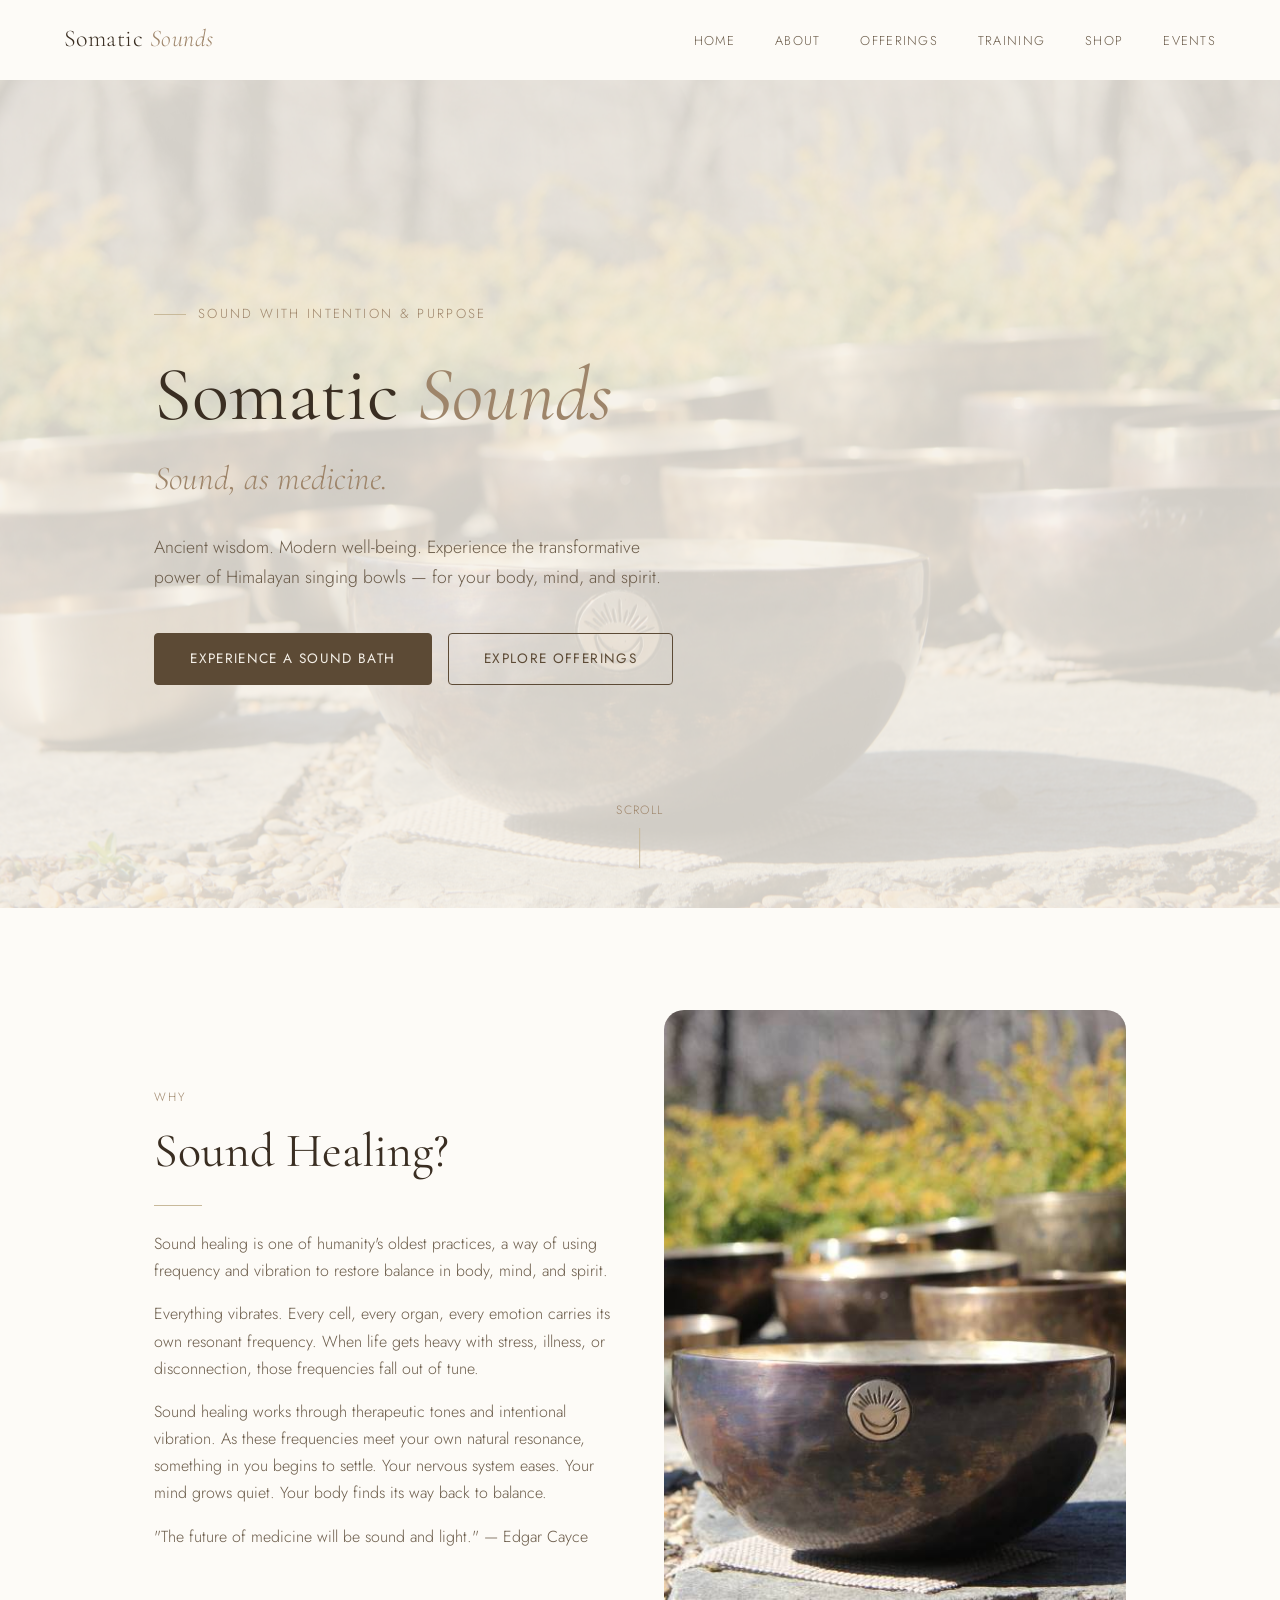
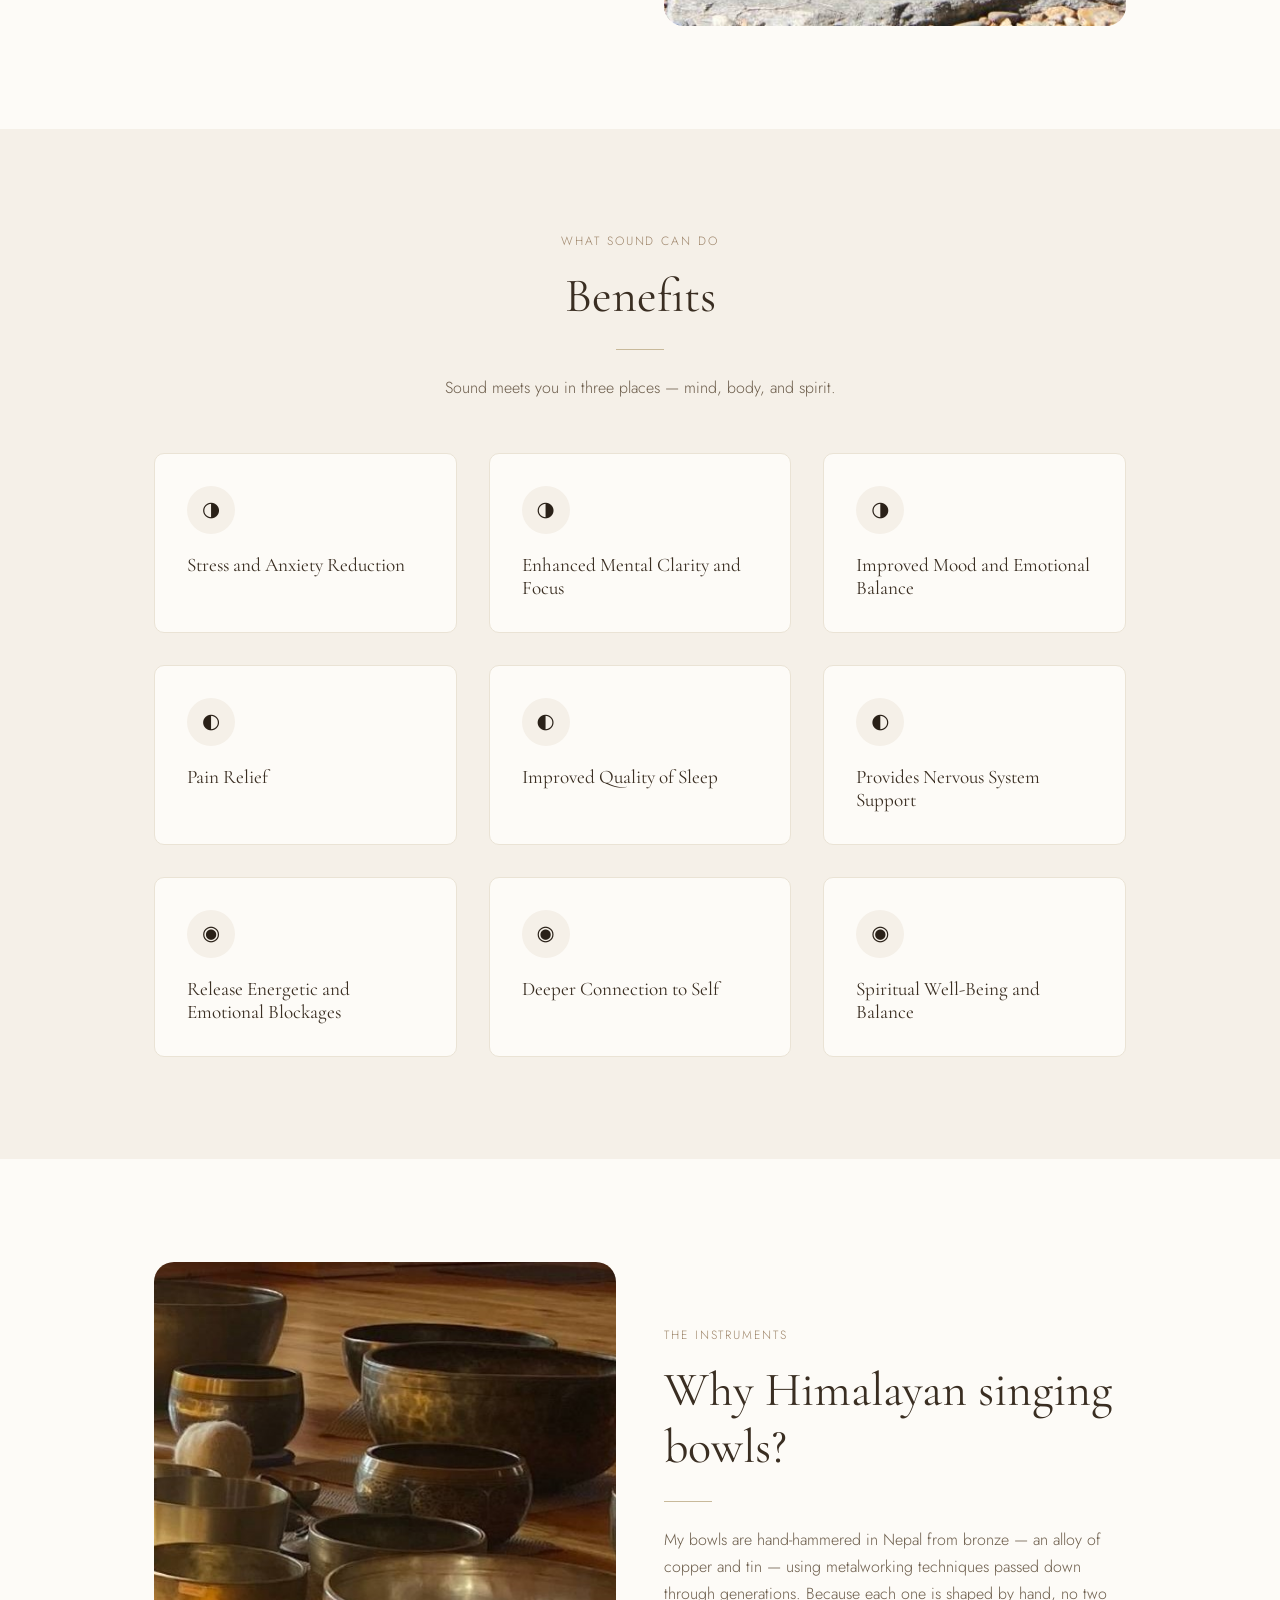
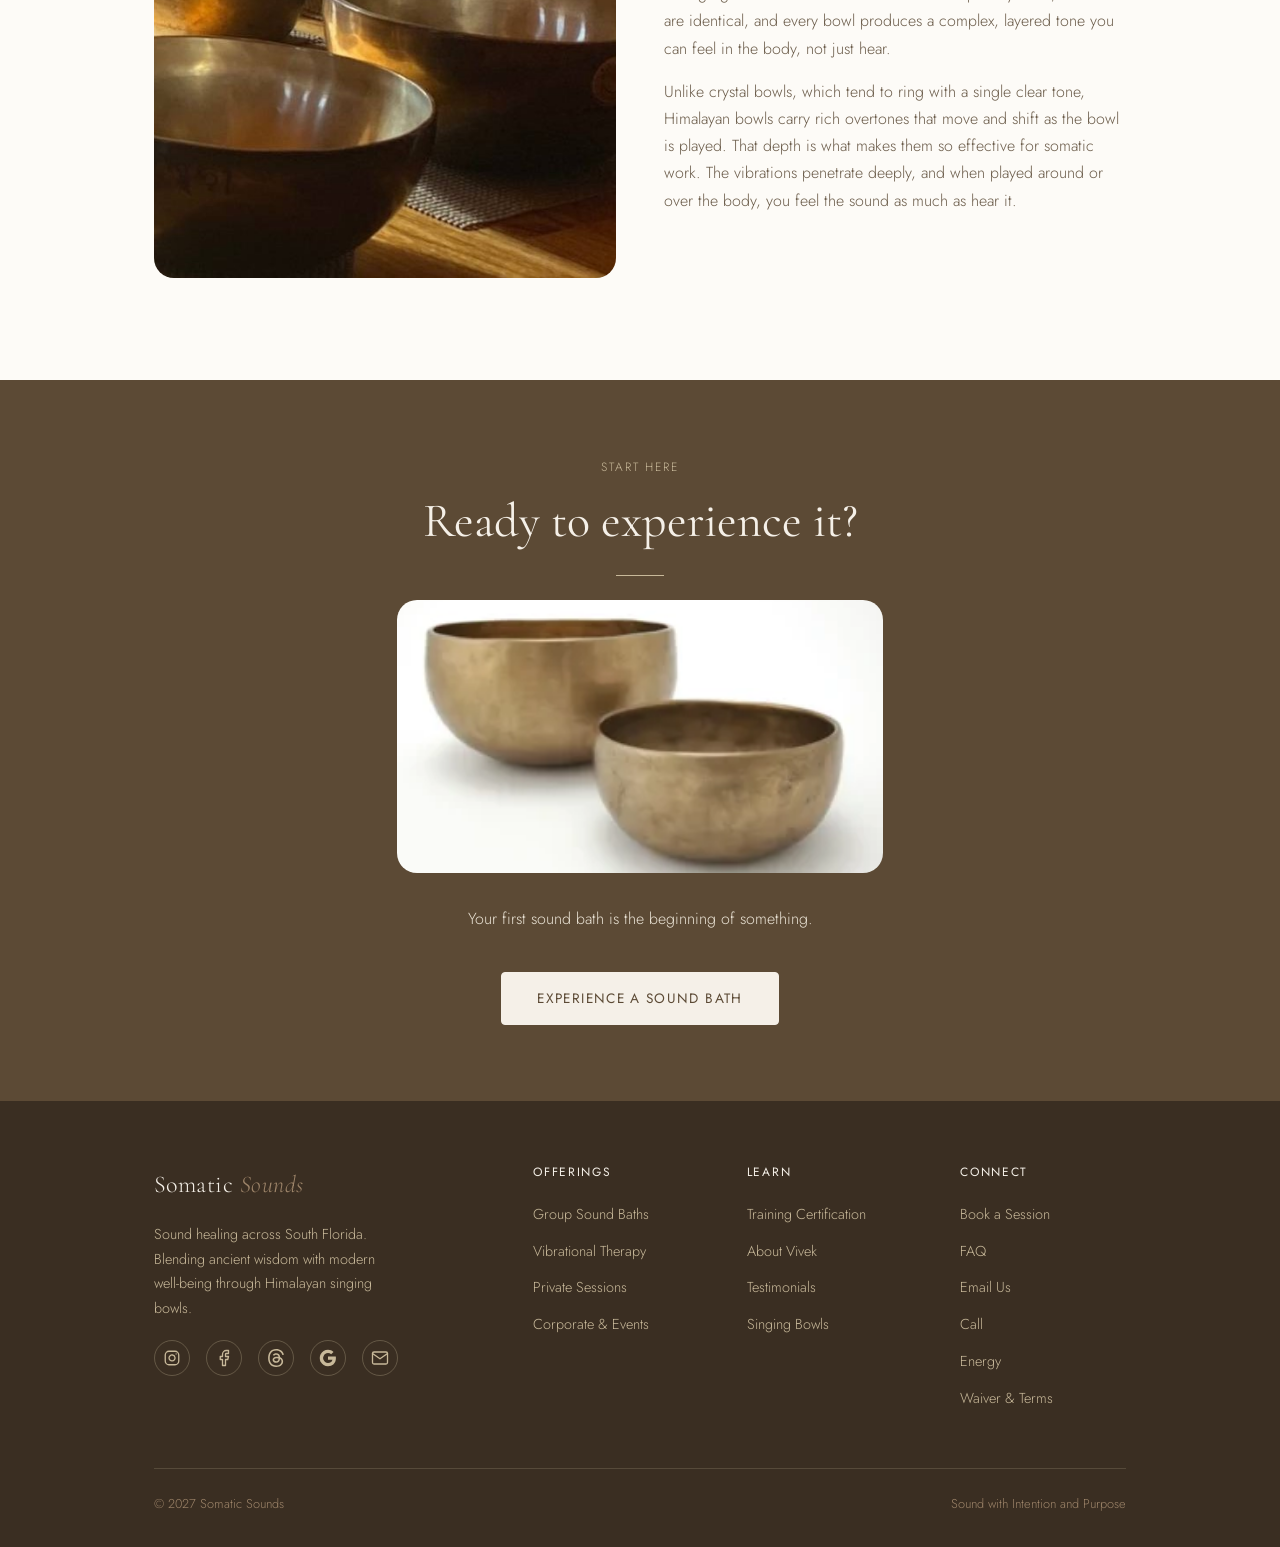
<file: index.html>
<!-- ============================
     SOMATIC SOUNDS — index.html
     ============================ -->
<!DOCTYPE html>
<html lang="en">
<head>
  <meta charset="UTF-8" />
  <meta name="viewport" content="width=device-width, initial-scale=1.0" />
  <title>Somatic Sounds | Sound Healing in Fort Lauderdale & South Florida</title>
  <meta name="description" content="Sound healing in Fort Lauderdale, Miami, and West Palm Beach with Himalayan singing bowls. Group sound baths, private Vibrational Sound Therapy, sound healing training, and retreats." />
  <link rel="canonical" href="https://somaticsounds.net/" />



<!-- Favicon -->
<link rel="icon" href="/favicon.ico" sizes="any">
<link rel="icon" type="image/png" sizes="32x32" href="/assets/images/favicons/somatic-favicon-32x32.png">
<link rel="icon" type="image/png" sizes="16x16" href="/assets/images/favicons/somatic-favicon-16x16.png">
<link rel="apple-touch-icon" sizes="180x180" href="/assets/images/favicons/somatic-favicon-180x180.png">
<link rel="icon" type="image/png" sizes="192x192" href="/assets/images/favicons/somatic-favicon-192x192.png">
<link rel="icon" type="image/png" sizes="512x512" href="/assets/images/favicons/somatic-favicon-512x512.png">

  <!-- Open Graph -->
  <meta property="og:title" content="Somatic Sounds | Sound Healing in Fort Lauderdale & South Florida" />
  <meta property="og:description" content="Sound healing across South Florida — Fort Lauderdale, Miami, and West Palm Beach. Offering group sound bath meditations, private sessions & sound healing training using Himalayan singing bowls to promote wellness and balance. Led by Vivek Chugh." />
  <meta property="og:url" content="https://somaticsounds.net/" />
  <meta property="og:image" content="https://somaticsounds.net/assets/images/2024/04/1-22-IMG_5878-scaled.jpg" />
  <meta property="og:type" content="website" />
  <meta property="og:site_name" content="Somatic Sounds" />
  <meta property="og:image:alt" content="Vivek Chugh sound healing facilitator in South Florida" />

  <!-- Twitter Card -->
  <meta name="twitter:card" content="summary_large_image" />
  <meta name="twitter:title" content="Somatic Sounds | Sound Healing in Fort Lauderdale & South Florida" />
  <meta name="twitter:description" content="Sound healing across South Florida — Fort Lauderdale, Miami, and West Palm Beach. Offering group sound bath meditations, private sessions & sound healing training using Himalayan singing bowls to promote wellness and balance. Led by Vivek Chugh." />
  <meta name="twitter:image" content="https://somaticsounds.net/assets/images/2024/04/1-22-IMG_5878-scaled.jpg" />
  <!-- Schema.org: Local Business -->
  <script type="application/ld+json">
  {
    "@context": "https://schema.org",
    "@type": "HealthAndBeautyBusiness",
    "@id": "https://somaticsounds.net/#business",
    "name": "Somatic Sounds",
    "url": "https://somaticsounds.net",
    "logo": "https://somaticsounds.net/assets/images/favicons/somatic-favicon-512x512.png",
    "image": "https://somaticsounds.net/assets/images/2024/04/1-22-IMG_5878-scaled.jpg",
    "description": "Vibrational Sound Therapy. Offering group sound bath, sound healing meditations, private event sessions & sound healing training using Himalayan singing bowls to promote wellness and balance.",
    "founder": { "@type": "Person", "name": "Vivek Chugh" },
    "address": {
      "@type": "PostalAddress",
      "addressLocality": "Fort Lauderdale",
      "addressRegion": "FL",
      "addressCountry": "US"
    },
    "areaServed": [
      { "@type": "City", "name": "Fort Lauderdale" },
      { "@type": "City", "name": "Miami" },
      { "@type": "City", "name": "West Palm Beach" }
    ],
    "telephone": "+1-828-505-6976",
    "email": "somaticsoundsvst@gmail.com",
    "priceRange": "$$",
    "sameAs": [
      "https://www.instagram.com/somatic_sounds_vivek/",
      "https://www.facebook.com/profile.php?id=61555731204932",
      "https://www.threads.net/@somatic_sounds_vivek"
    ]
  }
  </script>
  <!-- Preload the two faces used above the fold -->
  <!-- Preload every face used above the fold. The nav wordmark is
       Cormorant 300 (roman + italic) — that is the one that used to flash. -->
  <link rel="preload" href="assets/fonts/jost-latin-300-normal.woff2" as="font" type="font/woff2" crossorigin />
  <link rel="preload" href="assets/fonts/jost-latin-400-normal.woff2" as="font" type="font/woff2" crossorigin />
  <link rel="preload" href="assets/fonts/cormorant-garamond-latin-300-normal.woff2" as="font" type="font/woff2" crossorigin />
  <link rel="preload" href="assets/fonts/cormorant-garamond-latin-300-italic.woff2" as="font" type="font/woff2" crossorigin />
  <link rel="preload" href="assets/fonts/cormorant-garamond-latin-400-normal.woff2" as="font" type="font/woff2" crossorigin />
  <link rel="preload" href="assets/fonts/cormorant-garamond-latin-400-italic.woff2" as="font" type="font/woff2" crossorigin />
  <link rel="stylesheet" href="assets/css/style.css" />
</head>
<body class="page-body">

  <!-- NAV -->
  <nav class="site-nav">
    <a href="index.html" class="nav-logo">Somatic <span>Sounds</span></a>
    <ul class="nav-links">
      <li><a href="index.html">Home</a></li>
      <li><a href="about.html">About</a></li>
      <li><a href="offerings.html">Offerings</a></li>
      <li><a href="training.html">Training</a></li>
      <li><a href="shop.html">Shop</a></li>
      <li><a href="events.html">Events</a></li>
    </ul>
    <button class="nav-toggle" aria-label="Menu">
      <span></span><span></span><span></span>
    </button>
  </nav>

<!-- ============ HERO ============ -->
<section class="hero">
  <div class="hero-bg"></div>
  <div class="container">
    <div class="hero-content">
      <p class="hero-eyebrow">Sound with Intention & Purpose</p>
       <h1>Somatic <span class="hero-accent">Sounds</span></h1>
      <h2 class="hero-tagline"><em>Sound, as medicine.</em></h2>
      <p class="hero-sub">Ancient wisdom. Modern well-being. Experience the transformative power of Himalayan singing bowls — for your body, mind, and spirit.</p>
      <div class="hero-actions">
        <a href="events.html" class="btn btn-primary">Experience a Sound Bath</a>
        <a href="offerings.html" class="btn btn-outline">Explore Offerings</a>
      </div>
    </div>
  </div>
  <div class="hero-scroll">Scroll</div>
</section>

  <!-- ============ WHAT IS SOUND HEALING ============ -->
  <section class="bg-white">
    <div class="container">
      <div class="grid-2">
        <div class="fade-up">
          <span class="section-label">Why</span>
                    <h2>Sound Healing?</h2>
          <div class="divider"></div>
          <p>Sound healing is one of humanity's oldest practices, a way of using frequency and vibration to restore balance in body, mind, and spirit.</p>
          <p class="mt-1">Everything vibrates. Every cell, every organ, every emotion carries its own resonant frequency. When life gets heavy with stress, illness, or disconnection, those frequencies fall out of tune.</p>
          <p class="mt-1">Sound healing works through therapeutic tones and intentional vibration. As these frequencies meet your own natural resonance, something in you begins to settle. Your nervous system eases. Your mind grows quiet. Your body finds its way back to balance.</p>
          <p class="mt-1">"The future of medicine will be sound and light." — Edgar Cayce</p>
          
          <!--a href="offerings.html" class="btn btn-outline mt-2">Our Offerings</a-->
        </div>
        <div class="img-rounded fade-up" style="animation-delay: 0.15s;">
          <img src="assets/images/2024/04/1-22-IMG_5878-sound.jpg" alt="Himalayan singing bowls arranged for a sound healing session" class="img-tall" width="1024" height="648" loading="lazy" />
        </div>
      </div>
    </div>
  </section>

  <!-- ============ BENEFITS ============ -->
  <section class="bg-sand">
    <div class="container">
      <div class="section-header center fade-up">
        <span class="section-label">What sound can do</span>
        <h2>Benefits</h2>
        <div class="divider center"></div>
        <p>Sound meets you in three places — mind, body, and spirit.</p>
      </div>
      <div class="grid-3 mt-2">
        <div class="card fade-up">
          <div class="card-icon">◑</div>
          <h4>Stress and Anxiety Reduction</h4>
          <p></p>
        </div>
        <div class="card fade-up" style="animation-delay:0.1s">
          <div class="card-icon">◑</div>
          <h4>Enhanced Mental Clarity and Focus</h4>
          <p></p>
        </div>
        <div class="card fade-up" style="animation-delay:0.2s">
          <div class="card-icon">◑</div>
          <h4>Improved Mood and Emotional Balance</h4>
          <p></p>
        </div>
        <div class="card fade-up" style="animation-delay:0.05s">
          <div class="card-icon">◐</div>
          <h4>Pain Relief</h4>
          <p></p>
        </div>
        <div class="card fade-up" style="animation-delay:0.15s">
          <div class="card-icon">◐</div>
          <h4>Improved Quality of Sleep</h4>
          <p></p>
        </div>
        <div class="card fade-up" style="animation-delay:0.25s">
          <div class="card-icon">◐</div>
          <h4>Provides Nervous System Support</h4>
          <p></p>
        </div>
        <div class="card fade-up" style="animation-delay:0.1s">
          <div class="card-icon">◉</div>
          <h4>Release Energetic and Emotional Blockages</h4>
          <p></p>
        </div>
        <div class="card fade-up" style="animation-delay:0.2s">
          <div class="card-icon">◉</div>
          <h4>Deeper Connection to Self</h4>
          <p></p>
        </div>
        <div class="card fade-up" style="animation-delay:0.3s">
          <div class="card-icon">◉</div>
          <h4>Spiritual Well-Being and Balance</h4>
          <p></p>
        </div>
      </div>
    </div>
  </section>

  <!-- ============ WHY HIMALAYAN BOWLS ============ -->
  <section class="bg-white">
    <div class="container">
      <div class="grid-2">
        <div class="img-rounded fade-up">
          <img src="assets/images/bowls/mixbowldark2.jpg"
               alt="Hand-hammered Himalayan singing bowls from Nepal"
               class="img-tall"
               width="1024" height="648" loading="lazy" />
        </div>
        <div class="fade-up" style="animation-delay: 0.15s;">
          <span class="section-label">The Instruments</span>
          <h2>Why Himalayan singing bowls?</h2>
          <div class="divider"></div>
          <p>My bowls are hand-hammered in Nepal from bronze — an alloy of copper and tin — using metalworking techniques passed down through generations. Because each one is shaped by hand, no two are identical, and every bowl produces a complex, layered tone you can feel in the body, not just hear.</p>
          <p class="mt-1">Unlike crystal bowls, which tend to ring with a single clear tone, Himalayan bowls carry rich overtones that move and shift as the bowl is played. That depth is what makes them so effective for somatic work. The vibrations penetrate deeply, and when played around or over the body, you feel the sound as much as hear it.</p>
        </div>
      </div>
    </div>
  </section>

  <!-- ============ CTA BAND ============ -->
  <section class="band">
    <div class="container center fade-up">
      <span class="section-label" style="color: var(--stone);">Start Here</span>
      <h2>Ready to experience it?</h2>
      <div class="divider center" style="background:var(--stone)"></div>
      <img src="assets/images/2024/09/photo-1579755219068-207d2d6c397d-300x247.webp" alt="Himalayan bowls" class="img-rounded img-wide" style="max-width: 50%; height: auto; display: block; margin: 0 auto 2rem;" width="300" height="247" loading="lazy" />
      <p style="color:var(--sand-dark); margin: 0 auto 2.5rem;">Your first sound bath is the beginning of something.</p>
      <div class="gap-actions" style="justify-content:center">
        <a href="events.html" class="btn btn-light">Experience a Sound Bath</a>
        </div>
    </div>
  </section> 

  <!-- FOOTER -->
  <footer class="site-footer">
    <div class="container">
      <div class="footer-grid">
				<div class="footer-brand">
				  <a href="index.html" class="nav-logo">Somatic <span>Sounds</span></a>
				  <p>Sound healing across South Florida. Blending ancient wisdom with modern well-being through Himalayan singing bowls.</p>
				  <div class="social-links">
					<a href="https://www.instagram.com/somatic_sounds_vivek/" aria-label="Instagram" target="_blank" rel="noopener">
					  <svg viewBox="0 0 24 24" fill="none" stroke="currentColor" stroke-width="1.75" stroke-linecap="round" stroke-linejoin="round" aria-hidden="true">
						<rect x="3" y="3" width="18" height="18" rx="5" ry="5"/>
						<path d="M16 11.37A4 4 0 1 1 12.63 8 4 4 0 0 1 16 11.37z"/>
						<line x1="17.5" y1="6.5" x2="17.51" y2="6.5"/>
					  </svg>
					</a>
					<a href="https://www.facebook.com/profile.php?id=61555731204932&sk=about" aria-label="Facebook" target="_blank" rel="noopener">
					  <svg viewBox="0 0 24 24" fill="none" stroke="currentColor" stroke-width="1.75" stroke-linecap="round" stroke-linejoin="round" aria-hidden="true">
						<path d="M18 2h-3a5 5 0 0 0-5 5v3H7v4h3v8h4v-8h3l1-4h-4V7a1 1 0 0 1 1-1h3z"/>
					  </svg>
					</a>
					<a href="https://www.threads.net/@somatic_sounds_vivek" aria-label="Threads" target="_blank" rel="noopener">
					  <svg viewBox="0 0 24 24" fill="currentColor" aria-hidden="true">
						<path d="M12.186 24h-.007c-3.581-.024-6.334-1.205-8.184-3.509C2.35 18.44 1.5 15.586 1.472 12.01v-.017c.03-3.579.879-6.43 2.525-8.482C5.845 1.205 8.6.024 12.18 0h.014c2.746.02 5.043.725 6.826 2.098 1.677 1.29 2.858 3.13 3.509 5.467l-2.04.569c-1.104-3.96-3.898-5.984-8.304-6.015-2.91.022-5.11.936-6.54 2.717C4.307 6.504 3.616 8.914 3.589 12c.027 3.086.718 5.496 2.057 7.164 1.43 1.78 3.631 2.695 6.54 2.717 2.623-.02 4.358-.631 5.8-2.045 1.647-1.613 1.618-3.593 1.09-4.798-.31-.71-.873-1.3-1.634-1.75-.192 1.352-.622 2.446-1.284 3.272-.886 1.102-2.14 1.704-3.73 1.79-1.202.065-2.361-.218-3.259-.801-1.063-.689-1.685-1.74-1.752-2.964-.065-1.19.408-2.285 1.33-3.082.88-.76 2.119-1.207 3.583-1.291a13.853 13.853 0 0 1 3.02.142c-.126-.742-.375-1.332-.75-1.757-.513-.586-1.308-.883-2.359-.89h-.029c-.844 0-1.992.232-2.721 1.32L7.734 7.847c.98-1.454 2.568-2.256 4.478-2.256h.044c3.194.02 5.097 1.975 5.287 5.388.108.046.216.094.321.142 1.49.7 2.58 1.761 3.154 3.07.797 1.82.871 4.79-1.548 7.158-1.85 1.81-4.094 2.628-7.277 2.65Zm1.003-11.69c-.242 0-.487.007-.739.021-1.836.103-2.98.946-2.916 2.143.067 1.256 1.452 1.839 2.784 1.767 1.224-.065 2.818-.543 3.086-3.71a10.5 10.5 0 0 0-2.215-.221z"/>
					  </svg>
					</a>
					<a href="https://maps.app.goo.gl/hyhvpstZaKZkkean6" aria-label="Google" target="_blank" rel="noopener">
					  <svg viewBox="0 0 24 24" fill="currentColor" aria-hidden="true">
						<path d="M22.56 12.25c0-.78-.07-1.53-.2-2.25H12v4.26h5.92c-.26 1.37-1.04 2.53-2.21 3.31v2.77h3.57c2.08-1.92 3.28-4.74 3.28-8.09z"/>
						<path d="M12 23c2.97 0 5.46-.98 7.28-2.66l-3.57-2.77c-.99.66-2.26 1.06-3.71 1.06-2.86 0-5.29-1.93-6.16-4.53H2.18v2.84C3.99 20.53 7.7 23 12 23z"/>
						<path d="M5.84 14.09c-.22-.66-.35-1.36-.35-2.09s.13-1.43.35-2.09V7.07H2.18C1.43 8.55 1 10.22 1 12s.43 3.45 1.18 4.93l2.85-2.22.81-.62z"/>
						<path d="M12 5.38c1.62 0 3.06.56 4.21 1.64l3.15-3.15C17.45 2.09 14.97 1 12 1 7.7 1 3.99 3.47 2.18 7.07l3.66 2.84c.87-2.6 3.3-4.53 6.16-4.53z"/>
					  </svg>
					</a>
					<a href="mailto:somaticsoundsvst@gmail.com" aria-label="Email">
					  <svg viewBox="0 0 24 24" fill="none" stroke="currentColor" stroke-width="1.75" stroke-linecap="round" stroke-linejoin="round" aria-hidden="true">
						<path d="M4 4h16c1.1 0 2 .9 2 2v12c0 1.1-.9 2-2 2H4c-1.1 0-2-.9-2-2V6c0-1.1.9-2 2-2z"/>
						<polyline points="22,6 12,13 2,6"/>
					  </svg>
					</a>
				  </div>
				</div>
        <div class="footer-col">
          <h4>Offerings</h4>
          <ul>
            <li><a href="events.html">Group Sound Baths</a></li>
            <li><a href="offerings.html">Vibrational Therapy</a></li>
            <li><a href="offerings.html">Private Sessions</a></li>
            <li><a href="offerings.html">Corporate & Events</a></li>
          </ul>
        </div>
        <div class="footer-col">
          <h4>Learn</h4>
          <ul>
            <li><a href="training.html">Training Certification</a></li>
            <li><a href="about.html">About Vivek</a></li>
            <li><a href="events.html#testimonials">Testimonials</a></li>
            <li><a href="shop.html">Singing Bowls</a></li>
          </ul>
        </div>
        <div class="footer-col">
          <h4>Connect</h4>
          <ul>
            <li><a href="events.html">Book a Session</a></li>
            <li><a href="events.html#faq">FAQ</a></li>
            <li><a href="mailto:somaticsoundsvst@gmail.com">Email Us</a></li>
            <li><a href="https://maps.app.goo.gl/hyhvpstZaKZkkean6">Call</a></li>
            <li><a href="energy.html">Energy</a></li>
            <li><a href="liability.html">Waiver & Terms</a></li>
          </ul>
        </div>
      </div>
      <div class="footer-bottom">
        <span>© 2027 Somatic Sounds</span>
        <span>Sound with Intention and Purpose</span>
      </div>
    </div>
  </footer>

  <script src="assets/js/main.js"></script>
</body>
</html>
</file>
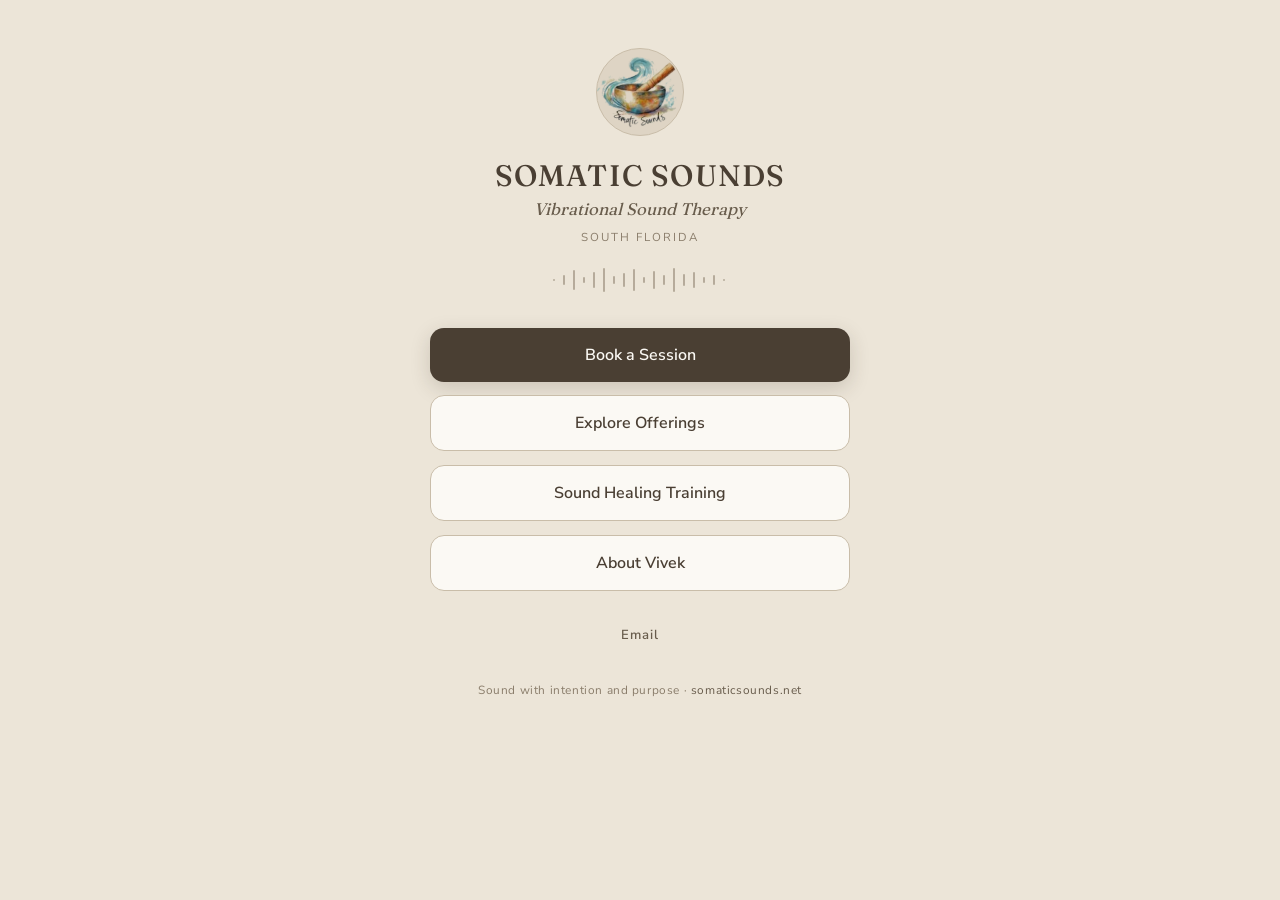
<file: linktree/index.html>
<!DOCTYPE html>
<html lang="en">
<head>
  <meta charset="UTF-8" />
  <meta name="viewport" content="width=device-width, initial-scale=1.0" />
  <title>Somatic Sounds — Links</title>
  <meta name="description" content="Somatic Sounds with Vivek Chugh. Book a sound bath, shop Himalayan singing bowls, and explore vibrational sound therapy in Fort Lauderdale and South Florida." />
  <link rel="canonical" href="https://somaticsounds.net/linktree/" />

  <link rel="icon" type="image/jpeg" href="/assets/images/2024/04/cropped-Gemini_Generated_Image-32x32.jpeg" />
  <link rel="apple-touch-icon" href="/assets/images/2024/04/cropped-Gemini_Generated_Image-180x180.jpeg" />

  <!-- Open Graph -->
  <meta property="og:title" content="Somatic Sounds — Links" />
  <meta property="og:description" content="Book a sound bath, shop singing bowls, and explore vibrational sound therapy in Fort Lauderdale and South Florida." />
  <meta property="og:url" content="https://somaticsounds.net/linktree/" />
  <meta property="og:image" content="https://somaticsounds.net/assets/images/2024/05/09-DSC06064.jpg" />
  <meta property="og:type" content="website" />
  <meta property="og:site_name" content="Somatic Sounds" />

  <!-- Preload the two faces used above the fold -->
  <link rel="preload" href="../assets/fonts/nunito-sans-latin-400-normal.woff2" as="font" type="font/woff2" crossorigin />
  <link rel="preload" href="../assets/fonts/fraunces-latin-opsz-normal.woff2" as="font" type="font/woff2" crossorigin />

  <style>
    /* ---- FONTS (self-hosted) ----
       Fraunces (variable, optical-size axis) + Nunito Sans, woff2.
       Both SIL Open Font License 1.1. */

    @font-face {
      font-family: 'Fraunces';
      font-style: normal;
      font-weight: 100 900;
      font-display: block;
      src: url('../assets/fonts/fraunces-latin-opsz-normal.woff2') format('woff2');
      unicode-range: U+0000-00FF,U+0131,U+0152-0153,U+02BB-02BC,U+02C6,U+02DA,U+02DC,U+0304,U+0308,U+0329,U+2000-206F,U+20AC,U+2122,U+2191,U+2193,U+2212,U+2215,U+FEFF,U+FFFD;
    }
    @font-face {
      font-family: 'Fraunces';
      font-style: normal;
      font-weight: 100 900;
      font-display: block;
      src: url('../assets/fonts/fraunces-latin-ext-opsz-normal.woff2') format('woff2');
      unicode-range: U+0100-02BA,U+02BD-02C5,U+02C7-02CC,U+02CE-02D7,U+02DD-02FF,U+0304,U+0308,U+0329,U+1D00-1DBF,U+1E00-1E9F,U+1EF2-1EFF,U+2020,U+20A0-20AB,U+20AD-20C0,U+2113,U+2C60-2C7F,U+A720-A7FF;
    }

    @font-face {
      font-family: 'Nunito Sans';
      font-style: normal;
      font-weight: 400;
      font-display: swap;
      src: url('../assets/fonts/nunito-sans-latin-400-normal.woff2') format('woff2');
      unicode-range: U+0000-00FF,U+0131,U+0152-0153,U+02BB-02BC,U+02C6,U+02DA,U+02DC,U+0304,U+0308,U+0329,U+2000-206F,U+20AC,U+2122,U+2191,U+2193,U+2212,U+2215,U+FEFF,U+FFFD;
    }
    @font-face {
      font-family: 'Nunito Sans';
      font-style: normal;
      font-weight: 400;
      font-display: swap;
      src: url('../assets/fonts/nunito-sans-latin-ext-400-normal.woff2') format('woff2');
      unicode-range: U+0100-02BA,U+02BD-02C5,U+02C7-02CC,U+02CE-02D7,U+02DD-02FF,U+0304,U+0308,U+0329,U+1D00-1DBF,U+1E00-1E9F,U+1EF2-1EFF,U+2020,U+20A0-20AB,U+20AD-20C0,U+2113,U+2C60-2C7F,U+A720-A7FF;
    }
    @font-face {
      font-family: 'Nunito Sans';
      font-style: normal;
      font-weight: 600;
      font-display: swap;
      src: url('../assets/fonts/nunito-sans-latin-600-normal.woff2') format('woff2');
      unicode-range: U+0000-00FF,U+0131,U+0152-0153,U+02BB-02BC,U+02C6,U+02DA,U+02DC,U+0304,U+0308,U+0329,U+2000-206F,U+20AC,U+2122,U+2191,U+2193,U+2212,U+2215,U+FEFF,U+FFFD;
    }
    @font-face {
      font-family: 'Nunito Sans';
      font-style: normal;
      font-weight: 600;
      font-display: swap;
      src: url('../assets/fonts/nunito-sans-latin-ext-600-normal.woff2') format('woff2');
      unicode-range: U+0100-02BA,U+02BD-02C5,U+02C7-02CC,U+02CE-02D7,U+02DD-02FF,U+0304,U+0308,U+0329,U+1D00-1DBF,U+1E00-1E9F,U+1EF2-1EFF,U+2020,U+20A0-20AB,U+20AD-20C0,U+2113,U+2C60-2C7F,U+A720-A7FF;
    }

    :root {
      --bg: #ece5d8;
      --sand: #ded4c4;
      --sand-dark: #c9bda9;
      --white: #fbf9f4;
      --bark: #4a3f33;
      --stone: #8a7d6b;
      --stone-dark: #685c4c;
      --radius-md: 14px;
      --radius-lg: 22px;
      --font-serif: 'Fraunces', Georgia, serif;
      --font-sans: 'Nunito Sans', system-ui, sans-serif;
      --transition: 0.25s ease;
    }

    * { box-sizing: border-box; margin: 0; padding: 0; }

    body {
      font-family: var(--font-sans);
      background: var(--bg);
      color: var(--bark);
      min-height: 100vh;
      display: flex;
      justify-content: center;
      padding: 3rem 1.25rem 2.5rem;
      -webkit-font-smoothing: antialiased;
    }

    .hub {
      width: 100%;
      max-width: 420px;
      text-align: center;
      animation: rise 0.7s ease both;
    }
    @keyframes rise {
      from { opacity: 0; transform: translateY(14px); }
      to   { opacity: 1; transform: translateY(0); }
    }

    /* emblem */
    .emblem {
      width: 88px;
      height: 88px;
      margin: 0 auto 1.5rem;
      border-radius: 50%;
      overflow: hidden;
      background: var(--sand);
      border: 1px solid var(--sand-dark);
    }
    .emblem img {
      width: 100%;
      height: 100%;
      object-fit: cover;
      display: block;
    }

    .wordmark {
      font-family: var(--font-serif);
      font-size: 1.85rem;
      font-weight: 500;
      letter-spacing: 0.04em;
      text-transform: uppercase;
      color: var(--bark);
      line-height: 1.1;
    }
    .tagline {
      font-family: var(--font-serif);
      font-style: italic;
      font-size: 1.05rem;
      color: var(--stone-dark);
      margin-top: 0.4rem;
    }
    .location {
      font-size: 0.72rem;
      letter-spacing: 0.18em;
      text-transform: uppercase;
      color: var(--stone);
      margin-top: 0.6rem;
    }

    /* waveform divider, a nod to the card */
    .wave {
      width: 180px;
      height: 26px;
      margin: 1.4rem auto 1.8rem;
      opacity: 0.55;
    }
    .wave line { stroke: var(--stone); stroke-width: 2; stroke-linecap: round; }

    .links { display: flex; flex-direction: column; gap: 0.85rem; }

    .link {
      display: block;
      padding: 1rem 1.25rem;
      border-radius: var(--radius-md);
      font-size: 1rem;
      font-weight: 600;
      text-decoration: none;
      transition: transform var(--transition), box-shadow var(--transition), background var(--transition);
    }
    .link:hover { transform: translateY(-2px); }

    .link-primary {
      background: var(--bark);
      color: var(--white);
      box-shadow: 0 6px 20px rgba(58, 46, 34, 0.18);
    }
    .link-primary:hover { box-shadow: 0 10px 26px rgba(58, 46, 34, 0.26); }

    .link-outline {
      background: var(--white);
      color: var(--bark);
      border: 1px solid var(--sand-dark);
    }
    .link-outline:hover { box-shadow: 0 6px 18px rgba(58, 46, 34, 0.1); }

    .socials {
      display: flex;
      justify-content: center;
      gap: 1.4rem;
      margin-top: 2.2rem;
    }
    .socials a {
      font-size: 0.82rem;
      font-weight: 600;
      letter-spacing: 0.08em;
      color: var(--stone-dark);
      text-decoration: none;
      transition: color var(--transition);
    }
    .socials a:hover { color: var(--bark); }

    .foot {
      margin-top: 2.4rem;
      font-size: 0.74rem;
      letter-spacing: 0.05em;
      color: var(--stone);
    }
    .foot a { color: var(--stone-dark); text-decoration: none; }
    .foot a:hover { color: var(--bark); }
  </style>
</head>
<body>

  <main class="hub">

    <div class="emblem">
      <img src="/assets/images/favicons/somatic-favicon-512x512.png" alt="Somatic Sounds logo" width="512" height="512" />
    </div>

    <h1 class="wordmark">Somatic Sounds</h1>
    <p class="tagline">Vibrational Sound Therapy</p>
    <p class="location">South Florida</p>

    <svg class="wave" viewBox="0 0 180 26" aria-hidden="true">
      <line x1="4"   y1="13" x2="4"   y2="13"/>
      <line x1="14"  y1="9"  x2="14"  y2="17"/>
      <line x1="24"  y1="4"  x2="24"  y2="22"/>
      <line x1="34"  y1="11" x2="34"  y2="15"/>
      <line x1="44"  y1="6"  x2="44"  y2="20"/>
      <line x1="54"  y1="2"  x2="54"  y2="24"/>
      <line x1="64"  y1="10" x2="64"  y2="16"/>
      <line x1="74"  y1="7"  x2="74"  y2="19"/>
      <line x1="84"  y1="3"  x2="84"  y2="23"/>
      <line x1="94"  y1="11" x2="94"  y2="15"/>
      <line x1="104" y1="5"  x2="104" y2="21"/>
      <line x1="114" y1="9"  x2="114" y2="17"/>
      <line x1="124" y1="2"  x2="124" y2="24"/>
      <line x1="134" y1="8"  x2="134" y2="18"/>
      <line x1="144" y1="6"  x2="144" y2="20"/>
      <line x1="154" y1="11" x2="154" y2="15"/>
      <line x1="164" y1="9"  x2="164" y2="17"/>
      <line x1="174" y1="13" x2="174" y2="13"/>
    </svg>

    <nav class="links">
      <a class="link link-primary" href="/events.html">Book a Session</a>
      <a class="link link-outline" href="/offerings.html">Explore Offerings</a>
      <a class="link link-outline" href="/training.html">Sound Healing Training</a>
      <a class="link link-outline" href="/about.html">About Vivek</a>
    </nav>

    <div class="socials">
      <a href="mailto:somaticsoundsvst@gmail.com">Email</a>
    </div>

    <p class="foot">Sound with intention and purpose · <a href="/">somaticsounds.net</a></p>

  </main>

</body>
</html>
</file>
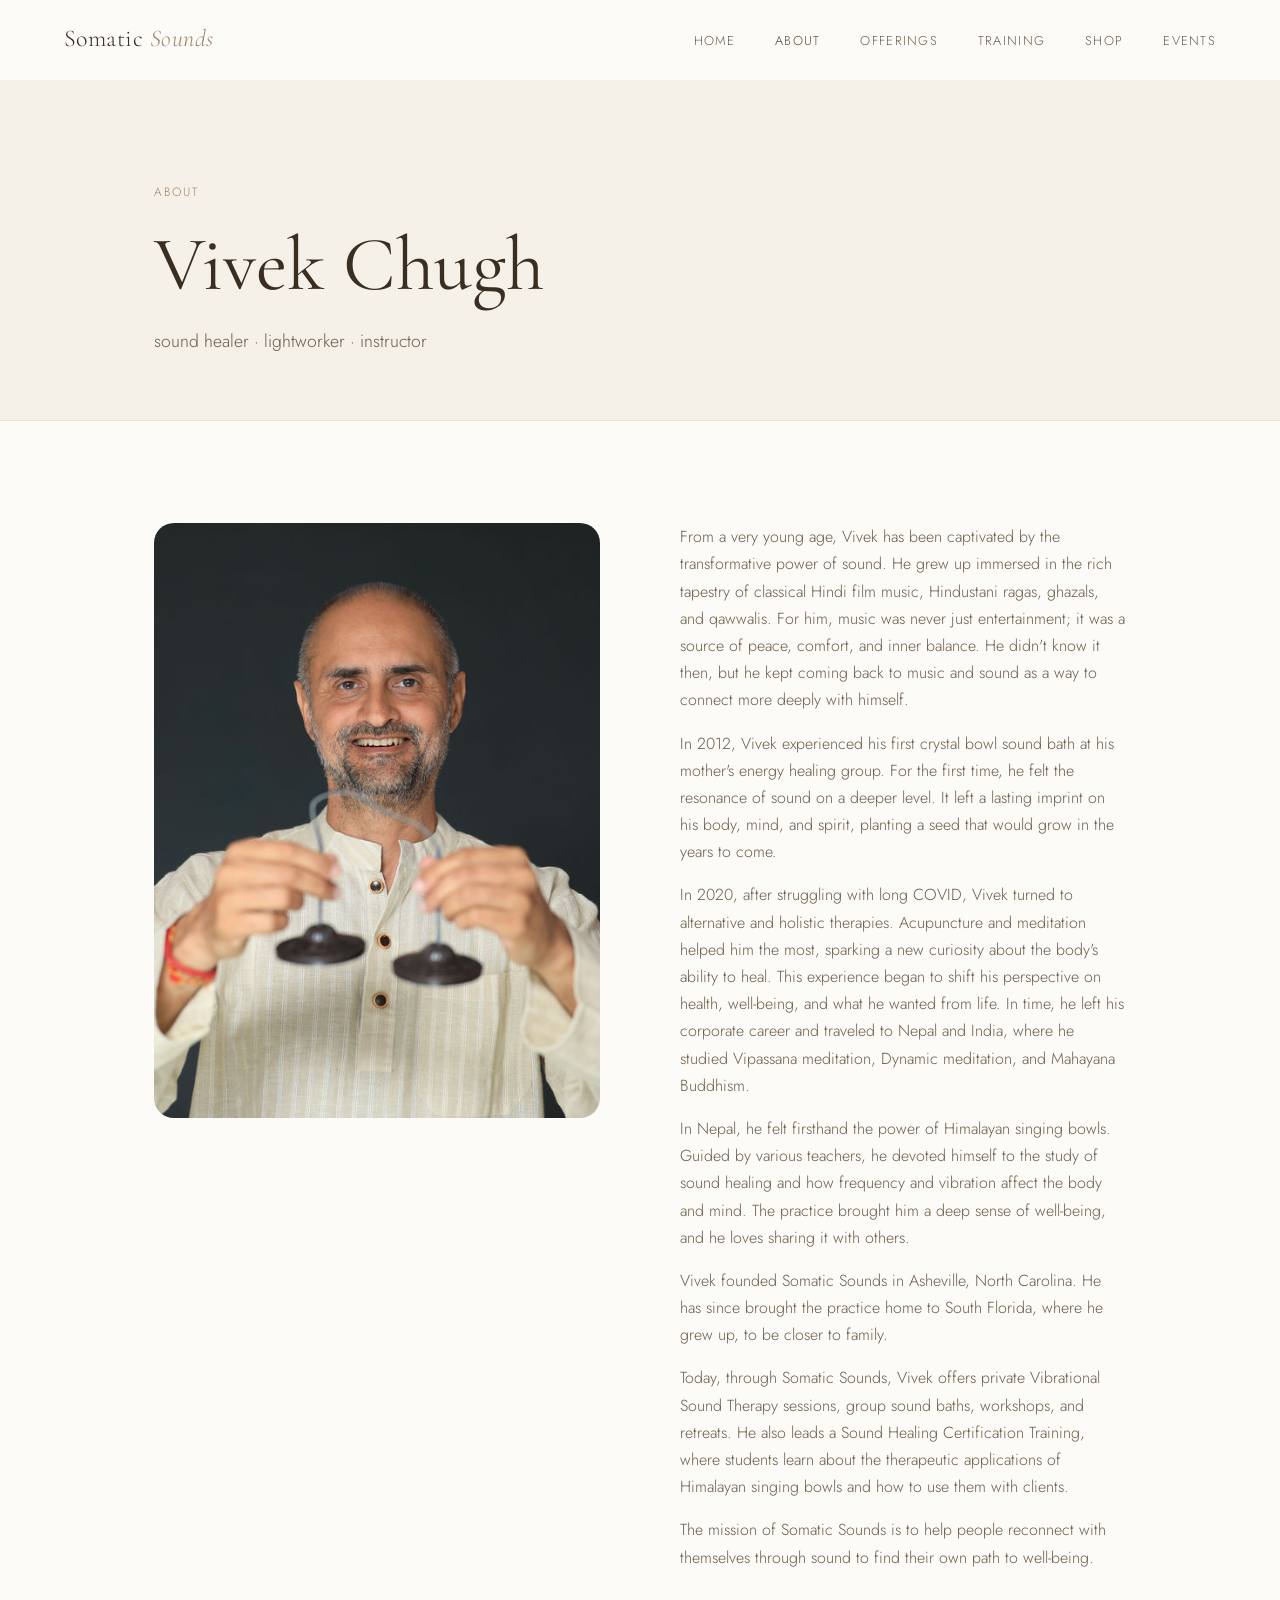
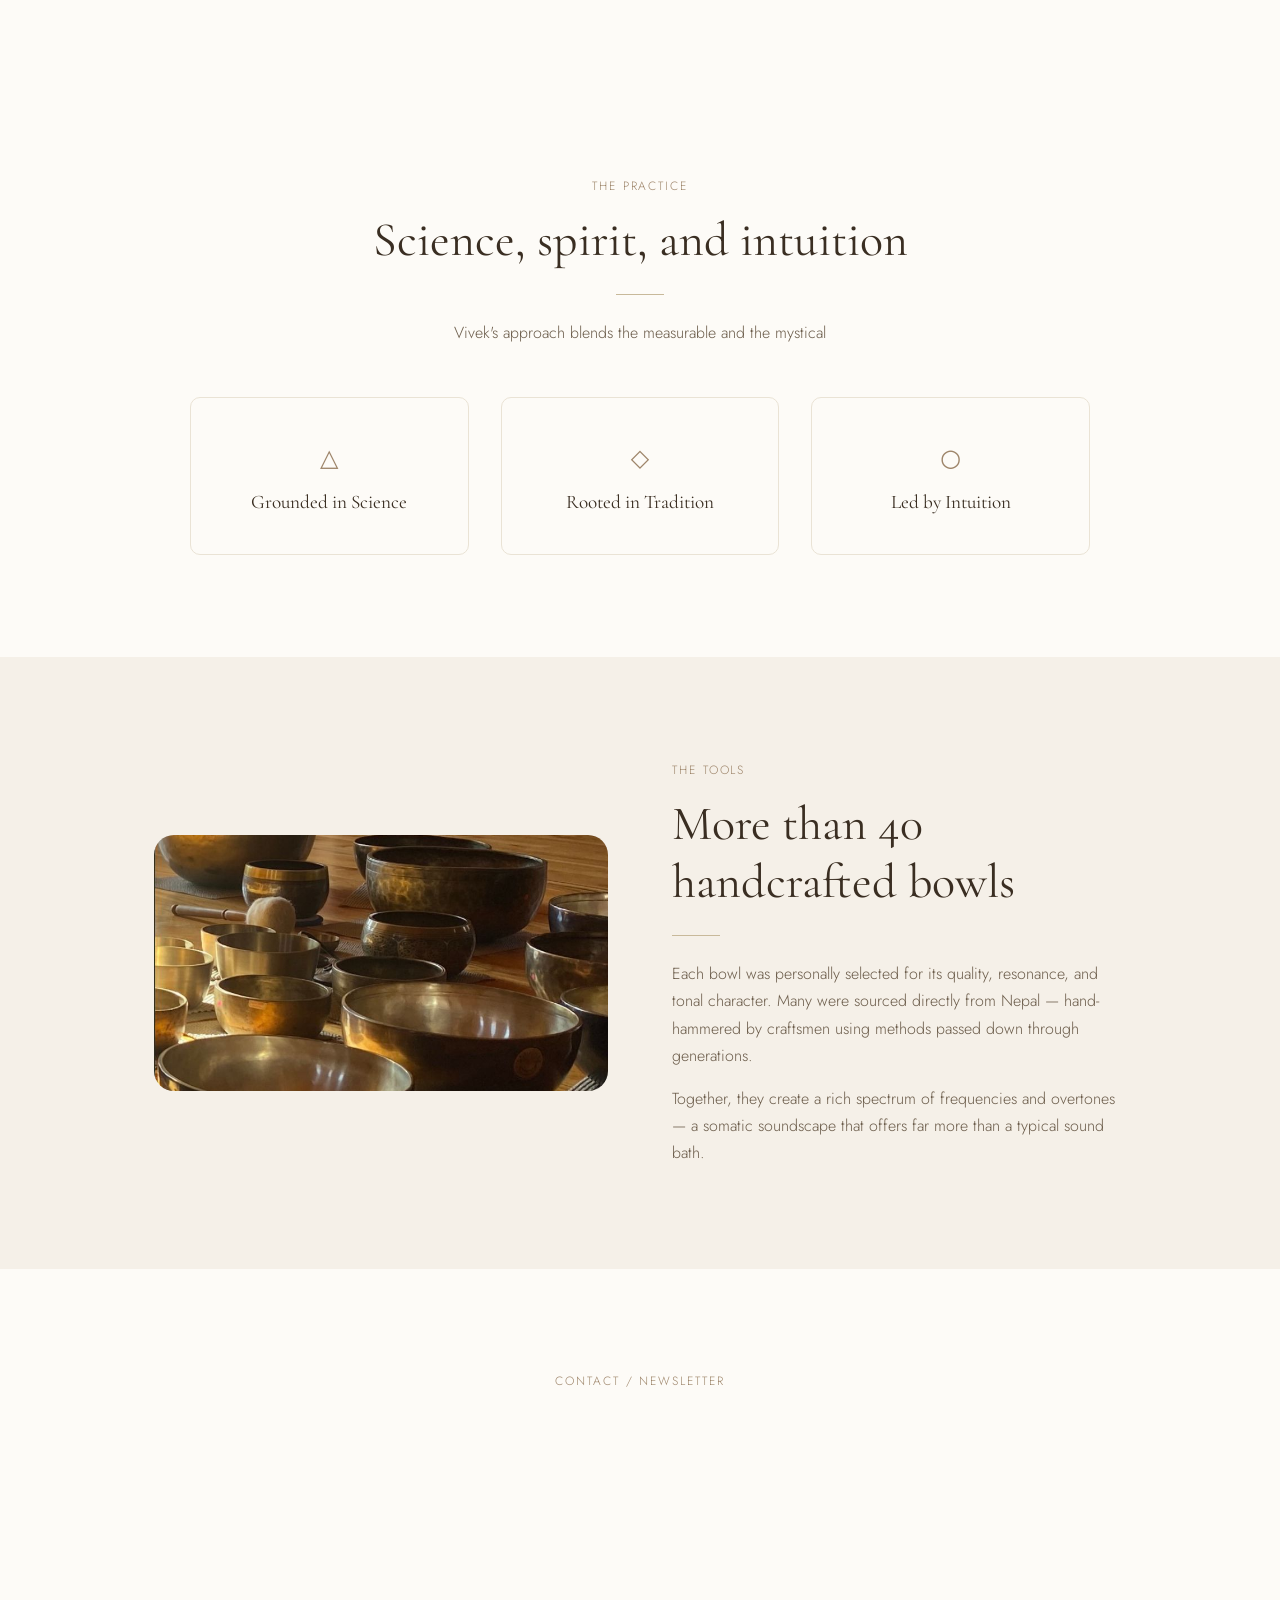
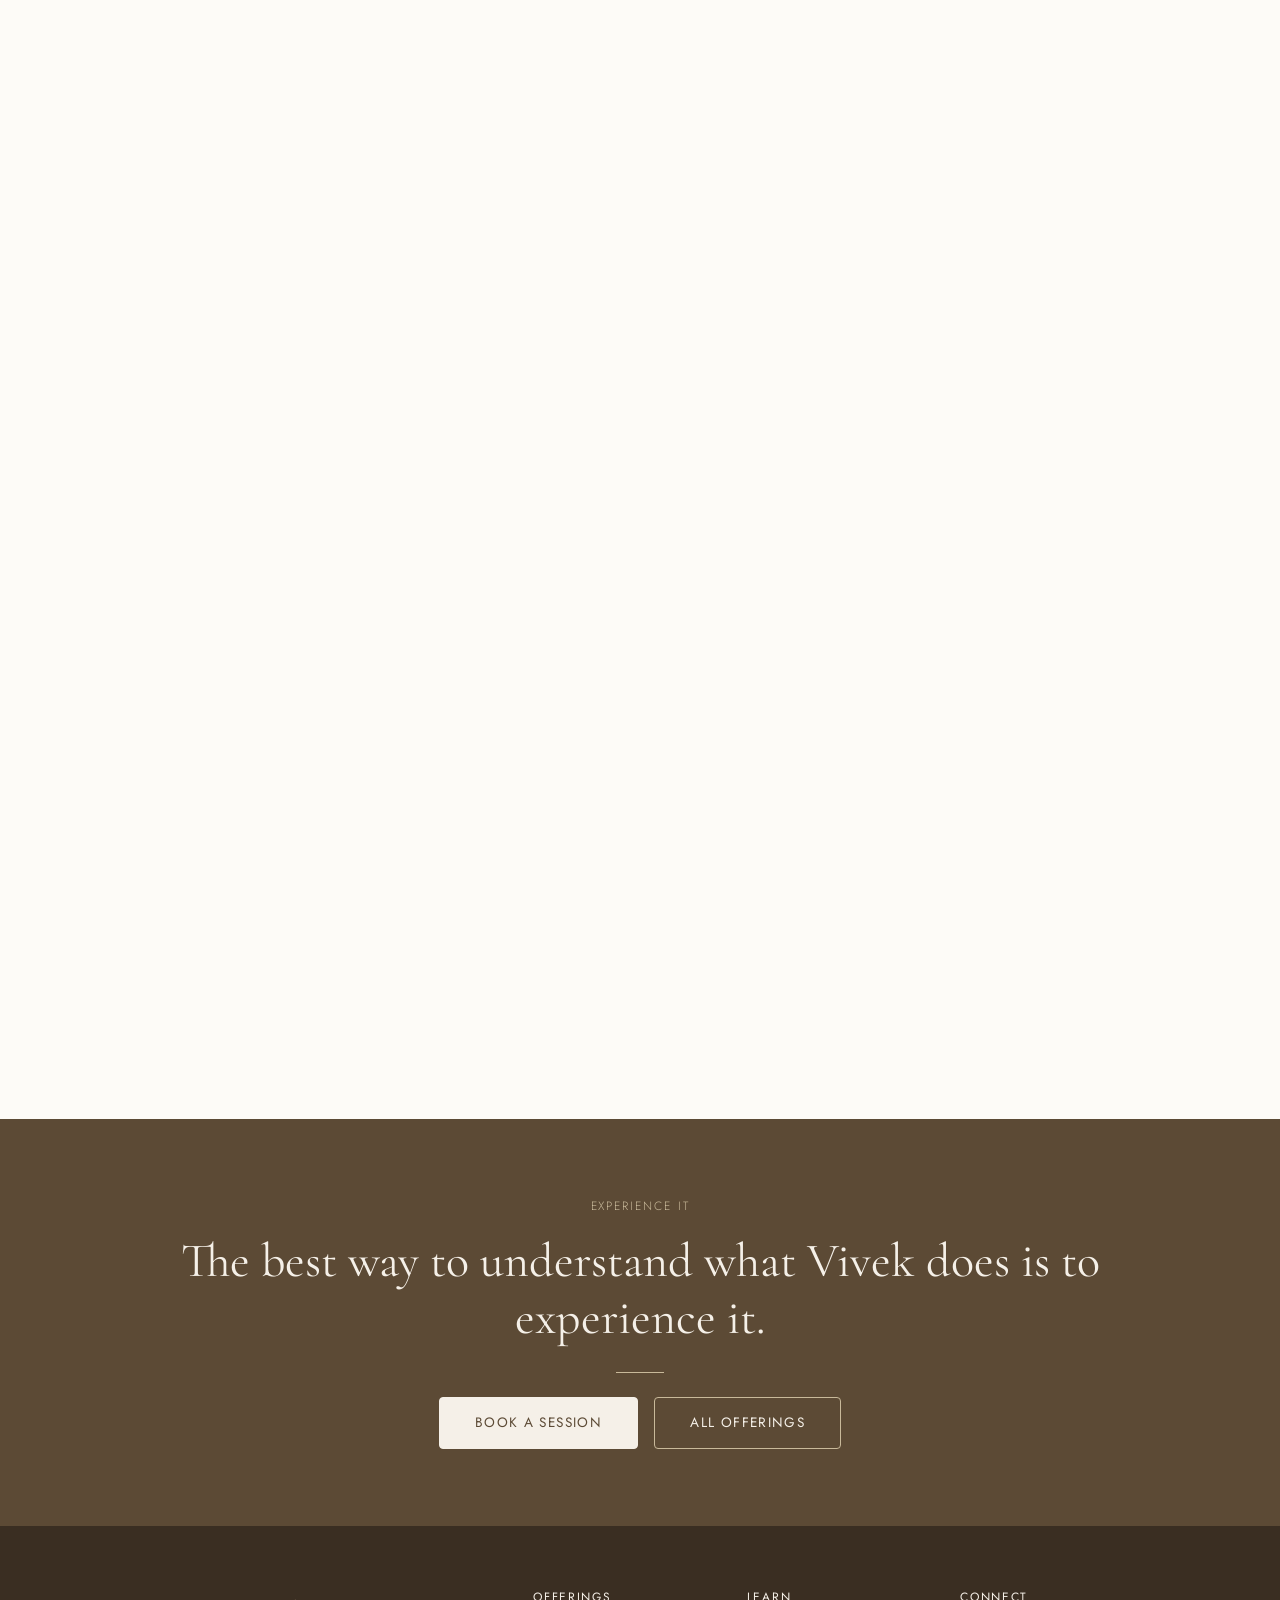
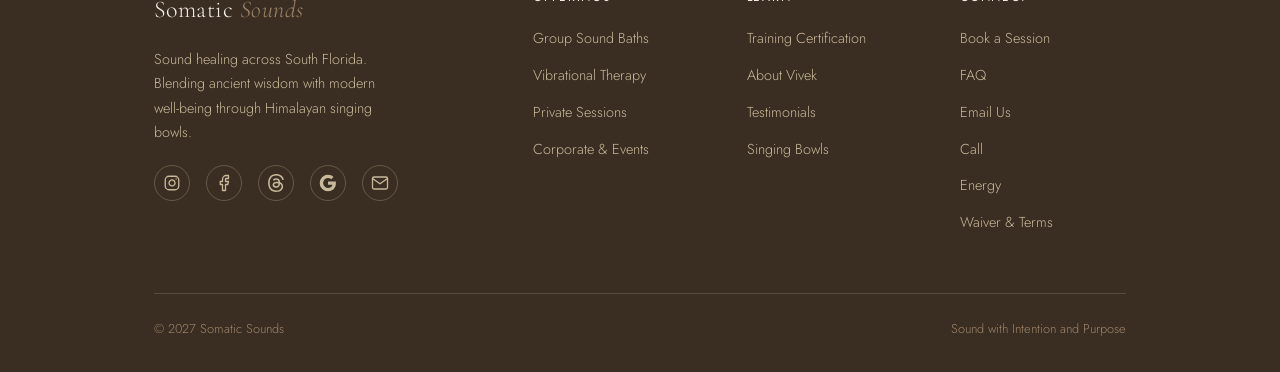
<file: about.html>
<!DOCTYPE html>
<html lang="en">
<head>
  <meta charset="UTF-8" />
  <meta name="viewport" content="width=device-width, initial-scale=1.0" />
  <title>About Vivek | Somatic Sounds</title>
  <meta name="description" content="Meet Vivek Chugh, sound healer in Fort Lauderdale and South Florida. Offering weekly sound bath meditations and private sessions with Himalayan singing bowls." />
  <link rel="canonical" href="https://somaticsounds.net/about.html" />

<!-- Favicon -->
<link rel="icon" href="/favicon.ico" sizes="any">
<link rel="icon" type="image/png" sizes="32x32" href="/assets/images/favicons/somatic-favicon-32x32.png">
<link rel="icon" type="image/png" sizes="16x16" href="/assets/images/favicons/somatic-favicon-16x16.png">
<link rel="apple-touch-icon" sizes="180x180" href="/assets/images/favicons/somatic-favicon-180x180.png">
<link rel="icon" type="image/png" sizes="192x192" href="/assets/images/favicons/somatic-favicon-192x192.png">
<link rel="icon" type="image/png" sizes="512x512" href="/assets/images/favicons/somatic-favicon-512x512.png">

  <!-- Open Graph -->
  <meta property="og:title" content="About Vivek | Somatic Sounds" />
  <meta property="og:description" content="Meet Vivek Chugh — sound healer, Fort Lauderdale & South Florida. Offering weekly sound healing sessions with Himalayan singing bowls." />
  <meta property="og:url" content="https://somaticsounds.net/about.html" />
  <meta property="og:image" content="https://somaticsounds.net/assets/images/og/og-about-portrait.jpg" />
  <meta property="og:type" content="website" />
  <meta property="og:site_name" content="Somatic Sounds" />
  <meta property="og:image:alt" content="Vivek Chugh sound healing facilitator in South Florida" />


  <!-- Twitter Card -->
  <meta name="twitter:card" content="summary_large_image" />
  <meta name="twitter:title" content="About Vivek | Somatic Sounds" />
  <meta name="twitter:description" content="Meet Vivek Chugh — sound healer, Fort Lauderdale & South Florida. Offering weekly sound healing sessions with Himalayan singing bowls" />
  <meta name="twitter:image" content="https://somaticsounds.net/assets/images/og/og-about-portrait.jpg" />
  <!-- Schema.org: Local Business -->
  <script type="application/ld+json">
  {
    "@context": "https://schema.org",
    "@type": "HealthAndBeautyBusiness",
    "@id": "https://somaticsounds.net/#business",
    "name": "Somatic Sounds",
    "url": "https://somaticsounds.net",
    "image": "https://somaticsounds.net/assets/images/2024/04/1-22-IMG_5878-scaled.jpg",
    "description": "Vibrational sound healing in Fort Lauderdale and South Florida. Group sound bath meditations and private sessions using Himalayan singing bowls.",
    "founder": { "@type": "Person", "name": "Vivek Chugh" },
    "address": {
      "@type": "PostalAddress",
      "addressLocality": "Fort Lauderdale",
      "addressRegion": "FL",
      "addressCountry": "US"
    },
    "areaServed": [
      { "@type": "City", "name": "Fort Lauderdale" },
      { "@type": "City", "name": "Miami" },
      { "@type": "City", "name": "West Palm Beach" }
    ],
    "telephone": "+1-828-505-6976",
    "email": "somaticsoundsvst@gmail.com",
    "priceRange": "$$",
    "sameAs": [
      "https://www.instagram.com/somatic_sounds_vivek/",
      "https://www.facebook.com/profile.php?id=61555731204932",
      "https://www.threads.net/@somatic_sounds_vivek"
    ]
  }
  </script>
  <!-- Schema.org: Founder -->
  <script type="application/ld+json">
  {
    "@context": "https://schema.org",
    "@type": "Person",
    "name": "Vivek Chugh",
    "jobTitle": "Sound Healer & Vibrational Sound Therapist",
    "worksFor": { "@id": "https://somaticsounds.net/#business" },
    "url": "https://somaticsounds.net/about.html",
    "sameAs": [
      "https://www.instagram.com/somatic_sounds_vivek/",
      "https://www.facebook.com/profile.php?id=61555731204932",
      "https://www.threads.net/@somatic_sounds_vivek"
    ]
  }
  </script>
  <!-- Preload the two faces used above the fold -->
  <!-- Preload every face used above the fold. The nav wordmark is
       Cormorant 300 (roman + italic) — that is the one that used to flash. -->
  <link rel="preload" href="assets/fonts/jost-latin-300-normal.woff2" as="font" type="font/woff2" crossorigin />
  <link rel="preload" href="assets/fonts/jost-latin-400-normal.woff2" as="font" type="font/woff2" crossorigin />
  <link rel="preload" href="assets/fonts/cormorant-garamond-latin-300-normal.woff2" as="font" type="font/woff2" crossorigin />
  <link rel="preload" href="assets/fonts/cormorant-garamond-latin-300-italic.woff2" as="font" type="font/woff2" crossorigin />
  <link rel="preload" href="assets/fonts/cormorant-garamond-latin-400-normal.woff2" as="font" type="font/woff2" crossorigin />
  <link rel="stylesheet" href="assets/css/style.css" />
</head>
<body class="page-body">

  <nav class="site-nav">
    <a href="index.html" class="nav-logo">Somatic <span>Sounds</span></a>
    <ul class="nav-links">
      <li><a href="index.html">Home</a></li>
      <li><a href="about.html" class="active">About</a></li>
      <li><a href="offerings.html">Offerings</a></li>
      <li><a href="training.html">Training</a></li>
      <li><a href="shop.html">Shop</a></li>
      <li><a href="events.html">Events</a></li>
      </ul>
    <button class="nav-toggle" aria-label="Menu">
      <span></span><span></span><span></span>
    </button>
  </nav>


  <!-- PAGE HERO -->
  <section class="page-hero">
    <div class="container">
      <span class="section-label">About</span>
      <h1>Vivek Chugh</h1>
      <p>sound healer · lightworker · instructor</p>
    </div>
  </section>

  <!-- MAIN BIO -->
  <section class="bg-white">
    <div class="container">
      <div class="grid-2" style="gap: 5rem; align-items: start;">
        <div class="fade-up">
          <img src="assets/images/2024/07/DEAV1695.jpg" alt="Vivek Chugh, sound healer" class="img-rounded img-tall" width="1024" height="683" />
        </div>
        <div class="fade-up" style="animation-delay:0.1s">
          <!-- <span class="section-label">His Story</span> -->
          <!-- <h2>Sound has always been home</h2> -->
          <!-- <div class="divider"></div> -->
          <p>From a very young age, Vivek has been captivated by the transformative power of sound. He grew up immersed in the rich tapestry of classical Hindi film music, Hindustani ragas, ghazals, and qawwalis. For him, music was never just entertainment; it was a source of peace, comfort, and inner balance. He didn't know it then, but he kept coming back to music and sound as a way to connect more deeply with himself.</p>
          <p class="mt-1">In 2012, Vivek experienced his first crystal bowl sound bath at his mother's energy healing group. For the first time, he felt the resonance of sound on a deeper level. It left a lasting imprint on his body, mind, and spirit, planting a seed that would grow in the years to come.</p>
          <p class="mt-1">In 2020, after struggling with long COVID, Vivek turned to alternative and holistic therapies. Acupuncture and meditation helped him the most, sparking a new curiosity about the body's ability to heal. This experience began to shift his perspective on health, well-being, and what he wanted from life. In time, he left his corporate career and traveled to Nepal and India, where he studied Vipassana meditation, Dynamic meditation, and Mahayana Buddhism.</p>
          <p class="mt-1">In Nepal, he felt firsthand the power of Himalayan singing bowls. Guided by various teachers, he devoted himself to the study of sound healing and how frequency and vibration affect the body and mind. The practice brought him a deep sense of well-being, and he loves sharing it with others.</p>
          <p class="mt-1">Vivek founded Somatic Sounds in Asheville, North Carolina. He has since brought the practice home to South Florida, where he grew up, to be closer to family.</p>
          <p class="mt-1">Today, through Somatic Sounds, Vivek offers private Vibrational Sound Therapy sessions, group sound baths, workshops, and retreats. He also leads a Sound Healing Certification Training, where students learn about the therapeutic applications of Himalayan singing bowls and how to use them with clients.</p>
          <p class="mt-1">The mission of Somatic Sounds is to help people reconnect with themselves through sound to find their own path to well-being.</p>
        </div>
      </div>
    </div>
  </section>


  <!-- PHILOSOPHY -->
  <section class="bg-white">
    <div class="container">
      <div class="section-header center fade-up" style="max-width:680px; margin-left:auto; margin-right:auto;">
        <span class="section-label">The Practice</span>
        <h2>Science, spirit, and intuition</h2>
        <div class="divider center"></div>
        <p>Vivek's approach blends the measurable and the mystical</p>
      </div>
      <div class="grid-3 mt-3" style="max-width: 900px; margin-left: auto; margin-right: auto;">
        <div class="card fade-up center" style="padding: 2.5rem 1.5rem;">
          <div style="font-size:1.5rem; margin-bottom:0.75rem; color:var(--stone-dark)">△</div>
          <h4>Grounded in Science</h4>
        </div>
        <div class="card fade-up center" style="padding: 2.5rem 1.5rem; animation-delay:0.1s">
          <div style="font-size:1.5rem; margin-bottom:0.75rem; color:var(--stone-dark)">◇</div>
          <h4>Rooted in Tradition</h4>
        </div>
        <div class="card fade-up center" style="padding: 2.5rem 1.5rem; animation-delay:0.2s">
          <div style="font-size:1.5rem; margin-bottom:0.75rem; color:var(--stone-dark)">○</div>
          <h4>Led by Intuition</h4>
        </div>
      </div>
      </div>
    </div>
  </section>

  <!-- BOWLS IMAGE -->
  <section class="bg-sand">
    <div class="container">
      <div class="grid-2" style="align-items:center; gap:4rem;">
        <div class="fade-up">
          <img src="assets/images/bowls/mixbowldark.jpg" alt="Himalayan singing bowls collection" class="img-rounded img-wide" width="810" height="810" loading="lazy" />
        </div>
        <div class="fade-up" style="animation-delay:0.15s">
          <span class="section-label">The Tools</span>
          <h2>More than 40 handcrafted bowls</h2>
          <div class="divider"></div>
          <p>Each bowl was personally selected for its quality, resonance, and tonal character. Many were sourced directly from Nepal — hand-hammered by craftsmen using methods passed down through generations.</p>
          <p class="mt-1">Together, they create a rich spectrum of frequencies and overtones — a somatic soundscape that offers far more than a typical sound bath.</p>
          <!--<a href="shop.html" class="btn btn-outline mt-3">Browse Singing Bowls</a>-->
        </div>
      </div>
    </div>
  </section>

    <!-- Google Form -->
  <section class="bg-white">
    <div class="container">
      <div class="section-header center fade-up" style="max-width:680px; margin-left:auto; margin-right:auto;">
        <span class="section-label">Contact / Newsletter</span>
        <div class="form-embed" style="max-width:800px; margin:0 auto;">
        <iframe src="https://docs.google.com/forms/d/e/1FAIpQLSeJgbGActr6sPeb64wyqj4VRI5LzUamxHm0UhEbdgRB0T4eag/viewform?embedded=true" marginheight="0" marginwidth="0">Loading&hellip;</iframe>
        </div>
        <!-- <div class="divider center"></div> -->
        <!--<p>Vivek's approach blends the measurable and the mystical</p> -->
      </div>
    </div>
  </section>

  <!-- CTA -->
  <section class="band">
    <div class="container center fade-up">
      <span class="section-label" style="color:var(--stone)">Experience It</span>
      <h2>The best way to understand what Vivek does is to experience it.</h2>
      <div class="divider center" style="background:var(--stone)"></div>
        <!-- <p style="color:var(--sand-dark); margin: 0 auto 2.5rem;">Sessions are available every weekend in Fort Lauderdale.</p>-->
      <div class="gap-actions" style="justify-content:center">
        <a href="events.html" class="btn btn-light">Book a Session</a>
        <a href="offerings.html" class="btn btn-outline" style="color:var(--sand); border-color:var(--stone)">All Offerings</a>
      </div>
    </div>
  </section>

  <!-- FOOTER -->
  <footer class="site-footer">
    <div class="container">
      <div class="footer-grid">
				<div class="footer-brand">
				  <a href="index.html" class="nav-logo">Somatic <span>Sounds</span></a>
				  <p>Sound healing across South Florida. Blending ancient wisdom with modern well-being through Himalayan singing bowls.</p>
				  <div class="social-links">
					<a href="https://www.instagram.com/somatic_sounds_vivek/" aria-label="Instagram" target="_blank" rel="noopener">
					  <svg viewBox="0 0 24 24" fill="none" stroke="currentColor" stroke-width="1.75" stroke-linecap="round" stroke-linejoin="round" aria-hidden="true">
						<rect x="3" y="3" width="18" height="18" rx="5" ry="5"/>
						<path d="M16 11.37A4 4 0 1 1 12.63 8 4 4 0 0 1 16 11.37z"/>
						<line x1="17.5" y1="6.5" x2="17.51" y2="6.5"/>
					  </svg>
					</a>
					<a href="https://www.facebook.com/profile.php?id=61555731204932&sk=about" aria-label="Facebook" target="_blank" rel="noopener">
					  <svg viewBox="0 0 24 24" fill="none" stroke="currentColor" stroke-width="1.75" stroke-linecap="round" stroke-linejoin="round" aria-hidden="true">
						<path d="M18 2h-3a5 5 0 0 0-5 5v3H7v4h3v8h4v-8h3l1-4h-4V7a1 1 0 0 1 1-1h3z"/>
					  </svg>
					</a>
					<a href="https://www.threads.net/@somatic_sounds_vivek" aria-label="Threads" target="_blank" rel="noopener">
					  <svg viewBox="0 0 24 24" fill="currentColor" aria-hidden="true">
						<path d="M12.186 24h-.007c-3.581-.024-6.334-1.205-8.184-3.509C2.35 18.44 1.5 15.586 1.472 12.01v-.017c.03-3.579.879-6.43 2.525-8.482C5.845 1.205 8.6.024 12.18 0h.014c2.746.02 5.043.725 6.826 2.098 1.677 1.29 2.858 3.13 3.509 5.467l-2.04.569c-1.104-3.96-3.898-5.984-8.304-6.015-2.91.022-5.11.936-6.54 2.717C4.307 6.504 3.616 8.914 3.589 12c.027 3.086.718 5.496 2.057 7.164 1.43 1.78 3.631 2.695 6.54 2.717 2.623-.02 4.358-.631 5.8-2.045 1.647-1.613 1.618-3.593 1.09-4.798-.31-.71-.873-1.3-1.634-1.75-.192 1.352-.622 2.446-1.284 3.272-.886 1.102-2.14 1.704-3.73 1.79-1.202.065-2.361-.218-3.259-.801-1.063-.689-1.685-1.74-1.752-2.964-.065-1.19.408-2.285 1.33-3.082.88-.76 2.119-1.207 3.583-1.291a13.853 13.853 0 0 1 3.02.142c-.126-.742-.375-1.332-.75-1.757-.513-.586-1.308-.883-2.359-.89h-.029c-.844 0-1.992.232-2.721 1.32L7.734 7.847c.98-1.454 2.568-2.256 4.478-2.256h.044c3.194.02 5.097 1.975 5.287 5.388.108.046.216.094.321.142 1.49.7 2.58 1.761 3.154 3.07.797 1.82.871 4.79-1.548 7.158-1.85 1.81-4.094 2.628-7.277 2.65Zm1.003-11.69c-.242 0-.487.007-.739.021-1.836.103-2.98.946-2.916 2.143.067 1.256 1.452 1.839 2.784 1.767 1.224-.065 2.818-.543 3.086-3.71a10.5 10.5 0 0 0-2.215-.221z"/>
					  </svg>
					</a>
					<a href="https://maps.app.goo.gl/hyhvpstZaKZkkean6" aria-label="Google" target="_blank" rel="noopener">
					  <svg viewBox="0 0 24 24" fill="currentColor" aria-hidden="true">
						<path d="M22.56 12.25c0-.78-.07-1.53-.2-2.25H12v4.26h5.92c-.26 1.37-1.04 2.53-2.21 3.31v2.77h3.57c2.08-1.92 3.28-4.74 3.28-8.09z"/>
						<path d="M12 23c2.97 0 5.46-.98 7.28-2.66l-3.57-2.77c-.99.66-2.26 1.06-3.71 1.06-2.86 0-5.29-1.93-6.16-4.53H2.18v2.84C3.99 20.53 7.7 23 12 23z"/>
						<path d="M5.84 14.09c-.22-.66-.35-1.36-.35-2.09s.13-1.43.35-2.09V7.07H2.18C1.43 8.55 1 10.22 1 12s.43 3.45 1.18 4.93l2.85-2.22.81-.62z"/>
						<path d="M12 5.38c1.62 0 3.06.56 4.21 1.64l3.15-3.15C17.45 2.09 14.97 1 12 1 7.7 1 3.99 3.47 2.18 7.07l3.66 2.84c.87-2.6 3.3-4.53 6.16-4.53z"/>
					  </svg>
					</a>
					<a href="mailto:somaticsoundsvst@gmail.com" aria-label="Email">
					  <svg viewBox="0 0 24 24" fill="none" stroke="currentColor" stroke-width="1.75" stroke-linecap="round" stroke-linejoin="round" aria-hidden="true">
						<path d="M4 4h16c1.1 0 2 .9 2 2v12c0 1.1-.9 2-2 2H4c-1.1 0-2-.9-2-2V6c0-1.1.9-2 2-2z"/>
						<polyline points="22,6 12,13 2,6"/>
					  </svg>
					</a>
				  </div>
				</div>
        <div class="footer-col">
          <h4>Offerings</h4>
          <ul>
            <li><a href="events.html">Group Sound Baths</a></li>
            <li><a href="offerings.html">Vibrational Therapy</a></li>
            <li><a href="offerings.html">Private Sessions</a></li>
            <li><a href="offerings.html">Corporate & Events</a></li>
          </ul>
        </div>
        <div class="footer-col">
          <h4>Learn</h4>
          <ul>
            <li><a href="training.html">Training Certification</a></li>
            <li><a href="about.html">About Vivek</a></li>
            <li><a href="events.html#testimonials">Testimonials</a></li>
            <li><a href="shop.html">Singing Bowls</a></li>
          </ul>
        </div>
        <div class="footer-col">
          <h4>Connect</h4>
          <ul>
            <li><a href="events.html">Book a Session</a></li>
            <li><a href="events.html#faq">FAQ</a></li>
            <li><a href="mailto:somaticsoundsvst@gmail.com">Email Us</a></li>
            <li><a href="https://maps.app.goo.gl/hyhvpstZaKZkkean6">Call</a></li>
            <li><a href="energy.html">Energy</a></li>
            <li><a href="liability.html">Waiver & Terms</a></li>
          </ul>
        </div>
      </div>
      <div class="footer-bottom">
        <span>© 2027 Somatic Sounds</span>
        <span>Sound with Intention and Purpose</span>
      </div>
    </div>
  </footer>

  <script src="assets/js/main.js"></script>
</body>
</html>
</file>
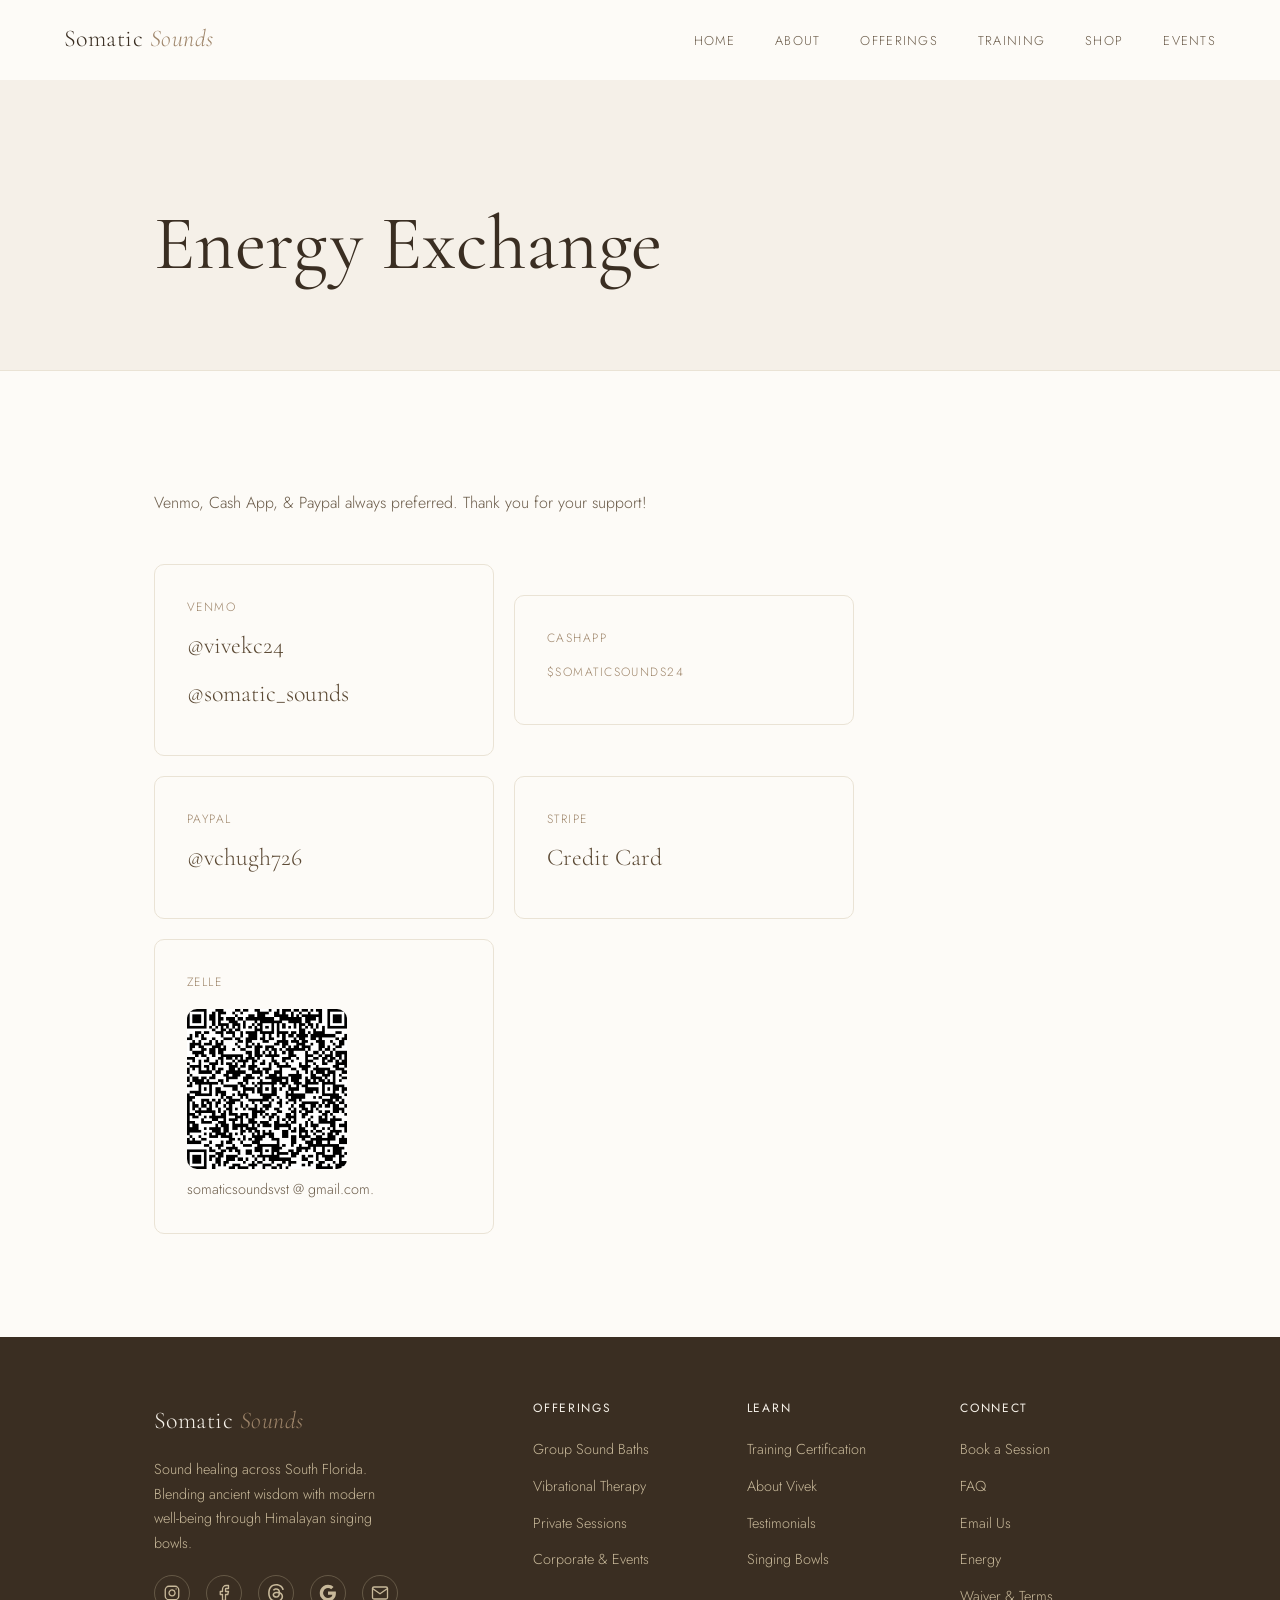
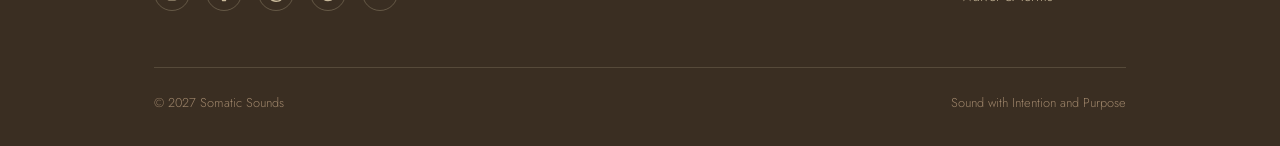
<file: energy.html>
<!DOCTYPE html>
<html lang="en">
<head>
  <meta charset="UTF-8" />
  <meta name="viewport" content="width=device-width, initial-scale=1.0" />
  <title>Energy Exchange | Somatic Sounds</title>
  <meta name="description" content="Payment options for Somatic Sounds sessions. Square, Venmo, CashApp, and PayPal accepted." />
  <meta name="robots" content="noindex, follow" />
  <link rel="canonical" href="https://somaticsounds.net/energy.html" />

<!-- Favicon -->
<link rel="icon" href="/favicon.ico" sizes="any">
<link rel="icon" type="image/png" sizes="32x32" href="/assets/images/favicons/somatic-favicon-32x32.png">
<link rel="icon" type="image/png" sizes="16x16" href="/assets/images/favicons/somatic-favicon-16x16.png">
<link rel="apple-touch-icon" sizes="180x180" href="/assets/images/favicons/somatic-favicon-180x180.png">
<link rel="icon" type="image/png" sizes="192x192" href="/assets/images/favicons/somatic-favicon-192x192.png">
<link rel="icon" type="image/png" sizes="512x512" href="/assets/images/favicons/somatic-favicon-512x512.png">

  <!-- Open Graph 
  <meta property="og:title" content="Energy Exchange | Somatic Sounds" />
  <meta property="og:description" content="Payment options for Somatic Sounds sessions. Square, Venmo, CashApp, and PayPal accepted." />
  <meta property="og:url" content="https://somaticsounds.net/energy.html" />
  <meta property="og:image" content="https://somaticsounds.net/assets/images/2024/05/09-DSC06064.jpg" />
  <meta property="og:type" content="website" />
  <meta property="og:site_name" content="Somatic Sounds" />

  <!-- Twitter Card 
  <meta name="twitter:card" content="summary_large_image" />
  <meta name="twitter:title" content="Energy Exchange | Somatic Sounds" />
  <meta name="twitter:description" content="Payment options for Somatic Sounds sessions. Square, Venmo, CashApp, and PayPal accepted." />
  <meta name="twitter:image" content="https://somaticsounds.net/assets/images/2024/05/09-DSC06064.jpg" /> -->
  <!-- Preload the two faces used above the fold -->
  <!-- Preload every face used above the fold. The nav wordmark is
       Cormorant 300 (roman + italic) — that is the one that used to flash. -->
  <link rel="preload" href="assets/fonts/jost-latin-300-normal.woff2" as="font" type="font/woff2" crossorigin />
  <link rel="preload" href="assets/fonts/jost-latin-400-normal.woff2" as="font" type="font/woff2" crossorigin />
  <link rel="preload" href="assets/fonts/cormorant-garamond-latin-300-normal.woff2" as="font" type="font/woff2" crossorigin />
  <link rel="preload" href="assets/fonts/cormorant-garamond-latin-300-italic.woff2" as="font" type="font/woff2" crossorigin />
  <link rel="preload" href="assets/fonts/cormorant-garamond-latin-400-normal.woff2" as="font" type="font/woff2" crossorigin />
  <link rel="stylesheet" href="assets/css/style.css" />
  <style>
    .payment-card {
      background: var(--white);
      border: 1px solid var(--sand-dark);
      border-radius: var(--radius-md);
      padding: 2rem;
      display: flex;
      flex-direction: column;
      gap: 0.5rem;
    }
    .payment-card .platform {
      font-size: 0.75rem;
      letter-spacing: 0.12em;
      text-transform: uppercase;
      color: var(--stone-dark);
    }
    .payment-card .handle {
      font-family: var(--font-serif);
      font-size: 1.5rem;
      color: var(--bark);
    }
    .payment-card p {
      font-size: 0.9rem;
      max-width: none;
    }
    .payment-card.qr-card {
      align-items: flex-start;
    }
    .payment-card .qr-image {
      width: 160px;
      max-width: 100%;
      height: auto;
      border-radius: var(--radius-md);
      margin-top: 0.5rem;
    }
  </style>
</head>
<body class="page-body">

  <nav class="site-nav">
    <a href="index.html" class="nav-logo">Somatic <span>Sounds</span></a>
    <ul class="nav-links">
      <li><a href="index.html">Home</a></li>
      <li><a href="about.html">About</a></li>
      <li><a href="offerings.html">Offerings</a></li>
      <li><a href="training.html">Training</a></li>
      <li><a href="shop.html">Shop</a></li>
      <li><a href="events.html">Events</a></li>
      </ul>
    <button class="nav-toggle" aria-label="Menu">
      <span></span><span></span><span></span>
    </button>
  </nav>

  <section class="page-hero">
    <div class="container">
      <span class="section-label"></span>
      <h1>Energy Exchange</h1>
      <p></p>
    </div>
  </section>

  <section class="bg-white">
    <div class="container">
      <div style="max-width: 700px;">
        <div class="fade-up">
          <span class="section-label"></span>
          <h2></h2>
          <p>Venmo, Cash App, & Paypal always preferred. Thank you for your support!</p>
        </div>

        <div class="grid-2 mt-3" style="gap:1.25rem;">
          <div class="payment-card fade-up" style="animation-delay:0.08s">
            <span class="platform">Venmo</span>
            <a href="https://venmo.com/u/vivekc24" target="_blank" rel="noopener"><span class="handle">@vivekc24</span></a>
            <a href="https://venmo.com/u/somatic_sounds" target="_blank" rel="noopener"><span class="handle">@somatic_sounds</span></a>
            <p></p>
          </div>
          <div class="payment-card fade-up" style="animation-delay:0.16s">
            <span class="platform">CashApp</span>
            <a href="https://cash.app/$somaticsounds24" target="_blank" rel="noopener"><span class="platform">$somaticsounds24</span></a>
            <p></p>
          </div>
          <div class="payment-card fade-up" style="animation-delay:0.24s">
            <span class="platform">PayPal</span>
            <a href="https://paypal.me/vchugh726" target="_blank" rel="noopener"><span class="handle">@vchugh726</span></a>
            <p></p>
          </div>
          <div class="payment-card fade-up">
            <span class="platform">Stripe</span>
            <a href="https://buy.stripe.com/00w14p8bIfEl1d17INc3m00" target="_blank" rel="noopener"><span class="handle">Credit Card</span></a>
            <p></p>
          </div>
          <div class="payment-card qr-card fade-up">
            <span class="platform">Zelle</span>
            <img src="assets/images/bowls/zelle-somaticsounds.png" alt="Zelle QR code for Somatic Sounds" class="qr-image" width="180" height="180" />
            <p>somaticsoundsvst @ gmail.com.</p>
          </div>
        </div>
      </div>
    </div>
  </section>

  <!-- FOOTER -->
  <footer class="site-footer">
    <div class="container">
      <div class="footer-grid">
				<div class="footer-brand">
				  <a href="index.html" class="nav-logo">Somatic <span>Sounds</span></a>
				  <p>Sound healing across South Florida. Blending ancient wisdom with modern well-being through Himalayan singing bowls.</p>
				  <div class="social-links">
					<a href="https://www.instagram.com/somatic_sounds_vivek/" aria-label="Instagram" target="_blank" rel="noopener">
					  <svg viewBox="0 0 24 24" fill="none" stroke="currentColor" stroke-width="1.75" stroke-linecap="round" stroke-linejoin="round" aria-hidden="true">
						<rect x="3" y="3" width="18" height="18" rx="5" ry="5"/>
						<path d="M16 11.37A4 4 0 1 1 12.63 8 4 4 0 0 1 16 11.37z"/>
						<line x1="17.5" y1="6.5" x2="17.51" y2="6.5"/>
					  </svg>
					</a>
					<a href="https://www.facebook.com/profile.php?id=61555731204932&sk=about" aria-label="Facebook" target="_blank" rel="noopener">
					  <svg viewBox="0 0 24 24" fill="none" stroke="currentColor" stroke-width="1.75" stroke-linecap="round" stroke-linejoin="round" aria-hidden="true">
						<path d="M18 2h-3a5 5 0 0 0-5 5v3H7v4h3v8h4v-8h3l1-4h-4V7a1 1 0 0 1 1-1h3z"/>
					  </svg>
					</a>
					<a href="https://www.threads.net/@somatic_sounds_vivek" aria-label="Threads" target="_blank" rel="noopener">
					  <svg viewBox="0 0 24 24" fill="currentColor" aria-hidden="true">
						<path d="M12.186 24h-.007c-3.581-.024-6.334-1.205-8.184-3.509C2.35 18.44 1.5 15.586 1.472 12.01v-.017c.03-3.579.879-6.43 2.525-8.482C5.845 1.205 8.6.024 12.18 0h.014c2.746.02 5.043.725 6.826 2.098 1.677 1.29 2.858 3.13 3.509 5.467l-2.04.569c-1.104-3.96-3.898-5.984-8.304-6.015-2.91.022-5.11.936-6.54 2.717C4.307 6.504 3.616 8.914 3.589 12c.027 3.086.718 5.496 2.057 7.164 1.43 1.78 3.631 2.695 6.54 2.717 2.623-.02 4.358-.631 5.8-2.045 1.647-1.613 1.618-3.593 1.09-4.798-.31-.71-.873-1.3-1.634-1.75-.192 1.352-.622 2.446-1.284 3.272-.886 1.102-2.14 1.704-3.73 1.79-1.202.065-2.361-.218-3.259-.801-1.063-.689-1.685-1.74-1.752-2.964-.065-1.19.408-2.285 1.33-3.082.88-.76 2.119-1.207 3.583-1.291a13.853 13.853 0 0 1 3.02.142c-.126-.742-.375-1.332-.75-1.757-.513-.586-1.308-.883-2.359-.89h-.029c-.844 0-1.992.232-2.721 1.32L7.734 7.847c.98-1.454 2.568-2.256 4.478-2.256h.044c3.194.02 5.097 1.975 5.287 5.388.108.046.216.094.321.142 1.49.7 2.58 1.761 3.154 3.07.797 1.82.871 4.79-1.548 7.158-1.85 1.81-4.094 2.628-7.277 2.65Zm1.003-11.69c-.242 0-.487.007-.739.021-1.836.103-2.98.946-2.916 2.143.067 1.256 1.452 1.839 2.784 1.767 1.224-.065 2.818-.543 3.086-3.71a10.5 10.5 0 0 0-2.215-.221z"/>
					  </svg>
					</a>
					<a href="https://maps.app.goo.gl/hyhvpstZaKZkkean6" aria-label="Google" target="_blank" rel="noopener">
					  <svg viewBox="0 0 24 24" fill="currentColor" aria-hidden="true">
						<path d="M22.56 12.25c0-.78-.07-1.53-.2-2.25H12v4.26h5.92c-.26 1.37-1.04 2.53-2.21 3.31v2.77h3.57c2.08-1.92 3.28-4.74 3.28-8.09z"/>
						<path d="M12 23c2.97 0 5.46-.98 7.28-2.66l-3.57-2.77c-.99.66-2.26 1.06-3.71 1.06-2.86 0-5.29-1.93-6.16-4.53H2.18v2.84C3.99 20.53 7.7 23 12 23z"/>
						<path d="M5.84 14.09c-.22-.66-.35-1.36-.35-2.09s.13-1.43.35-2.09V7.07H2.18C1.43 8.55 1 10.22 1 12s.43 3.45 1.18 4.93l2.85-2.22.81-.62z"/>
						<path d="M12 5.38c1.62 0 3.06.56 4.21 1.64l3.15-3.15C17.45 2.09 14.97 1 12 1 7.7 1 3.99 3.47 2.18 7.07l3.66 2.84c.87-2.6 3.3-4.53 6.16-4.53z"/>
					  </svg>
					</a>
					<a href="mailto:somaticsoundsvst@gmail.com" aria-label="Email">
					  <svg viewBox="0 0 24 24" fill="none" stroke="currentColor" stroke-width="1.75" stroke-linecap="round" stroke-linejoin="round" aria-hidden="true">
						<path d="M4 4h16c1.1 0 2 .9 2 2v12c0 1.1-.9 2-2 2H4c-1.1 0-2-.9-2-2V6c0-1.1.9-2 2-2z"/>
						<polyline points="22,6 12,13 2,6"/>
					  </svg>
					</a>
				  </div>
				</div>
        <div class="footer-col">
          <h4>Offerings</h4>
          <ul>
            <li><a href="events.html">Group Sound Baths</a></li>
            <li><a href="offerings.html">Vibrational Therapy</a></li>
            <li><a href="offerings.html">Private Sessions</a></li>
            <li><a href="offerings.html">Corporate & Events</a></li>
          </ul>
        </div>
        <div class="footer-col">
          <h4>Learn</h4>
          <ul>
            <li><a href="training.html">Training Certification</a></li>
            <li><a href="about.html">About Vivek</a></li>
            <li><a href="events.html#testimonials">Testimonials</a></li>
            <li><a href="shop.html">Singing Bowls</a></li>
          </ul>
        </div>
        <div class="footer-col">
          <h4>Connect</h4>
          <ul>
            <li><a href="events.html">Book a Session</a></li>
            <li><a href="events.html#faq">FAQ</a></li>
            <li><a href="mailto:somaticsoundsvst@gmail.com">Email Us</a></li>
            <li><a href="energy.html">Energy</a></li>
            <li><a href="liability.html">Waiver & Terms</a></li>
          </ul>
        </div>
      </div>
      <div class="footer-bottom">
        <span>© 2027 Somatic Sounds</span>
        <span>Sound with Intention and Purpose</span>
      </div>
    </div>
  </footer>

  <script src="assets/js/main.js"></script>
</body>
</html>
</file>
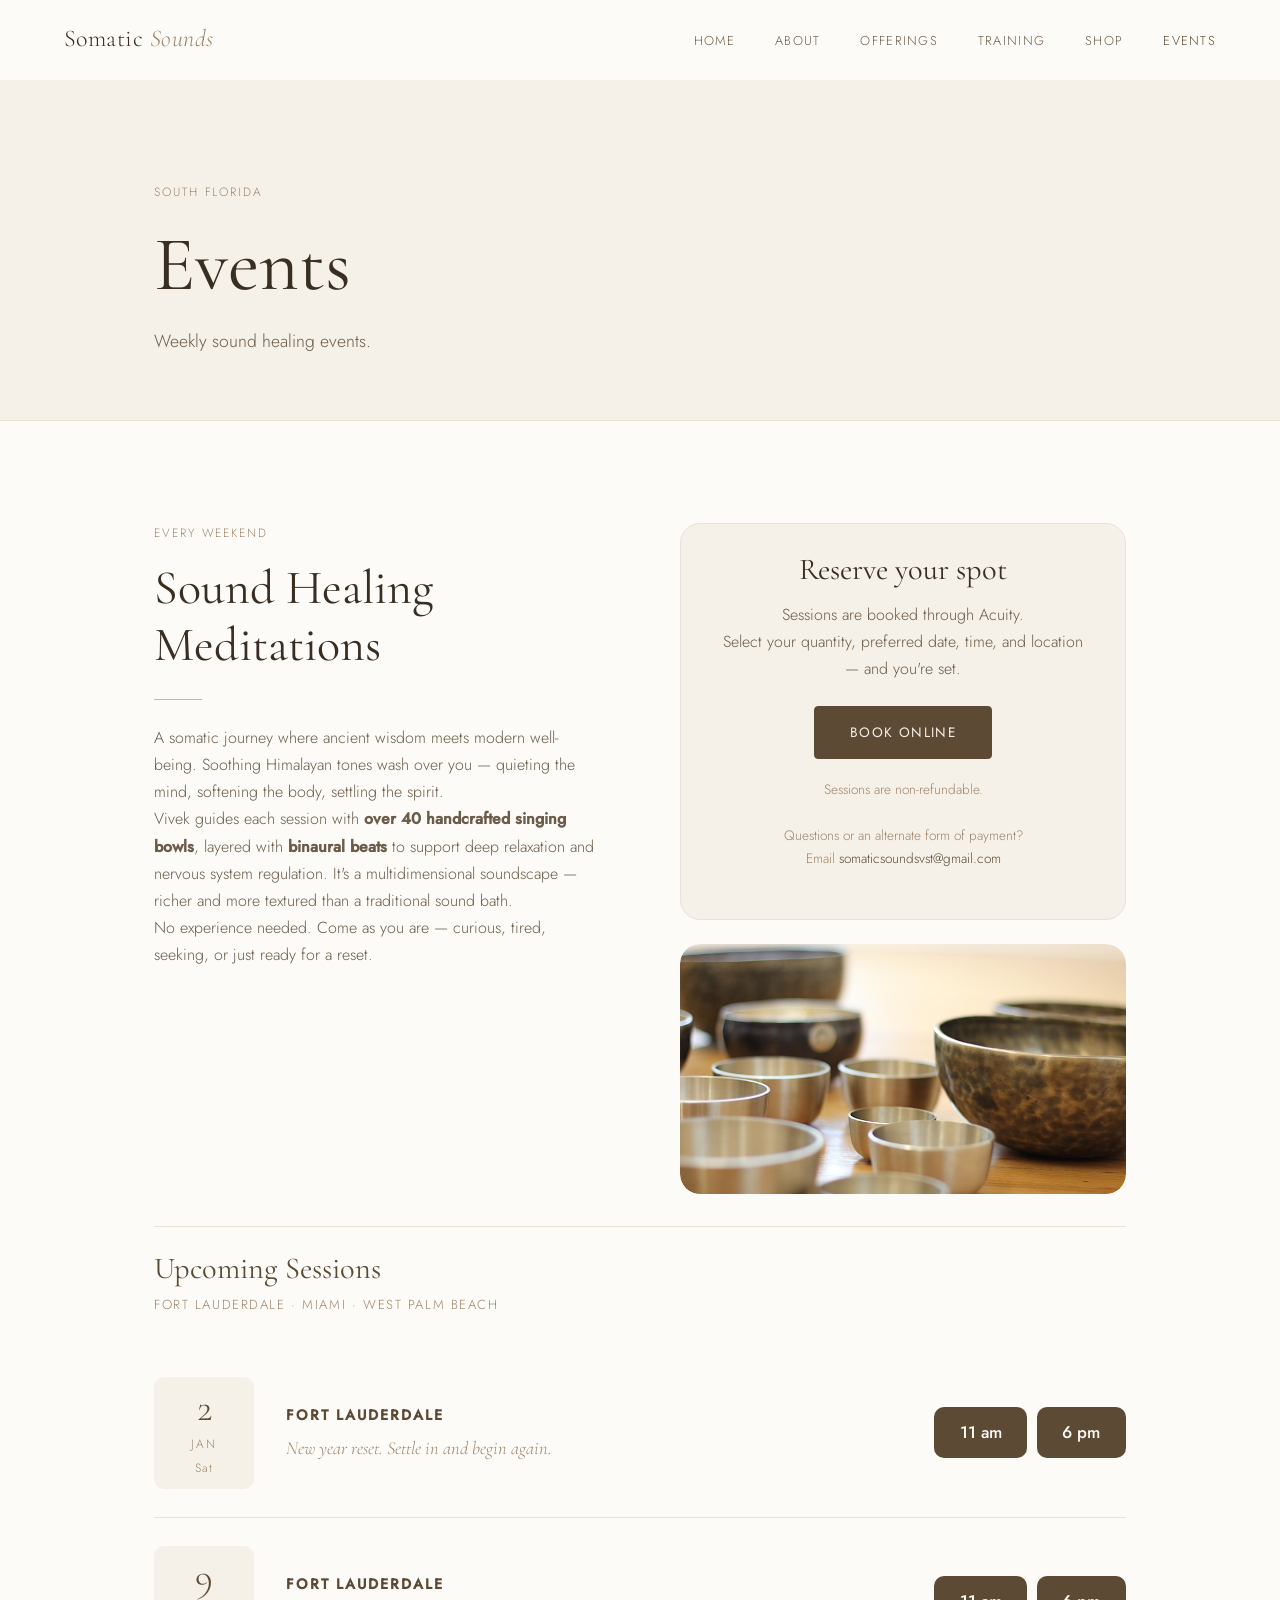
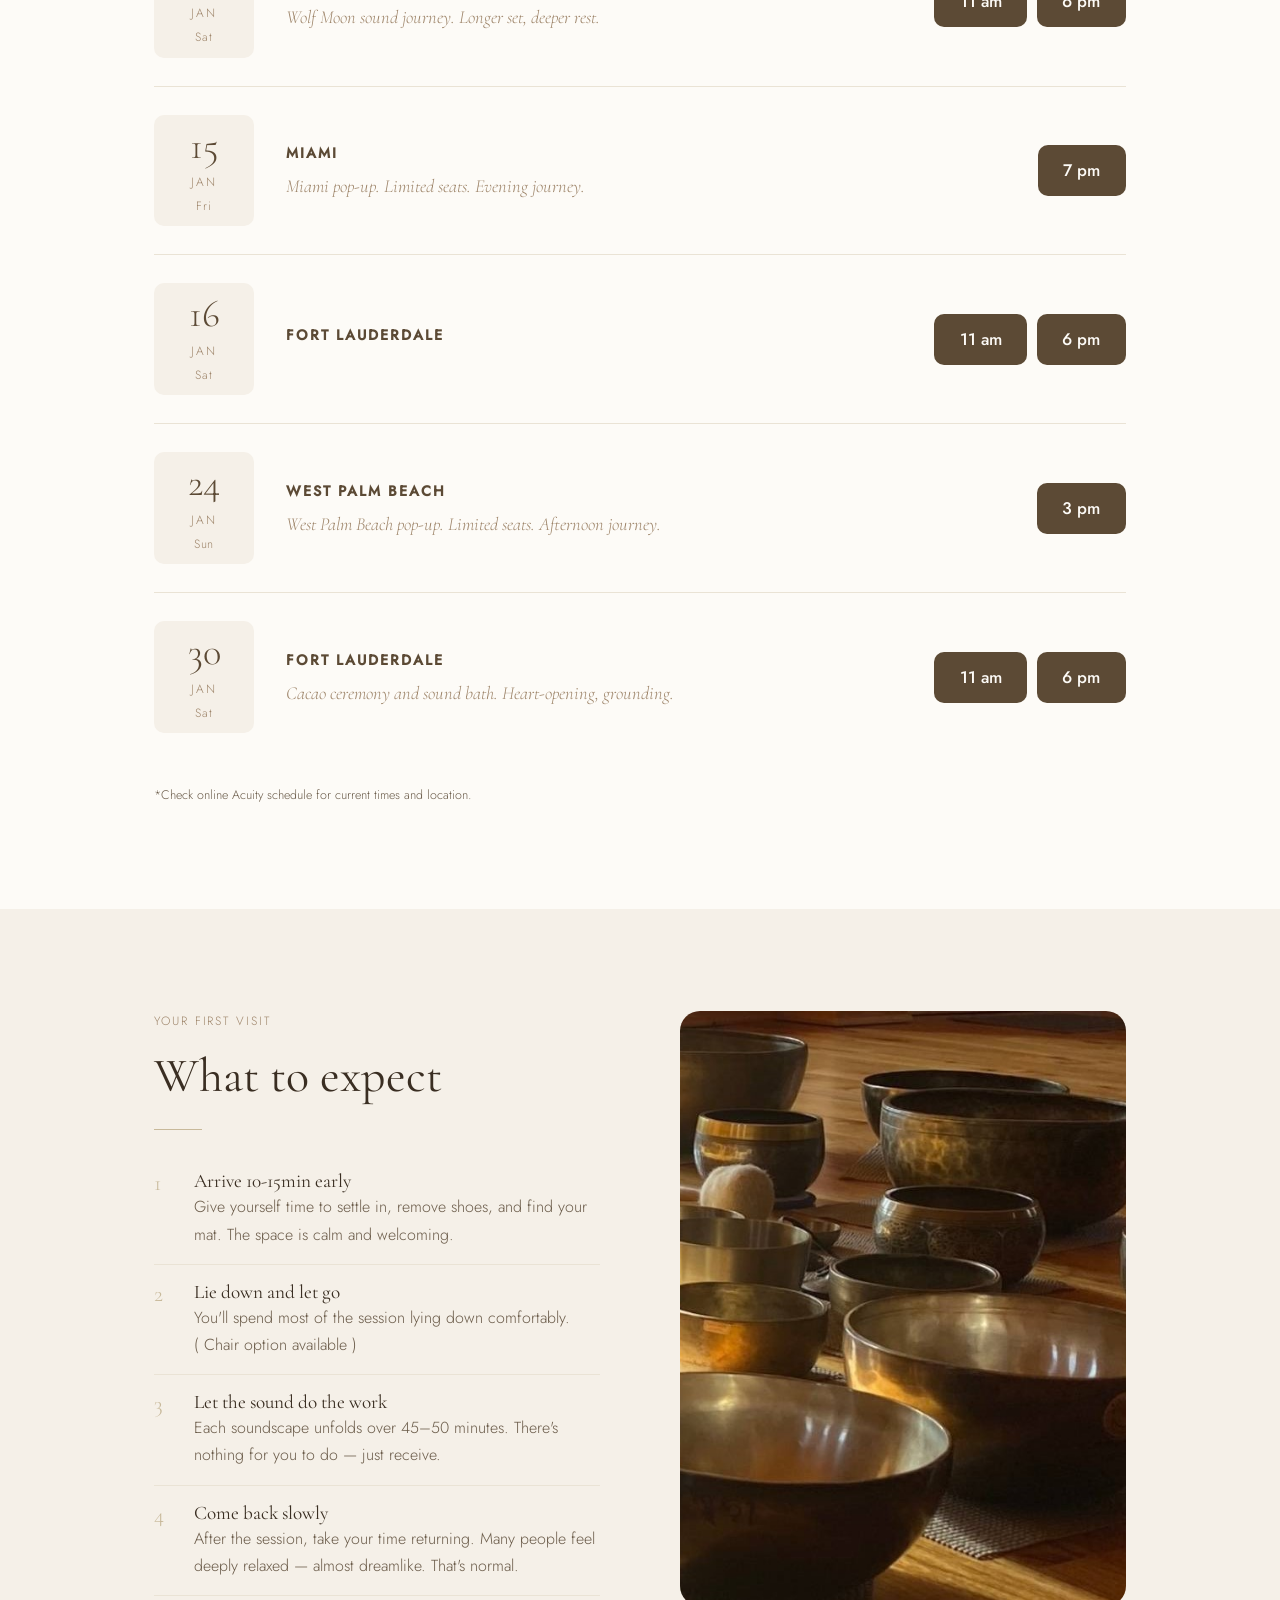
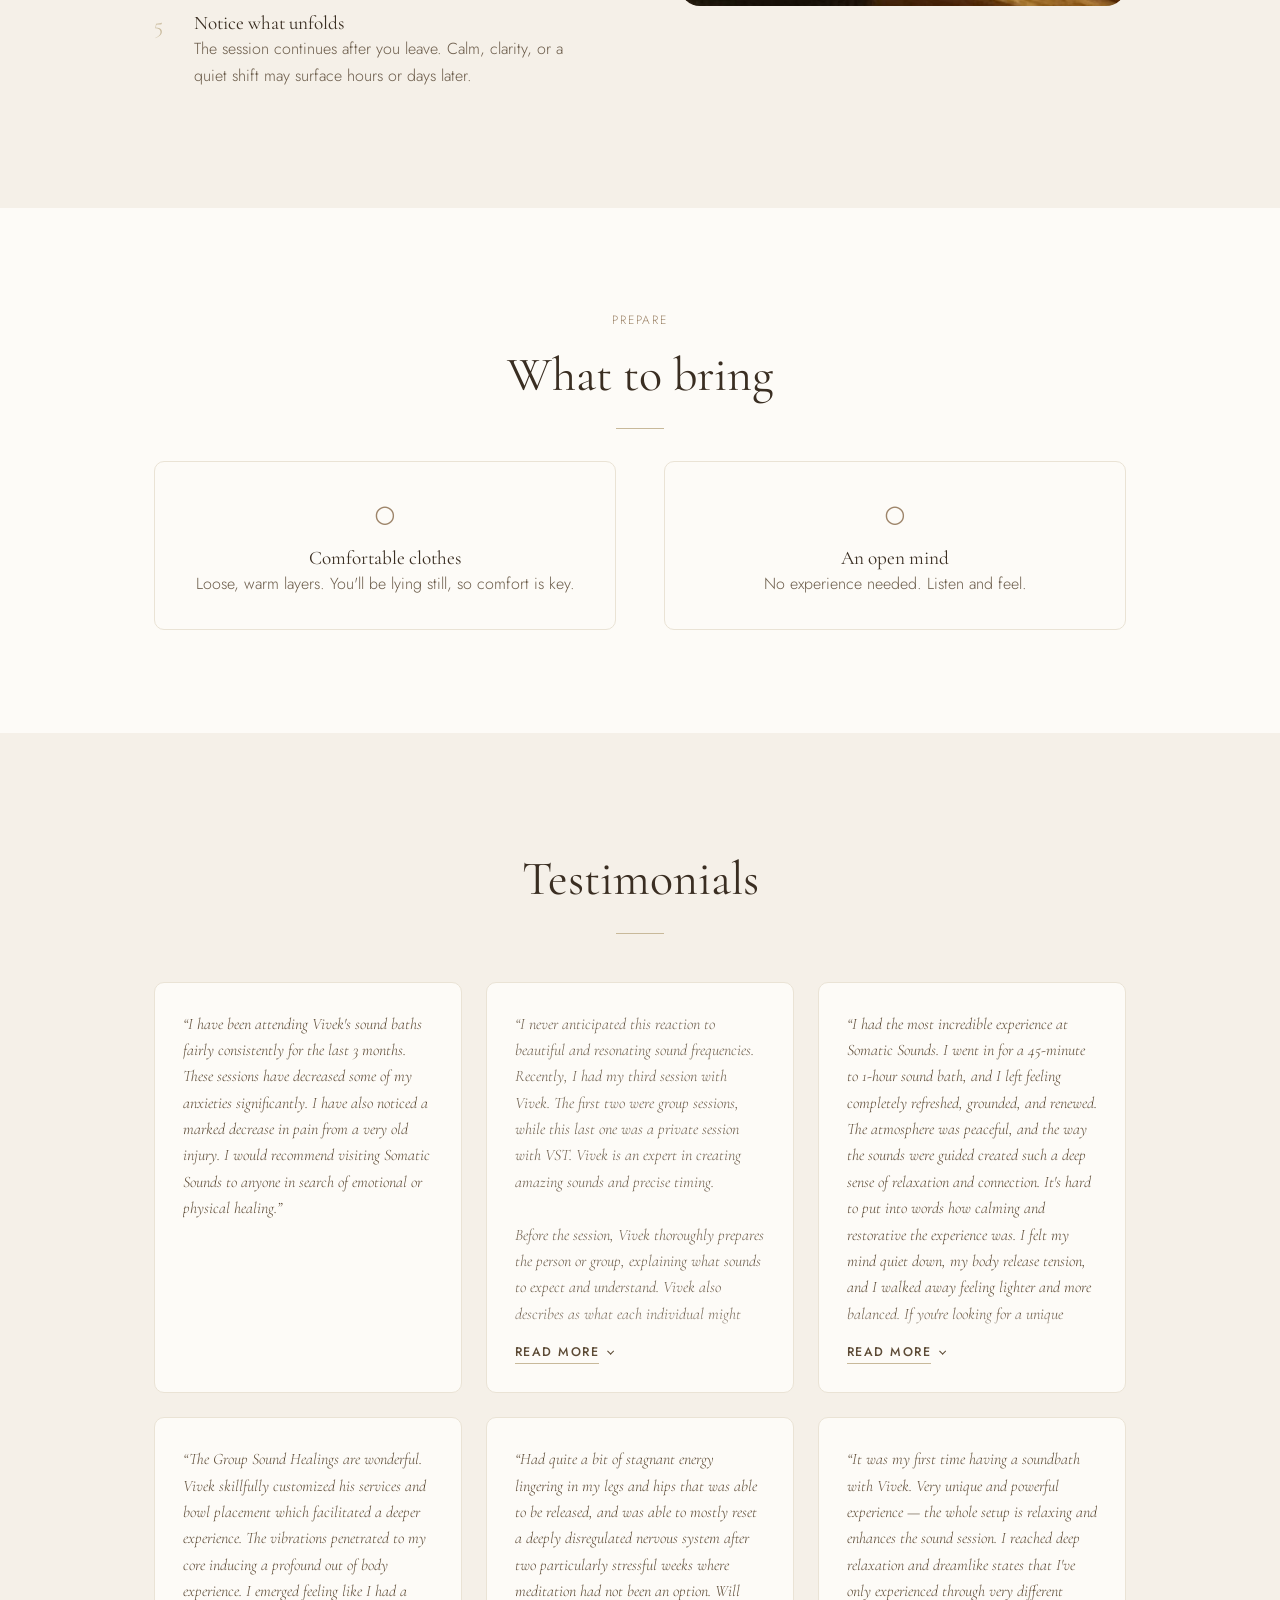
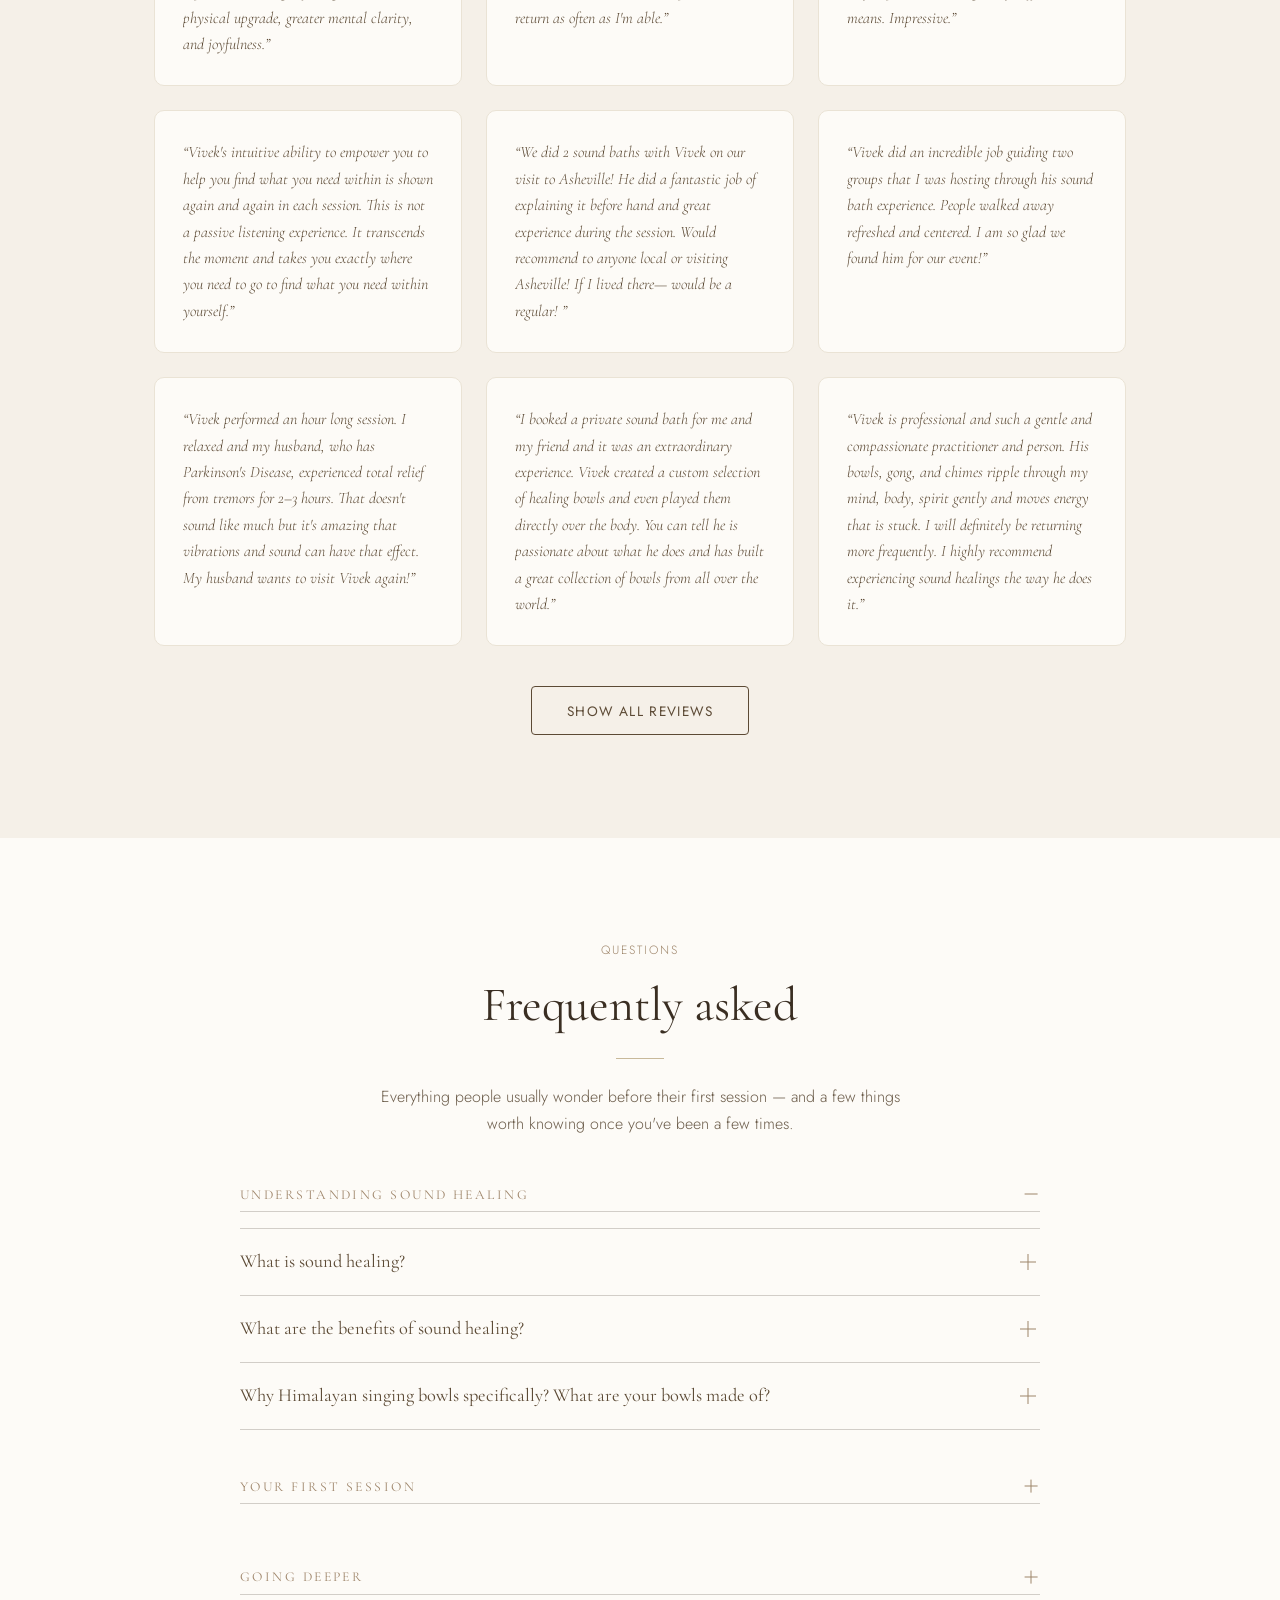
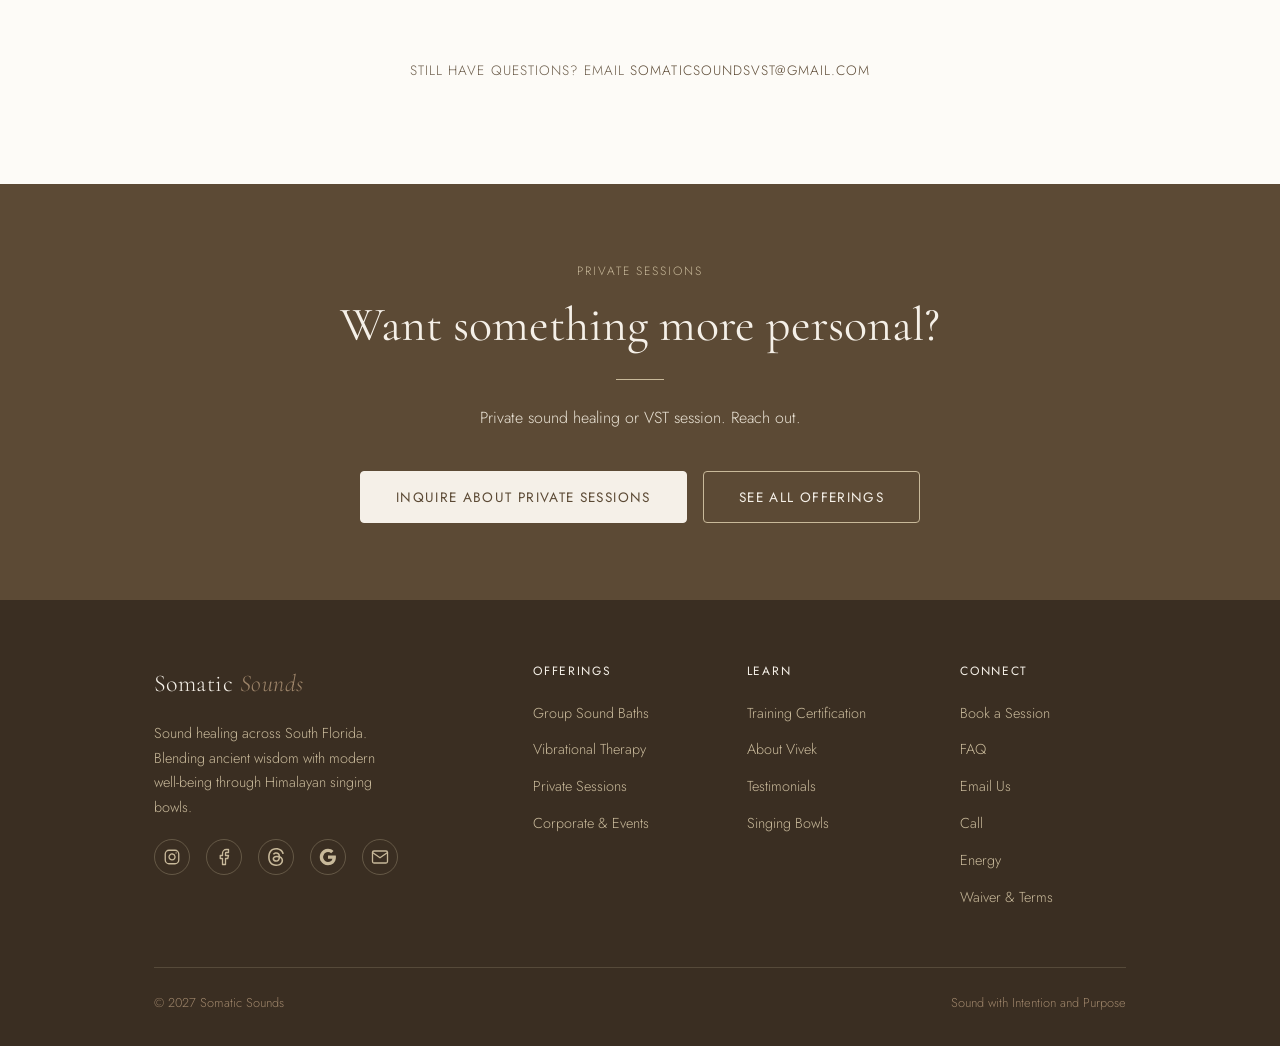
<file: events - dates.html>
<!DOCTYPE html>
<html lang="en">
<head>
  <meta charset="UTF-8" />
  <meta name="viewport" content="width=device-width, initial-scale=1.0" />
  <title>Events & Booking | Somatic Sounds</title>
  <meta name="description" content="Book a sound bath in Fort Lauderdale, FL. Group sessions Saturday at 11am & 6pm, plus Miami and West Palm Beach pop-ups through the week." />
  <link rel="canonical" href="https://somaticsounds.net/events.html" />

<!-- Favicon -->
<link rel="icon" href="/favicon.ico" sizes="any">
<link rel="icon" type="image/png" sizes="32x32" href="/assets/images/favicons/somatic-favicon-32x32.png">
<link rel="icon" type="image/png" sizes="16x16" href="/assets/images/favicons/somatic-favicon-16x16.png">
<link rel="apple-touch-icon" sizes="180x180" href="/assets/images/favicons/somatic-favicon-180x180.png">
<link rel="icon" type="image/png" sizes="192x192" href="/assets/images/favicons/somatic-favicon-192x192.png">
<link rel="icon" type="image/png" sizes="512x512" href="/assets/images/favicons/somatic-favicon-512x512.png">


  <!-- Open Graph -->
  <meta property="og:title" content="Events & Booking | Somatic Sounds" />
  <meta property="og:description" content="Book a sound bath in Fort Lauderdale, FL. Group sessions Saturday at 11am & 6pm, plus Miami and West Palm Beach pop-ups through the week." />
  <meta property="og:url" content="https://somaticsounds.net/events.html" />
  <meta property="og:image" content="https://somaticsounds.net/assets/images/2024/05/09-DSC06064.jpg" />
  <meta property="og:type" content="website" />
  <meta property="og:site_name" content="Somatic Sounds" />

  <!-- Twitter Card -->
  <meta name="twitter:card" content="summary_large_image" />
  <meta name="twitter:title" content="Events & Booking | Somatic Sounds" />
  <meta name="twitter:description" content="Book a sound bath in Fort Lauderdale, FL. Group sessions Saturday at 11am & 6pm, plus Miami and West Palm Beach pop-ups through the week." />
  <meta name="twitter:image" content="https://somaticsounds.net/assets/images/2024/05/09-DSC06064.jpg" />
  <!-- Schema.org: Local Business -->
  <script type="application/ld+json">
  {
    "@context": "https://schema.org",
    "@type": "HealthAndBeautyBusiness",
    "@id": "https://somaticsounds.net/#business",
    "name": "Somatic Sounds",
    "url": "https://somaticsounds.net",
    "image": "https://somaticsounds.net/assets/images/2024/04/1-22-IMG_5878-scaled.jpg",
    "description": "Vibrational sound healing in Fort Lauderdale and South Florida. Group sound bath meditations and private sessions using Himalayan singing bowls.",
    "founder": { "@type": "Person", "name": "Vivek Chugh" },
    "address": {
      "@type": "PostalAddress",
      "addressLocality": "Fort Lauderdale",
      "addressRegion": "FL",
      "addressCountry": "US"
    },
    "areaServed": [
      { "@type": "City", "name": "Fort Lauderdale" },
      { "@type": "City", "name": "Miami" },
      { "@type": "City", "name": "West Palm Beach" }
    ],
    "telephone": "+1-828-505-6976",
    "email": "somaticsoundsvst@gmail.com",
    "priceRange": "$$",
    "sameAs": [
      "https://www.instagram.com/somatic_sounds_vst/",
      "https://www.facebook.com/profile.php?id=61555731204932",
      "https://www.threads.net/@somatic_sounds_vst"
    ]
  }
  </script>
  <!-- Preload the two faces used above the fold -->
  <!-- Preload every face used above the fold. The nav wordmark is
       Cormorant 300 (roman + italic) — that is the one that used to flash. -->
  <link rel="preload" href="assets/fonts/jost-latin-300-normal.woff2" as="font" type="font/woff2" crossorigin />
  <link rel="preload" href="assets/fonts/jost-latin-400-normal.woff2" as="font" type="font/woff2" crossorigin />
  <link rel="preload" href="assets/fonts/cormorant-garamond-latin-300-normal.woff2" as="font" type="font/woff2" crossorigin />
  <link rel="preload" href="assets/fonts/cormorant-garamond-latin-300-italic.woff2" as="font" type="font/woff2" crossorigin />
  <link rel="preload" href="assets/fonts/cormorant-garamond-latin-400-normal.woff2" as="font" type="font/woff2" crossorigin />
  <link rel="stylesheet" href="assets/css/style.css" />
  <style>
    .booking-cta {
      background: var(--sand);
      border: 1px solid var(--sand-dark);
      border-radius: var(--radius-lg);
      padding: 1.75rem 2.5rem 1.5rem;
      text-align: center;
    }
    .booking-cta h3 { margin-bottom: 0.75rem; }
    .booking-cta p { margin: 0 auto 1.5rem; }

    .booking-image-link {
      display: block;
      margin-top: 1.5rem;
      border-radius: var(--radius-lg);
      overflow: hidden;
      transition: opacity var(--transition), transform var(--transition);
    }
    .booking-image-link:hover {
      opacity: 0.92;
      transform: translateY(-2px);
    }
    .booking-image-link img {
      display: block;
      width: 100%;
    }

    .schedule-row {
      display: grid;
      grid-template-columns: 1fr 1fr;
      gap: 1rem;
      margin-bottom: 1.25rem;
    }
    @media (max-width: 600px) { .schedule-row { grid-template-columns: 1fr; } }

    .schedule-day {
      margin-bottom: 1.5rem;
    }
    .schedule-day:last-child { margin-bottom: 0; }
    .schedule-day-label {
      font-family: var(--font-serif);
      font-size: 1.2rem;
      color: var(--stone-dark);
      letter-spacing: 0.08em;
      text-transform: uppercase;
      margin-bottom: 0.6rem;
      display: block;
    }

    .schedule-cell {
      background: var(--white);
      border: 1px solid var(--sand-dark);
      border-radius: var(--radius-md);
      padding: 1.25rem;
      text-align: center;
    }
    .schedule-cell .time-big {
      font-family: var(--font-serif);
      font-size: 2rem;
      color: var(--bark);
      display: block;
      line-height: 1;
      margin-bottom: 0.25rem;
    }

    /* ===== Dated schedule list (edited weekly) ===== */
    .schedule-section {
      margin-top: 2rem;
      padding-top: 1.5rem;
      border-top: 1px solid var(--sand-dark);
    }
    .schedule-heading {
      font-family: var(--font-serif);
      font-size: 1.9rem;
      color: var(--bark);
      margin-bottom: 0.4rem;
    }
    .schedule-sub {
      font-size: 0.82rem;
      color: var(--stone-dark);
      letter-spacing: 0.12em;
      text-transform: uppercase;
      margin-bottom: 2rem;
    }
    .schedule-list {
      display: flex;
      flex-direction: column;
    }
    .session {
      display: grid;
      grid-template-columns: 100px 1fr auto;
      gap: 2rem;
      padding: 1.75rem 0;
      border-bottom: 1px solid var(--sand-dark);
      align-items: center;
    }
    .session:last-child { border-bottom: none; }
    .session-cal {
      text-align: center;
      padding: 0.75rem 0.5rem 0.65rem;
      background: var(--sand);
      border-radius: var(--radius-md);
    }
    .session-cal .cal-day {
      font-family: var(--font-serif);
      font-size: 2.4rem;
      color: var(--bark);
      display: block;
      line-height: 1;
    }
    .session-cal .cal-month {
      font-size: 0.75rem;
      color: var(--stone-dark);
      text-transform: uppercase;
      letter-spacing: 0.14em;
      margin-top: 0.45rem;
      display: block;
    }
    .session-cal .cal-dow {
      font-size: 0.75rem;
      color: var(--stone-dark);
      margin-top: 0.2rem;
      display: block;
      letter-spacing: 0.08em;
    }
    .session-body { min-width: 0; }
    .session-city {
      font-size: 0.9rem;
      color: var(--bark);
      text-transform: uppercase;
      letter-spacing: 0.14em;
      font-weight: 600;
      margin-bottom: 0.5rem;
      display: block;
    }
    .session-note {
      font-family: var(--font-serif);
      font-style: italic;
      font-size: 1.15rem;
      color: var(--stone-dark);
      line-height: 1.45;
    }
    .session-times {
      display: flex;
      gap: 0.6rem;
      flex-wrap: wrap;
      justify-content: flex-end;
    }
    .session-time {
      padding: 0.7rem 1.6rem;
      background: var(--bark);
      color: var(--white);
      border-radius: var(--radius-md);
      font-size: 1.05rem;
      font-weight: 500;
      text-decoration: none;
      transition: background 0.2s, transform 0.15s;
    }
    .session-time:hover { background: var(--stone-dark); transform: translateY(-1px); }
    @media (max-width: 700px) {
      .session { grid-template-columns: 80px 1fr; gap: 1.25rem; padding: 1.4rem 0; }
      .session-times { grid-column: 1 / -1; justify-content: flex-start; margin-top: 0.5rem; }
      .session-cal .cal-day { font-size: 2rem; }
    }

    .what-to-expect li {
      display: flex;
      gap: 1rem;
      padding: 1rem 0;
      border-bottom: 1px solid var(--sand-dark);
      align-items: flex-start;
    }
    .what-to-expect li:last-child { border-bottom: none; }
    .expect-num {
      font-family: var(--font-serif);
      font-size: 1.4rem;
      color: var(--stone);
      flex-shrink: 0;
      width: 1.5rem;
      line-height: 1.2;
    }

    /* ---- REVIEWS ---- */
    #testimonials {
      scroll-margin-top: 90px;
    }
    .reviews-grid {
      display: grid;
      grid-template-columns: repeat(3, 1fr);
      gap: 1.5rem;
      margin-top: 3rem;
    }
    @media (max-width: 900px) { .reviews-grid { grid-template-columns: 1fr 1fr; } }
    @media (max-width: 560px)  { .reviews-grid { grid-template-columns: 1fr; } }

    .review-card {
      background: var(--white);
      border: 1px solid var(--sand-dark);
      border-radius: var(--radius-md);
      padding: 1.75rem;
      display: flex;
      flex-direction: column;
      gap: 1rem;
      overflow: hidden;
      transition: box-shadow var(--transition);
    }
    .review-card:hover { box-shadow: 0 6px 24px rgba(58,46,34,.08); }

    .review-stars {
      color: var(--stone-dark);
      font-size: 0.9rem;
      letter-spacing: 0.1em;
    }

    .review-text {
      font-family: var(--font-serif);
      font-size: 1rem;
      font-style: italic;
      color: var(--bark);
      line-height: 1.65;
      /* Clamp long reviews so one 290-word testimonial can't stretch its whole
         grid row. Change --review-lines below to show more or fewer lines; the
         cut always lands on a clean line boundary. JS adds "Read more" to any
         card that overflows. */
      --review-lines: 12;
      max-height: calc(var(--review-lines) * 1.65em);
      overflow: hidden;
    }
    .review-card.expanded .review-text { max-height: none; overflow: visible; }

    /* Multi-paragraph reviews: one full line between paragraphs keeps the
       clamp landing on a clean line boundary. */
    .review-text > p { margin: 0 0 1.65em; }
    .review-text > p:last-child { margin-bottom: 0; }

    .review-more {
      /* sits directly under its own text — not pushed to the card floor, so the
         fade stays over the clipped line when a neighbouring card expands */
      position: relative;
      align-self: flex-start;
      display: inline-flex;
      align-items: center;
      background: none;
      border: none;
      padding: 0;
      cursor: pointer;
      font-family: inherit;
      font-size: 0.78rem;
      font-weight: 500;
      letter-spacing: 0.12em;
      text-transform: uppercase;
      color: var(--bark);
      transition: color var(--transition);
    }
    .review-more-label {
      border-bottom: 1px solid var(--stone);
      padding-bottom: 2px;
      transition: border-color var(--transition);
    }
    /* chevron, echoing the +/- line work on the FAQ toggles */
    .review-more::after {
      content: '';
      width: 0.42em;
      height: 0.42em;
      margin-left: 0.65em;
      border-right: 1.5px solid currentColor;
      border-bottom: 1.5px solid currentColor;
      transform: translateY(-0.18em) rotate(45deg);
      transition: transform var(--transition);
    }
    .review-card.expanded .review-more::after {
      transform: translateY(0.1em) rotate(-135deg);
    }
    .review-more:hover { color: var(--stone-dark); }
    .review-more:hover .review-more-label { border-color: var(--stone-dark); }
    /* soft fade over the clamped last line, so the cut reads as intentional */
    .review-more::before {
      content: '';
      position: absolute;
      bottom: 100%;
      left: 0;
      width: 100vw;
      height: 2.4em;
      pointer-events: none;
      background: linear-gradient(to bottom, rgba(255,255,255,0), var(--white) 85%);
    }
    .review-card.expanded .review-more::before { display: none; }
    .review-more:focus-visible { outline: 2px solid var(--stone); outline-offset: 3px; }

    p.review-text::before,
    .review-text > p:first-child::before { content: '\201C'; }
    p.review-text::after,
    .review-text > p:last-child::after   { content: '\201D'; }

    .review-meta {
      font-size: 0.78rem;
      letter-spacing: 0.06em;
      color: var(--stone-dark);
      text-transform: uppercase;
      border-top: 1px solid var(--sand-dark);
      padding-top: 0.75rem;
    }

    /* hidden reviews shown by JS */
    .review-card.hidden-review { display: none; }
    .review-card.hidden-review.revealed { display: flex; }

    #show-more-btn {
      margin-top: 2.5rem;
    }

    /* ---- FAQ ---- */
    #faq {
      scroll-margin-top: 90px;
    }
    .faq-group {
      margin-top: 3rem;
    }
    .faq-group-label {
      width: 100%;
      background: transparent;
      border: none;
      border-bottom: 1px solid rgba(58, 46, 34, 0.22);
      cursor: pointer;
      font-family: var(--font-serif);
      font-size: 0.85rem;
      letter-spacing: 0.18em;
      text-transform: uppercase;
      color: var(--stone-dark);
      display: flex;
      justify-content: space-between;
      align-items: center;
      gap: 1rem;
      margin-bottom: 1rem;
      padding: 0 0 0.5rem;
      text-align: left;
      transition: color var(--transition);
    }
    .faq-group-label:hover { color: var(--bark); }
    .faq-group-toggle {
      flex-shrink: 0;
      width: 1.1rem;
      height: 1.1rem;
      position: relative;
    }
    .faq-group-toggle::before,
    .faq-group-toggle::after {
      content: '';
      position: absolute;
      background: var(--stone-dark);
      top: 50%;
      left: 50%;
      transition: transform var(--transition);
    }
    .faq-group-toggle::before {
      width: 0.8rem; height: 1px;
      transform: translate(-50%, -50%);
    }
    .faq-group-toggle::after {
      width: 1px; height: 0.8rem;
      transform: translate(-50%, -50%);
    }
    .faq-group.open .faq-group-toggle::after {
      transform: translate(-50%, -50%) scaleY(0);
    }
    .faq-group-body {
      max-height: 0;
      overflow: hidden;
      transition: max-height var(--transition);
    }
    .faq-group.open .faq-group-body {
      max-height: 4000px;
    }
    .faq-item {
      border-bottom: 1px solid rgba(58, 46, 34, 0.22);
    }
    .faq-item:first-of-type {
      border-top: 1px solid rgba(58, 46, 34, 0.22);
    }
    .faq-question {
      width: 100%;
      background: transparent;
      border: none;
      padding: 1.25rem 0;
      text-align: left;
      cursor: pointer;
      display: flex;
      justify-content: space-between;
      align-items: center;
      gap: 1.5rem;
      font-family: var(--font-serif);
      font-size: 1.15rem;
      color: var(--bark);
      line-height: 1.4;
      transition: color var(--transition);
    }
    .faq-question:hover { color: var(--stone-dark); }
    .faq-toggle {
      flex-shrink: 0;
      width: 1.5rem;
      height: 1.5rem;
      position: relative;
      transition: transform var(--transition);
    }
    .faq-toggle::before,
    .faq-toggle::after {
      content: '';
      position: absolute;
      background: var(--stone-dark);
      top: 50%;
      left: 50%;
      transition: transform var(--transition);
    }
    .faq-toggle::before {
      width: 1rem; height: 1px;
      transform: translate(-50%, -50%);
    }
    .faq-toggle::after {
      width: 1px; height: 1rem;
      transform: translate(-50%, -50%);
    }
    .faq-item.open .faq-toggle::after {
      transform: translate(-50%, -50%) scaleY(0);
    }
    .faq-answer {
      max-height: 0;
      overflow: hidden;
      transition: max-height var(--transition);
    }
    .faq-answer-inner {
      padding: 0 0 1.5rem;
      color: var(--bark);
      font-size: 1rem;
      line-height: 1.7;
    }
    .faq-answer-inner p { margin-bottom: 0.85rem; }
    .faq-answer-inner p:last-child { margin-bottom: 0; }
    .faq-answer-inner a { color: var(--bark); border-bottom: 1px solid var(--sand-dark); }
    .faq-answer-inner ul {
      list-style: none;
      padding: 0;
      margin: 0 0 0.85rem;
    }
    .faq-answer-inner ul li {
      position: relative;
      padding: 0.3rem 0 0.3rem 1.4rem;
      line-height: 1.6;
    }
    .faq-answer-inner ul li::before {
      content: '';
      position: absolute;
      left: 0.15rem;
      top: 0.95rem;
      width: 5px;
      height: 5px;
      border-radius: 50%;
      background: var(--stone-dark);
    }
    .faq-item.open .faq-answer {
      max-height: 1500px;
    }
  
    /* staggered reveal for the review grid */
    .reviews-grid > .review-card:nth-child(3n+2) { transition-delay: .08s; }
    .reviews-grid > .review-card:nth-child(3n+3) { transition-delay: .16s; }
  </style>
  <noscript><style>.fade-up{opacity:1 !important;transform:none !important}</style></noscript>
</head>
<body class="page-body">

  <nav class="site-nav">
    <a href="index.html" class="nav-logo">Somatic <span>Sounds</span></a>
    <ul class="nav-links">
      <li><a href="index.html">Home</a></li>
      <li><a href="about.html">About</a></li>
      <li><a href="offerings.html">Offerings</a></li>
      <li><a href="training.html">Training</a></li>
      <li><a href="shop.html">Shop</a></li>
      <li><a href="events.html" class="active">Events</a></li>
      </ul>
    <button class="nav-toggle" aria-label="Menu">
      <span></span><span></span><span></span>
    </button>
  </nav>

  <section class="page-hero">
    <div class="container">
      <span class="section-label">South Florida</span>
      <h1>Events</h1>
      <p>Weekly sound healing events.</p>
    </div>
  </section>

  <!-- WEEKEND SESSIONS -->
  <section class="bg-white">
    <div class="container">
      <div class="grid-2" style="gap:5rem; align-items:start;">
        <div class="fade-up">
          <span class="section-label">Every Weekend</span>
          <h2>Sound Healing Meditations</h2>
          <div class="divider"></div>
          <p>A somatic journey where ancient wisdom meets modern well-being. Soothing Himalayan tones wash over you — quieting the mind, softening the body, settling the spirit.</p>
          <p>Vivek guides each session with <strong>over 40 handcrafted singing bowls</strong>, layered with <strong>binaural beats</strong> to support deep relaxation and nervous system regulation. It's a multidimensional soundscape — richer and more textured than a traditional sound bath.</p>
          <p>No experience needed. Come as you are — curious, tired, seeking, or just ready for a reset.</p>
        </div>

        <div class="fade-up" style="animation-delay:0.15s">
          <div class="booking-cta">
            <h3>Reserve your spot</h3>
            <p>Sessions are booked through Acuity.<br> Select your quantity, preferred date, time, and location — and you're set.</p>
            <a href="https://somaticsounds.as.me/schedule/f25d1001" target="_blank" rel="noopener" class="btn btn-primary">Book Online</a>
            <p style="font-size:0.85rem; margin-top:1.25rem; color:var(--stone-dark); line-height:1.6;">Sessions are non-refundable.</p>
            <p style="font-size:0.85rem; margin-top:0.75rem; color:var(--stone-dark)">Questions or an alternate form of payment?<br>Email <a href="mailto:somaticsoundsvst@gmail.com" style="color:var(--bark)">somaticsoundsvst@gmail.com</a></p>
          </div>

          <a href="https://somaticsounds.as.me/schedule/f25d1001" target="_blank" rel="noopener" class="booking-image-link" aria-label="Book a sound healing session">
            <img src="assets/images/bowls/weaver1.jpg" alt="Sound bath session setup" class="img-rounded img-wide" width="940" height="470" />
          </a>
        </div>
      </div>

      <!-- =============================================
           SCHEDULE: full-width row below the booking image
           ============================================= -->
      <div class="schedule-section fade-up">
        <h3 class="schedule-heading">Upcoming Sessions</h3>
        <p class="schedule-sub">Fort Lauderdale · Miami · West Palm Beach</p>

        <!-- =============================================
             EDIT WEEKLY: SCHEDULE
             To add a session: copy a <div class="session">
             block and change the date, city, note, and times.
             Delete past sessions, or leave them in.
             The <div class="session-note"> line is optional.
             Remove the entire note div when not needed.
             ============================================= -->

        <div class="schedule-list">

          <div class="session">
            <div class="session-cal">
              <span class="cal-day">2</span>
              <span class="cal-month">Jan</span>
              <span class="cal-dow">Sat</span>
            </div>
            <div class="session-body">
              <span class="session-city">Fort Lauderdale</span>
              <div class="session-note">New year reset. Settle in and begin again.</div>
            </div>
            <div class="session-times">
              <a href="https://somaticsounds.as.me/schedule/f25d1001" target="_blank" rel="noopener" class="session-time">11 am</a>
              <a href="https://somaticsounds.as.me/schedule/f25d1001" target="_blank" rel="noopener" class="session-time">6 pm</a>
            </div>
          </div>

          <div class="session">
            <div class="session-cal">
              <span class="cal-day">9</span>
              <span class="cal-month">Jan</span>
              <span class="cal-dow">Sat</span>
            </div>
            <div class="session-body">
              <span class="session-city">Fort Lauderdale</span>
              <div class="session-note">Wolf Moon sound journey. Longer set, deeper rest.</div>
            </div>
            <div class="session-times">
              <a href="https://somaticsounds.as.me/schedule/f25d1001" target="_blank" rel="noopener" class="session-time">11 am</a>
              <a href="https://somaticsounds.as.me/schedule/f25d1001" target="_blank" rel="noopener" class="session-time">6 pm</a>
            </div>
          </div>

          <div class="session">
            <div class="session-cal">
              <span class="cal-day">15</span>
              <span class="cal-month">Jan</span>
              <span class="cal-dow">Fri</span>
            </div>
            <div class="session-body">
              <span class="session-city">Miami</span>
              <div class="session-note">Miami pop-up. Limited seats. Evening journey.</div>
            </div>
            <div class="session-times">
              <a href="https://somaticsounds.as.me/schedule/f25d1001" target="_blank" rel="noopener" class="session-time">7 pm</a>
            </div>
          </div>

          <div class="session">
            <div class="session-cal">
              <span class="cal-day">16</span>
              <span class="cal-month">Jan</span>
              <span class="cal-dow">Sat</span>
            </div>
            <div class="session-body">
              <span class="session-city">Fort Lauderdale</span>
            </div>
            <div class="session-times">
              <a href="https://somaticsounds.as.me/schedule/f25d1001" target="_blank" rel="noopener" class="session-time">11 am</a>
              <a href="https://somaticsounds.as.me/schedule/f25d1001" target="_blank" rel="noopener" class="session-time">6 pm</a>
            </div>
          </div>

          <div class="session">
            <div class="session-cal">
              <span class="cal-day">24</span>
              <span class="cal-month">Jan</span>
              <span class="cal-dow">Sun</span>
            </div>
            <div class="session-body">
              <span class="session-city">West Palm Beach</span>
              <div class="session-note">West Palm Beach pop-up. Limited seats. Afternoon journey.</div>
            </div>
            <div class="session-times">
              <a href="https://somaticsounds.as.me/schedule/f25d1001" target="_blank" rel="noopener" class="session-time">3 pm</a>
            </div>
          </div>

          <div class="session">
            <div class="session-cal">
              <span class="cal-day">30</span>
              <span class="cal-month">Jan</span>
              <span class="cal-dow">Sat</span>
            </div>
            <div class="session-body">
              <span class="session-city">Fort Lauderdale</span>
              <div class="session-note">Cacao ceremony and sound bath. Heart-opening, grounding.</div>
            </div>
            <div class="session-times">
              <a href="https://somaticsounds.as.me/schedule/f25d1001" target="_blank" rel="noopener" class="session-time">11 am</a>
              <a href="https://somaticsounds.as.me/schedule/f25d1001" target="_blank" rel="noopener" class="session-time">6 pm</a>
            </div>
          </div>

        </div>
        <!-- END EDIT WEEKLY: SCHEDULE -->

        <p class="muted" style="margin-top:1.5rem; font-size:0.78rem;">*Check online Acuity schedule for current times and location.</p>
      </div>

    </div>
  </section>

  <!-- WHAT TO EXPECT -->
  <section class="bg-sand">
    <div class="container">
      <div class="grid-2" style="gap:5rem; align-items:start;">
        <div class="fade-up">
          <span class="section-label">Your First Visit</span>
          <h2>What to expect</h2>
          <div class="divider"></div>
          <ul class="what-to-expect" style="list-style:none; padding:0;">
            <li>
              <span class="expect-num">1</span>
              <div>
                <h4>Arrive 10-15min early</h4>
                <p>Give yourself time to settle in, remove shoes, and find your mat. The space is calm and welcoming.</p>
              </div>
            </li>
            <li>
              <span class="expect-num">2</span>
              <div>
                <h4>Lie down and let go</h4>
                <p>You'll spend most of the session lying down comfortably.<br> ( Chair option available )</p>
              </div>
            </li>
            <li>
              <span class="expect-num">3</span>
              <div>
                <h4>Let the sound do the work</h4>
                <p>Each soundscape unfolds over 45–50 minutes. There's nothing for you to do — just receive.</p>
              </div>
            </li>
            <li>
              <span class="expect-num">4</span>
              <div>
                <h4>Come back slowly</h4>
                <p>After the session, take your time returning. Many people feel deeply relaxed — almost dreamlike. That's normal.</p>
              </div>
            </li>
            <li>
              <span class="expect-num">5</span>
              <div>
                <h4>Notice what unfolds</h4>
                <p>The session continues after you leave. Calm, clarity, or a quiet shift may surface hours or days later.</p>
              </div>
            </li>
          </ul>
        </div>
        <div class="fade-up" style="animation-delay:0.15s">
          <img src="assets/images/bowls/mixbowldark2.jpg" alt="Himalayan singing bowls close up" class="img-rounded img-tall" width="810" height="705" loading="lazy" />
        </div>
      </div>
    </div>
  </section>

  <!-- WHAT TO BRING -->
  <section class="bg-white">
    <div class="container">
      <div class="section-header center fade-up" style="max-width:600px; margin:0 auto;">
        <span class="section-label">Prepare</span>
        <h2>What to bring</h2>
        <div class="divider center"></div>
      </div>
      <div class="grid-2 mt-2">
        <div class="card fade-up center">
          <div style="font-size:1.5rem; margin-bottom:0.75rem; color:var(--stone-dark)">○</div>
          <h4>Comfortable clothes</h4>
          <p>Loose, warm layers. You'll be lying still, so comfort is key.</p>
        </div>
        <div class="card fade-up center" style="animation-delay:0.08s">
          <div style="font-size:1.5rem; margin-bottom:0.75rem; color:var(--stone-dark)">○</div>
          <h4>An open mind</h4>
           <p>No experience needed. Listen and feel.</p>
        </div>
      </div>
    </div>
  </section>

  <!-- SIT & SOUND 
  <section class="bg-sand">
    <div class="container">
      <div class="grid-2" style="align-items:center; gap:4rem;">
        <div class="fade-up">
          <span class="section-label">Community Event</span>
          <h2>Sit & Sound</h2>
        </div>
      </div>
     </div>
   </section> -->

  <!-- TESTIMONIALS -->
  <section class="bg-sand" id="testimonials">
    <div class="container">
      <div class="section-header center fade-up" style="max-width:640px; margin:0 auto;">
        <span class="section-label"></span>
        <h2>Testimonials</h2>
        <div class="divider center"></div>
        <p></p>
      </div>

      <div class="reviews-grid">

        <!-- TOP 12 VISIBLE: specific outcomes, first-timers, private, group, visitor, and host perspectives -->

        <div class="review-card fade-up">
          <p class="review-text">I have been attending Vivek's sound baths fairly consistently for the last 3 months. These sessions have decreased some of my anxieties significantly. I have also noticed a marked decrease in pain from a very old injury. I would recommend visiting Somatic Sounds to anyone in search of emotional or physical healing.</p>
        </div>

        <div class="review-card fade-up">
          <div class="review-text">
            <p>I never anticipated this reaction to beautiful and resonating sound frequencies. Recently, I had my third session with Vivek. The first two were group sessions, while this last one was a private session with VST. Vivek is an expert in creating amazing sounds and precise timing.</p>
            <p>Before the session, Vivek thoroughly prepares the person or group, explaining what sounds to expect and understand. Vivek also describes as what each individual might expect mentally/physically from this unusual and intriguing individual sound experience, depending on the type of bowl session chosen.</p>
            <p>For me, the sound frequencies act as a gateway to meditation. I’ve tried meditation before, but it took many attempts to get into the “zone.” I haven’t done it in a while because it requires more effort to achieve a meditative state. However, the bowl sessions quickly transport me into a unique meditative state each time. They evoke wonderful sensations and feelings, like “traveling” (no joke), extreme color graphics, and visions or conversations that make no sense to me. I absolutely loved it! It left me feeling physically rejuvenated, releasing petty feelings (etc), and recharged my mind, giving me a greater sense of levity. Who would have thought?</p>
            <p>Everyone’s experience is different, and mine was particularly vivid and tangible. It opened doors in my imagination, causing a sense of time to become distorted. It led me to a grateful and peaceful “living in the moment” feeling that lasted for several days and nights. I highly recommend investing in yourself and exploring what your mind takes you to. Thanks, Vivek!</p>
          </div>
        </div>

        <div class="review-card fade-up">
          <p class="review-text">I had the most incredible experience at Somatic Sounds. I went in for a 45-minute to 1-hour sound bath, and I left feeling completely refreshed, grounded, and renewed. The atmosphere was peaceful, and the way the sounds were guided created such a deep sense of relaxation and connection. It's hard to put into words how calming and restorative the experience was. I felt my mind quiet down, my body release tension, and I walked away feeling lighter and more balanced. If you're looking for a unique wellness experience that helps you slow down, reset, and reconnect with yourself, I highly recommend Somatic Sounds. Truly an amazing experience!</p>
        </div>

        <div class="review-card fade-up">
          <p class="review-text">The Group Sound Healings are wonderful. Vivek skillfully customized his services and bowl placement which facilitated a deeper experience. The vibrations penetrated to my core inducing a profound out of body experience. I emerged feeling like I had a physical upgrade, greater mental clarity, and joyfulness.</p>
        </div>

        <div class="review-card fade-up">
          <p class="review-text">Had quite a bit of stagnant energy lingering in my legs and hips that was able to be released, and was able to mostly reset a deeply disregulated nervous system after two particularly stressful weeks where meditation had not been an option. Will return as often  as I'm able.</p>
        </div>

        <div class="review-card fade-up">
          <p class="review-text">It was my first time having a soundbath with Vivek. Very unique and powerful experience — the whole setup is relaxing and enhances the sound session. I reached deep relaxation and dreamlike states that I've only experienced through very different means. Impressive.</p>
        </div>

        <div class="review-card fade-up">
          <p class="review-text">Vivek's intuitive ability to empower you to help you find what you need within is shown again and again in each session. This is not a passive listening experience. It transcends the moment and takes you exactly where you need to go to find what you need within yourself.</p>
        </div>

        <div class="review-card fade-up">
          <p class="review-text">We did 2 sound baths with Vivek on our visit to Asheville!  He did a fantastic job of explaining it before hand and great experience during the session.  Would recommend to anyone local or visiting Asheville!  If I lived there— would be a regular! </p>
        </div>

        <div class="review-card fade-up">
          <p class="review-text">Vivek did an incredible job guiding two groups that I was hosting through his sound bath experience. People walked away refreshed and centered. I am so glad we found him for our event!</p>
        </div>
    
        <div class="review-card fade-up">
          <p class="review-text">Vivek performed an hour long session. I relaxed and my husband, who has Parkinson's Disease, experienced total relief from tremors for 2–3 hours. That doesn't sound like much but it's amazing that vibrations and sound can have that effect. My husband wants to visit Vivek again!</p>
        </div>
        
        <div class="review-card fade-up">
          <p class="review-text">I booked a private sound bath for me and my friend and it was an extraordinary experience. Vivek created a custom selection of healing bowls and even played them directly over the body. You can tell he is passionate about what he does and has built a great collection of bowls from all over the world.</p>
        </div>
        <div class="review-card fade-up">
          <p class="review-text">Vivek is professional and such a gentle and compassionate practitioner and person. His bowls, gong, and chimes ripple through my mind, body, spirit gently and moves energy that is stuck. I will definitely be returning more frequently. I highly recommend experiencing sound healings the way he does it.</p>
        </div>

        <!-- hidden reviews, revealed by "Show more" -->

        <div class="review-card hidden-review">
          <p class="review-text">We absolutely loved our sound bath journey. Our Facilitator, Vivek used about 30 handcrafted singing bowls and lulled both of us into a deep theta brain state. I even fell asleep and felt rejuvenated after, with some of the best sleep that night. What a beautiful hour of symphonic relaxation.</p>
        </div>

        <div class="review-card hidden-review">
          <p class="review-text">Vivek creates a sanctuary space of sound. I went into the session feeling some emotional weight, and left lifted and lightened. I felt a significant shift after bathing in a pool of soothing sacred tones. I highly recommend booking sound healing sessions with Vivek.</p>
        </div>

        <div class="review-card hidden-review">
          <p class="review-text">A profound, transformative experience. Vivek's skill and intuition created an intensely powerful sound healing session, both physically and spiritually. If you're seeking deep relaxation, inner connection, or energetic healing, I highly recommend booking a session. I'll definitely be back!</p>
        </div>

        <div class="review-card hidden-review">
          <p class="review-text">I've attended Vivek's sound baths for a couple months now and they are deeply experiential, soothing, meditative, and even transformative. He is friendly, thoughtful, and wants you to have a great experience every time. Vivek isn't just about tones and vibrations — he is about creating sound journeys that heal.</p>
        </div>

        <div class="review-card hidden-review">
          <p class="review-text">I have been going regularly to Vivek's sessions since my first one last month. It's a very healing space that allows me to integrate a lot of the work that I've been doing. I'm fortunate to have found him.</p>
        </div>

        <div class="review-card hidden-review">
          <p class="review-text">The session was very powerful and healing. I felt a beautiful energetic shift and was able to move a lot of stagnant energy. Vivek's energy is so calm and he is extremely professional. I really felt at ease and look forward to another session soon.</p>
        </div>

        <div class="review-card hidden-review">
          <p class="review-text">I've been attending regular sound baths and they've made a huge difference in my anxiety levels. I feel calmer, more grounded, and better able to handle everyday stress. It's become an essential part of my wellness routine.</p>
        </div>

        <div class="review-card hidden-review">
          <p class="review-text">Vivek is incredibly intuitive and down to earth. I felt at ease from the moment we met. My experiences in his sound baths have been healing, grounding and super uplifting to the spirit. I'm so happy to have crossed paths and would absolutely recommend a visit to Somatic Sounds!</p>
        </div>

        <div class="review-card hidden-review">
          <p class="review-text">Vivek's playing is a next level experience — like seeing colors with sound and even feeling as if you are levitating! Vivek is also such a personal, fun, and super knowledgeable guy to chat with. Highly recommend. I'll be returning when I'm back in town!</p>
        </div>

        <div class="review-card hidden-review">
          <p class="review-text">So I've been to at least half a dozen of these and I can honestly say, they're addictive. Every time, it's a different experience. Sometimes he walks around the room with the bowls, playing directly over you — which is really neat.</p>
        </div>

        <div class="review-card hidden-review">
          <p class="review-text">Vivek's somatic sound sessions are relaxing, rejuvenating and transformative! He weaves together the beautiful sounds of Tibetan singing bowls, gong, and other instruments to help you transcend your physical body and enter into vibrational alignment.</p>
        </div>

        <div class="review-card hidden-review">
          <p class="review-text">I have experienced different kinds of sound healings over the years, and I love the Tibetan singing bowls that Vivek facilitates sessions with. I felt so relaxed, grounded, and a bit blissed from the experience. His bowls, gong, and chimes move energy that is stuck. Such a healing presence!</p>
        </div>

        <div class="review-card hidden-review">
          <p class="review-text">Vivek's take on sound bath healing is unique and powerful! I've had some experience in the past with sound baths and sound healing and it's always been with crystal bowls. And while those are beautiful, I think Tibetan bowls pack more of a "punch".</p>
        </div>

        <div class="review-card hidden-review">
          <p class="review-text">I attended a sound bath by Vivek this weekend and wow, it was amazing! I felt so calm, centered and grounded. He took me to another dimension! A wonderful experience that you won't find anywhere else in Asheville. I highly recommend.</p>
        </div>

        <div class="review-card hidden-review">
          <p class="review-text">I have recently been introduced to sound healing this past year. I got into it after listening to studies on the effects of vibrations and frequencies through the body. If you haven't tried it you need to do it with Vivek. He is really skilled at what he does and I've had noticeable results.</p>
        </div>

        <div class="review-card hidden-review">
          <p class="review-text">Vivek is a healer inside and out! His sessions will change your life, your vibration, your energy and more. So thankful to have discovered his offering, which has simply put me on a more beautiful path of wellbeing!</p>
        </div>

        <div class="review-card hidden-review">
          <p class="review-text">I have done sound baths before, and this was such an intimate setting with only 4 people, allowing for a better overall experience than I have previously had. He also had many more bowls than I have seen before. So relaxing and reasonably priced. I'll definitely come back!</p>
        </div>

        <div class="review-card hidden-review">
          <p class="review-text">We had a fantastic sound healing on Sunday with Vivek. He made it very relaxing and comfortable and took the time to answer questions and set our expectations. My friend was a newby and can't wait to go back! Highly recommend!</p>
        </div>

        <div class="review-card hidden-review">
          <p class="review-text">Vivek's sound healing was a wonderful experience I would recommend to anyone I know. Like a guided meditation, it is both relaxing and energizing and my mind was filled with constantly shifting shapes and colors.</p>
        </div>

        <div class="review-card hidden-review">
          <p class="review-text">This sound healing was super effective. It deeply relaxed me and helped me sleep through the night. I also feel more at ease this next day. Highly Recommend!</p>
        </div>

        <div class="review-card hidden-review">
          <p class="review-text">An unforgettable experience! We were all reflecting today on how deeply impactful it was. Thank you so much for holding such a powerful space. We're already looking forward to your return!</p>
        </div>
      </div>

      <div class="center fade-up">
        <button id="show-more-btn" class="btn btn-outline" onclick="showAllReviews()">Show All Reviews</button>
      </div>

    </div>
  </section>

  <!-- FAQ schema (mirrors the visible questions and answers below) -->
  <script type="application/ld+json">
  {
    "@context": "https://schema.org",
    "@type": "FAQPage",
    "mainEntity": [
      {
        "@type": "Question",
        "name": "What is sound healing?",
        "acceptedAnswer": {
          "@type": "Answer",
          "text": "Sound healing is a practice that uses frequency and vibration to support your physical, emotional, and spiritual well-being. It begins from a simple idea, that the body has a natural rhythm, and the pace of daily life, stress, tension, and depletion, can pull it out of tune. Sound healing offers a way back. In a session, you simply lie down and let the tones of Himalayan singing bowls move through you. There is nothing to do, nothing to figure out."
        }
      },
      {
        "@type": "Question",
        "name": "What are the benefits of sound healing?",
        "acceptedAnswer": {
          "@type": "Answer",
          "text": "People come to sound healing for many different reasons, and its benefits are felt across body, mind, and spirit. Most often, people notice deep relaxation and relief from stress, anxiety, or low mood, better and more restful sleep, easing of physical pain and tension held in the body, emotional release and a sense of lightness, clearer thinking and a calmer, more focused mind, and a feeling of being grounded, restored, and reconnected to yourself. You do not have to arrive with a goal. Whatever you bring, the sound tends to meet it."
        }
      },
      {
        "@type": "Question",
        "name": "Why Himalayan singing bowls specifically? What are your bowls made of?",
        "acceptedAnswer": {
          "@type": "Answer",
          "text": "My bowls are hand-hammered in Nepal from bronze, an alloy of copper and tin, using metalworking techniques passed down through generations. Because each one is shaped by hand, no two are identical, and every bowl produces a complex, layered tone you can feel in the body, not just hear. Unlike crystal bowls, which tend to ring with a single clear tone, Himalayan bowls carry rich overtones that move and shift as the bowl is played. Together, those layered tones and textures create an immersive soundscape that surrounds you completely. That depth is what makes them so effective for somatic work. The vibrations penetrate deeply, and when bowls are played around or over the body, you feel the sound as much as hear it. Every bowl in my collection has been chosen by hand for its tone and character."
        }
      },
      {
        "@type": "Question",
        "name": "Do I need any experience to attend?",
        "acceptedAnswer": {
          "@type": "Answer",
          "text": "None at all. Sound baths are open to all levels, whether you are a seasoned meditator, exploring a new path to relaxation, or simply seeking stress relief. Just show up, lie down, and let the sound meet you where you are."
        }
      },
      {
        "@type": "Question",
        "name": "What happens during a sound bath?",
        "acceptedAnswer": {
          "@type": "Answer",
          "text": "A group sound bath is a journey through sound with over 40 handcrafted Himalayan singing bowls. You will arrive, settle in, and find a comfortable spot lying down. Once everyone is settled, the room quiets and the session begins. This is more than a sound bath. It weaves sound bath and sound healing into one immersive, somatic journey. There is nothing for you to do, just rest and let the sound carry you."
        }
      },
      {
        "@type": "Question",
        "name": "What do people come to sound healing for?",
        "acceptedAnswer": {
          "@type": "Answer",
          "text": "Every person arrives with something different. Some come seeking relief from anxiety, depression, or chronic pain. Others are working through addiction recovery, grief, or burnout. Many come for grounding, energetic balance, or simply to reset. And plenty come just to relax and support their overall wellness. You don't need a reason. Curiosity is enough."
        }
      },
      {
        "@type": "Question",
        "name": "Can sound healing help with specific conditions?",
        "acceptedAnswer": {
          "@type": "Answer",
          "text": "Sound healing is a complementary practice. It works alongside other forms of care, not in place of them. Many people find it a steady, supportive part of how they tend to themselves. Some of what people have come to sessions with includes everyday well-being concerns such as stress, sleep, low energy, emotional release, and immune support; physical concerns such as chronic pain, headaches and migraines, menstrual discomfort, and fatigue; mental and emotional concerns such as anxiety, depression, grief, trauma and PTSD, and addiction recovery; neurological and cognitive concerns such as ADHD, autism, Parkinson's, dementia, and neuropathy; and serious illness such as cancer support and treatment recovery."
        }
      },
      {
        "@type": "Question",
        "name": "Is sound healing a replacement for traditional therapy?",
        "acceptedAnswer": {
          "@type": "Answer",
          "text": "No. It's a complementary practice. It works alongside other forms of care, not instead of them."
        }
      },
      {
        "@type": "Question",
        "name": "How often should I receive sound healing?",
        "acceptedAnswer": {
          "@type": "Answer",
          "text": "There is no rule, but most people find the effect deepens with regular sessions. Once a month is a steady rhythm for relaxation, grounding, and overall well-being. People often come weekly or bi-weekly when they are working with something more specific, such as reducing stress, anxiety, or low mood, improving sleep and calming a restless mind, easing chronic pain and physical tension, emotional release and processing, or restoring energetic and chakra balance. Trust your body. It will tell you when it is time to return."
        }
      },
      {
        "@type": "Question",
        "name": "Can children come?",
        "acceptedAnswer": {
          "@type": "Answer",
          "text": "Yes. Children 11 and older are welcome. Sound healing can be a calming, grounding experience for young people too."
        }
      },
      {
        "@type": "Question",
        "name": "Can you customize a session for a business, group, or wellness program?",
        "acceptedAnswer": {
          "@type": "Answer",
          "text": "Yes. Custom sound healing sessions are available for corporate wellness, healthcare settings, schools, fitness and recovery programs, senior wellness, and retreats. Reach out at somaticsoundsvst@gmail.com to talk about what you are envisioning."
        }
      }
    ]
  }
  </script>

  <!-- FAQ -->
  <section class="bg-white" id="faq">
    <div class="container">
      <div class="section-header center fade-up" style="max-width:640px; margin:0 auto;">
        <span class="section-label">Questions</span>
        <h2>Frequently asked</h2>
        <div class="divider center"></div>
        <p>Everything people usually wonder before their first session — and a few things worth knowing once you've been a few times.</p>
      </div>

      <div class="fade-up" style="max-width:800px; margin:3rem auto 0;">

        <!-- GROUP 1: Understanding sound healing -->
        <div class="faq-group open">
          <button class="faq-group-label" onclick="toggleFaqGroup(this)" aria-expanded="true">
            Understanding sound healing
            <span class="faq-group-toggle" aria-hidden="true"></span>
          </button>
          <div class="faq-group-body">

          <div class="faq-item">
            <button class="faq-question" onclick="toggleFaq(this)" aria-expanded="false">
              What is sound healing?
              <span class="faq-toggle" aria-hidden="true"></span>
            </button>
            <div class="faq-answer">
              <div class="faq-answer-inner">
                <p>Sound healing is a practice that uses frequency and vibration to support your physical, emotional, and spiritual well-being. It begins from a simple idea: the body has a natural rhythm, and the pace of daily life — stress, tension, depletion — can pull it out of tune. Sound healing offers a way back. In a session, you simply lie down and let the tones of Himalayan singing bowls move through you. There's nothing to do, nothing to figure out.</p>
              </div>
            </div>
          </div>

          <div class="faq-item">
            <button class="faq-question" onclick="toggleFaq(this)" aria-expanded="false">
              What are the benefits of sound healing?
              <span class="faq-toggle" aria-hidden="true"></span>
            </button>
            <div class="faq-answer">
              <div class="faq-answer-inner">
                <p>People come to sound healing for many different reasons, and its benefits are felt across body, mind, and spirit. Most often, people notice:</p>
                <ul>
                  <li>Deep relaxation and relief from stress, anxiety, or low mood</li>
                  <li>Better, more restful sleep</li>
                  <li>Easing of physical pain and tension held in the body</li>
                  <li>Emotional release and a sense of lightness</li>
                  <li>Clearer thinking and a calmer, more focused mind</li>
                  <li>A feeling of being grounded, restored, and reconnected to yourself</li>
                </ul>
                <p>You don't have to arrive with a goal. Whatever you bring, the sound tends to meet it.</p>
              </div>
            </div>
          </div>

          <div class="faq-item">
            <button class="faq-question" onclick="toggleFaq(this)" aria-expanded="false">
              Why Himalayan singing bowls specifically? What are your bowls made of?
              <span class="faq-toggle" aria-hidden="true"></span>
            </button>
            <div class="faq-answer">
              <div class="faq-answer-inner">
                <p>My bowls are hand-hammered in Nepal from bronze — an alloy of copper and tin — using metalworking techniques passed down through generations. Because each one is shaped by hand, no two are identical, and every bowl produces a complex, layered tone you can feel in the body, not just hear. Unlike crystal bowls, which tend to ring with a single clear tone, Himalayan bowls carry rich overtones that move and shift as the bowl is played. Together, those layered tones and textures create an immersive soundscape that surrounds you completely.</p>
                <p>That depth is what makes them so effective for somatic work. The vibrations penetrate deeply, and when bowls are played around or over the body, you feel the sound as much as hear it. Every bowl in my collection has been chosen by hand for its tone and character.</p>
              </div>
            </div>
          </div>
          </div>
        </div>

        <!-- GROUP 2: Your first session -->
        <div class="faq-group">
          <button class="faq-group-label" onclick="toggleFaqGroup(this)" aria-expanded="false">
            Your first session
            <span class="faq-group-toggle" aria-hidden="true"></span>
          </button>
          <div class="faq-group-body">

          <div class="faq-item">
            <button class="faq-question" onclick="toggleFaq(this)" aria-expanded="false">
              Do I need any experience to attend?
              <span class="faq-toggle" aria-hidden="true"></span>
            </button>
            <div class="faq-answer">
              <div class="faq-answer-inner">
                <p>None at all. Sound baths are open to all levels — whether you're a seasoned meditator, exploring a new path to relaxation, or simply seeking stress relief. Just show up, lie down, and let the sound meet you where you are.</p>
              </div>
            </div>
          </div>

          <div class="faq-item">
            <button class="faq-question" onclick="toggleFaq(this)" aria-expanded="false">
              What happens during a sound bath?
              <span class="faq-toggle" aria-hidden="true"></span>
            </button>
            <div class="faq-answer">
              <div class="faq-answer-inner">
                <p>A group sound bath is a journey through sound with over 40 handcrafted Himalayan singing bowls. You'll arrive, settle in, and find a comfortable spot lying down. Once everyone is settled, the room quiets and the session begins.
This is more than a sound bath — it weaves sound bath and sound healing into one immersive, somatic journey. There's nothing for you to do: just rest and let the sound carry you.</p>
              </div>
            </div>
          </div>

          </div>
        </div>

        <!-- GROUP 3: Going deeper -->
        <div class="faq-group">
          <button class="faq-group-label" onclick="toggleFaqGroup(this)" aria-expanded="false">
            Going deeper
            <span class="faq-group-toggle" aria-hidden="true"></span>
          </button>
          <div class="faq-group-body">

          <div class="faq-item">
            <button class="faq-question" onclick="toggleFaq(this)" aria-expanded="false">
              What do people come to sound healing for?
              <span class="faq-toggle" aria-hidden="true"></span>
            </button>
            <div class="faq-answer">
              <div class="faq-answer-inner">
                <p>Every person arrives with something different. Some come seeking relief from anxiety, depression, or chronic pain. Others are working through addiction recovery, grief, or burnout. Many come for grounding, energetic balance, or simply to reset. And plenty come just to relax and support their overall wellness.</p>
                <p>You don't need a reason. Curiosity is enough.</p>
              </div>
            </div>
          </div>

          <div class="faq-item">
            <button class="faq-question" onclick="toggleFaq(this)" aria-expanded="false">
              Can sound healing help with specific conditions?
              <span class="faq-toggle" aria-hidden="true"></span>
            </button>
            <div class="faq-answer">
              <div class="faq-answer-inner">
                <p>Sound healing is a complementary practice. It works alongside other forms of care, not in place of them. Many people find it a steady, supportive part of how they tend to themselves.</p>
                <p>Some of what people have come to sessions with:</p>
                <ul>
                  <li><strong>Everyday well-being:</strong> stress, sleep, low energy, emotional release, immune support, chakra balance</li>
                  <li><strong>Physical:</strong> chronic pain, headaches and migraines, menstrual discomfort, fatigue</li>
                  <li><strong>Mental and emotional:</strong> anxiety, depression, grief, trauma and PTSD, addiction recovery</li>
                  <li><strong>Neurological and cognitive:</strong> ADHD, autism, Parkinson's, dementia, neuropathy</li>
                  <li><strong>Serious illness:</strong> cancer support and treatment recovery</li>
                </ul>
                <p></p>
              </div>
            </div>
          </div>

          <div class="faq-item">
            <button class="faq-question" onclick="toggleFaq(this)" aria-expanded="false">
              Is sound healing a replacement for traditional therapy?
              <span class="faq-toggle" aria-hidden="true"></span>
            </button>
            <div class="faq-answer">
              <div class="faq-answer-inner">
                <p>No. It's a complementary practice. It works alongside other forms of care, not instead of them.</p>
                </div>
            </div>
          </div>

          <div class="faq-item">
            <button class="faq-question" onclick="toggleFaq(this)" aria-expanded="false">
              How often should I receive sound healing?
              <span class="faq-toggle" aria-hidden="true"></span>
            </button>
            <div class="faq-answer">
              <div class="faq-answer-inner">
                <p>There's no rule — but most people find the effect deepens with regular sessions. Once a month is a steady rhythm for relaxation, grounding, and overall well-being.</p>
                <p>People often come weekly or bi-weekly when they're working with something more specific.</p>
                <p>Trust your body. It will tell you when it's time to return.</p>
              </div>
            </div>
          </div>

          <div class="faq-item">
            <button class="faq-question" onclick="toggleFaq(this)" aria-expanded="false">
              Can children come?
              <span class="faq-toggle" aria-hidden="true"></span>
            </button>
            <div class="faq-answer">
              <div class="faq-answer-inner">
                <p>Yes. Children 11 and older are welcome. Sound healing can be a calming, grounding experience for young people too.</p>
              </div>
            </div>
          </div>

          <div class="faq-item">
            <button class="faq-question" onclick="toggleFaq(this)" aria-expanded="false">
              Can you customize a session for a business, group, or wellness program?
              <span class="faq-toggle" aria-hidden="true"></span>
            </button>
            <div class="faq-answer">
              <div class="faq-answer-inner">
                <p>Yes. Custom sound healing sessions are available for corporate wellness, healthcare settings, schools, fitness and recovery programs, senior wellness, and retreats.</p>
                <p>Reach out at <a href="mailto:somaticsoundsvst@gmail.com">somaticsoundsvst@gmail.com</a> to talk about what you're envisioning.</p>
              </div>
            </div>
          </div>
          </div>
        </div>

      </div>

      <div class="center fade-up" style="margin-top:3rem;">
        <p class="small muted">Still have questions? Email <a href="mailto:somaticsoundsvst@gmail.com" style="color:var(--bark)">somaticsoundsvst@gmail.com</a></p>
      </div>
    </div>
  </section>

  <!-- PRIVATE BOOKING CTA -->
  <section class="band">
    <div class="container center fade-up">
      <span class="section-label" style="color:var(--stone)">Private Sessions</span>
      <h2>Want something more personal?</h2>
      <div class="divider center" style="background:var(--stone)"></div>
      <p style="color:var(--sand-dark); margin: 0 auto 2.5rem;">Private sound healing or VST session. Reach out.</p>
      <div class="gap-actions" style="justify-content:center">
        <a href="mailto:somaticsoundsvst@gmail.com" class="btn btn-light">Inquire About Private Sessions</a>
        <a href="offerings.html" class="btn btn-outline" style="color:var(--sand); border-color:var(--stone)">See All Offerings</a>
      </div>
    </div>
  </section>

  <!-- FOOTER -->
  <footer class="site-footer">
    <div class="container">
      <div class="footer-grid">
				<div class="footer-brand">
				  <a href="index.html" class="nav-logo">Somatic <span>Sounds</span></a>
				  <p>Sound healing across South Florida. Blending ancient wisdom with modern well-being through Himalayan singing bowls.</p>
				  <div class="social-links">
					<a href="https://www.instagram.com/somatic_sounds_vst/" aria-label="Instagram" target="_blank" rel="noopener">
					  <svg viewBox="0 0 24 24" fill="none" stroke="currentColor" stroke-width="1.75" stroke-linecap="round" stroke-linejoin="round" aria-hidden="true">
						<rect x="3" y="3" width="18" height="18" rx="5" ry="5"/>
						<path d="M16 11.37A4 4 0 1 1 12.63 8 4 4 0 0 1 16 11.37z"/>
						<line x1="17.5" y1="6.5" x2="17.51" y2="6.5"/>
					  </svg>
					</a>
					<a href="https://www.facebook.com/profile.php?id=61555731204932&sk=about" aria-label="Facebook" target="_blank" rel="noopener">
					  <svg viewBox="0 0 24 24" fill="none" stroke="currentColor" stroke-width="1.75" stroke-linecap="round" stroke-linejoin="round" aria-hidden="true">
						<path d="M18 2h-3a5 5 0 0 0-5 5v3H7v4h3v8h4v-8h3l1-4h-4V7a1 1 0 0 1 1-1h3z"/>
					  </svg>
					</a>
					<a href="https://www.threads.net/@somatic_sounds_vst" aria-label="Threads" target="_blank" rel="noopener">
					  <svg viewBox="0 0 24 24" fill="currentColor" aria-hidden="true">
						<path d="M12.186 24h-.007c-3.581-.024-6.334-1.205-8.184-3.509C2.35 18.44 1.5 15.586 1.472 12.01v-.017c.03-3.579.879-6.43 2.525-8.482C5.845 1.205 8.6.024 12.18 0h.014c2.746.02 5.043.725 6.826 2.098 1.677 1.29 2.858 3.13 3.509 5.467l-2.04.569c-1.104-3.96-3.898-5.984-8.304-6.015-2.91.022-5.11.936-6.54 2.717C4.307 6.504 3.616 8.914 3.589 12c.027 3.086.718 5.496 2.057 7.164 1.43 1.78 3.631 2.695 6.54 2.717 2.623-.02 4.358-.631 5.8-2.045 1.647-1.613 1.618-3.593 1.09-4.798-.31-.71-.873-1.3-1.634-1.75-.192 1.352-.622 2.446-1.284 3.272-.886 1.102-2.14 1.704-3.73 1.79-1.202.065-2.361-.218-3.259-.801-1.063-.689-1.685-1.74-1.752-2.964-.065-1.19.408-2.285 1.33-3.082.88-.76 2.119-1.207 3.583-1.291a13.853 13.853 0 0 1 3.02.142c-.126-.742-.375-1.332-.75-1.757-.513-.586-1.308-.883-2.359-.89h-.029c-.844 0-1.992.232-2.721 1.32L7.734 7.847c.98-1.454 2.568-2.256 4.478-2.256h.044c3.194.02 5.097 1.975 5.287 5.388.108.046.216.094.321.142 1.49.7 2.58 1.761 3.154 3.07.797 1.82.871 4.79-1.548 7.158-1.85 1.81-4.094 2.628-7.277 2.65Zm1.003-11.69c-.242 0-.487.007-.739.021-1.836.103-2.98.946-2.916 2.143.067 1.256 1.452 1.839 2.784 1.767 1.224-.065 2.818-.543 3.086-3.71a10.5 10.5 0 0 0-2.215-.221z"/>
					  </svg>
					</a>
					<a href="https://maps.app.goo.gl/hyhvpstZaKZkkean6" aria-label="Google" target="_blank" rel="noopener">
					  <svg viewBox="0 0 24 24" fill="currentColor" aria-hidden="true">
						<path d="M22.56 12.25c0-.78-.07-1.53-.2-2.25H12v4.26h5.92c-.26 1.37-1.04 2.53-2.21 3.31v2.77h3.57c2.08-1.92 3.28-4.74 3.28-8.09z"/>
						<path d="M12 23c2.97 0 5.46-.98 7.28-2.66l-3.57-2.77c-.99.66-2.26 1.06-3.71 1.06-2.86 0-5.29-1.93-6.16-4.53H2.18v2.84C3.99 20.53 7.7 23 12 23z"/>
						<path d="M5.84 14.09c-.22-.66-.35-1.36-.35-2.09s.13-1.43.35-2.09V7.07H2.18C1.43 8.55 1 10.22 1 12s.43 3.45 1.18 4.93l2.85-2.22.81-.62z"/>
						<path d="M12 5.38c1.62 0 3.06.56 4.21 1.64l3.15-3.15C17.45 2.09 14.97 1 12 1 7.7 1 3.99 3.47 2.18 7.07l3.66 2.84c.87-2.6 3.3-4.53 6.16-4.53z"/>
					  </svg>
					</a>
					<a href="mailto:somaticsoundsvst@gmail.com" aria-label="Email">
					  <svg viewBox="0 0 24 24" fill="none" stroke="currentColor" stroke-width="1.75" stroke-linecap="round" stroke-linejoin="round" aria-hidden="true">
						<path d="M4 4h16c1.1 0 2 .9 2 2v12c0 1.1-.9 2-2 2H4c-1.1 0-2-.9-2-2V6c0-1.1.9-2 2-2z"/>
						<polyline points="22,6 12,13 2,6"/>
					  </svg>
					</a>
				  </div>
				</div>
        <div class="footer-col">
          <h4>Offerings</h4>
          <ul>
            <li><a href="events.html">Group Sound Baths</a></li>
            <li><a href="offerings.html">Vibrational Therapy</a></li>
            <li><a href="offerings.html">Private Sessions</a></li>
            <li><a href="offerings.html">Corporate & Events</a></li>
          </ul>
        </div>
        <div class="footer-col">
          <h4>Learn</h4>
          <ul>
            <li><a href="training.html">Training Certification</a></li>
            <li><a href="about.html">About Vivek</a></li>
            <li><a href="events.html#testimonials">Testimonials</a></li>
            <li><a href="shop.html">Singing Bowls</a></li>
          </ul>
        </div>
        <div class="footer-col">
          <h4>Connect</h4>
          <ul>
            <li><a href="events.html">Book a Session</a></li>
            <li><a href="events.html#faq">FAQ</a></li>
            <li><a href="mailto:somaticsoundsvst@gmail.com">Email Us</a></li>
            <li><a href="https://maps.app.goo.gl/hyhvpstZaKZkkean6">Call</a></li>
            <li><a href="energy.html">Energy</a></li>
            <li><a href="liability.html">Waiver & Terms</a></li>
          </ul>
        </div>
      </div>
      <div class="footer-bottom">
        <span>© 2027 Somatic Sounds</span>
        <span>Sound with Intention and Purpose</span>
      </div>
    </div>
  </footer>

  <script src="assets/js/main.js"></script>
  <script>
    /* Safety net for the .fade-up reveal.
       main.js uses an IntersectionObserver, which only fires for elements that are
       actually on screen at some point. Landing on an anchor (events.html#testimonials),
       jumping to the bottom, or scrolling fast skips elements entirely, and they stay
       at opacity:0 forever. This sweep reveals anything in view and re-checks on scroll,
       and works even if main.js fails to load. */
    (function () {
      var pending = [].slice.call(document.querySelectorAll('.fade-up'));
      function sweep() {
        pending = pending.filter(function (el) {
          var r = el.getBoundingClientRect();
          if (r.top < window.innerHeight && r.bottom > 0) { el.classList.add('visible'); return false; }
          return true;
        });
        if (!pending.length) {
          window.removeEventListener('scroll', sweep);
          window.removeEventListener('resize', sweep);
        }
      }
      window.addEventListener('scroll', sweep, { passive: true });
      window.addEventListener('resize', sweep);
      window.addEventListener('load', sweep);
      sweep();
      setTimeout(sweep, 400);
    })();

    /* "Read more" toggles, added only to cards whose text actually overflows the
       clamp. Re-evaluated on resize, after webfonts load, and after the hidden
       reviews are revealed, since all three change where the text wraps. */
    function refreshReadMore() {
      document.querySelectorAll('.reviews-grid > .review-card').forEach(function (card) {
        if (window.getComputedStyle(card).display === 'none') return;
        var text = card.querySelector('.review-text');
        if (!text) return;
        var btn = card.querySelector('.review-more');
        var overflows = card.classList.contains('expanded') ||
                        (text.scrollHeight - text.clientHeight) > 4;
        if (overflows && !btn) {
          btn = document.createElement('button');
          btn.type = 'button';
          btn.className = 'review-more';
          btn.setAttribute('aria-expanded', 'false');
          var label = document.createElement('span');
          label.className = 'review-more-label';
          label.textContent = 'Read more';
          btn.appendChild(label);
          btn.addEventListener('click', function () {
            var open = card.classList.toggle('expanded');
            label.textContent = open ? 'Read less' : 'Read more';
            btn.setAttribute('aria-expanded', open ? 'true' : 'false');
          });
          card.appendChild(btn);
        } else if (!overflows && btn) {
          btn.remove();
        }
      });
    }

    var readMoreTimer;
    window.addEventListener('resize', function () {
      clearTimeout(readMoreTimer);
      readMoreTimer = setTimeout(refreshReadMore, 150);
    });
    window.addEventListener('load', refreshReadMore);
    if (document.fonts && document.fonts.ready) document.fonts.ready.then(refreshReadMore);
    refreshReadMore();

    function showAllReviews() {
      document.querySelectorAll('.hidden-review').forEach(el => {
        el.classList.add('revealed', 'visible');
        el.style.display = 'flex';
      });
      document.getElementById('show-more-btn').style.display = 'none';
      refreshReadMore();
    }

    function toggleFaq(btn) {
      const item = btn.parentElement;
      const isOpen = item.classList.toggle('open');
      btn.setAttribute('aria-expanded', isOpen ? 'true' : 'false');
    }

    function toggleFaqGroup(btn) {
      const group = btn.parentElement;
      const isOpen = group.classList.toggle('open');
      btn.setAttribute('aria-expanded', isOpen ? 'true' : 'false');
    }
  </script>
</body>
</html>
</file>
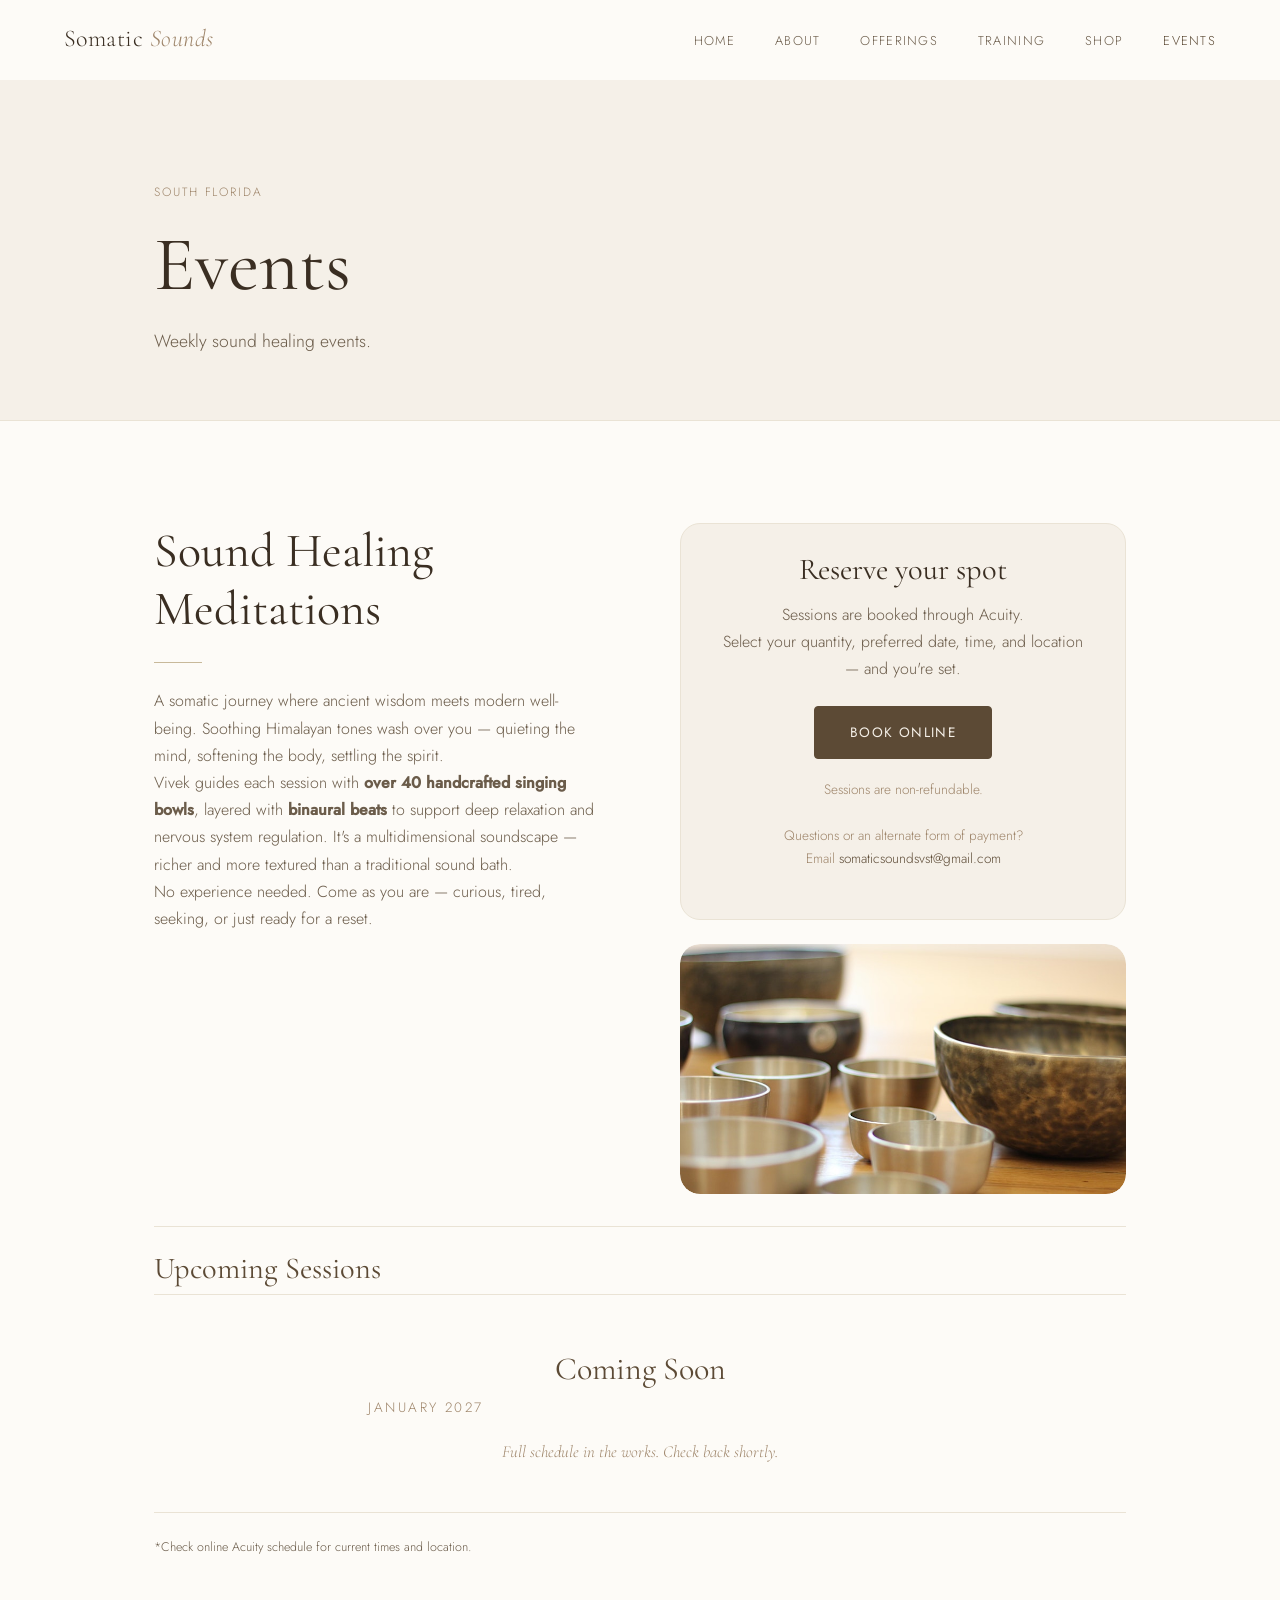
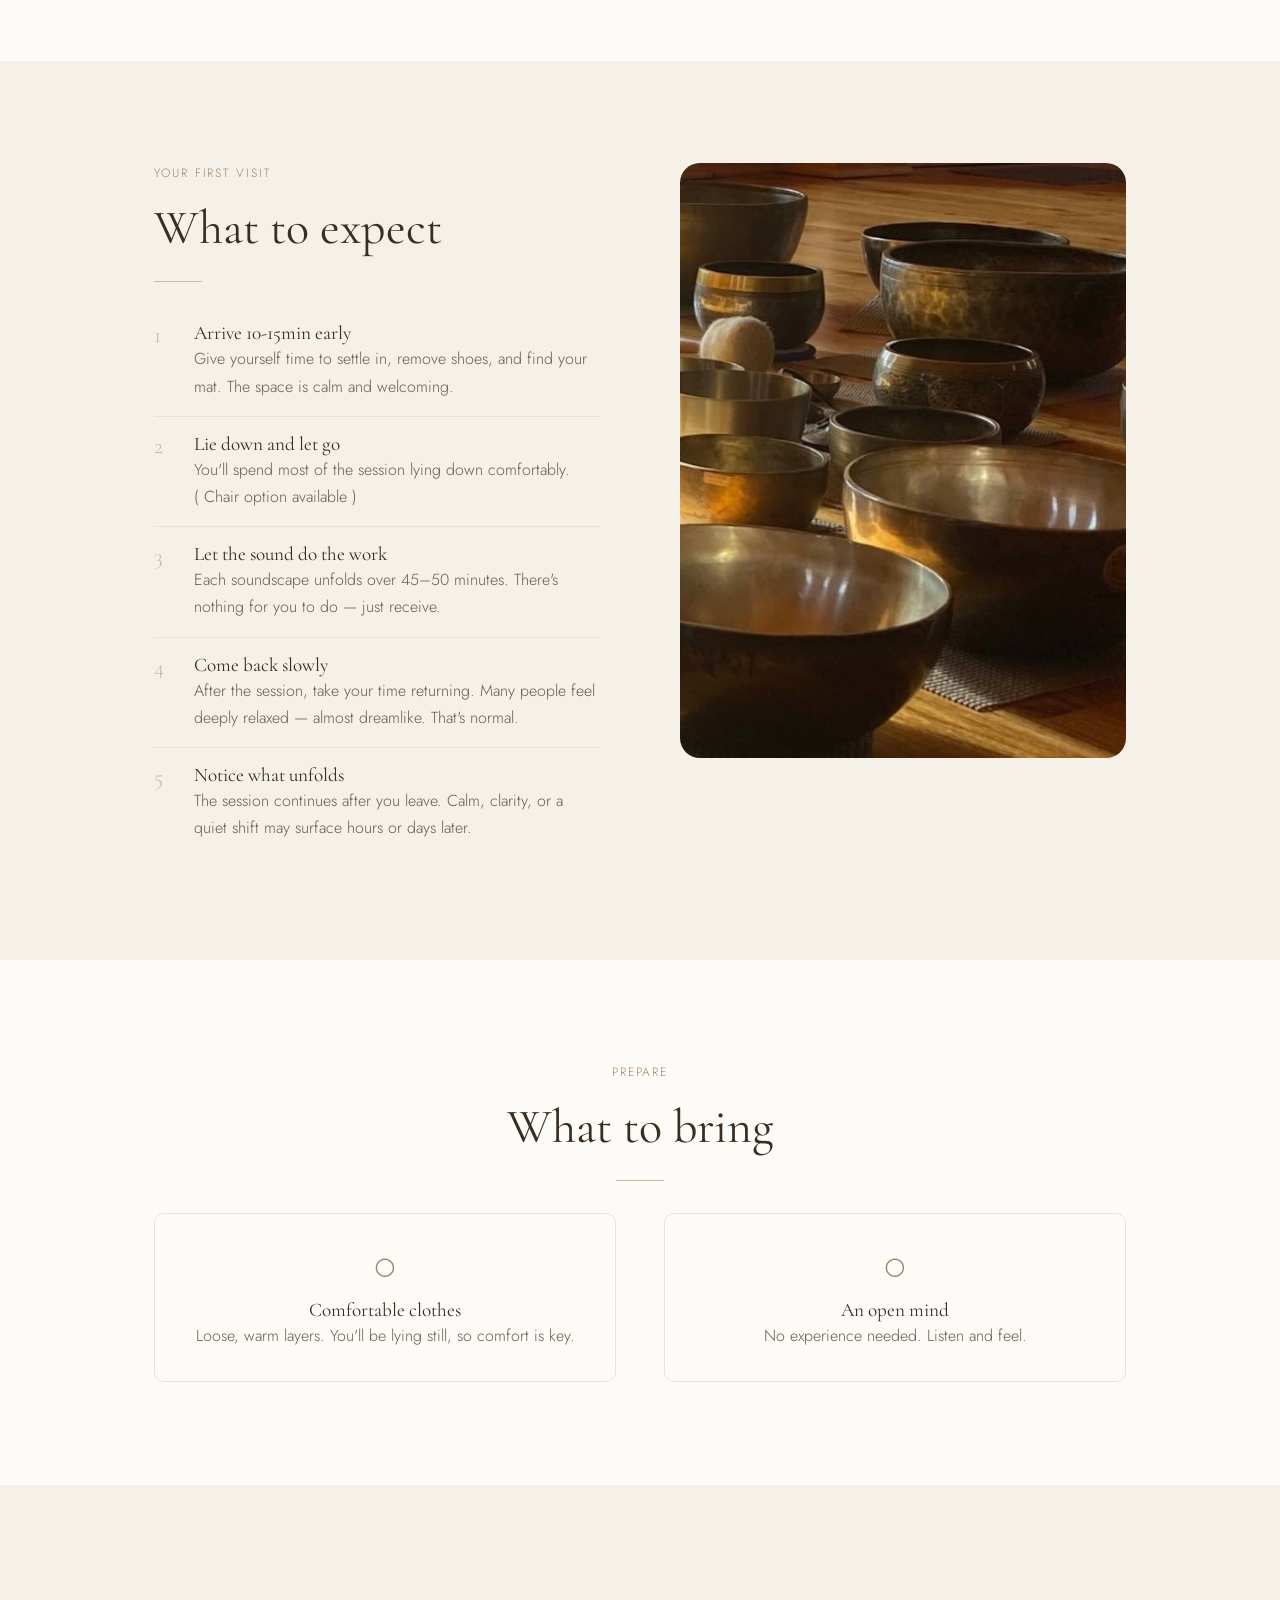
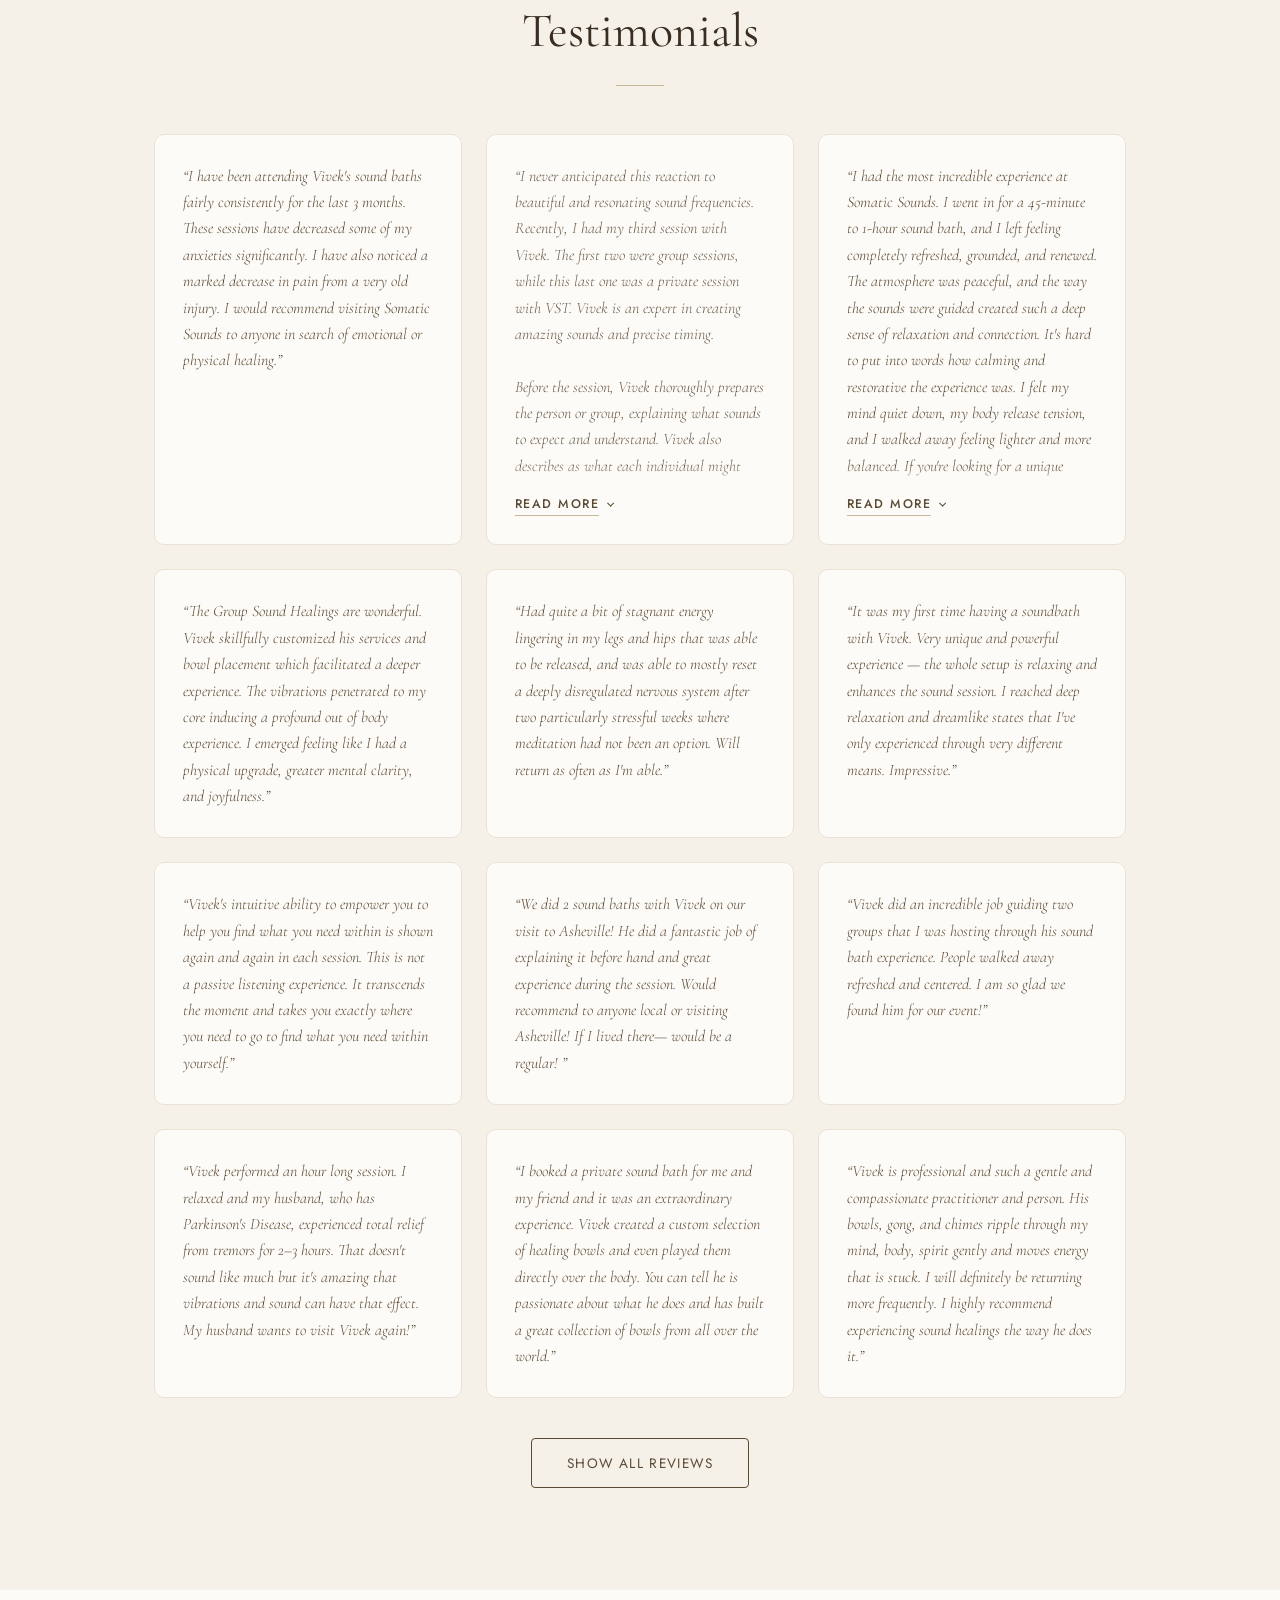
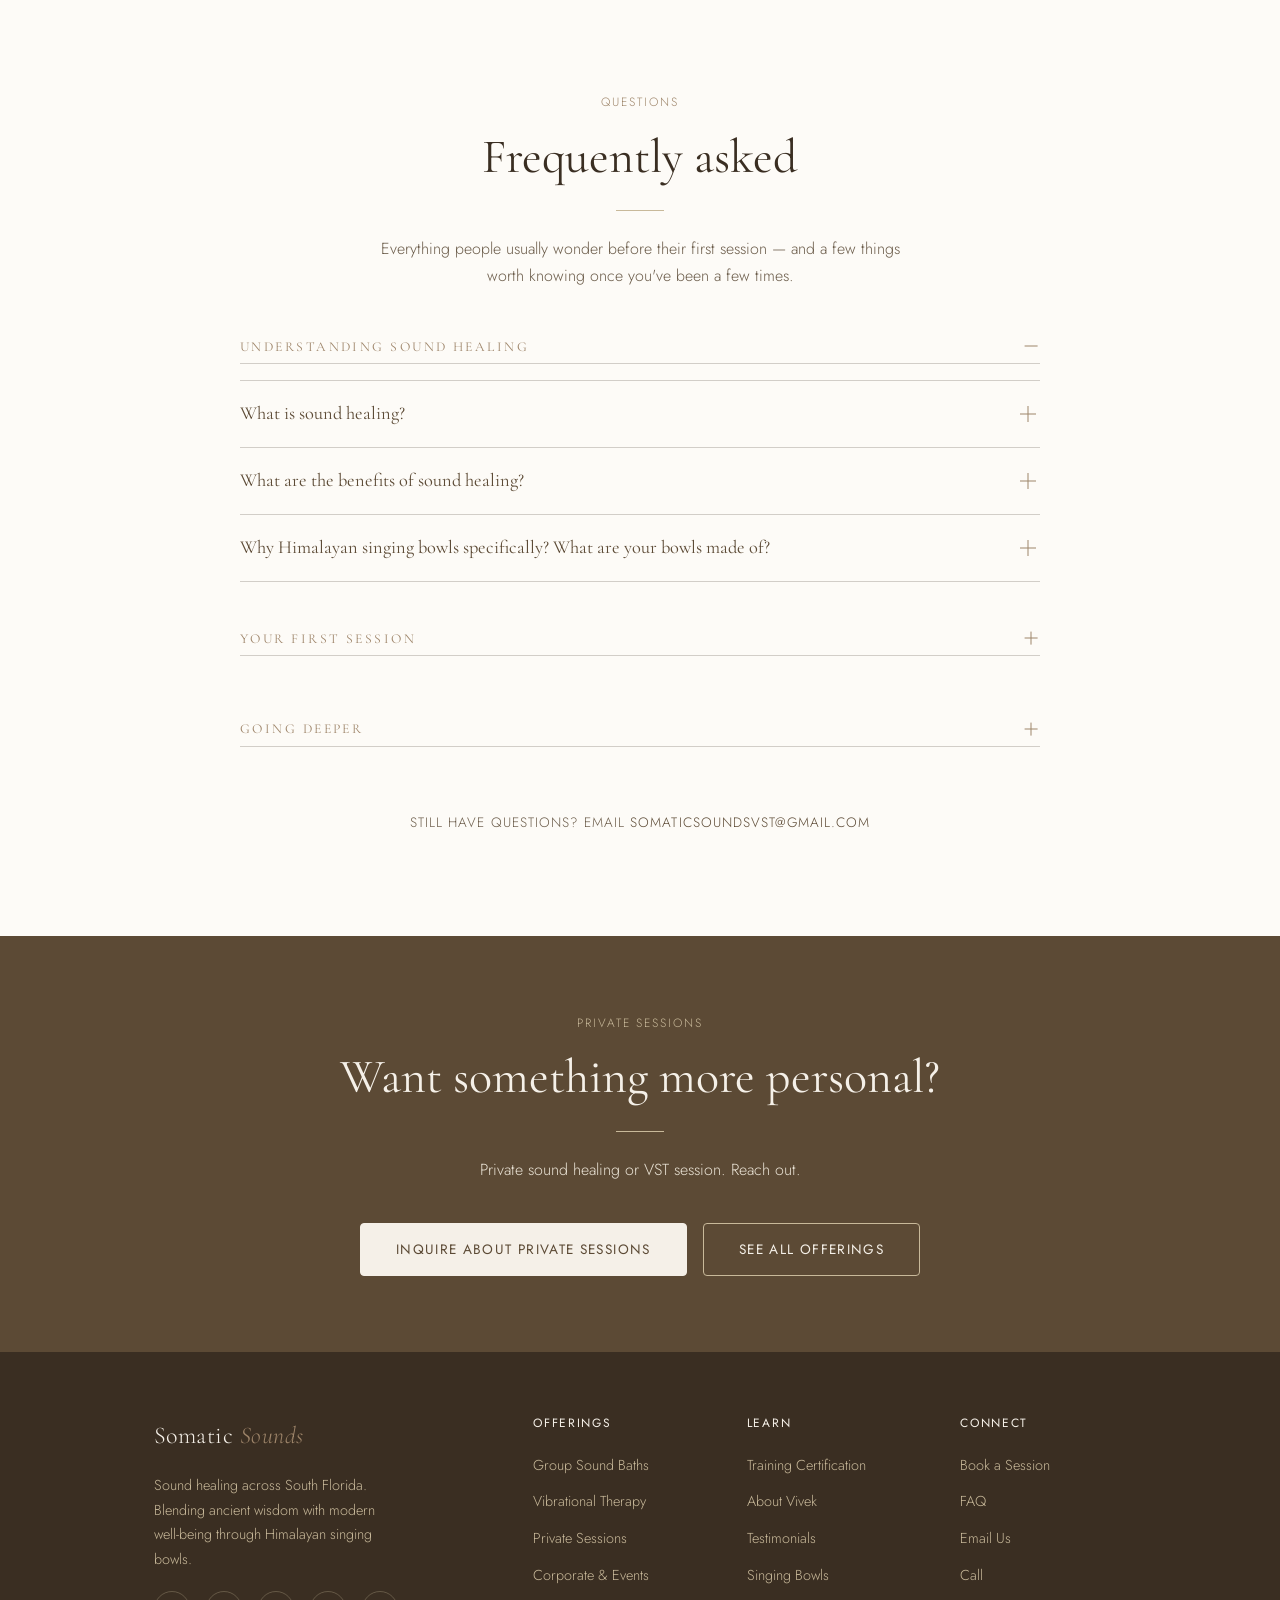
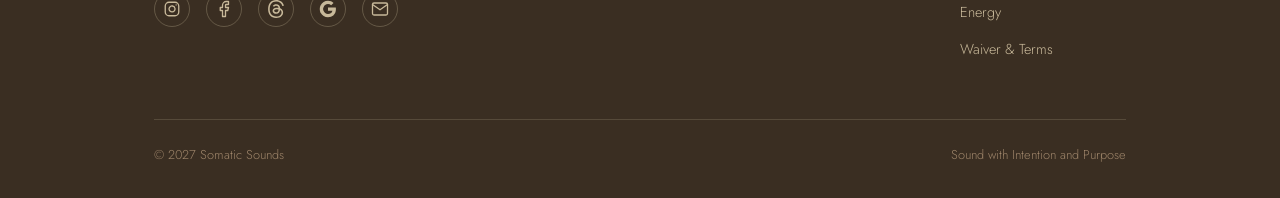
<file: events.html>
<!DOCTYPE html>
<html lang="en">
<head>
  <meta charset="UTF-8" />
  <meta name="viewport" content="width=device-width, initial-scale=1.0" />
  <title>Events & Booking | Somatic Sounds</title>
  <meta name="description" content="Book a sound bath in Fort Lauderdale, FL. Group sessions Saturday at 11am & 6pm, plus Miami and West Palm Beach pop-ups through the week." />
  <link rel="canonical" href="https://somaticsounds.net/events.html" />

<!-- Favicon -->
<link rel="icon" href="/favicon.ico" sizes="any">
<link rel="icon" type="image/png" sizes="32x32" href="/assets/images/favicons/somatic-favicon-32x32.png">
<link rel="icon" type="image/png" sizes="16x16" href="/assets/images/favicons/somatic-favicon-16x16.png">
<link rel="apple-touch-icon" sizes="180x180" href="/assets/images/favicons/somatic-favicon-180x180.png">
<link rel="icon" type="image/png" sizes="192x192" href="/assets/images/favicons/somatic-favicon-192x192.png">
<link rel="icon" type="image/png" sizes="512x512" href="/assets/images/favicons/somatic-favicon-512x512.png">


  <!-- Open Graph -->
  <meta property="og:title" content="Events & Booking | Somatic Sounds" />
  <meta property="og:description" content="Book a sound bath in Fort Lauderdale, FL. Group sessions Saturday at 11am & 6pm, plus Miami and West Palm Beach pop-ups through the week." />
  <meta property="og:url" content="https://somaticsounds.net/events.html" />
  <meta property="og:image" content="https://somaticsounds.net/assets/images/2024/05/09-DSC06064.jpg" />
  <meta property="og:type" content="website" />
  <meta property="og:site_name" content="Somatic Sounds" />

  <!-- Twitter Card -->
  <meta name="twitter:card" content="summary_large_image" />
  <meta name="twitter:title" content="Events & Booking | Somatic Sounds" />
  <meta name="twitter:description" content="Book a sound bath in Fort Lauderdale, FL. Group sessions Saturday at 11am & 6pm, plus Miami and West Palm Beach pop-ups through the week." />
  <meta name="twitter:image" content="https://somaticsounds.net/assets/images/2024/05/09-DSC06064.jpg" />
  <!-- Schema.org: Local Business -->
  <script type="application/ld+json">
  {
    "@context": "https://schema.org",
    "@type": "HealthAndBeautyBusiness",
    "@id": "https://somaticsounds.net/#business",
    "name": "Somatic Sounds",
    "url": "https://somaticsounds.net",
    "image": "https://somaticsounds.net/assets/images/2024/04/1-22-IMG_5878-scaled.jpg",
    "description": "Vibrational sound healing in Fort Lauderdale and South Florida. Group sound bath meditations and private sessions using Himalayan singing bowls.",
    "founder": { "@type": "Person", "name": "Vivek Chugh" },
    "address": {
      "@type": "PostalAddress",
      "addressLocality": "Fort Lauderdale",
      "addressRegion": "FL",
      "addressCountry": "US"
    },
    "areaServed": [
      { "@type": "City", "name": "Fort Lauderdale" },
      { "@type": "City", "name": "Miami" },
      { "@type": "City", "name": "West Palm Beach" }
    ],
    "telephone": "+1-828-505-6976",
    "email": "somaticsoundsvst@gmail.com",
    "priceRange": "$$",
    "sameAs": [
      "https://www.instagram.com/somatic_sounds_vivek/",
      "https://www.facebook.com/profile.php?id=61555731204932",
      "https://www.threads.net/@somatic_sounds_vivek"
    ]
  }
  </script>
  <!-- Preload the two faces used above the fold -->
  <!-- Preload every face used above the fold. The nav wordmark is
       Cormorant 300 (roman + italic) — that is the one that used to flash. -->
  <link rel="preload" href="assets/fonts/jost-latin-300-normal.woff2" as="font" type="font/woff2" crossorigin />
  <link rel="preload" href="assets/fonts/jost-latin-400-normal.woff2" as="font" type="font/woff2" crossorigin />
  <link rel="preload" href="assets/fonts/cormorant-garamond-latin-300-normal.woff2" as="font" type="font/woff2" crossorigin />
  <link rel="preload" href="assets/fonts/cormorant-garamond-latin-300-italic.woff2" as="font" type="font/woff2" crossorigin />
  <link rel="preload" href="assets/fonts/cormorant-garamond-latin-400-normal.woff2" as="font" type="font/woff2" crossorigin />
  <link rel="stylesheet" href="assets/css/style.css" />
  <style>
    .booking-cta {
      background: var(--sand);
      border: 1px solid var(--sand-dark);
      border-radius: var(--radius-lg);
      padding: 1.75rem 2.5rem 1.5rem;
      text-align: center;
    }
    .booking-cta h3 { margin-bottom: 0.75rem; }
    .booking-cta p { margin: 0 auto 1.5rem; }

    .booking-image-link {
      display: block;
      margin-top: 1.5rem;
      border-radius: var(--radius-lg);
      overflow: hidden;
      transition: opacity var(--transition), transform var(--transition);
    }
    .booking-image-link:hover {
      opacity: 0.92;
      transform: translateY(-2px);
    }
    .booking-image-link img {
      display: block;
      width: 100%;
    }

    .schedule-row {
      display: grid;
      grid-template-columns: 1fr 1fr;
      gap: 1rem;
      margin-bottom: 1.25rem;
    }
    @media (max-width: 600px) { .schedule-row { grid-template-columns: 1fr; } }

    .schedule-day {
      margin-bottom: 1.5rem;
    }
    .schedule-day:last-child { margin-bottom: 0; }
    .schedule-day-label {
      font-family: var(--font-serif);
      font-size: 1.2rem;
      color: var(--stone-dark);
      letter-spacing: 0.08em;
      text-transform: uppercase;
      margin-bottom: 0.6rem;
      display: block;
    }

    .schedule-cell {
      background: var(--white);
      border: 1px solid var(--sand-dark);
      border-radius: var(--radius-md);
      padding: 1.25rem;
      text-align: center;
    }
    .schedule-cell .time-big {
      font-family: var(--font-serif);
      font-size: 2rem;
      color: var(--bark);
      display: block;
      line-height: 1;
      margin-bottom: 0.25rem;
    }

    /* ===== Dated schedule list (edited weekly) ===== */
    .schedule-section {
      margin-top: 2rem;
      padding-top: 1.5rem;
      border-top: 1px solid var(--sand-dark);
    }
    .schedule-heading {
      font-family: var(--font-serif);
      font-size: 1.9rem;
      color: var(--bark);
      margin-bottom: 0.4rem;
    }
    .schedule-sub {
      font-size: 0.82rem;
      color: var(--stone-dark);
      letter-spacing: 0.12em;
      text-transform: uppercase;
      margin-bottom: 2rem;
    }
    .schedule-list {
      display: flex;
      flex-direction: column;
    }
    .session {
      display: grid;
      grid-template-columns: 100px 1fr auto;
      gap: 2rem;
      padding: 1.75rem 0;
      border-bottom: 1px solid var(--sand-dark);
      align-items: center;
    }
    .session:last-child { border-bottom: none; }
    .session-cal {
      text-align: center;
      padding: 0.75rem 0.5rem 0.65rem;
      background: var(--sand);
      border-radius: var(--radius-md);
    }
    .session-cal .cal-day {
      font-family: var(--font-serif);
      font-size: 2.4rem;
      color: var(--bark);
      display: block;
      line-height: 1;
    }
    .session-cal .cal-month {
      font-size: 0.75rem;
      color: var(--stone-dark);
      text-transform: uppercase;
      letter-spacing: 0.14em;
      margin-top: 0.45rem;
      display: block;
    }
    .session-cal .cal-dow {
      font-size: 0.75rem;
      color: var(--stone-dark);
      margin-top: 0.2rem;
      display: block;
      letter-spacing: 0.08em;
    }
    .session-body { min-width: 0; }
    .session-city {
      font-size: 0.9rem;
      color: var(--bark);
      text-transform: uppercase;
      letter-spacing: 0.14em;
      font-weight: 600;
      margin-bottom: 0.5rem;
      display: block;
    }
    .session-note {
      font-family: var(--font-serif);
      font-style: italic;
      font-size: 1.15rem;
      color: var(--stone-dark);
      line-height: 1.45;
    }
    .session-times {
      display: flex;
      gap: 0.6rem;
      flex-wrap: wrap;
      justify-content: flex-end;
    }
    .session-time {
      padding: 0.7rem 1.6rem;
      background: var(--bark);
      color: var(--white);
      border-radius: var(--radius-md);
      font-size: 1.05rem;
      font-weight: 500;
      text-decoration: none;
      transition: background 0.2s, transform 0.15s;
    }
    .session-time:hover { background: var(--stone-dark); transform: translateY(-1px); }
    @media (max-width: 700px) {
      .session { grid-template-columns: 80px 1fr; gap: 1.25rem; padding: 1.4rem 0; }
      .session-times { grid-column: 1 / -1; justify-content: flex-start; margin-top: 0.5rem; }
      .session-cal .cal-day { font-size: 2rem; }
    }

    /* Placeholder when the schedule isn't published yet */
    .schedule-placeholder {
      text-align: center;
      padding: 3.5rem 1.5rem 3rem;
      border-top: 1px solid var(--sand-dark);
      border-bottom: 1px solid var(--sand-dark);
    }
    .schedule-placeholder h4 {
      font-family: var(--font-serif);
      font-size: 2rem;
      color: var(--bark);
      margin-bottom: 0.6rem;
      line-height: 1.1;
    }
    .placeholder-date {
      font-size: 0.85rem;
      color: var(--stone-dark);
      letter-spacing: 0.18em;
      text-transform: uppercase;
      margin-bottom: 1.25rem;
    }
    .placeholder-note {
      font-family: var(--font-serif);
      font-style: italic;
      color: var(--stone-dark);
      font-size: 1.05rem;
      max-width: 440px;
      margin: 0 auto;
      line-height: 1.5;
    }

    .what-to-expect li {
      display: flex;
      gap: 1rem;
      padding: 1rem 0;
      border-bottom: 1px solid var(--sand-dark);
      align-items: flex-start;
    }
    .what-to-expect li:last-child { border-bottom: none; }
    .expect-num {
      font-family: var(--font-serif);
      font-size: 1.4rem;
      color: var(--stone);
      flex-shrink: 0;
      width: 1.5rem;
      line-height: 1.2;
    }

    /* ---- REVIEWS ---- */
    #testimonials {
      scroll-margin-top: 90px;
    }
    .reviews-grid {
      display: grid;
      grid-template-columns: repeat(3, 1fr);
      gap: 1.5rem;
      margin-top: 3rem;
    }
    @media (max-width: 900px) { .reviews-grid { grid-template-columns: 1fr 1fr; } }
    @media (max-width: 560px)  { .reviews-grid { grid-template-columns: 1fr; } }

    .review-card {
      background: var(--white);
      border: 1px solid var(--sand-dark);
      border-radius: var(--radius-md);
      padding: 1.75rem;
      display: flex;
      flex-direction: column;
      gap: 1rem;
      overflow: hidden;
      transition: box-shadow var(--transition);
    }
    .review-card:hover { box-shadow: 0 6px 24px rgba(58,46,34,.08); }

    .review-stars {
      color: var(--stone-dark);
      font-size: 0.9rem;
      letter-spacing: 0.1em;
    }

    .review-text {
      font-family: var(--font-serif);
      font-size: 1rem;
      font-style: italic;
      color: var(--bark);
      line-height: 1.65;
      /* Clamp long reviews so one 290-word testimonial can't stretch its whole
         grid row. Change --review-lines below to show more or fewer lines; the
         cut always lands on a clean line boundary. JS adds "Read more" to any
         card that overflows. */
      --review-lines: 12;
      max-height: calc(var(--review-lines) * 1.65em);
      overflow: hidden;
    }
    .review-card.expanded .review-text { max-height: none; overflow: visible; }

    /* Multi-paragraph reviews: one full line between paragraphs keeps the
       clamp landing on a clean line boundary. */
    .review-text > p { margin: 0 0 1.65em; }
    .review-text > p:last-child { margin-bottom: 0; }

    .review-more {
      /* sits directly under its own text — not pushed to the card floor, so the
         fade stays over the clipped line when a neighbouring card expands */
      position: relative;
      align-self: flex-start;
      display: inline-flex;
      align-items: center;
      background: none;
      border: none;
      padding: 0;
      cursor: pointer;
      font-family: inherit;
      font-size: 0.78rem;
      font-weight: 500;
      letter-spacing: 0.12em;
      text-transform: uppercase;
      color: var(--bark);
      transition: color var(--transition);
    }
    .review-more-label {
      border-bottom: 1px solid var(--stone);
      padding-bottom: 2px;
      transition: border-color var(--transition);
    }
    /* chevron, echoing the +/- line work on the FAQ toggles */
    .review-more::after {
      content: '';
      width: 0.42em;
      height: 0.42em;
      margin-left: 0.65em;
      border-right: 1.5px solid currentColor;
      border-bottom: 1.5px solid currentColor;
      transform: translateY(-0.18em) rotate(45deg);
      transition: transform var(--transition);
    }
    .review-card.expanded .review-more::after {
      transform: translateY(0.1em) rotate(-135deg);
    }
    .review-more:hover { color: var(--stone-dark); }
    .review-more:hover .review-more-label { border-color: var(--stone-dark); }
    /* soft fade over the clamped last line, so the cut reads as intentional */
    .review-more::before {
      content: '';
      position: absolute;
      bottom: 100%;
      left: 0;
      width: 100vw;
      height: 2.4em;
      pointer-events: none;
      background: linear-gradient(to bottom, rgba(255,255,255,0), var(--white) 85%);
    }
    .review-card.expanded .review-more::before { display: none; }
    .review-more:focus-visible { outline: 2px solid var(--stone); outline-offset: 3px; }

    p.review-text::before,
    .review-text > p:first-child::before { content: '\201C'; }
    p.review-text::after,
    .review-text > p:last-child::after   { content: '\201D'; }

    .review-meta {
      font-size: 0.78rem;
      letter-spacing: 0.06em;
      color: var(--stone-dark);
      text-transform: uppercase;
      border-top: 1px solid var(--sand-dark);
      padding-top: 0.75rem;
    }

    /* hidden reviews shown by JS */
    .review-card.hidden-review { display: none; }
    .review-card.hidden-review.revealed { display: flex; }

    #show-more-btn {
      margin-top: 2.5rem;
    }

    /* ---- FAQ ---- */
    #faq {
      scroll-margin-top: 90px;
    }
    .faq-group {
      margin-top: 3rem;
    }
    .faq-group-label {
      width: 100%;
      background: transparent;
      border: none;
      border-bottom: 1px solid rgba(58, 46, 34, 0.22);
      cursor: pointer;
      font-family: var(--font-serif);
      font-size: 0.85rem;
      letter-spacing: 0.18em;
      text-transform: uppercase;
      color: var(--stone-dark);
      display: flex;
      justify-content: space-between;
      align-items: center;
      gap: 1rem;
      margin-bottom: 1rem;
      padding: 0 0 0.5rem;
      text-align: left;
      transition: color var(--transition);
    }
    .faq-group-label:hover { color: var(--bark); }
    .faq-group-toggle {
      flex-shrink: 0;
      width: 1.1rem;
      height: 1.1rem;
      position: relative;
    }
    .faq-group-toggle::before,
    .faq-group-toggle::after {
      content: '';
      position: absolute;
      background: var(--stone-dark);
      top: 50%;
      left: 50%;
      transition: transform var(--transition);
    }
    .faq-group-toggle::before {
      width: 0.8rem; height: 1px;
      transform: translate(-50%, -50%);
    }
    .faq-group-toggle::after {
      width: 1px; height: 0.8rem;
      transform: translate(-50%, -50%);
    }
    .faq-group.open .faq-group-toggle::after {
      transform: translate(-50%, -50%) scaleY(0);
    }
    .faq-group-body {
      max-height: 0;
      overflow: hidden;
      transition: max-height var(--transition);
    }
    .faq-group.open .faq-group-body {
      max-height: 4000px;
    }
    .faq-item {
      border-bottom: 1px solid rgba(58, 46, 34, 0.22);
    }
    .faq-item:first-of-type {
      border-top: 1px solid rgba(58, 46, 34, 0.22);
    }
    .faq-question {
      width: 100%;
      background: transparent;
      border: none;
      padding: 1.25rem 0;
      text-align: left;
      cursor: pointer;
      display: flex;
      justify-content: space-between;
      align-items: center;
      gap: 1.5rem;
      font-family: var(--font-serif);
      font-size: 1.15rem;
      color: var(--bark);
      line-height: 1.4;
      transition: color var(--transition);
    }
    .faq-question:hover { color: var(--stone-dark); }
    .faq-toggle {
      flex-shrink: 0;
      width: 1.5rem;
      height: 1.5rem;
      position: relative;
      transition: transform var(--transition);
    }
    .faq-toggle::before,
    .faq-toggle::after {
      content: '';
      position: absolute;
      background: var(--stone-dark);
      top: 50%;
      left: 50%;
      transition: transform var(--transition);
    }
    .faq-toggle::before {
      width: 1rem; height: 1px;
      transform: translate(-50%, -50%);
    }
    .faq-toggle::after {
      width: 1px; height: 1rem;
      transform: translate(-50%, -50%);
    }
    .faq-item.open .faq-toggle::after {
      transform: translate(-50%, -50%) scaleY(0);
    }
    .faq-answer {
      max-height: 0;
      overflow: hidden;
      transition: max-height var(--transition);
    }
    .faq-answer-inner {
      padding: 0 0 1.5rem;
      color: var(--bark);
      font-size: 1rem;
      line-height: 1.7;
    }
    .faq-answer-inner p { margin-bottom: 0.85rem; }
    .faq-answer-inner p:last-child { margin-bottom: 0; }
    .faq-answer-inner a { color: var(--bark); border-bottom: 1px solid var(--sand-dark); }
    .faq-answer-inner ul {
      list-style: none;
      padding: 0;
      margin: 0 0 0.85rem;
    }
    .faq-answer-inner ul li {
      position: relative;
      padding: 0.3rem 0 0.3rem 1.4rem;
      line-height: 1.6;
    }
    .faq-answer-inner ul li::before {
      content: '';
      position: absolute;
      left: 0.15rem;
      top: 0.95rem;
      width: 5px;
      height: 5px;
      border-radius: 50%;
      background: var(--stone-dark);
    }
    .faq-item.open .faq-answer {
      max-height: 1500px;
    }
  
    /* staggered reveal for the review grid */
    .reviews-grid > .review-card:nth-child(3n+2) { transition-delay: .08s; }
    .reviews-grid > .review-card:nth-child(3n+3) { transition-delay: .16s; }
  </style>
  <noscript><style>.fade-up{opacity:1 !important;transform:none !important}</style></noscript>
</head>
<body class="page-body">

  <nav class="site-nav">
    <a href="index.html" class="nav-logo">Somatic <span>Sounds</span></a>
    <ul class="nav-links">
      <li><a href="index.html">Home</a></li>
      <li><a href="about.html">About</a></li>
      <li><a href="offerings.html">Offerings</a></li>
      <li><a href="training.html">Training</a></li>
      <li><a href="shop.html">Shop</a></li>
      <li><a href="events.html" class="active">Events</a></li>
      </ul>
    <button class="nav-toggle" aria-label="Menu">
      <span></span><span></span><span></span>
    </button>
  </nav>

  <section class="page-hero">
    <div class="container">
      <span class="section-label">South Florida</span>
      <h1>Events</h1>
      <p>Weekly sound healing events.</p>
    </div>
  </section>

  <!-- WEEKEND SESSIONS -->
  <section class="bg-white">
    <div class="container">
      <div class="grid-2" style="gap:5rem; align-items:start;">
        <div class="fade-up">
          <h2>Sound Healing Meditations</h2>
          <div class="divider"></div>
          <p>A somatic journey where ancient wisdom meets modern well-being. Soothing Himalayan tones wash over you — quieting the mind, softening the body, settling the spirit.</p>
          <p>Vivek guides each session with <strong>over 40 handcrafted singing bowls</strong>, layered with <strong>binaural beats</strong> to support deep relaxation and nervous system regulation. It's a multidimensional soundscape — richer and more textured than a traditional sound bath.</p>
          <p>No experience needed. Come as you are — curious, tired, seeking, or just ready for a reset.</p>
        </div>

        <div class="fade-up" style="animation-delay:0.15s">
          <div class="booking-cta">
            <h3>Reserve your spot</h3>
            <p>Sessions are booked through Acuity.<br> Select your quantity, preferred date, time, and location — and you're set.</p>
            <a href="https://somaticsounds.as.me/schedule/f25d1001" target="_blank" rel="noopener" class="btn btn-primary">Book Online</a>
            <p style="font-size:0.85rem; margin-top:1.25rem; color:var(--stone-dark); line-height:1.6;">Sessions are non-refundable.</p>
            <p style="font-size:0.85rem; margin-top:0.75rem; color:var(--stone-dark)">Questions or an alternate form of payment?<br>Email <a href="mailto:somaticsoundsvst@gmail.com" style="color:var(--bark)">somaticsoundsvst@gmail.com</a></p>
          </div>

          <a href="https://somaticsounds.as.me/schedule/f25d1001" target="_blank" rel="noopener" class="booking-image-link" aria-label="Book a sound healing session">
            <img src="assets/images/bowls/weaver1.jpg" alt="Sound bath session setup" class="img-rounded img-wide" width="940" height="470" />
          </a>
        </div>
      </div>

      <!-- =============================================
           SCHEDULE: full-width row below the booking image
           ============================================= -->
      <div class="schedule-section fade-up">
        <h3 class="schedule-heading">Upcoming Sessions</h3>

        <!-- =============================================
             PLACEHOLDER while the schedule is not yet published.
             To go live with real dates, replace this
             <div class="schedule-placeholder"> block with the
             <div class="schedule-list"> structure from the
             backup copy of this file.
             ============================================= -->

        <div class="schedule-placeholder">
          <h4>Coming Soon</h4>
          <p class="placeholder-date">January 2027</p>
          <p class="placeholder-note">Full schedule in the works. Check back shortly.</p>
        </div>
        <!-- END PLACEHOLDER -->

        <p class="muted" style="margin-top:1.5rem; font-size:0.78rem;">*Check online Acuity schedule for current times and location.</p>
      </div>

    </div>
  </section>

  <!-- WHAT TO EXPECT -->
  <section class="bg-sand">
    <div class="container">
      <div class="grid-2" style="gap:5rem; align-items:start;">
        <div class="fade-up">
          <span class="section-label">Your First Visit</span>
          <h2>What to expect</h2>
          <div class="divider"></div>
          <ul class="what-to-expect" style="list-style:none; padding:0;">
            <li>
              <span class="expect-num">1</span>
              <div>
                <h4>Arrive 10-15min early</h4>
                <p>Give yourself time to settle in, remove shoes, and find your mat. The space is calm and welcoming.</p>
              </div>
            </li>
            <li>
              <span class="expect-num">2</span>
              <div>
                <h4>Lie down and let go</h4>
                <p>You'll spend most of the session lying down comfortably.<br> ( Chair option available )</p>
              </div>
            </li>
            <li>
              <span class="expect-num">3</span>
              <div>
                <h4>Let the sound do the work</h4>
                <p>Each soundscape unfolds over 45–50 minutes. There's nothing for you to do — just receive.</p>
              </div>
            </li>
            <li>
              <span class="expect-num">4</span>
              <div>
                <h4>Come back slowly</h4>
                <p>After the session, take your time returning. Many people feel deeply relaxed — almost dreamlike. That's normal.</p>
              </div>
            </li>
            <li>
              <span class="expect-num">5</span>
              <div>
                <h4>Notice what unfolds</h4>
                <p>The session continues after you leave. Calm, clarity, or a quiet shift may surface hours or days later.</p>
              </div>
            </li>
          </ul>
        </div>
        <div class="fade-up" style="animation-delay:0.15s">
          <img src="assets/images/bowls/mixbowldark2.jpg" alt="Himalayan singing bowls close up" class="img-rounded img-tall" width="810" height="705" loading="lazy" />
        </div>
      </div>
    </div>
  </section>

  <!-- WHAT TO BRING -->
  <section class="bg-white">
    <div class="container">
      <div class="section-header center fade-up" style="max-width:600px; margin:0 auto;">
        <span class="section-label">Prepare</span>
        <h2>What to bring</h2>
        <div class="divider center"></div>
      </div>
      <div class="grid-2 mt-2">
        <div class="card fade-up center">
          <div style="font-size:1.5rem; margin-bottom:0.75rem; color:var(--stone-dark)">○</div>
          <h4>Comfortable clothes</h4>
          <p>Loose, warm layers. You'll be lying still, so comfort is key.</p>
        </div>
        <div class="card fade-up center" style="animation-delay:0.08s">
          <div style="font-size:1.5rem; margin-bottom:0.75rem; color:var(--stone-dark)">○</div>
          <h4>An open mind</h4>
           <p>No experience needed. Listen and feel.</p>
        </div>
      </div>
    </div>
  </section>

  <!-- SIT & SOUND 
  <section class="bg-sand">
    <div class="container">
      <div class="grid-2" style="align-items:center; gap:4rem;">
        <div class="fade-up">
          <span class="section-label">Community Event</span>
          <h2>Sit & Sound</h2>
        </div>
      </div>
     </div>
   </section> -->

  <!-- TESTIMONIALS -->
  <section class="bg-sand" id="testimonials">
    <div class="container">
      <div class="section-header center fade-up" style="max-width:640px; margin:0 auto;">
        <span class="section-label"></span>
        <h2>Testimonials</h2>
        <div class="divider center"></div>
        <p></p>
      </div>

      <div class="reviews-grid">

        <!-- TOP 12 VISIBLE: specific outcomes, first-timers, private, group, visitor, and host perspectives -->

        <div class="review-card fade-up">
          <p class="review-text">I have been attending Vivek's sound baths fairly consistently for the last 3 months. These sessions have decreased some of my anxieties significantly. I have also noticed a marked decrease in pain from a very old injury. I would recommend visiting Somatic Sounds to anyone in search of emotional or physical healing.</p>
        </div>

        <div class="review-card fade-up">
          <div class="review-text">
            <p>I never anticipated this reaction to beautiful and resonating sound frequencies. Recently, I had my third session with Vivek. The first two were group sessions, while this last one was a private session with VST. Vivek is an expert in creating amazing sounds and precise timing.</p>
            <p>Before the session, Vivek thoroughly prepares the person or group, explaining what sounds to expect and understand. Vivek also describes as what each individual might expect mentally/physically from this unusual and intriguing individual sound experience, depending on the type of bowl session chosen.</p>
            <p>For me, the sound frequencies act as a gateway to meditation. I’ve tried meditation before, but it took many attempts to get into the “zone.” I haven’t done it in a while because it requires more effort to achieve a meditative state. However, the bowl sessions quickly transport me into a unique meditative state each time. They evoke wonderful sensations and feelings, like “traveling” (no joke), extreme color graphics, and visions or conversations that make no sense to me. I absolutely loved it! It left me feeling physically rejuvenated, releasing petty feelings (etc), and recharged my mind, giving me a greater sense of levity. Who would have thought?</p>
            <p>Everyone’s experience is different, and mine was particularly vivid and tangible. It opened doors in my imagination, causing a sense of time to become distorted. It led me to a grateful and peaceful “living in the moment” feeling that lasted for several days and nights. I highly recommend investing in yourself and exploring what your mind takes you to. Thanks, Vivek!</p>
          </div>
        </div>

        <div class="review-card fade-up">
          <p class="review-text">I had the most incredible experience at Somatic Sounds. I went in for a 45-minute to 1-hour sound bath, and I left feeling completely refreshed, grounded, and renewed. The atmosphere was peaceful, and the way the sounds were guided created such a deep sense of relaxation and connection. It's hard to put into words how calming and restorative the experience was. I felt my mind quiet down, my body release tension, and I walked away feeling lighter and more balanced. If you're looking for a unique wellness experience that helps you slow down, reset, and reconnect with yourself, I highly recommend Somatic Sounds. Truly an amazing experience!</p>
        </div>

        <div class="review-card fade-up">
          <p class="review-text">The Group Sound Healings are wonderful. Vivek skillfully customized his services and bowl placement which facilitated a deeper experience. The vibrations penetrated to my core inducing a profound out of body experience. I emerged feeling like I had a physical upgrade, greater mental clarity, and joyfulness.</p>
        </div>

        <div class="review-card fade-up">
          <p class="review-text">Had quite a bit of stagnant energy lingering in my legs and hips that was able to be released, and was able to mostly reset a deeply disregulated nervous system after two particularly stressful weeks where meditation had not been an option. Will return as often  as I'm able.</p>
        </div>

        <div class="review-card fade-up">
          <p class="review-text">It was my first time having a soundbath with Vivek. Very unique and powerful experience — the whole setup is relaxing and enhances the sound session. I reached deep relaxation and dreamlike states that I've only experienced through very different means. Impressive.</p>
        </div>

        <div class="review-card fade-up">
          <p class="review-text">Vivek's intuitive ability to empower you to help you find what you need within is shown again and again in each session. This is not a passive listening experience. It transcends the moment and takes you exactly where you need to go to find what you need within yourself.</p>
        </div>

        <div class="review-card fade-up">
          <p class="review-text">We did 2 sound baths with Vivek on our visit to Asheville!  He did a fantastic job of explaining it before hand and great experience during the session.  Would recommend to anyone local or visiting Asheville!  If I lived there— would be a regular! </p>
        </div>

        <div class="review-card fade-up">
          <p class="review-text">Vivek did an incredible job guiding two groups that I was hosting through his sound bath experience. People walked away refreshed and centered. I am so glad we found him for our event!</p>
        </div>
    
        <div class="review-card fade-up">
          <p class="review-text">Vivek performed an hour long session. I relaxed and my husband, who has Parkinson's Disease, experienced total relief from tremors for 2–3 hours. That doesn't sound like much but it's amazing that vibrations and sound can have that effect. My husband wants to visit Vivek again!</p>
        </div>
        
        <div class="review-card fade-up">
          <p class="review-text">I booked a private sound bath for me and my friend and it was an extraordinary experience. Vivek created a custom selection of healing bowls and even played them directly over the body. You can tell he is passionate about what he does and has built a great collection of bowls from all over the world.</p>
        </div>
        <div class="review-card fade-up">
          <p class="review-text">Vivek is professional and such a gentle and compassionate practitioner and person. His bowls, gong, and chimes ripple through my mind, body, spirit gently and moves energy that is stuck. I will definitely be returning more frequently. I highly recommend experiencing sound healings the way he does it.</p>
        </div>

        <!-- hidden reviews, revealed by "Show more" -->

        <div class="review-card hidden-review">
          <p class="review-text">We absolutely loved our sound bath journey. Our Facilitator, Vivek used about 30 handcrafted singing bowls and lulled both of us into a deep theta brain state. I even fell asleep and felt rejuvenated after, with some of the best sleep that night. What a beautiful hour of symphonic relaxation.</p>
        </div>

        <div class="review-card hidden-review">
          <p class="review-text">Vivek creates a sanctuary space of sound. I went into the session feeling some emotional weight, and left lifted and lightened. I felt a significant shift after bathing in a pool of soothing sacred tones. I highly recommend booking sound healing sessions with Vivek.</p>
        </div>

        <div class="review-card hidden-review">
          <p class="review-text">A profound, transformative experience. Vivek's skill and intuition created an intensely powerful sound healing session, both physically and spiritually. If you're seeking deep relaxation, inner connection, or energetic healing, I highly recommend booking a session. I'll definitely be back!</p>
        </div>

        <div class="review-card hidden-review">
          <p class="review-text">I've attended Vivek's sound baths for a couple months now and they are deeply experiential, soothing, meditative, and even transformative. He is friendly, thoughtful, and wants you to have a great experience every time. Vivek isn't just about tones and vibrations — he is about creating sound journeys that heal.</p>
        </div>

        <div class="review-card hidden-review">
          <p class="review-text">I have been going regularly to Vivek's sessions since my first one last month. It's a very healing space that allows me to integrate a lot of the work that I've been doing. I'm fortunate to have found him.</p>
        </div>

        <div class="review-card hidden-review">
          <p class="review-text">The session was very powerful and healing. I felt a beautiful energetic shift and was able to move a lot of stagnant energy. Vivek's energy is so calm and he is extremely professional. I really felt at ease and look forward to another session soon.</p>
        </div>

        <div class="review-card hidden-review">
          <p class="review-text">I've been attending regular sound baths and they've made a huge difference in my anxiety levels. I feel calmer, more grounded, and better able to handle everyday stress. It's become an essential part of my wellness routine.</p>
        </div>

        <div class="review-card hidden-review">
          <p class="review-text">Vivek is incredibly intuitive and down to earth. I felt at ease from the moment we met. My experiences in his sound baths have been healing, grounding and super uplifting to the spirit. I'm so happy to have crossed paths and would absolutely recommend a visit to Somatic Sounds!</p>
        </div>

        <div class="review-card hidden-review">
          <p class="review-text">Vivek's playing is a next level experience — like seeing colors with sound and even feeling as if you are levitating! Vivek is also such a personal, fun, and super knowledgeable guy to chat with. Highly recommend. I'll be returning when I'm back in town!</p>
        </div>

        <div class="review-card hidden-review">
          <p class="review-text">So I've been to at least half a dozen of these and I can honestly say, they're addictive. Every time, it's a different experience. Sometimes he walks around the room with the bowls, playing directly over you — which is really neat.</p>
        </div>

        <div class="review-card hidden-review">
          <p class="review-text">Vivek's somatic sound sessions are relaxing, rejuvenating and transformative! He weaves together the beautiful sounds of Tibetan singing bowls, gong, and other instruments to help you transcend your physical body and enter into vibrational alignment.</p>
        </div>

        <div class="review-card hidden-review">
          <p class="review-text">I have experienced different kinds of sound healings over the years, and I love the Tibetan singing bowls that Vivek facilitates sessions with. I felt so relaxed, grounded, and a bit blissed from the experience. His bowls, gong, and chimes move energy that is stuck. Such a healing presence!</p>
        </div>

        <div class="review-card hidden-review">
          <p class="review-text">Vivek's take on sound bath healing is unique and powerful! I've had some experience in the past with sound baths and sound healing and it's always been with crystal bowls. And while those are beautiful, I think Tibetan bowls pack more of a "punch".</p>
        </div>

        <div class="review-card hidden-review">
          <p class="review-text">I attended a sound bath by Vivek this weekend and wow, it was amazing! I felt so calm, centered and grounded. He took me to another dimension! A wonderful experience that you won't find anywhere else in Asheville. I highly recommend.</p>
        </div>

        <div class="review-card hidden-review">
          <p class="review-text">I have recently been introduced to sound healing this past year. I got into it after listening to studies on the effects of vibrations and frequencies through the body. If you haven't tried it you need to do it with Vivek. He is really skilled at what he does and I've had noticeable results.</p>
        </div>

        <div class="review-card hidden-review">
          <p class="review-text">Vivek is a healer inside and out! His sessions will change your life, your vibration, your energy and more. So thankful to have discovered his offering, which has simply put me on a more beautiful path of wellbeing!</p>
        </div>

        <div class="review-card hidden-review">
          <p class="review-text">I have done sound baths before, and this was such an intimate setting with only 4 people, allowing for a better overall experience than I have previously had. He also had many more bowls than I have seen before. So relaxing and reasonably priced. I'll definitely come back!</p>
        </div>

        <div class="review-card hidden-review">
          <p class="review-text">We had a fantastic sound healing on Sunday with Vivek. He made it very relaxing and comfortable and took the time to answer questions and set our expectations. My friend was a newby and can't wait to go back! Highly recommend!</p>
        </div>

        <div class="review-card hidden-review">
          <p class="review-text">Vivek's sound healing was a wonderful experience I would recommend to anyone I know. Like a guided meditation, it is both relaxing and energizing and my mind was filled with constantly shifting shapes and colors.</p>
        </div>

        <div class="review-card hidden-review">
          <p class="review-text">This sound healing was super effective. It deeply relaxed me and helped me sleep through the night. I also feel more at ease this next day. Highly Recommend!</p>
        </div>

        <div class="review-card hidden-review">
          <p class="review-text">An unforgettable experience! We were all reflecting today on how deeply impactful it was. Thank you so much for holding such a powerful space. We're already looking forward to your return!</p>
        </div>
      </div>

      <div class="center fade-up">
        <button id="show-more-btn" class="btn btn-outline" onclick="showAllReviews()">Show All Reviews</button>
      </div>

    </div>
  </section>

  <!-- FAQ schema (mirrors the visible questions and answers below) -->
  <script type="application/ld+json">
  {
    "@context": "https://schema.org",
    "@type": "FAQPage",
    "mainEntity": [
      {
        "@type": "Question",
        "name": "What is sound healing?",
        "acceptedAnswer": {
          "@type": "Answer",
          "text": "Sound healing is a practice that uses frequency and vibration to support your physical, emotional, and spiritual well-being. It begins from a simple idea, that the body has a natural rhythm, and the pace of daily life, stress, tension, and depletion, can pull it out of tune. Sound healing offers a way back. In a session, you simply lie down and let the tones of Himalayan singing bowls move through you. There is nothing to do, nothing to figure out."
        }
      },
      {
        "@type": "Question",
        "name": "What are the benefits of sound healing?",
        "acceptedAnswer": {
          "@type": "Answer",
          "text": "People come to sound healing for many different reasons, and its benefits are felt across body, mind, and spirit. Most often, people notice deep relaxation and relief from stress, anxiety, or low mood, better and more restful sleep, easing of physical pain and tension held in the body, emotional release and a sense of lightness, clearer thinking and a calmer, more focused mind, and a feeling of being grounded, restored, and reconnected to yourself. You do not have to arrive with a goal. Whatever you bring, the sound tends to meet it."
        }
      },
      {
        "@type": "Question",
        "name": "Why Himalayan singing bowls specifically? What are your bowls made of?",
        "acceptedAnswer": {
          "@type": "Answer",
          "text": "My bowls are hand-hammered in Nepal from bronze, an alloy of copper and tin, using metalworking techniques passed down through generations. Because each one is shaped by hand, no two are identical, and every bowl produces a complex, layered tone you can feel in the body, not just hear. Unlike crystal bowls, which tend to ring with a single clear tone, Himalayan bowls carry rich overtones that move and shift as the bowl is played. Together, those layered tones and textures create an immersive soundscape that surrounds you completely. That depth is what makes them so effective for somatic work. The vibrations penetrate deeply, and when bowls are played around or over the body, you feel the sound as much as hear it. Every bowl in my collection has been chosen by hand for its tone and character."
        }
      },
      {
        "@type": "Question",
        "name": "Do I need any experience to attend?",
        "acceptedAnswer": {
          "@type": "Answer",
          "text": "None at all. Sound baths are open to all levels, whether you are a seasoned meditator, exploring a new path to relaxation, or simply seeking stress relief. Just show up, lie down, and let the sound meet you where you are."
        }
      },
      {
        "@type": "Question",
        "name": "What happens during a sound bath?",
        "acceptedAnswer": {
          "@type": "Answer",
          "text": "A group sound bath is a journey through sound with over 40 handcrafted Himalayan singing bowls. You will arrive, settle in, and find a comfortable spot lying down. Once everyone is settled, the room quiets and the session begins. This is more than a sound bath. It weaves sound bath and sound healing into one immersive, somatic journey. There is nothing for you to do, just rest and let the sound carry you."
        }
      },
      {
        "@type": "Question",
        "name": "What do people come to sound healing for?",
        "acceptedAnswer": {
          "@type": "Answer",
          "text": "Every person arrives with something different. Some come seeking relief from anxiety, depression, or chronic pain. Others are working through addiction recovery, grief, or burnout. Many come for grounding, energetic balance, or simply to reset. And plenty come just to relax and support their overall wellness. You don't need a reason. Curiosity is enough."
        }
      },
      {
        "@type": "Question",
        "name": "Can sound healing help with specific conditions?",
        "acceptedAnswer": {
          "@type": "Answer",
          "text": "Sound healing is a complementary practice. It works alongside other forms of care, not in place of them. Many people find it a steady, supportive part of how they tend to themselves. Some of what people have come to sessions with includes everyday well-being concerns such as stress, sleep, low energy, emotional release, and immune support; physical concerns such as chronic pain, headaches and migraines, menstrual discomfort, and fatigue; mental and emotional concerns such as anxiety, depression, grief, trauma and PTSD, and addiction recovery; neurological and cognitive concerns such as ADHD, autism, Parkinson's, dementia, and neuropathy; and serious illness such as cancer support and treatment recovery."
        }
      },
      {
        "@type": "Question",
        "name": "Is sound healing a replacement for traditional therapy?",
        "acceptedAnswer": {
          "@type": "Answer",
          "text": "No. It's a complementary practice. It works alongside other forms of care, not instead of them."
        }
      },
      {
        "@type": "Question",
        "name": "How often should I receive sound healing?",
        "acceptedAnswer": {
          "@type": "Answer",
          "text": "There is no rule, but most people find the effect deepens with regular sessions. Once a month is a steady rhythm for relaxation, grounding, and overall well-being. People often come weekly or bi-weekly when they are working with something more specific, such as reducing stress, anxiety, or low mood, improving sleep and calming a restless mind, easing chronic pain and physical tension, emotional release and processing, or restoring energetic and chakra balance. Trust your body. It will tell you when it is time to return."
        }
      },
      {
        "@type": "Question",
        "name": "Can children come?",
        "acceptedAnswer": {
          "@type": "Answer",
          "text": "Yes. Children 11 and older are welcome. Sound healing can be a calming, grounding experience for young people too."
        }
      },
      {
        "@type": "Question",
        "name": "Can you customize a session for a business, group, or wellness program?",
        "acceptedAnswer": {
          "@type": "Answer",
          "text": "Yes. Custom sound healing sessions are available for corporate wellness, healthcare settings, schools, fitness and recovery programs, senior wellness, and retreats. Reach out at somaticsoundsvst@gmail.com to talk about what you are envisioning."
        }
      }
    ]
  }
  </script>

  <!-- FAQ -->
  <section class="bg-white" id="faq">
    <div class="container">
      <div class="section-header center fade-up" style="max-width:640px; margin:0 auto;">
        <span class="section-label">Questions</span>
        <h2>Frequently asked</h2>
        <div class="divider center"></div>
        <p>Everything people usually wonder before their first session — and a few things worth knowing once you've been a few times.</p>
      </div>

      <div class="fade-up" style="max-width:800px; margin:3rem auto 0;">

        <!-- GROUP 1: Understanding sound healing -->
        <div class="faq-group open">
          <button class="faq-group-label" onclick="toggleFaqGroup(this)" aria-expanded="true">
            Understanding sound healing
            <span class="faq-group-toggle" aria-hidden="true"></span>
          </button>
          <div class="faq-group-body">

          <div class="faq-item">
            <button class="faq-question" onclick="toggleFaq(this)" aria-expanded="false">
              What is sound healing?
              <span class="faq-toggle" aria-hidden="true"></span>
            </button>
            <div class="faq-answer">
              <div class="faq-answer-inner">
                <p>Sound healing is a practice that uses frequency and vibration to support your physical, emotional, and spiritual well-being. It begins from a simple idea: the body has a natural rhythm, and the pace of daily life — stress, tension, depletion — can pull it out of tune. Sound healing offers a way back. In a session, you simply lie down and let the tones of Himalayan singing bowls move through you. There's nothing to do, nothing to figure out.</p>
              </div>
            </div>
          </div>

          <div class="faq-item">
            <button class="faq-question" onclick="toggleFaq(this)" aria-expanded="false">
              What are the benefits of sound healing?
              <span class="faq-toggle" aria-hidden="true"></span>
            </button>
            <div class="faq-answer">
              <div class="faq-answer-inner">
                <p>People come to sound healing for many different reasons, and its benefits are felt across body, mind, and spirit. Most often, people notice:</p>
                <ul>
                  <li>Deep relaxation and relief from stress, anxiety, or low mood</li>
                  <li>Better, more restful sleep</li>
                  <li>Easing of physical pain and tension held in the body</li>
                  <li>Emotional release and a sense of lightness</li>
                  <li>Clearer thinking and a calmer, more focused mind</li>
                  <li>A feeling of being grounded, restored, and reconnected to yourself</li>
                </ul>
                <p>You don't have to arrive with a goal. Whatever you bring, the sound tends to meet it.</p>
              </div>
            </div>
          </div>

          <div class="faq-item">
            <button class="faq-question" onclick="toggleFaq(this)" aria-expanded="false">
              Why Himalayan singing bowls specifically? What are your bowls made of?
              <span class="faq-toggle" aria-hidden="true"></span>
            </button>
            <div class="faq-answer">
              <div class="faq-answer-inner">
                <p>My bowls are hand-hammered in Nepal from bronze — an alloy of copper and tin — using metalworking techniques passed down through generations. Because each one is shaped by hand, no two are identical, and every bowl produces a complex, layered tone you can feel in the body, not just hear. Unlike crystal bowls, which tend to ring with a single clear tone, Himalayan bowls carry rich overtones that move and shift as the bowl is played. Together, those layered tones and textures create an immersive soundscape that surrounds you completely.</p>
                <p>That depth is what makes them so effective for somatic work. The vibrations penetrate deeply, and when bowls are played around or over the body, you feel the sound as much as hear it. Every bowl in my collection has been chosen by hand for its tone and character.</p>
              </div>
            </div>
          </div>
          </div>
        </div>

        <!-- GROUP 2: Your first session -->
        <div class="faq-group">
          <button class="faq-group-label" onclick="toggleFaqGroup(this)" aria-expanded="false">
            Your first session
            <span class="faq-group-toggle" aria-hidden="true"></span>
          </button>
          <div class="faq-group-body">

          <div class="faq-item">
            <button class="faq-question" onclick="toggleFaq(this)" aria-expanded="false">
              Do I need any experience to attend?
              <span class="faq-toggle" aria-hidden="true"></span>
            </button>
            <div class="faq-answer">
              <div class="faq-answer-inner">
                <p>None at all. Sound baths are open to all levels — whether you're a seasoned meditator, exploring a new path to relaxation, or simply seeking stress relief. Just show up, lie down, and let the sound meet you where you are.</p>
              </div>
            </div>
          </div>

          <div class="faq-item">
            <button class="faq-question" onclick="toggleFaq(this)" aria-expanded="false">
              What happens during a sound bath?
              <span class="faq-toggle" aria-hidden="true"></span>
            </button>
            <div class="faq-answer">
              <div class="faq-answer-inner">
                <p>A group sound bath is a journey through sound with over 40 handcrafted Himalayan singing bowls. You'll arrive, settle in, and find a comfortable spot lying down. Once everyone is settled, the room quiets and the session begins.
This is more than a sound bath — it weaves sound bath and sound healing into one immersive, somatic journey. There's nothing for you to do: just rest and let the sound carry you.</p>
              </div>
            </div>
          </div>

          </div>
        </div>

        <!-- GROUP 3: Going deeper -->
        <div class="faq-group">
          <button class="faq-group-label" onclick="toggleFaqGroup(this)" aria-expanded="false">
            Going deeper
            <span class="faq-group-toggle" aria-hidden="true"></span>
          </button>
          <div class="faq-group-body">

          <div class="faq-item">
            <button class="faq-question" onclick="toggleFaq(this)" aria-expanded="false">
              What do people come to sound healing for?
              <span class="faq-toggle" aria-hidden="true"></span>
            </button>
            <div class="faq-answer">
              <div class="faq-answer-inner">
                <p>Every person arrives with something different. Some come seeking relief from anxiety, depression, or chronic pain. Others are working through addiction recovery, grief, or burnout. Many come for grounding, energetic balance, or simply to reset. And plenty come just to relax and support their overall wellness.</p>
                <p>You don't need a reason. Curiosity is enough.</p>
              </div>
            </div>
          </div>

          <div class="faq-item">
            <button class="faq-question" onclick="toggleFaq(this)" aria-expanded="false">
              Can sound healing help with specific conditions?
              <span class="faq-toggle" aria-hidden="true"></span>
            </button>
            <div class="faq-answer">
              <div class="faq-answer-inner">
                <p>Sound healing is a complementary practice. It works alongside other forms of care, not in place of them. Many people find it a steady, supportive part of how they tend to themselves.</p>
                <p>Some of what people have come to sessions with:</p>
                <ul>
                  <li><strong>Everyday well-being:</strong> stress, sleep, low energy, emotional release, immune support, chakra balance</li>
                  <li><strong>Physical:</strong> chronic pain, headaches and migraines, menstrual discomfort, fatigue</li>
                  <li><strong>Mental and emotional:</strong> anxiety, depression, grief, trauma and PTSD, addiction recovery</li>
                  <li><strong>Neurological and cognitive:</strong> ADHD, autism, Parkinson's, dementia, neuropathy</li>
                  <li><strong>Serious illness:</strong> cancer support and treatment recovery</li>
                </ul>
                <p></p>
              </div>
            </div>
          </div>

          <div class="faq-item">
            <button class="faq-question" onclick="toggleFaq(this)" aria-expanded="false">
              Is sound healing a replacement for traditional therapy?
              <span class="faq-toggle" aria-hidden="true"></span>
            </button>
            <div class="faq-answer">
              <div class="faq-answer-inner">
                <p>No. It's a complementary practice. It works alongside other forms of care, not instead of them.</p>
                </div>
            </div>
          </div>

          <div class="faq-item">
            <button class="faq-question" onclick="toggleFaq(this)" aria-expanded="false">
              How often should I receive sound healing?
              <span class="faq-toggle" aria-hidden="true"></span>
            </button>
            <div class="faq-answer">
              <div class="faq-answer-inner">
                <p>There's no rule — but most people find the effect deepens with regular sessions. Once a month is a steady rhythm for relaxation, grounding, and overall well-being.</p>
                <p>People often come weekly or bi-weekly when they're working with something more specific.</p>
                <p>Trust your body. It will tell you when it's time to return.</p>
              </div>
            </div>
          </div>

          <div class="faq-item">
            <button class="faq-question" onclick="toggleFaq(this)" aria-expanded="false">
              Can children come?
              <span class="faq-toggle" aria-hidden="true"></span>
            </button>
            <div class="faq-answer">
              <div class="faq-answer-inner">
                <p>Yes. Children 11 and older are welcome. Sound healing can be a calming, grounding experience for young people too.</p>
              </div>
            </div>
          </div>

          <div class="faq-item">
            <button class="faq-question" onclick="toggleFaq(this)" aria-expanded="false">
              Can you customize a session for a business, group, or wellness program?
              <span class="faq-toggle" aria-hidden="true"></span>
            </button>
            <div class="faq-answer">
              <div class="faq-answer-inner">
                <p>Yes. Custom sound healing sessions are available for corporate wellness, healthcare settings, schools, fitness and recovery programs, senior wellness, and retreats.</p>
                <p>Reach out at <a href="mailto:somaticsoundsvst@gmail.com">somaticsoundsvst@gmail.com</a> to talk about what you're envisioning.</p>
              </div>
            </div>
          </div>
          </div>
        </div>

      </div>

      <div class="center fade-up" style="margin-top:3rem;">
        <p class="small muted">Still have questions? Email <a href="mailto:somaticsoundsvst@gmail.com" style="color:var(--bark)">somaticsoundsvst@gmail.com</a></p>
      </div>
    </div>
  </section>

  <!-- PRIVATE BOOKING CTA -->
  <section class="band">
    <div class="container center fade-up">
      <span class="section-label" style="color:var(--stone)">Private Sessions</span>
      <h2>Want something more personal?</h2>
      <div class="divider center" style="background:var(--stone)"></div>
      <p style="color:var(--sand-dark); margin: 0 auto 2.5rem;">Private sound healing or VST session. Reach out.</p>
      <div class="gap-actions" style="justify-content:center">
        <a href="mailto:somaticsoundsvst@gmail.com" class="btn btn-light">Inquire About Private Sessions</a>
        <a href="offerings.html" class="btn btn-outline" style="color:var(--sand); border-color:var(--stone)">See All Offerings</a>
      </div>
    </div>
  </section>

  <!-- FOOTER -->
  <footer class="site-footer">
    <div class="container">
      <div class="footer-grid">
				<div class="footer-brand">
				  <a href="index.html" class="nav-logo">Somatic <span>Sounds</span></a>
				  <p>Sound healing across South Florida. Blending ancient wisdom with modern well-being through Himalayan singing bowls.</p>
				  <div class="social-links">
					<a href="https://www.instagram.com/somatic_sounds_vivek/" aria-label="Instagram" target="_blank" rel="noopener">
					  <svg viewBox="0 0 24 24" fill="none" stroke="currentColor" stroke-width="1.75" stroke-linecap="round" stroke-linejoin="round" aria-hidden="true">
						<rect x="3" y="3" width="18" height="18" rx="5" ry="5"/>
						<path d="M16 11.37A4 4 0 1 1 12.63 8 4 4 0 0 1 16 11.37z"/>
						<line x1="17.5" y1="6.5" x2="17.51" y2="6.5"/>
					  </svg>
					</a>
					<a href="https://www.facebook.com/profile.php?id=61555731204932&sk=about" aria-label="Facebook" target="_blank" rel="noopener">
					  <svg viewBox="0 0 24 24" fill="none" stroke="currentColor" stroke-width="1.75" stroke-linecap="round" stroke-linejoin="round" aria-hidden="true">
						<path d="M18 2h-3a5 5 0 0 0-5 5v3H7v4h3v8h4v-8h3l1-4h-4V7a1 1 0 0 1 1-1h3z"/>
					  </svg>
					</a>
					<a href="https://www.threads.net/@somatic_sounds_vivek" aria-label="Threads" target="_blank" rel="noopener">
					  <svg viewBox="0 0 24 24" fill="currentColor" aria-hidden="true">
						<path d="M12.186 24h-.007c-3.581-.024-6.334-1.205-8.184-3.509C2.35 18.44 1.5 15.586 1.472 12.01v-.017c.03-3.579.879-6.43 2.525-8.482C5.845 1.205 8.6.024 12.18 0h.014c2.746.02 5.043.725 6.826 2.098 1.677 1.29 2.858 3.13 3.509 5.467l-2.04.569c-1.104-3.96-3.898-5.984-8.304-6.015-2.91.022-5.11.936-6.54 2.717C4.307 6.504 3.616 8.914 3.589 12c.027 3.086.718 5.496 2.057 7.164 1.43 1.78 3.631 2.695 6.54 2.717 2.623-.02 4.358-.631 5.8-2.045 1.647-1.613 1.618-3.593 1.09-4.798-.31-.71-.873-1.3-1.634-1.75-.192 1.352-.622 2.446-1.284 3.272-.886 1.102-2.14 1.704-3.73 1.79-1.202.065-2.361-.218-3.259-.801-1.063-.689-1.685-1.74-1.752-2.964-.065-1.19.408-2.285 1.33-3.082.88-.76 2.119-1.207 3.583-1.291a13.853 13.853 0 0 1 3.02.142c-.126-.742-.375-1.332-.75-1.757-.513-.586-1.308-.883-2.359-.89h-.029c-.844 0-1.992.232-2.721 1.32L7.734 7.847c.98-1.454 2.568-2.256 4.478-2.256h.044c3.194.02 5.097 1.975 5.287 5.388.108.046.216.094.321.142 1.49.7 2.58 1.761 3.154 3.07.797 1.82.871 4.79-1.548 7.158-1.85 1.81-4.094 2.628-7.277 2.65Zm1.003-11.69c-.242 0-.487.007-.739.021-1.836.103-2.98.946-2.916 2.143.067 1.256 1.452 1.839 2.784 1.767 1.224-.065 2.818-.543 3.086-3.71a10.5 10.5 0 0 0-2.215-.221z"/>
					  </svg>
					</a>
					<a href="https://maps.app.goo.gl/hyhvpstZaKZkkean6" aria-label="Google" target="_blank" rel="noopener">
					  <svg viewBox="0 0 24 24" fill="currentColor" aria-hidden="true">
						<path d="M22.56 12.25c0-.78-.07-1.53-.2-2.25H12v4.26h5.92c-.26 1.37-1.04 2.53-2.21 3.31v2.77h3.57c2.08-1.92 3.28-4.74 3.28-8.09z"/>
						<path d="M12 23c2.97 0 5.46-.98 7.28-2.66l-3.57-2.77c-.99.66-2.26 1.06-3.71 1.06-2.86 0-5.29-1.93-6.16-4.53H2.18v2.84C3.99 20.53 7.7 23 12 23z"/>
						<path d="M5.84 14.09c-.22-.66-.35-1.36-.35-2.09s.13-1.43.35-2.09V7.07H2.18C1.43 8.55 1 10.22 1 12s.43 3.45 1.18 4.93l2.85-2.22.81-.62z"/>
						<path d="M12 5.38c1.62 0 3.06.56 4.21 1.64l3.15-3.15C17.45 2.09 14.97 1 12 1 7.7 1 3.99 3.47 2.18 7.07l3.66 2.84c.87-2.6 3.3-4.53 6.16-4.53z"/>
					  </svg>
					</a>
					<a href="mailto:somaticsoundsvst@gmail.com" aria-label="Email">
					  <svg viewBox="0 0 24 24" fill="none" stroke="currentColor" stroke-width="1.75" stroke-linecap="round" stroke-linejoin="round" aria-hidden="true">
						<path d="M4 4h16c1.1 0 2 .9 2 2v12c0 1.1-.9 2-2 2H4c-1.1 0-2-.9-2-2V6c0-1.1.9-2 2-2z"/>
						<polyline points="22,6 12,13 2,6"/>
					  </svg>
					</a>
				  </div>
				</div>
        <div class="footer-col">
          <h4>Offerings</h4>
          <ul>
            <li><a href="events.html">Group Sound Baths</a></li>
            <li><a href="offerings.html">Vibrational Therapy</a></li>
            <li><a href="offerings.html">Private Sessions</a></li>
            <li><a href="offerings.html">Corporate & Events</a></li>
          </ul>
        </div>
        <div class="footer-col">
          <h4>Learn</h4>
          <ul>
            <li><a href="training.html">Training Certification</a></li>
            <li><a href="about.html">About Vivek</a></li>
            <li><a href="events.html#testimonials">Testimonials</a></li>
            <li><a href="shop.html">Singing Bowls</a></li>
          </ul>
        </div>
        <div class="footer-col">
          <h4>Connect</h4>
          <ul>
            <li><a href="events.html">Book a Session</a></li>
            <li><a href="events.html#faq">FAQ</a></li>
            <li><a href="mailto:somaticsoundsvst@gmail.com">Email Us</a></li>
            <li><a href="https://maps.app.goo.gl/hyhvpstZaKZkkean6">Call</a></li>
            <li><a href="energy.html">Energy</a></li>
            <li><a href="liability.html">Waiver & Terms</a></li>
          </ul>
        </div>
      </div>
      <div class="footer-bottom">
        <span>© 2027 Somatic Sounds</span>
        <span>Sound with Intention and Purpose</span>
      </div>
    </div>
  </footer>

  <script src="assets/js/main.js"></script>
  <script>
    /* Safety net for the .fade-up reveal.
       main.js uses an IntersectionObserver, which only fires for elements that are
       actually on screen at some point. Landing on an anchor (events.html#testimonials),
       jumping to the bottom, or scrolling fast skips elements entirely, and they stay
       at opacity:0 forever. This sweep reveals anything in view and re-checks on scroll,
       and works even if main.js fails to load. */
    (function () {
      var pending = [].slice.call(document.querySelectorAll('.fade-up'));
      function sweep() {
        pending = pending.filter(function (el) {
          var r = el.getBoundingClientRect();
          if (r.top < window.innerHeight && r.bottom > 0) { el.classList.add('visible'); return false; }
          return true;
        });
        if (!pending.length) {
          window.removeEventListener('scroll', sweep);
          window.removeEventListener('resize', sweep);
        }
      }
      window.addEventListener('scroll', sweep, { passive: true });
      window.addEventListener('resize', sweep);
      window.addEventListener('load', sweep);
      sweep();
      setTimeout(sweep, 400);
    })();

    /* "Read more" toggles, added only to cards whose text actually overflows the
       clamp. Re-evaluated on resize, after webfonts load, and after the hidden
       reviews are revealed, since all three change where the text wraps. */
    function refreshReadMore() {
      document.querySelectorAll('.reviews-grid > .review-card').forEach(function (card) {
        if (window.getComputedStyle(card).display === 'none') return;
        var text = card.querySelector('.review-text');
        if (!text) return;
        var btn = card.querySelector('.review-more');
        var overflows = card.classList.contains('expanded') ||
                        (text.scrollHeight - text.clientHeight) > 4;
        if (overflows && !btn) {
          btn = document.createElement('button');
          btn.type = 'button';
          btn.className = 'review-more';
          btn.setAttribute('aria-expanded', 'false');
          var label = document.createElement('span');
          label.className = 'review-more-label';
          label.textContent = 'Read more';
          btn.appendChild(label);
          btn.addEventListener('click', function () {
            var open = card.classList.toggle('expanded');
            label.textContent = open ? 'Read less' : 'Read more';
            btn.setAttribute('aria-expanded', open ? 'true' : 'false');
          });
          card.appendChild(btn);
        } else if (!overflows && btn) {
          btn.remove();
        }
      });
    }

    var readMoreTimer;
    window.addEventListener('resize', function () {
      clearTimeout(readMoreTimer);
      readMoreTimer = setTimeout(refreshReadMore, 150);
    });
    window.addEventListener('load', refreshReadMore);
    if (document.fonts && document.fonts.ready) document.fonts.ready.then(refreshReadMore);
    refreshReadMore();

    function showAllReviews() {
      document.querySelectorAll('.hidden-review').forEach(el => {
        el.classList.add('revealed', 'visible');
        el.style.display = 'flex';
      });
      document.getElementById('show-more-btn').style.display = 'none';
      refreshReadMore();
    }

    function toggleFaq(btn) {
      const item = btn.parentElement;
      const isOpen = item.classList.toggle('open');
      btn.setAttribute('aria-expanded', isOpen ? 'true' : 'false');
    }

    function toggleFaqGroup(btn) {
      const group = btn.parentElement;
      const isOpen = group.classList.toggle('open');
      btn.setAttribute('aria-expanded', isOpen ? 'true' : 'false');
    }
  </script>
</body>
</html>
</file>
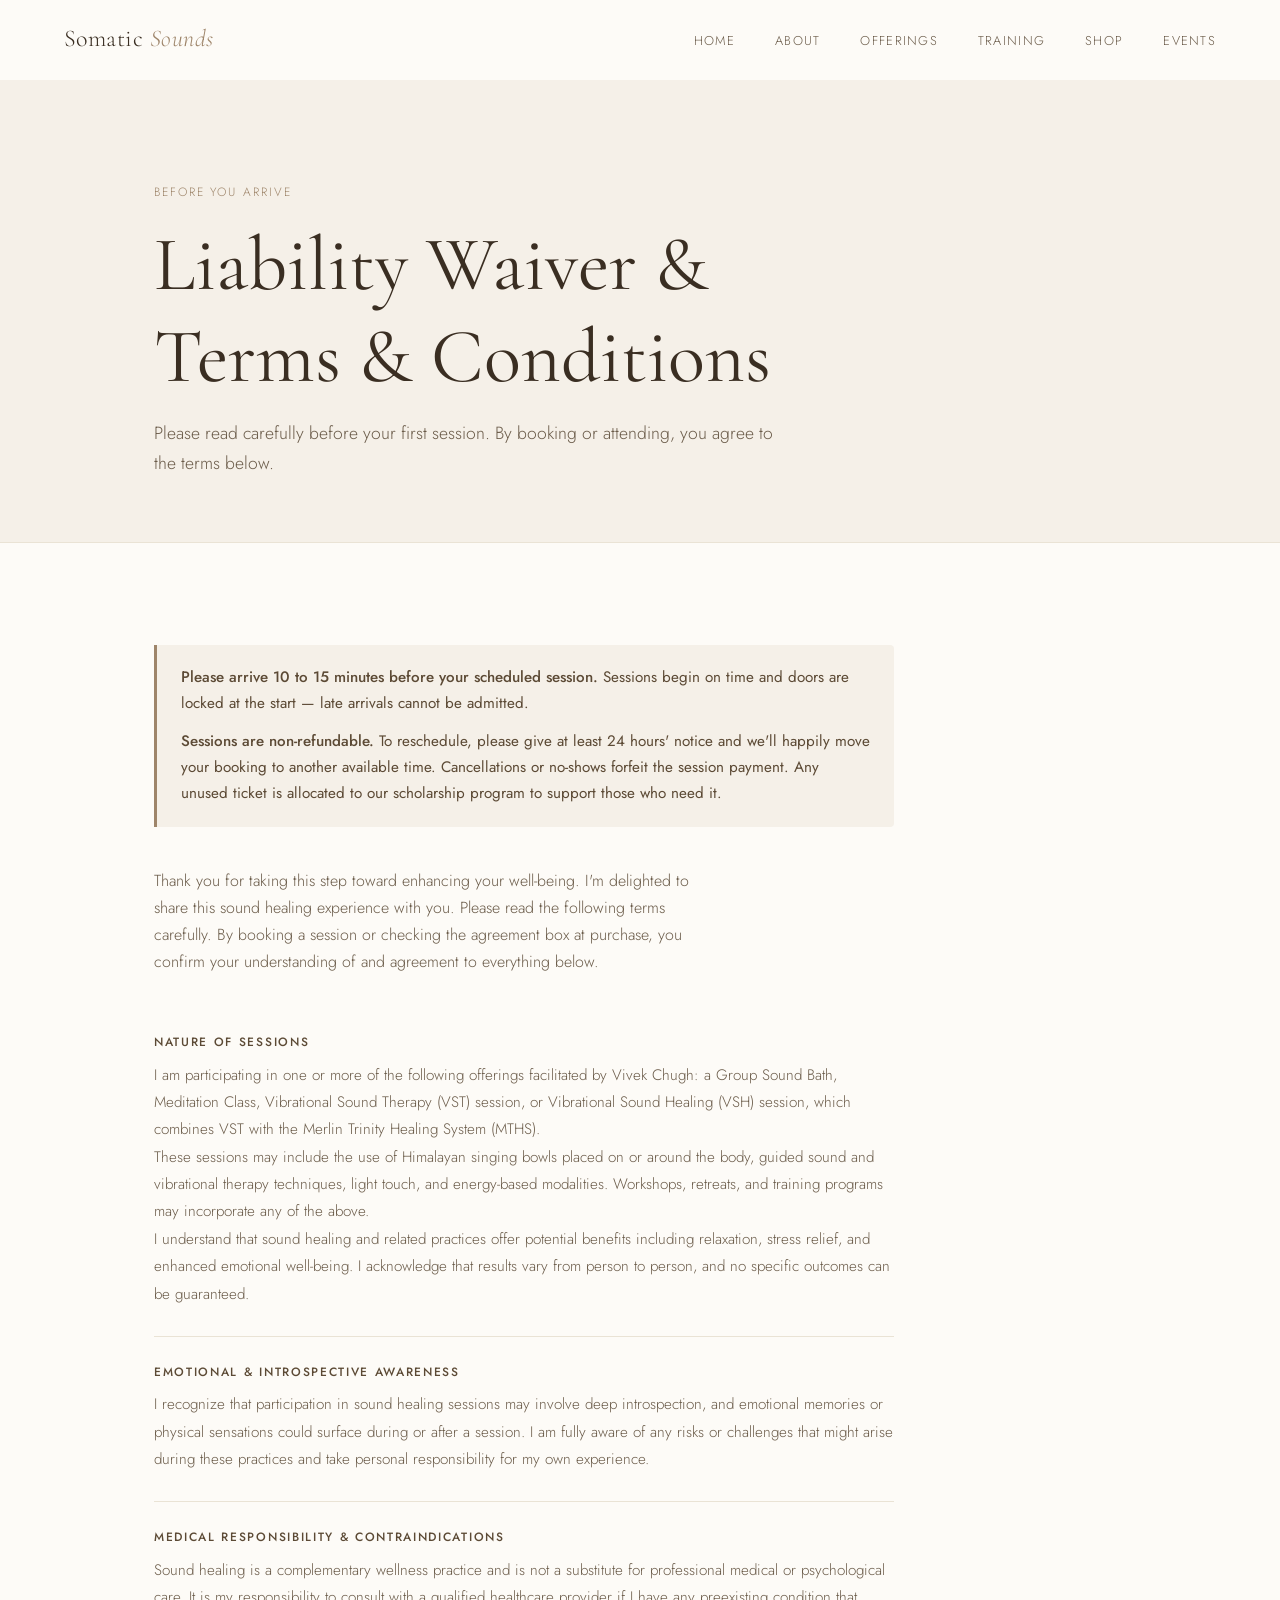
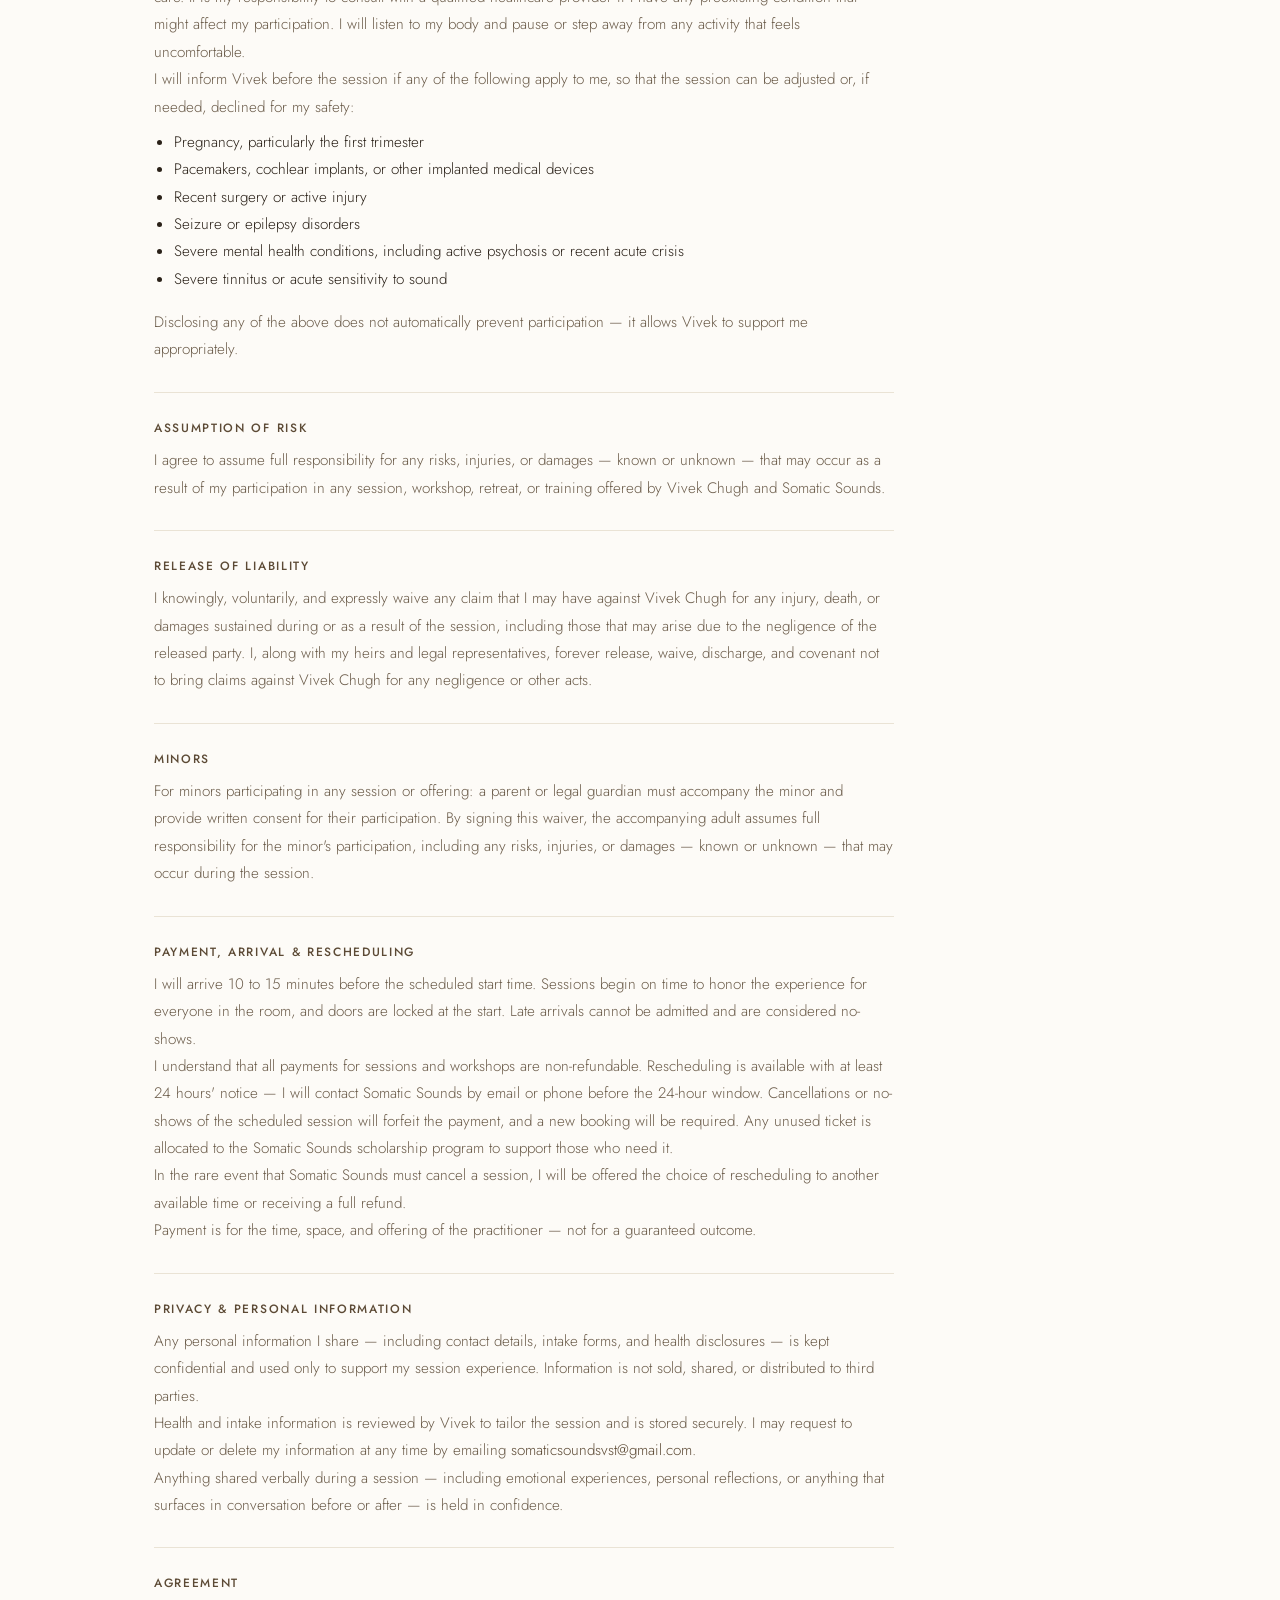
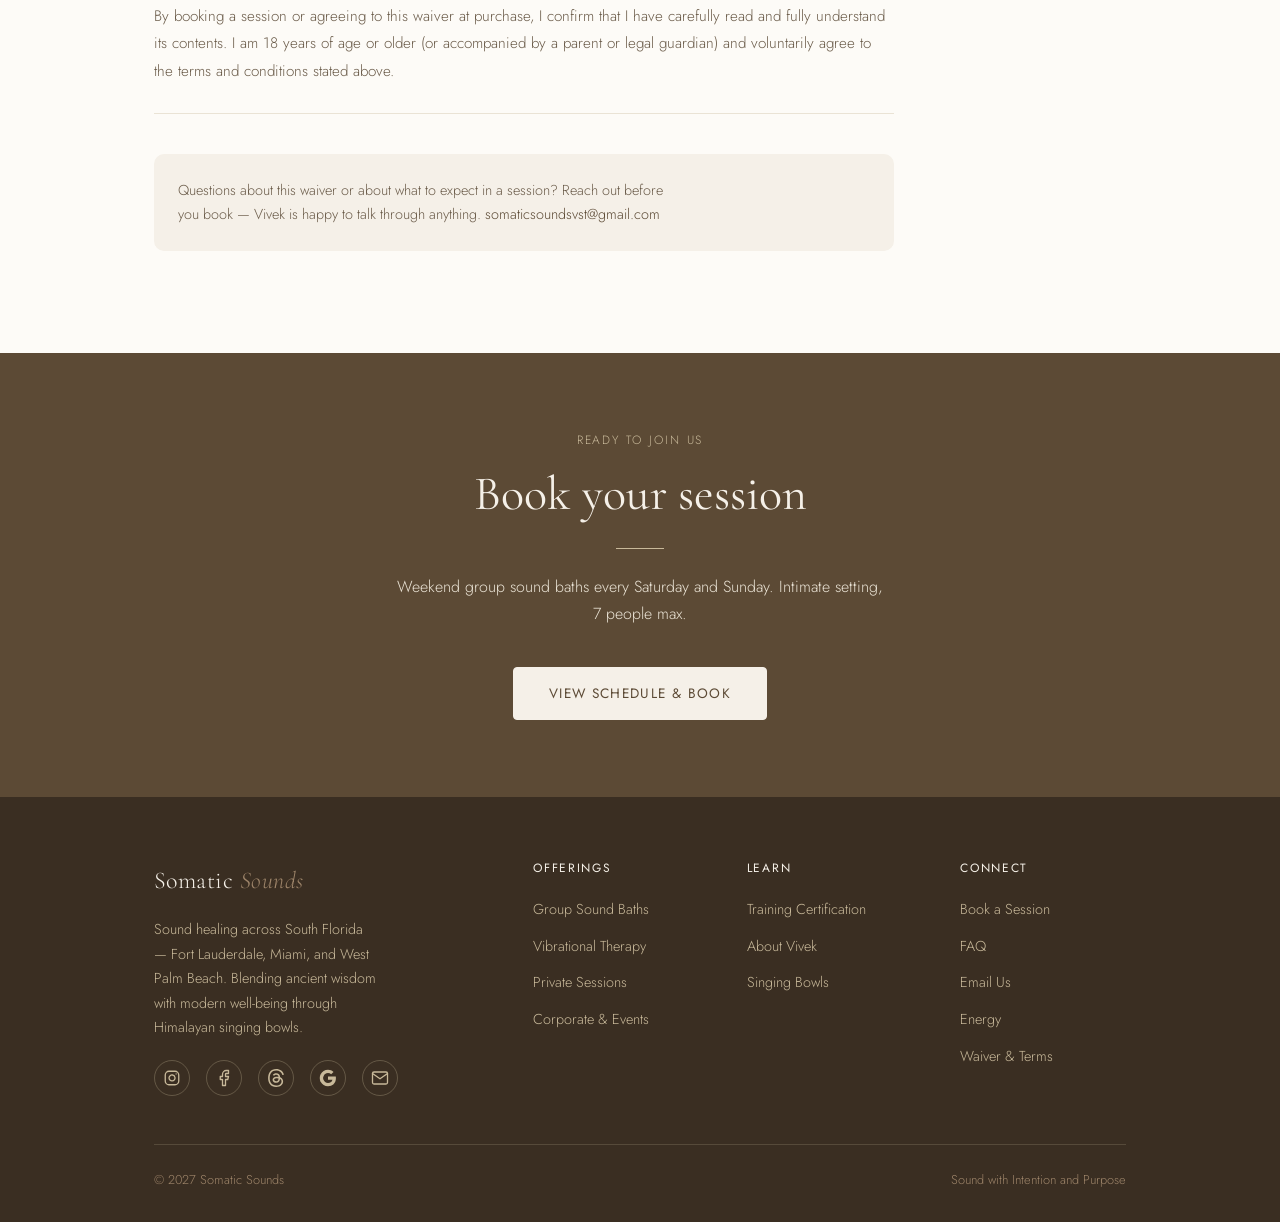
<file: liability.html>
<!DOCTYPE html>
<html lang="en">
<head>
  <meta charset="UTF-8" />
  <meta name="viewport" content="width=device-width, initial-scale=1.0" />
  <title>Liability Waiver & Terms | Somatic Sounds</title>
  <meta name="description" content="Liability waiver and terms & conditions for sound healing sessions with Somatic Sounds, Fort Lauderdale FL." />
  <meta name="robots" content="noindex, follow" />
  <link rel="canonical" href="https://somaticsounds.net/liability.html" />

<!-- Favicon -->
<link rel="icon" href="/favicon.ico" sizes="any">
<link rel="icon" type="image/png" sizes="32x32" href="/assets/images/favicons/somatic-favicon-32x32.png">
<link rel="icon" type="image/png" sizes="16x16" href="/assets/images/favicons/somatic-favicon-16x16.png">
<link rel="apple-touch-icon" sizes="180x180" href="/assets/images/favicons/somatic-favicon-180x180.png">
<link rel="icon" type="image/png" sizes="192x192" href="/assets/images/favicons/somatic-favicon-192x192.png">
<link rel="icon" type="image/png" sizes="512x512" href="/assets/images/favicons/somatic-favicon-512x512.png">

  <!-- Open Graph 
  <meta property="og:title" content="Liability Waiver & Terms | Somatic Sounds" />
  <meta property="og:description" content="Liability waiver and terms & conditions for sound healing sessions with Somatic Sounds, Fort Lauderdale FL." />
  <meta property="og:url" content="https://somaticsounds.net/liability.html" />
  <meta property="og:image" content="https://somaticsounds.net/assets/images/2024/05/09-DSC06064.jpg" />
  <meta property="og:type" content="website" />
  <meta property="og:site_name" content="Somatic Sounds" />

  <!-- Twitter Card 
  <meta name="twitter:card" content="summary_large_image" />
  <meta name="twitter:title" content="Liability Waiver & Terms | Somatic Sounds" />
  <meta name="twitter:description" content="Liability waiver and terms & conditions for sound healing sessions with Somatic Sounds, Fort Lauderdale FL." />
  <meta name="twitter:image" content="https://somaticsounds.net/assets/images/2024/05/09-DSC06064.jpg" /> -->
  <!-- Preload the two faces used above the fold -->
  <!-- Preload every face used above the fold. The nav wordmark is
       Cormorant 300 (roman + italic) — that is the one that used to flash. -->
  <link rel="preload" href="assets/fonts/jost-latin-300-normal.woff2" as="font" type="font/woff2" crossorigin />
  <link rel="preload" href="assets/fonts/jost-latin-400-normal.woff2" as="font" type="font/woff2" crossorigin />
  <link rel="preload" href="assets/fonts/cormorant-garamond-latin-300-normal.woff2" as="font" type="font/woff2" crossorigin />
  <link rel="preload" href="assets/fonts/cormorant-garamond-latin-300-italic.woff2" as="font" type="font/woff2" crossorigin />
  <link rel="preload" href="assets/fonts/cormorant-garamond-latin-400-normal.woff2" as="font" type="font/woff2" crossorigin />
  <link rel="stylesheet" href="assets/css/style.css" />
  <style>
    .waiver-section {
      padding: 1.75rem 0;
      border-bottom: 1px solid var(--sand-dark);
    }
    .waiver-section:last-child { border-bottom: none; }
    .waiver-section h3 {
      font-family: var(--font-sans);
      font-size: 0.75rem;
      font-weight: 500;
      letter-spacing: 0.14em;
      text-transform: uppercase;
      color: var(--bark);
      margin-bottom: 0.75rem;
    }
    .waiver-section p {
      font-size: 0.95rem;
      line-height: 1.8;
      max-width: none;
    }
    .notice-box {
      background: var(--sand);
      border-left: 3px solid var(--stone-dark);
      border-radius: 0 var(--radius-sm) var(--radius-sm) 0;
      padding: 1.25rem 1.5rem;
      margin-bottom: 2.5rem;
    }
    .notice-box p {
      font-size: 0.95rem;
      color: var(--bark);
      font-weight: 400;
      max-width: none;
      margin: 0;
    }
    .notice-box strong {
      font-weight: 500;
    }
    .waiver-doc {
      max-width: 740px;
    }
  </style>
</head>
<body class="page-body">

  <nav class="site-nav">
    <a href="index.html" class="nav-logo">Somatic <span>Sounds</span></a>
    <ul class="nav-links">
      <li><a href="index.html">Home</a></li>
      <li><a href="about.html">About</a></li>
      <li><a href="offerings.html">Offerings</a></li>
      <li><a href="training.html">Training</a></li>
      <li><a href="shop.html">Shop</a></li>
      <li><a href="events.html">Events</a></li>
      </ul>
    <button class="nav-toggle" aria-label="Menu">
      <span></span><span></span><span></span>
    </button>
  </nav>

  <section class="page-hero">
    <div class="container">
      <span class="section-label">Before You Arrive</span>
      <h1>Liability Waiver &<br>Terms & Conditions</h1>
      <p>Please read carefully before your first session. By booking or attending, you agree to the terms below.</p>
    </div>
  </section>

  <section class="bg-white">
    <div class="container">
      <div class="waiver-doc">

        <!-- Arrival, Cancellation & Rescheduling notice -->
        <div class="notice-box fade-up">
          <p><strong>Please arrive 10 to 15 minutes before your scheduled session.</strong> Sessions begin on time and doors are locked at the start — late arrivals cannot be admitted.</p>
          <p style="margin-top: 0.75rem;"><strong>Sessions are non-refundable.</strong> To reschedule, please give at least 24 hours' notice and we'll happily move your booking to another available time. Cancellations or no-shows forfeit the session payment. Any unused ticket is allocated to our scholarship program to support those who need it.</p>
        </div>

        <!-- Intro -->
        <div class="fade-up" style="margin-bottom: 2rem;">
          <p>Thank you for taking this step toward enhancing your well-being. I'm delighted to share this sound healing experience with you. Please read the following terms carefully. By booking a session or checking the agreement box at purchase, you confirm your understanding of and agreement to everything below.</p>
        </div>

        <!-- Waiver sections -->
        <div class="waiver-section fade-up">
          <h3>Nature of Sessions</h3>
          <p>I am participating in one or more of the following offerings facilitated by Vivek Chugh: a Group Sound Bath, Meditation Class, Vibrational Sound Therapy (VST) session, or Vibrational Sound Healing (VSH) session, which combines VST with the Merlin Trinity Healing System (MTHS).</p>
          <p>These sessions may include the use of Himalayan singing bowls placed on or around the body, guided sound and vibrational therapy techniques, light touch, and energy-based modalities. Workshops, retreats, and training programs may incorporate any of the above.</p>
          <p>I understand that sound healing and related practices offer potential benefits including relaxation, stress relief, and enhanced emotional well-being. I acknowledge that results vary from person to person, and no specific outcomes can be guaranteed.</p>
        </div>

        <div class="waiver-section fade-up">
          <h3>Emotional & Introspective Awareness</h3>
          <p>I recognize that participation in sound healing sessions may involve deep introspection, and emotional memories or physical sensations could surface during or after a session. I am fully aware of any risks or challenges that might arise during these practices and take personal responsibility for my own experience.</p>
        </div>

        <div class="waiver-section fade-up">
          <h3>Medical Responsibility &amp; Contraindications</h3>
          <p>Sound healing is a complementary wellness practice and is not a substitute for professional medical or psychological care. It is my responsibility to consult with a qualified healthcare provider if I have any preexisting condition that might affect my participation. I will listen to my body and pause or step away from any activity that feels uncomfortable.</p>
          <p>I will inform Vivek before the session if any of the following apply to me, so that the session can be adjusted or, if needed, declined for my safety:</p>
          <ul style="margin: 0.5rem 0 0 1.25rem; padding: 0; font-size: 0.95rem; line-height: 1.8;">
            <li>Pregnancy, particularly the first trimester</li>
            <li>Pacemakers, cochlear implants, or other implanted medical devices</li>
            <li>Recent surgery or active injury</li>
            <li>Seizure or epilepsy disorders</li>
            <li>Severe mental health conditions, including active psychosis or recent acute crisis</li>
            <li>Severe tinnitus or acute sensitivity to sound</li>
          </ul>
          <p style="margin-top: 1rem;">Disclosing any of the above does not automatically prevent participation — it allows Vivek to support me appropriately.</p>
        </div>

        <div class="waiver-section fade-up">
          <h3>Assumption of Risk</h3>
          <p>I agree to assume full responsibility for any risks, injuries, or damages — known or unknown — that may occur as a result of my participation in any session, workshop, retreat, or training offered by Vivek Chugh and Somatic Sounds.</p>
        </div>

        <div class="waiver-section fade-up">
          <h3>Release of Liability</h3>
          <p>I knowingly, voluntarily, and expressly waive any claim that I may have against Vivek Chugh for any injury, death, or damages sustained during or as a result of the session, including those that may arise due to the negligence of the released party. I, along with my heirs and legal representatives, forever release, waive, discharge, and covenant not to bring claims against Vivek Chugh for any negligence or other acts.</p>
        </div>

        <div class="waiver-section fade-up">
          <h3>Minors</h3>
          <p>For minors participating in any session or offering: a parent or legal guardian must accompany the minor and provide written consent for their participation. By signing this waiver, the accompanying adult assumes full responsibility for the minor's participation, including any risks, injuries, or damages — known or unknown — that may occur during the session.</p>
        </div>

        <div class="waiver-section fade-up">
          <h3>Payment, Arrival &amp; Rescheduling</h3>
          <p>I will arrive 10 to 15 minutes before the scheduled start time. Sessions begin on time to honor the experience for everyone in the room, and doors are locked at the start. Late arrivals cannot be admitted and are considered no-shows.</p>
          <p>I understand that all payments for sessions and workshops are non-refundable. Rescheduling is available with at least 24 hours' notice — I will contact Somatic Sounds by email or phone before the 24-hour window. Cancellations or no-shows of the scheduled session will forfeit the payment, and a new booking will be required. Any unused ticket is allocated to the Somatic Sounds scholarship program to support those who need it.</p>
          <p>In the rare event that Somatic Sounds must cancel a session, I will be offered the choice of rescheduling to another available time or receiving a full refund.</p>
          <p>Payment is for the time, space, and offering of the practitioner — not for a guaranteed outcome.</p>
        </div>

        <div class="waiver-section fade-up">
          <h3>Privacy &amp; Personal Information</h3>
          <p>Any personal information I share — including contact details, intake forms, and health disclosures — is kept confidential and used only to support my session experience. Information is not sold, shared, or distributed to third parties.</p>
          <p>Health and intake information is reviewed by Vivek to tailor the session and is stored securely. I may request to update or delete my information at any time by emailing <a href="mailto:somaticsoundsvst@gmail.com" style="color:var(--bark);">somaticsoundsvst@gmail.com</a>.</p>
          <p>Anything shared verbally during a session — including emotional experiences, personal reflections, or anything that surfaces in conversation before or after — is held in confidence.</p>
        </div>

        <div class="waiver-section fade-up">
          <h3>Agreement</h3>
          <p>By booking a session or agreeing to this waiver at purchase, I confirm that I have carefully read and fully understand its contents. I am 18 years of age or older (or accompanied by a parent or legal guardian) and voluntarily agree to the terms and conditions stated above.</p>
        </div>

        <!-- Footer note -->
        <div class="fade-up" style="margin-top: 2.5rem; padding: 1.5rem; background: var(--sand); border-radius: var(--radius-md);">
          <p style="font-size:0.9rem; color:var(--ink-muted);">Questions about this waiver or about what to expect in a session? Reach out before you book — Vivek is happy to talk through anything. <a href="mailto:somaticsoundsvst@gmail.com" style="color:var(--bark);">somaticsoundsvst@gmail.com</a></p>
        </div>

      </div>
    </div>
  </section>

  <!-- CTA -->
  <section class="band">
    <div class="container center fade-up">
      <span class="section-label" style="color:var(--stone)">Ready to Join Us</span>
      <h2>Book your session</h2>
      <div class="divider center" style="background:var(--stone)"></div>
      <p style="color:var(--sand-dark); margin: 0 auto 2.5rem;">Weekend group sound baths every Saturday and Sunday. Intimate setting, 7 people max.</p>
      <a href="events.html" class="btn btn-light">View Schedule & Book</a>
    </div>
  </section>


  <!-- FOOTER -->
  <footer class="site-footer">
    <div class="container">
      <div class="footer-grid">
        <div class="footer-brand">
          <a href="index.html" class="nav-logo">Somatic <span>Sounds</span></a>
          <p>Sound healing across South Florida — Fort Lauderdale, Miami, and West Palm Beach. Blending ancient wisdom with modern well-being through Himalayan singing bowls.</p>
          <div class="social-links">
            <a href="https://www.instagram.com/somatic_sounds_vivek/" aria-label="Instagram" target="_blank" rel="noopener">
              <svg viewBox="0 0 24 24" fill="none" stroke="currentColor" stroke-width="1.75" stroke-linecap="round" stroke-linejoin="round" aria-hidden="true">
                <rect x="3" y="3" width="18" height="18" rx="5" ry="5"/>
                <path d="M16 11.37A4 4 0 1 1 12.63 8 4 4 0 0 1 16 11.37z"/>
                <line x1="17.5" y1="6.5" x2="17.51" y2="6.5"/>
              </svg>
            </a>
            <a href="https://www.facebook.com/profile.php?id=61555731204932&sk=about" aria-label="Facebook" target="_blank" rel="noopener">
              <svg viewBox="0 0 24 24" fill="none" stroke="currentColor" stroke-width="1.75" stroke-linecap="round" stroke-linejoin="round" aria-hidden="true">
                <path d="M18 2h-3a5 5 0 0 0-5 5v3H7v4h3v8h4v-8h3l1-4h-4V7a1 1 0 0 1 1-1h3z"/>
              </svg>
            </a>
            <a href="https://www.threads.net/@somatic_sounds_vivek" aria-label="Threads" target="_blank" rel="noopener">
              <svg viewBox="0 0 24 24" fill="currentColor" aria-hidden="true">
                <path d="M12.186 24h-.007c-3.581-.024-6.334-1.205-8.184-3.509C2.35 18.44 1.5 15.586 1.472 12.01v-.017c.03-3.579.879-6.43 2.525-8.482C5.845 1.205 8.6.024 12.18 0h.014c2.746.02 5.043.725 6.826 2.098 1.677 1.29 2.858 3.13 3.509 5.467l-2.04.569c-1.104-3.96-3.898-5.984-8.304-6.015-2.91.022-5.11.936-6.54 2.717C4.307 6.504 3.616 8.914 3.589 12c.027 3.086.718 5.496 2.057 7.164 1.43 1.78 3.631 2.695 6.54 2.717 2.623-.02 4.358-.631 5.8-2.045 1.647-1.613 1.618-3.593 1.09-4.798-.31-.71-.873-1.3-1.634-1.75-.192 1.352-.622 2.446-1.284 3.272-.886 1.102-2.14 1.704-3.73 1.79-1.202.065-2.361-.218-3.259-.801-1.063-.689-1.685-1.74-1.752-2.964-.065-1.19.408-2.285 1.33-3.082.88-.76 2.119-1.207 3.583-1.291a13.853 13.853 0 0 1 3.02.142c-.126-.742-.375-1.332-.75-1.757-.513-.586-1.308-.883-2.359-.89h-.029c-.844 0-1.992.232-2.721 1.32L7.734 7.847c.98-1.454 2.568-2.256 4.478-2.256h.044c3.194.02 5.097 1.975 5.287 5.388.108.046.216.094.321.142 1.49.7 2.58 1.761 3.154 3.07.797 1.82.871 4.79-1.548 7.158-1.85 1.81-4.094 2.628-7.277 2.65Zm1.003-11.69c-.242 0-.487.007-.739.021-1.836.103-2.98.946-2.916 2.143.067 1.256 1.452 1.839 2.784 1.767 1.224-.065 2.818-.543 3.086-3.71a10.5 10.5 0 0 0-2.215-.221z"/>
              </svg>
            </a>
            <a href="https://maps.app.goo.gl/hyhvpstZaKZkkean6" aria-label="Google" target="_blank" rel="noopener">
              <svg viewBox="0 0 24 24" fill="currentColor" aria-hidden="true">
                <path d="M22.56 12.25c0-.78-.07-1.53-.2-2.25H12v4.26h5.92c-.26 1.37-1.04 2.53-2.21 3.31v2.77h3.57c2.08-1.92 3.28-4.74 3.28-8.09z"/>
                <path d="M12 23c2.97 0 5.46-.98 7.28-2.66l-3.57-2.77c-.99.66-2.26 1.06-3.71 1.06-2.86 0-5.29-1.93-6.16-4.53H2.18v2.84C3.99 20.53 7.7 23 12 23z"/>
                <path d="M5.84 14.09c-.22-.66-.35-1.36-.35-2.09s.13-1.43.35-2.09V7.07H2.18C1.43 8.55 1 10.22 1 12s.43 3.45 1.18 4.93l2.85-2.22.81-.62z"/>
                <path d="M12 5.38c1.62 0 3.06.56 4.21 1.64l3.15-3.15C17.45 2.09 14.97 1 12 1 7.7 1 3.99 3.47 2.18 7.07l3.66 2.84c.87-2.6 3.3-4.53 6.16-4.53z"/>
              </svg>
            </a>
            <a href="mailto:somaticsoundsvst@gmail.com" aria-label="Email">
              <svg viewBox="0 0 24 24" fill="none" stroke="currentColor" stroke-width="1.75" stroke-linecap="round" stroke-linejoin="round" aria-hidden="true">
                <path d="M4 4h16c1.1 0 2 .9 2 2v12c0 1.1-.9 2-2 2H4c-1.1 0-2-.9-2-2V6c0-1.1.9-2 2-2z"/>
                <polyline points="22,6 12,13 2,6"/>
              </svg>
            </a>
          </div>
        </div>
        <div class="footer-col">
          <h4>Offerings</h4>
          <ul>
            <li><a href="events.html">Group Sound Baths</a></li>
            <li><a href="offerings.html">Vibrational Therapy</a></li>
            <li><a href="offerings.html">Private Sessions</a></li>
            <li><a href="offerings.html">Corporate & Events</a></li>
          </ul>
        </div>
        <div class="footer-col">
          <h4>Learn</h4>
          <ul>
            <li><a href="training.html">Training Certification</a></li>
            <li><a href="about.html">About Vivek</a></li>
            <li><a href="shop.html">Singing Bowls</a></li>
          </ul>
        </div>
        <div class="footer-col">
          <h4>Connect</h4>
          <ul>
            <li><a href="events.html">Book a Session</a></li>
            <li><a href="events.html#faq">FAQ</a></li>
            <li><a href="mailto:somaticsoundsvst@gmail.com">Email Us</a></li>
            <li><a href="energy.html">Energy</a></li>
            <li><a href="liability.html">Waiver & Terms</a></li>
          </ul>
        </div>
      </div>
      <div class="footer-bottom">
        <span>© 2027 Somatic Sounds</span>
        <span>Sound with Intention and Purpose</span>
      </div>
    </div>
  </footer>

  <script src="assets/js/main.js"></script>
</body>
</html>
</file>
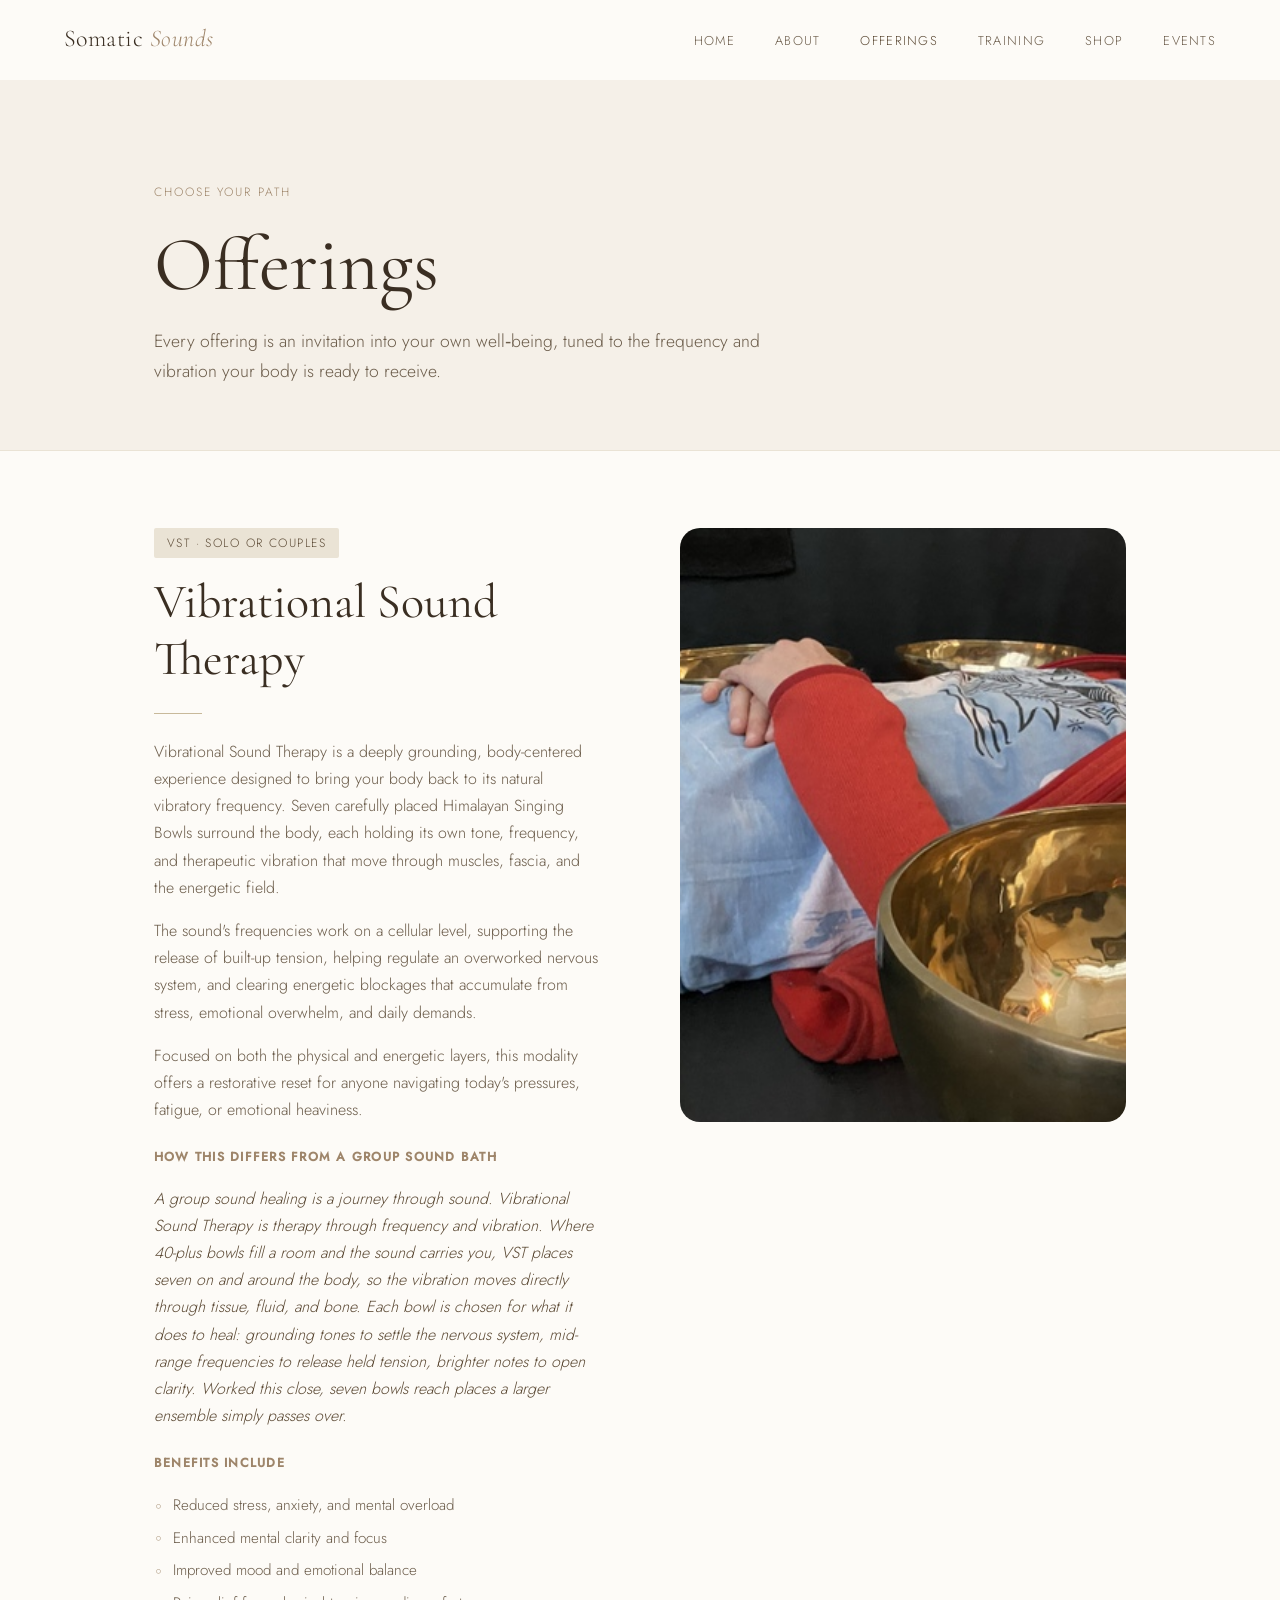
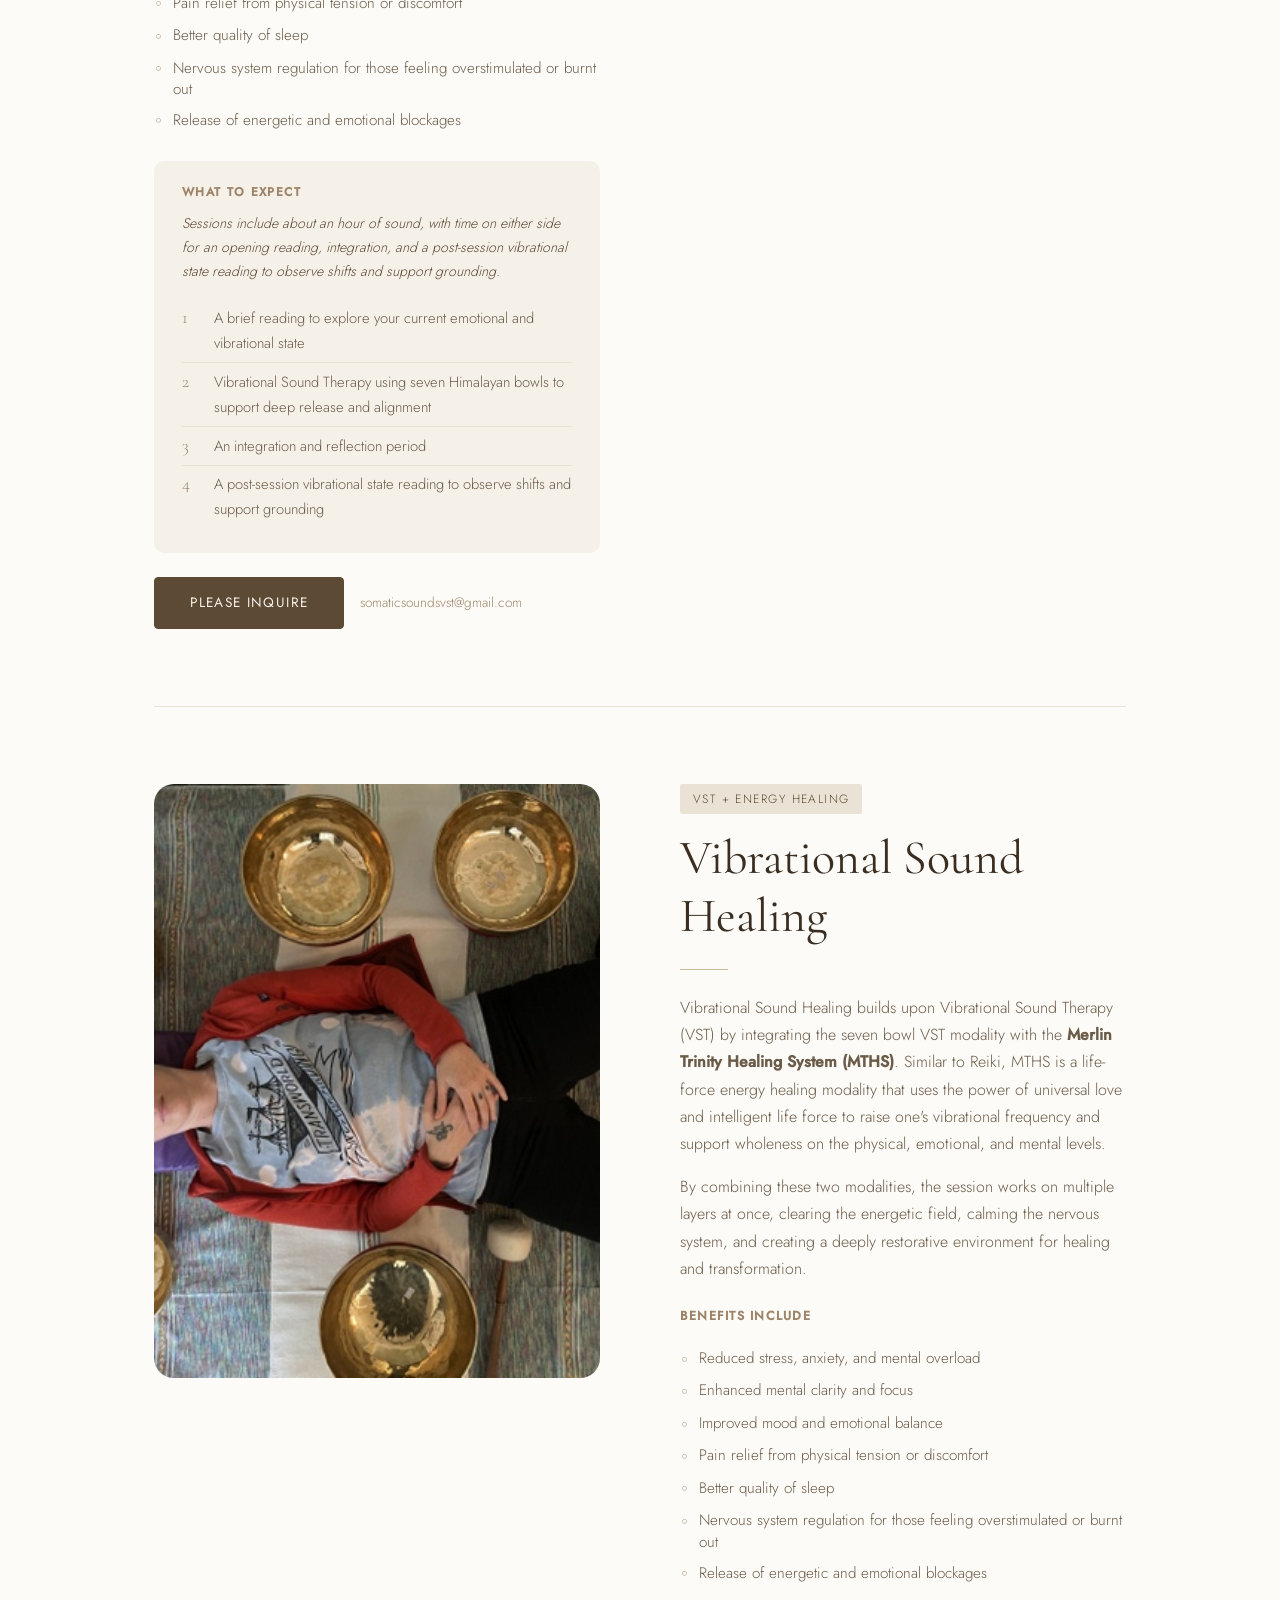
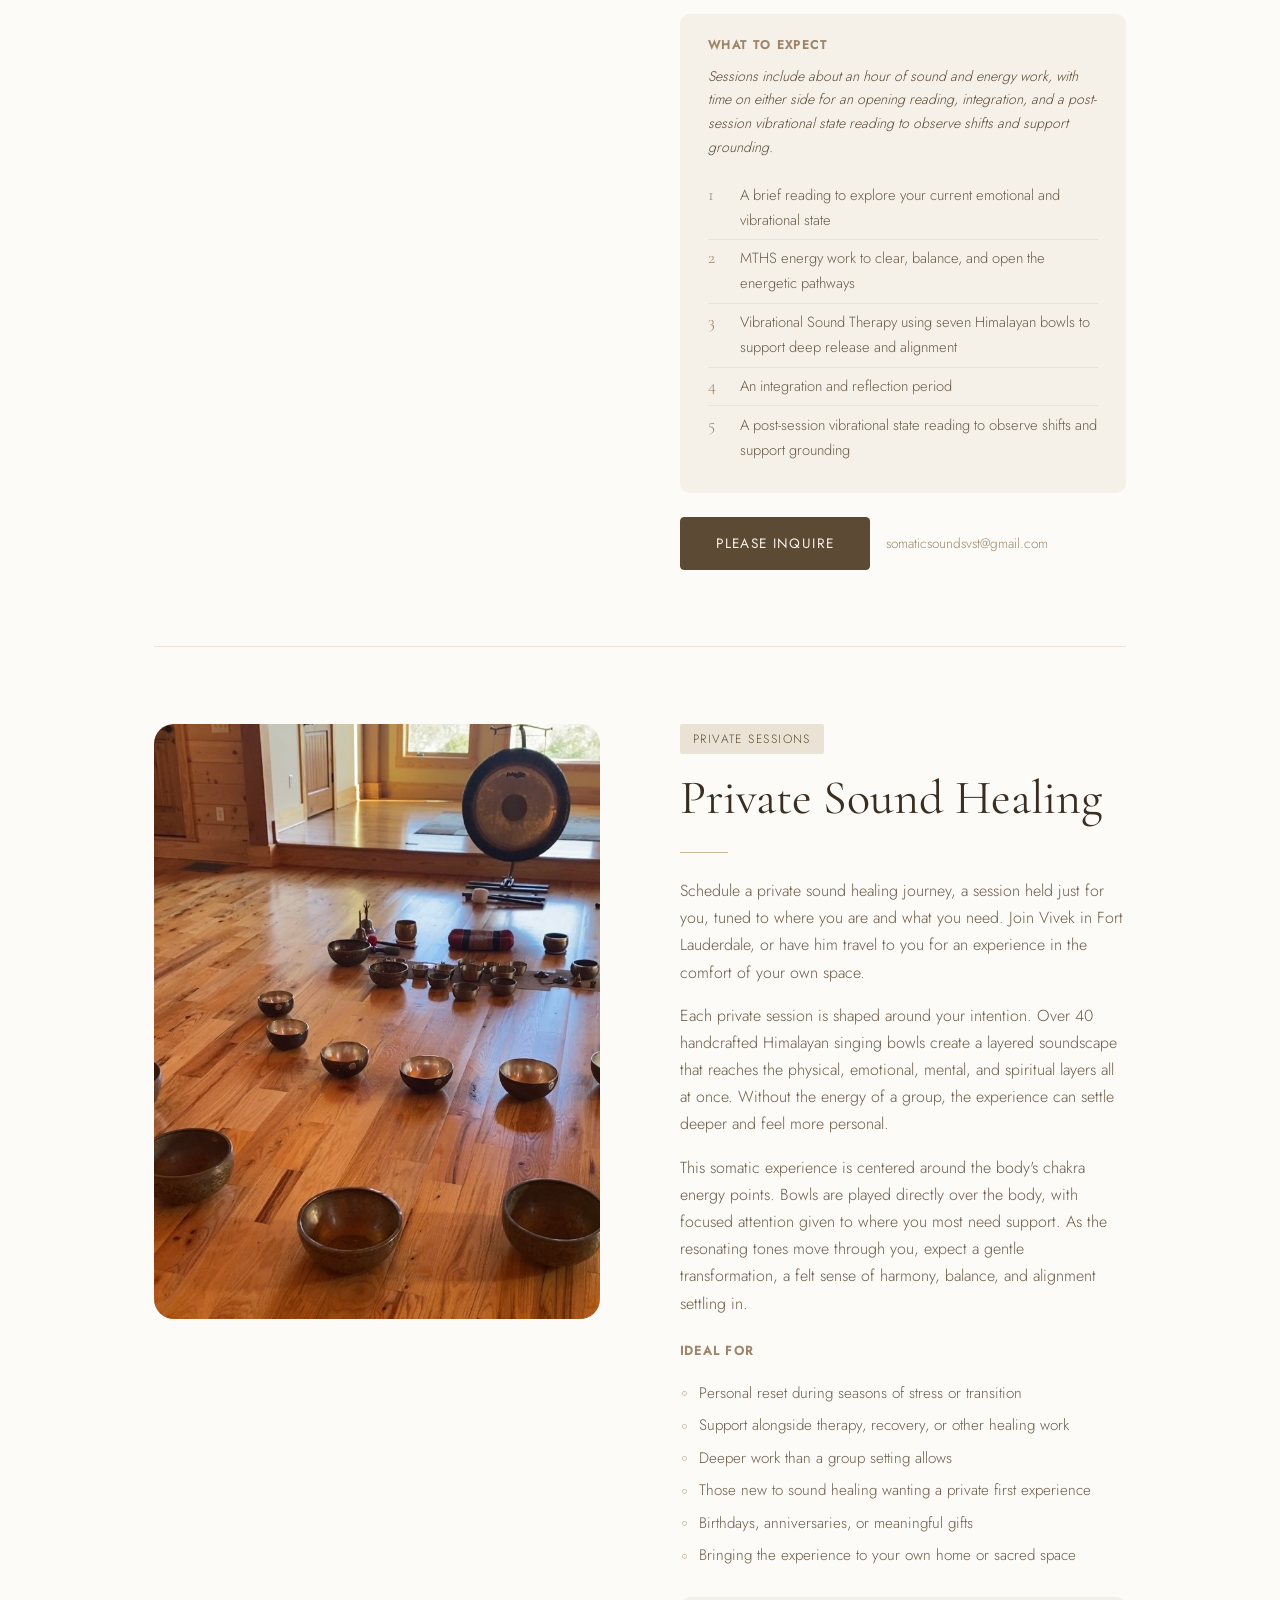
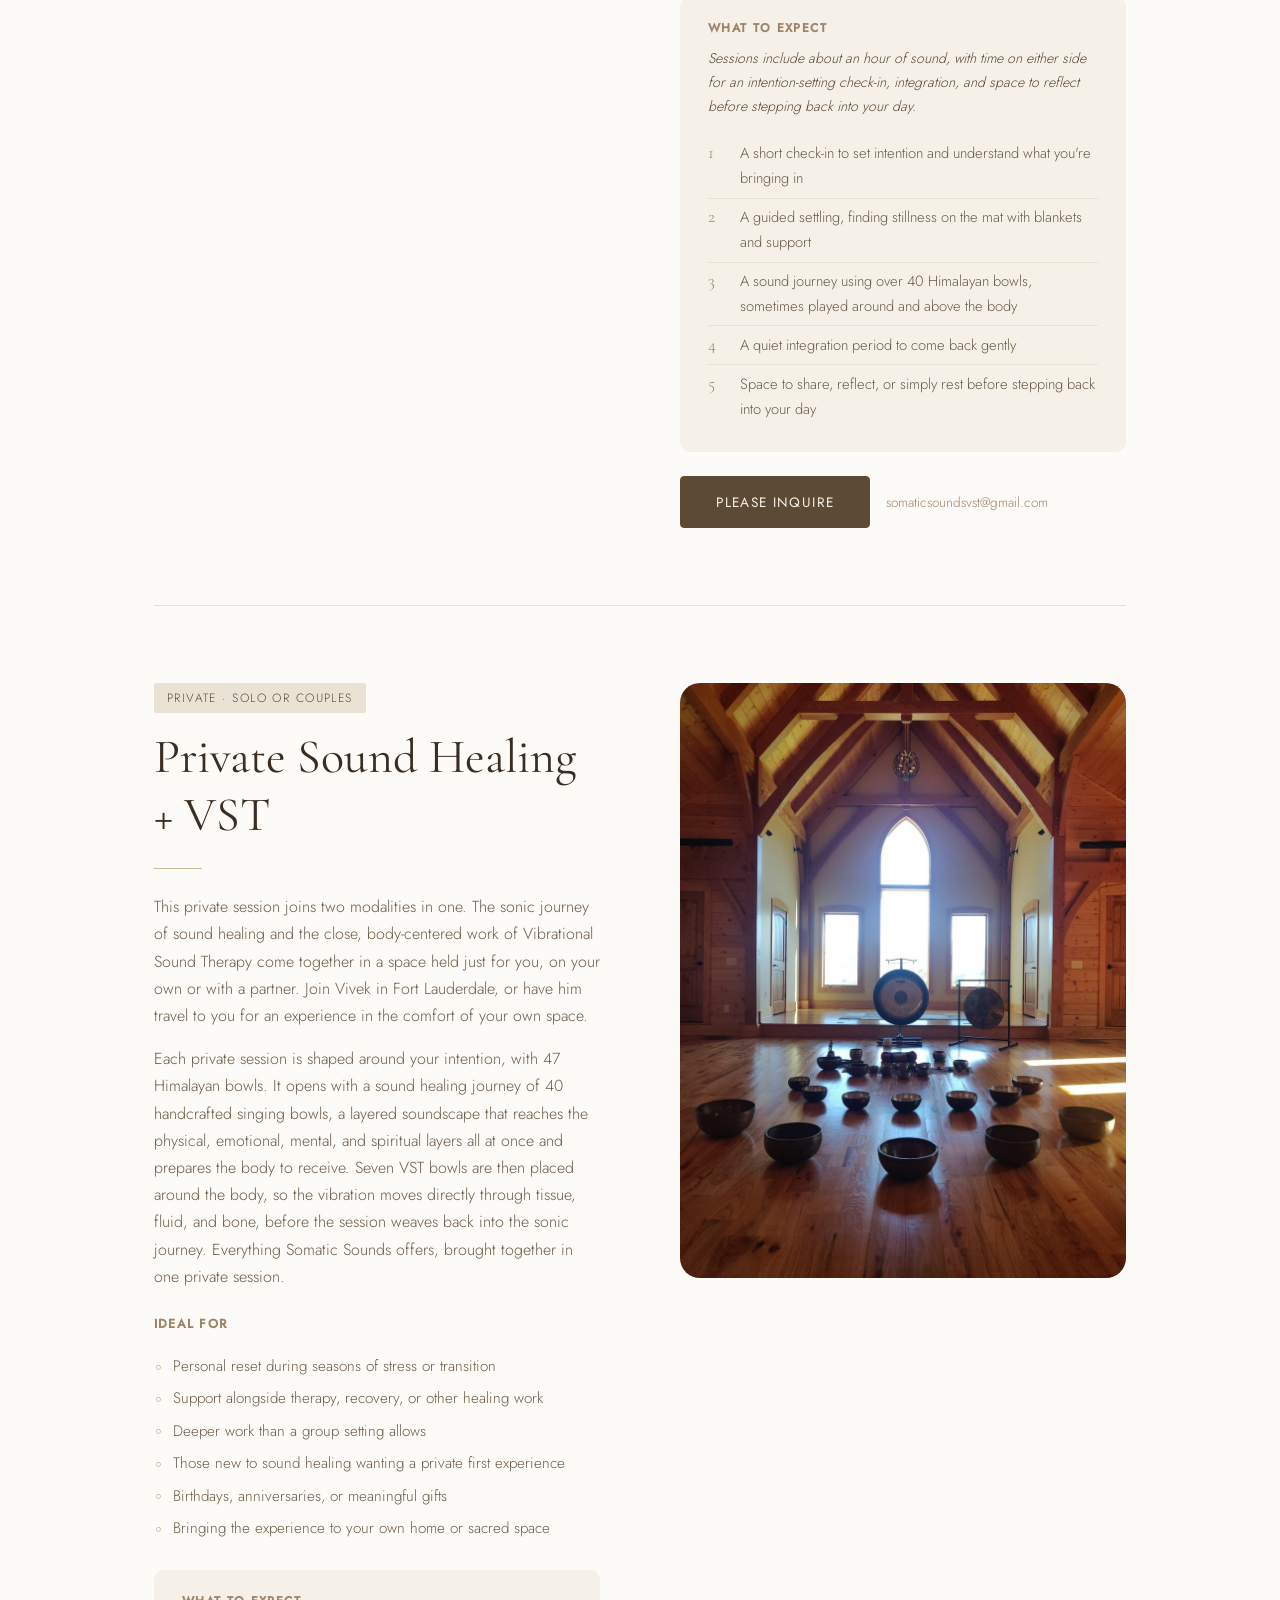
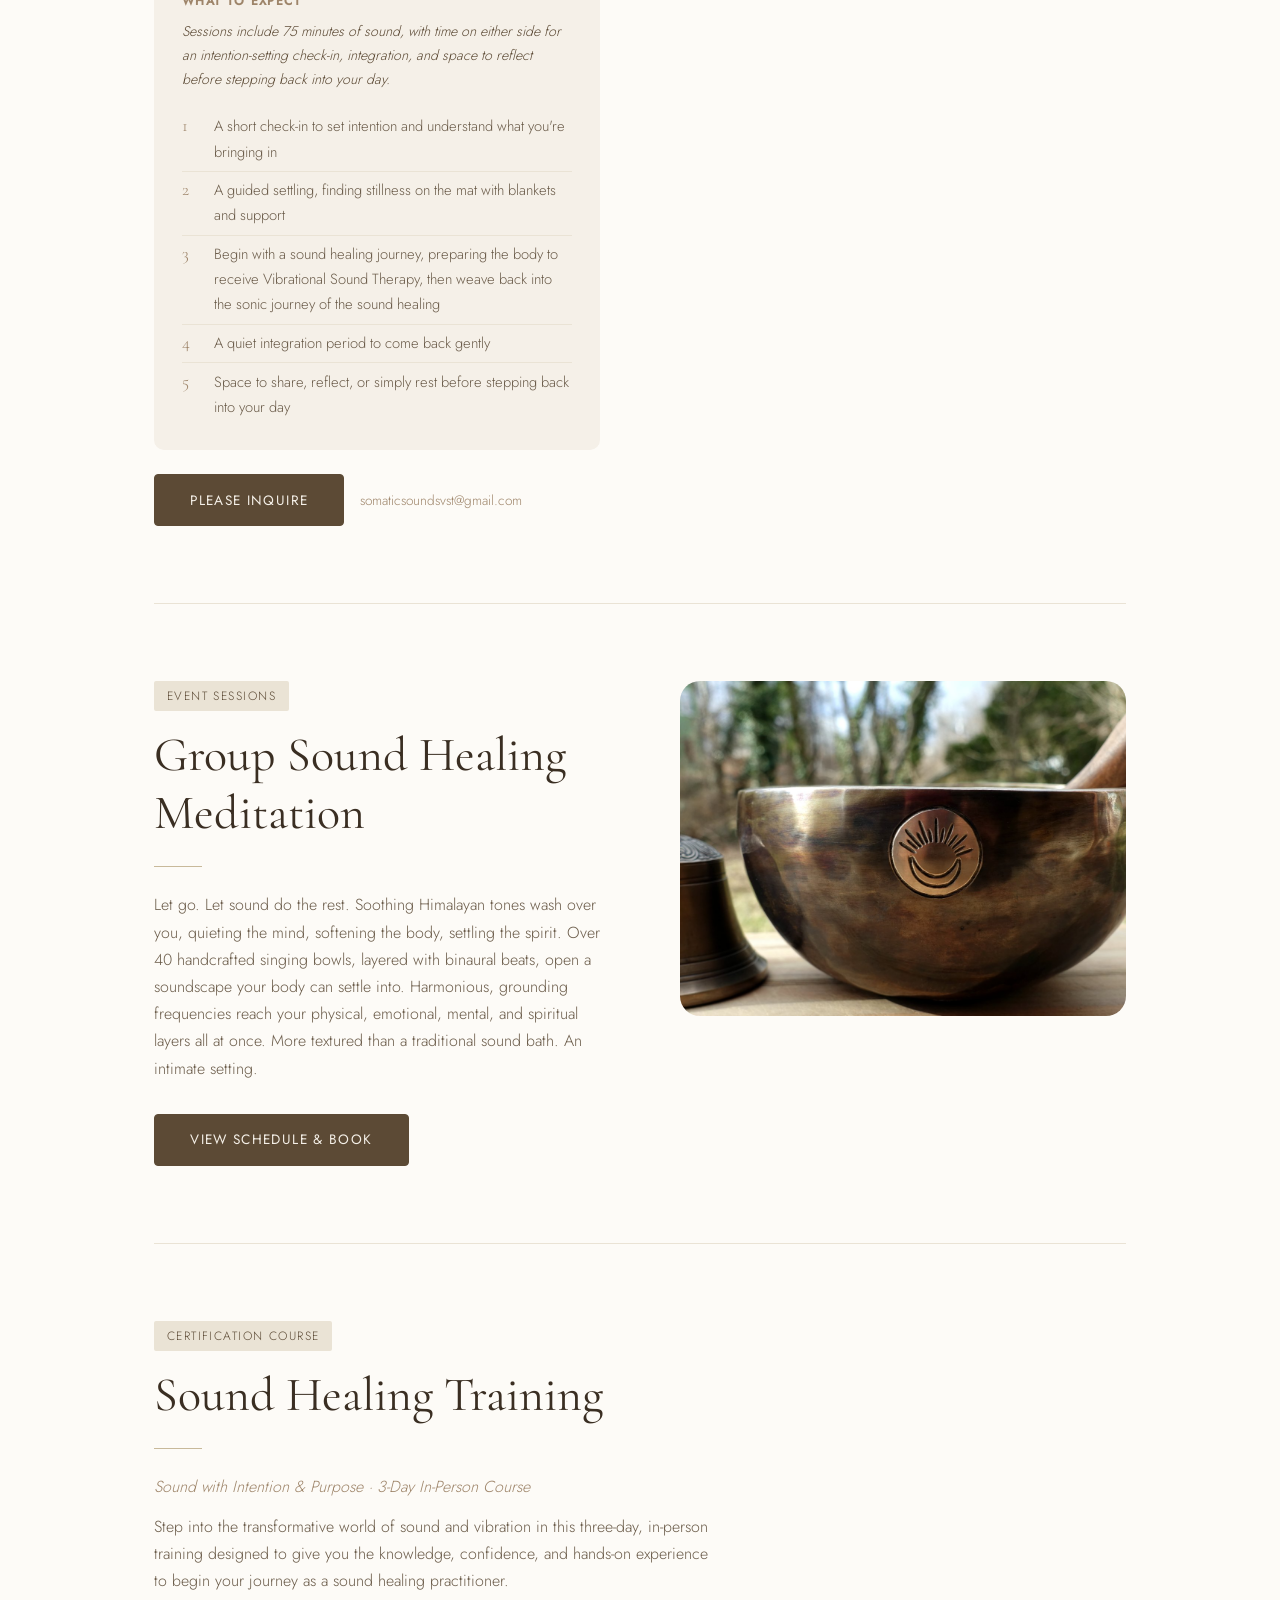
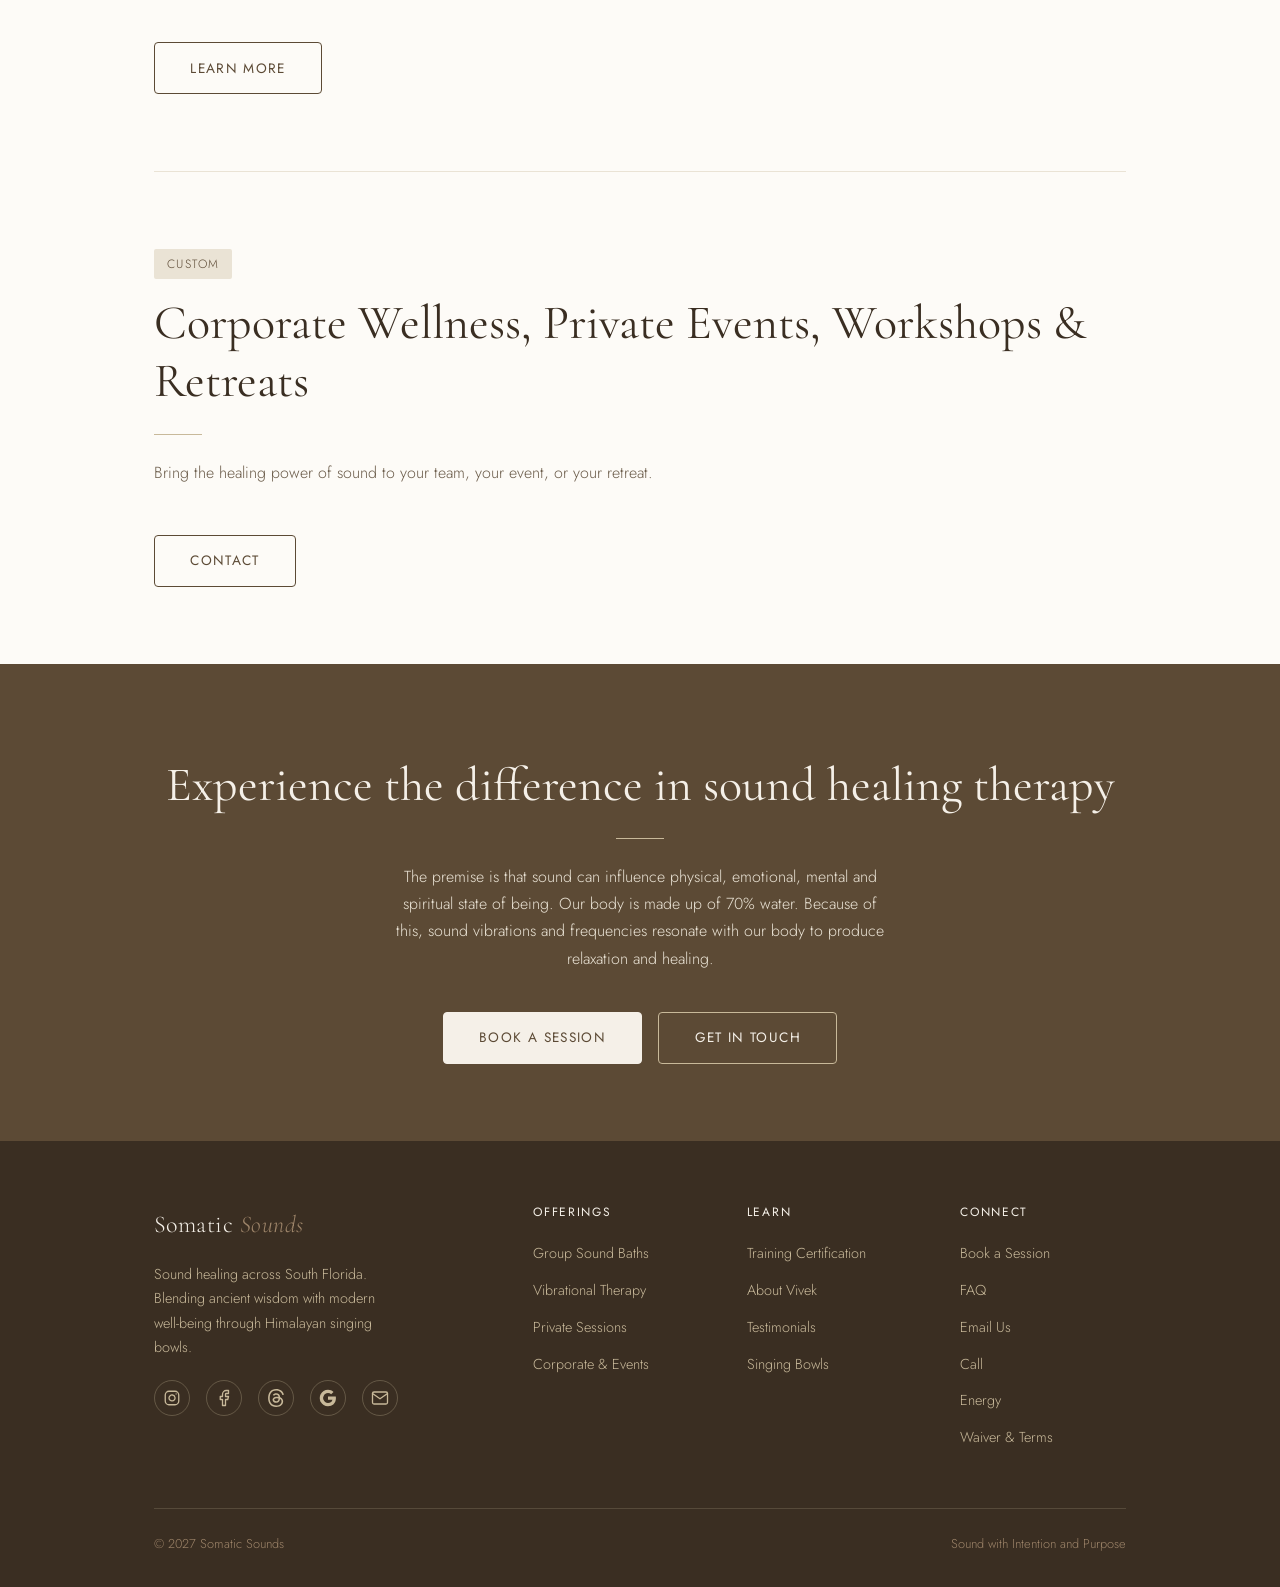
<file: offerings.html>
<!DOCTYPE html>
<html lang="en">
<head>
  <meta charset="UTF-8" />
  <meta name="viewport" content="width=device-width, initial-scale=1.0" />
  <title>Offerings | Somatic Sounds</title>
  <meta name="description" content="Vibrational Sound Therapy, group sound baths, private sessions, and training in Fort Lauderdale and South Florida, using Himalayan singing bowls to restore balance." />
  <link rel="canonical" href="https://somaticsounds.net/offerings.html" />

<!-- Favicon -->
<link rel="icon" href="/favicon.ico" sizes="any">
<link rel="icon" type="image/png" sizes="32x32" href="/assets/images/favicons/somatic-favicon-32x32.png">
<link rel="icon" type="image/png" sizes="16x16" href="/assets/images/favicons/somatic-favicon-16x16.png">
<link rel="apple-touch-icon" sizes="180x180" href="/assets/images/favicons/somatic-favicon-180x180.png">
<link rel="icon" type="image/png" sizes="192x192" href="/assets/images/favicons/somatic-favicon-192x192.png">
<link rel="icon" type="image/png" sizes="512x512" href="/assets/images/favicons/somatic-favicon-512x512.png">


  <!-- Open Graph -->
  <meta property="og:title" content="Offerings | Somatic Sounds" />
  <meta property="og:description" content="Vibrational Sound Therapy, Vibrational Sound Healing, group sound baths, private sessions, and training in Fort Lauderdale & South Florida." />
  <meta property="og:url" content="https://somaticsounds.net/offerings.html" />
  <meta property="og:image" content="https://somaticsounds.net/assets/images/2024/05/09-DSC06064.jpg" />
  <meta property="og:type" content="website" />
  <meta property="og:site_name" content="Somatic Sounds" />
  <meta property="og:image:alt" content="Sound healing therapy in South Florida" />

  <!-- Twitter Card -->
  <meta name="twitter:card" content="summary_large_image" />
  <meta name="twitter:title" content="Offerings | Somatic Sounds" />
  <meta name="twitter:description" content="Vibrational Sound Therapy, Vibrational Sound Healing, group sound baths, private sessions, and training in Fort Lauderdale & South Florida." />
  <meta name="twitter:image" content="https://somaticsounds.net/assets/images/2024/05/09-DSC06064.jpg" />

  <!-- Schema.org: Local Business + Services -->
  <script type="application/ld+json">
  {
    "@context": "https://schema.org",
    "@type": "HealthAndBeautyBusiness",
    "@id": "https://somaticsounds.net/#business",
    "name": "Somatic Sounds",
    "url": "https://somaticsounds.net",
    "image": "https://somaticsounds.net/assets/images/2024/05/09-DSC06064.jpg",
    "address": {
      "@type": "PostalAddress",
      "addressLocality": "Fort Lauderdale",
      "addressRegion": "FL",
      "addressCountry": "US"
    },
    "areaServed": [
      { "@type": "City", "name": "Fort Lauderdale" },
      { "@type": "City", "name": "Miami" },
      { "@type": "City", "name": "West Palm Beach" }
    ],
    "telephone": "+1-828-505-6976",
    "email": "somaticsoundsvst@gmail.com",
    "priceRange": "$$",
    "makesOffer": [
      { "@type": "Offer", "itemOffered": { "@type": "Service", "name": "Vibrational Sound Therapy", "description": "One-on-one therapy using seven Himalayan singing bowls placed on and around the body." } },
      { "@type": "Offer", "itemOffered": { "@type": "Service", "name": "Group Sound Bath Meditation", "description": "Weekend group sound healing meditations with 40+ Himalayan singing bowls." } },
      { "@type": "Offer", "itemOffered": { "@type": "Service", "name": "Private Sound Healing", "description": "Private sound healing sessions tailored to your intention, in studio or on location." } },
      { "@type": "Offer", "itemOffered": { "@type": "Service", "name": "Private Sound Healing + VST", "description": "Private sessions with 75 minutes of sound, blending sound healing with Vibrational Sound Therapy, tailored to your intention, in studio or on location." } },
      { "@type": "Offer", "itemOffered": { "@type": "Service", "name": "Corporate Wellness & Retreats", "description": "Sound healing for teams, events, and retreats." } }
    ]
  }
  </script>
  <!-- Preload the two faces used above the fold -->
  <!-- Preload every face used above the fold. The nav wordmark is
       Cormorant 300 (roman + italic) — that is the one that used to flash. -->
  <link rel="preload" href="assets/fonts/jost-latin-300-normal.woff2" as="font" type="font/woff2" crossorigin />
  <link rel="preload" href="assets/fonts/jost-latin-400-normal.woff2" as="font" type="font/woff2" crossorigin />
  <link rel="preload" href="assets/fonts/cormorant-garamond-latin-300-normal.woff2" as="font" type="font/woff2" crossorigin />
  <link rel="preload" href="assets/fonts/cormorant-garamond-latin-300-italic.woff2" as="font" type="font/woff2" crossorigin />
  <link rel="preload" href="assets/fonts/cormorant-garamond-latin-400-normal.woff2" as="font" type="font/woff2" crossorigin />
  <link rel="stylesheet" href="assets/css/style.css" />
  <style>
    .offering-block {
      padding: clamp(3rem, 6vw, 5rem) 0;
      border-bottom: 1px solid var(--sand-dark);
    }
    .offering-block:last-child { border-bottom: none; }

    .offering-tag {
      display: inline-block;
      font-size: 0.75rem;
      letter-spacing: 0.12em;
      text-transform: uppercase;
      background: var(--sand-dark);
      color: var(--bark);
      padding: 0.3rem 0.8rem;
      border-radius: 2px;
      margin-bottom: 1rem;
    }

    .benefits-list {
      list-style: none;
      margin: 1rem 0 1.5rem;
    }
    .benefits-list li {
      display: flex;
      align-items: flex-start;
      gap: 0.6rem;
      font-size: 0.95rem;
      color: var(--ink-muted);
      padding: 0.3rem 0;
    }
    .benefits-list li::before {
      content: '◦';
      color: var(--stone-dark);
      flex-shrink: 0;
      margin-top: 0.1rem;
    }

    .session-steps {
      background: var(--sand);
      border-radius: var(--radius-md);
      padding: 1.5rem 1.75rem;
      margin: 1.5rem 0;
    }
    .session-steps h4 {
      font-family: var(--font-sans);
      font-size: 0.75rem;
      font-weight: 600;
      letter-spacing: 0.12em;
      text-transform: uppercase;
      color: var(--stone-dark);
      margin-bottom: 1rem;
    }
    .session-steps ol {
      list-style: none;
      counter-reset: step;
    }
    .session-steps ol li {
      counter-increment: step;
      display: flex;
      align-items: flex-start;
      gap: 0.75rem;
      font-size: 0.92rem;
      color: var(--ink-muted);
      padding: 0.4rem 0;
      border-bottom: 1px solid var(--sand-dark);
    }
    .session-steps ol li:last-child { border-bottom: none; }
    .session-steps ol li::before {
      content: counter(step);
      font-family: var(--font-serif);
      font-size: 1.1rem;
      color: var(--stone-dark);
      flex-shrink: 0;
      width: 1.25rem;
      line-height: 1.4;
    }
    .session-steps .concludes {
      font-size: 0.75rem;
      letter-spacing: 0.1em;
      text-transform: uppercase;
      color: var(--stone-dark);
      margin: 0.75rem 0 0.5rem;
      display: block;
    }
    .session-steps .conclude-item {
      display: flex;
      align-items: flex-start;
      gap: 0.6rem;
      font-size: 0.92rem;
      color: var(--ink-muted);
      padding: 0.3rem 0;
    }
    .session-steps .conclude-item::before {
      content: '◦';
      color: var(--stone);
      flex-shrink: 0;
    }

    .new-badge {
      display: inline-block;
      font-size: 0.75rem;
      letter-spacing: 0.1em;
      text-transform: uppercase;
      background: var(--bark);
      color: var(--sand);
      padding: 0.2rem 0.65rem;
      border-radius: 2px;
      margin-left: 0.6rem;
      vertical-align: middle;
      font-weight: 500;
    }
  </style>
</head>
<body class="page-body">

  <nav class="site-nav">
    <a href="index.html" class="nav-logo">Somatic <span>Sounds</span></a>
    <ul class="nav-links">
      <li><a href="index.html">Home</a></li>
      <li><a href="about.html">About</a></li>
      <li><a href="offerings.html" class="active">Offerings</a></li>
      <li><a href="training.html">Training</a></li>
      <li><a href="shop.html">Shop</a></li>
      <li><a href="events.html">Events</a></li>
      </ul>
    <button class="nav-toggle" aria-label="Menu">
      <span></span><span></span><span></span>
    </button>
  </nav>

  <section class="page-hero">
    <div class="container">
      <span class="section-label">Choose your path</span>
      <h1>Offerings</h1>
      <p>Every offering is an invitation into your own well‑being, tuned to the frequency and vibration your body is ready to receive.</p>
    </div>
  </section>

  <section class="bg-white" style="padding:0;">
    <div class="container">

      <!-- VIBRATIONAL SOUND THERAPY -->
      <div class="offering-block">
        <div class="grid-2" style="gap:5rem; align-items:start;">
          <div class="fade-up">
            <span class="offering-tag">VST · Solo or Couples</span>
            <h2>Vibrational Sound Therapy</h2>
            <div class="divider"></div>
            <p>Vibrational Sound Therapy is a deeply grounding, body-centered experience designed to bring your body back to its natural vibratory frequency. Seven carefully placed Himalayan Singing Bowls surround the body, each holding its own tone, frequency, and therapeutic vibration that move through muscles, fascia, and the energetic field.</p>
            <p class="mt-1">The sound's frequencies work on a cellular level, supporting the release of built-up tension, helping regulate an overworked nervous system, and clearing energetic blockages that accumulate from stress, emotional overwhelm, and daily demands.</p>
            <p class="mt-1">Focused on both the physical and energetic layers, this modality offers a restorative reset for anyone navigating today's pressures, fatigue, or emotional heaviness.</p>

            <p style="font-size:0.78rem; font-weight:600; letter-spacing:0.1em; text-transform:uppercase; color:var(--stone-dark); margin-top:1.5rem; margin-bottom:0.1rem;">How this differs from a group sound bath</p>
            <p class="mt-1" style="font-style:italic; color:var(--bark);">A group sound healing is a journey through sound. Vibrational Sound Therapy is therapy through frequency and vibration. Where 40-plus bowls fill a room and the sound carries you, VST places seven on and around the body, so the vibration moves directly through tissue, fluid, and bone. Each bowl is chosen for what it does to heal: grounding tones to settle the nervous system, mid-range frequencies to release held tension, brighter notes to open clarity. Worked this close, seven bowls reach places a larger ensemble simply passes over.</p>

            <p style="font-size:0.78rem; font-weight:600; letter-spacing:0.1em; text-transform:uppercase; color:var(--stone-dark); margin-top:1.5rem; margin-bottom:0.1rem;;">Benefits Include</p>
            <ul class="benefits-list" style="line-height:1.4;">
              <li>Reduced stress, anxiety, and mental overload</li>
              <li>Enhanced mental clarity and focus</li>
              <li>Improved mood and emotional balance</li>
              <li>Pain relief from physical tension or discomfort</li>
              <li>Better quality of sleep</li>
              <li>Nervous system regulation for those feeling overstimulated or burnt out</li>
              <li>Release of energetic and emotional blockages</li>
            </ul>

            <div class="session-steps">
              <h4>What to expect</h4>
              <p style="font-size:0.88rem; font-style:italic; color:var(--bark); margin:-0.25rem 0 1rem;">Sessions include about an hour of sound, with time on either side for an opening reading, integration, and a post-session vibrational state reading to observe shifts and support grounding.</p>
              <ol>
                <li>A brief reading to explore your current emotional and vibrational state</li>
                <li>Vibrational Sound Therapy using seven Himalayan bowls to support deep release and alignment</li>
                <li>An integration and reflection period</li>
                <li>A post-session vibrational state reading to observe shifts and support grounding</li>
              </ol>
            </div>

            <div class="gap-actions">
              <a href="mailto:somaticsoundsvst@gmail.com" class="btn btn-primary">Please Inquire</a>
              <span style="font-size:0.85rem; color:var(--stone-dark); align-self:center;">somaticsoundsvst@gmail.com</span>
            </div>
          </div>
          <div class="fade-up" style="animation-delay:.1s;">
            <img src="assets/images/2025/01/1-IMG_6725.jpg" alt="Vibrational Sound Therapy session" class="img-rounded img-wide" style="aspect-ratio:3/4; object-fit:cover; width:100%;" width="400" height="400" />
          </div>
        </div>
      </div>

      <!-- VIBRATIONAL SOUND HEALING -->
      <div class="offering-block">
        <div class="grid-2" style="gap:5rem; align-items:start;">
          <div class="img-rounded fade-up">
            <img src="assets/images/2025/01/2-IMG_6740.jpg" alt="Vibrational Sound Healing session" style="width:100%; aspect-ratio:3/4; object-fit:cover;" width="300" height="400" loading="lazy" />
          </div>
          <div class="fade-up" style="animation-delay:.1s;">
            <span class="offering-tag">VST + Energy Healing</span>
            <!--<h2>Vibrational Sound Healing <span class="new-badge">New</span></h2> -->
            <h2>Vibrational Sound Healing</h2>
            <div class="divider"></div>
            <p>Vibrational Sound Healing builds upon Vibrational Sound Therapy (VST) by integrating the seven bowl VST modality with the <strong>Merlin Trinity Healing System (MTHS)</strong>. Similar to Reiki, MTHS is a life-force energy healing modality that uses the power of universal love and intelligent life force to raise one's vibrational frequency and support wholeness on the physical, emotional, and mental levels.</p>
            <p class="mt-1">By combining these two modalities, the session works on multiple layers at once, clearing the energetic field, calming the nervous system, and creating a deeply restorative environment for healing and transformation.</p>

            <p style="font-size:0.78rem; font-weight:600; letter-spacing:0.1em; text-transform:uppercase; color:var(--stone-dark); margin-top:1.5rem; margin-bottom:0.1rem;">Benefits Include</p>
            <ul class="benefits-list" style="line-height:1.4;">
              <li>Reduced stress, anxiety, and mental overload</li>
              <li>Enhanced mental clarity and focus</li>
              <li>Improved mood and emotional balance</li>
              <li>Pain relief from physical tension or discomfort</li>
              <li>Better quality of sleep</li>
              <li>Nervous system regulation for those feeling overstimulated or burnt out</li>
              <li>Release of energetic and emotional blockages</li>
            </ul>

            <div class="session-steps">
              <h4>What to expect</h4>
              <p style="font-size:0.88rem; font-style:italic; color:var(--bark); margin:-0.25rem 0 1rem;">Sessions include about an hour of sound and energy work, with time on either side for an opening reading, integration, and a post-session vibrational state reading to observe shifts and support grounding.</p>
              <ol>
                <li>A brief reading to explore your current emotional and vibrational state</li>
                <li>MTHS energy work to clear, balance, and open the energetic pathways</li>
                <li>Vibrational Sound Therapy using seven Himalayan bowls to support deep release and alignment</li>
                <li>An integration and reflection period</li>
                <li>A post-session vibrational state reading to observe shifts and support grounding</li>
              </ol>
            </div>

            <div class="gap-actions">
              <a href="mailto:somaticsoundsvst@gmail.com" class="btn btn-primary">Please Inquire</a>
              <span style="font-size:0.85rem; color:var(--stone-dark); align-self:center;">somaticsoundsvst@gmail.com</span>
            </div>
          </div>
        </div>
      </div>

      <!-- PRIVATE SOUND HEALING -->
      <div class="offering-block">
        <div class="grid-2" style="gap:5rem; align-items:start;">
          <div class="img-rounded fade-up">
            <img src="assets/images/2025/01/1-IMG_2054-3.jpg" alt="Private sound healing session" style="width:100%; aspect-ratio:3/4; object-fit:cover;" width="750" height="939" loading="lazy" />
          </div>
          <div class="fade-up" style="animation-delay:.1s;">
            <span class="offering-tag">Private Sessions</span>
            <h2>Private Sound Healing</h2>
            <div class="divider"></div>
            <p>Schedule a private sound healing journey, a session held just for you, tuned to where you are and what you need. Join Vivek in Fort Lauderdale, or have him travel to you for an experience in the comfort of your own space.</p>
            <p class="mt-1">Each private session is shaped around your intention. Over 40 handcrafted Himalayan singing bowls create a layered soundscape that reaches the physical, emotional, mental, and spiritual layers all at once. Without the energy of a group, the experience can settle deeper and feel more personal.</p>
            <p class="mt-1">This somatic experience is centered around the body's chakra energy points. Bowls are played directly over the body, with focused attention given to where you most need support. As the resonating tones move through you, expect a gentle transformation, a felt sense of harmony, balance, and alignment settling in.</p>

            <p style="font-size:0.78rem; font-weight:600; letter-spacing:0.1em; text-transform:uppercase; color:var(--stone-dark); margin-top:1.5rem; margin-bottom:0.1rem;">Ideal For</p>
            <ul class="benefits-list" style="line-height:1.4;">
              <li>Personal reset during seasons of stress or transition</li>
              <li>Support alongside therapy, recovery, or other healing work</li>
              <li>Deeper work than a group setting allows</li>
              <li>Those new to sound healing wanting a private first experience</li>
              <li>Birthdays, anniversaries, or meaningful gifts</li>
              <li>Bringing the experience to your own home or sacred space</li>
            </ul>

            <div class="session-steps">
              <h4>What to expect</h4>
              <p style="font-size:0.88rem; font-style:italic; color:var(--bark); margin:-0.25rem 0 1rem;">Sessions include about an hour of sound, with time on either side for an intention-setting check-in, integration, and space to reflect before stepping back into your day.</p>
              <ol>
                <li>A short check-in to set intention and understand what you're bringing in</li>
                <li>A guided settling, finding stillness on the mat with blankets and support</li>
                <li>A sound journey using over 40 Himalayan bowls, sometimes played around and above the body</li>
                <li>A quiet integration period to come back gently</li>
                <li>Space to share, reflect, or simply rest before stepping back into your day</li>
              </ol>
            </div>

            <div class="gap-actions">
              <a href="mailto:somaticsoundsvst@gmail.com" class="btn btn-primary">Please Inquire</a>
              <span style="font-size:0.85rem; color:var(--stone-dark); align-self:center;">somaticsoundsvst@gmail.com</span>
            </div>
          </div>
        </div>
      </div>

      <!-- PRIVATE SOUND HEALING + VST -->
      <div class="offering-block">
        <div class="grid-2" style="gap:5rem; align-items:start;">
          <div class="fade-up">
            <span class="offering-tag">Private · Solo or Couples</span>
            <h2>Private Sound Healing + VST</h2>
            <div class="divider"></div>
            <p>This private session joins two modalities in one. The sonic journey of sound healing and the close, body-centered work of Vibrational Sound Therapy come together in a space held just for you, on your own or with a partner. Join Vivek in Fort Lauderdale, or have him travel to you for an experience in the comfort of your own space.</p>
            <p class="mt-1">Each private session is shaped around your intention, with 47 Himalayan bowls. It opens with a sound healing journey of 40 handcrafted singing bowls, a layered soundscape that reaches the physical, emotional, mental, and spiritual layers all at once and prepares the body to receive. Seven VST bowls are then placed around the body, so the vibration moves directly through tissue, fluid, and bone, before the session weaves back into the sonic journey. Everything Somatic Sounds offers, brought together in one private session.</p>

            <p style="font-size:0.78rem; font-weight:600; letter-spacing:0.1em; text-transform:uppercase; color:var(--stone-dark); margin-top:1.5rem; margin-bottom:0.1rem;">Ideal For</p>
            <ul class="benefits-list" style="line-height:1.4;">
              <li>Personal reset during seasons of stress or transition</li>
              <li>Support alongside therapy, recovery, or other healing work</li>
              <li>Deeper work than a group setting allows</li>
              <li>Those new to sound healing wanting a private first experience</li>
              <li>Birthdays, anniversaries, or meaningful gifts</li>
              <li>Bringing the experience to your own home or sacred space</li>
            </ul>

            <div class="session-steps">
              <h4>What to expect</h4>
              <p style="font-size:0.88rem; font-style:italic; color:var(--bark); margin:-0.25rem 0 1rem;">Sessions include 75 minutes of sound, with time on either side for an intention-setting check-in, integration, and space to reflect before stepping back into your day.</p>
              <ol>
                <li>A short check-in to set intention and understand what you're bringing in</li>
                <li>A guided settling, finding stillness on the mat with blankets and support</li>
                <li>Begin with a sound healing journey, preparing the body to receive Vibrational Sound Therapy, then weave back into the sonic journey of the sound healing</li>
                <li>A quiet integration period to come back gently</li>
                <li>Space to share, reflect, or simply rest before stepping back into your day</li>
              </ol>
            </div>

            <div class="gap-actions">
              <a href="mailto:somaticsoundsvst@gmail.com" class="btn btn-primary">Please Inquire</a>
              <span style="font-size:0.85rem; color:var(--stone-dark); align-self:center;">somaticsoundsvst@gmail.com</span>
            </div>
          </div>
          <div class="img-rounded fade-up" style="animation-delay:.1s;">
            <img src="assets/images/2026/09/sound-healing-vst-bowls.jpg" alt="Himalayan singing bowls and two gongs arranged on a wooden floor beneath a vaulted timber ceiling" style="width:100%; aspect-ratio:3/4; object-fit:cover;" width="900" height="1200" loading="lazy" />
          </div>
        </div>
      </div>

      <!-- GROUP SOUND HEALING -->
      <div class="offering-block">
        <div class="grid-2" style="gap:5rem; align-items:start;">
          <div class="fade-up">
            <span class="offering-tag">Event Sessions</span>
            <h2>Group Sound Healing Meditation</h2>
            <div class="divider"></div>
            <p>Let go. Let sound do the rest. Soothing Himalayan tones wash over you, quieting the mind, softening the body, settling the spirit. Over 40 handcrafted singing bowls, layered with binaural beats, open a soundscape your body can settle into. Harmonious, grounding frequencies reach your physical, emotional, mental, and spiritual layers all at once. More textured than a traditional sound bath. An intimate setting.</p>
            <div class="gap-actions mt-2">
              <a href="events.html" class="btn btn-primary">View Schedule & Book</a>
            </div>
          </div>
          <div class="img-rounded fade-up" style="animation-delay:.1s;">
            <img src="assets/images/2024/05/09-DSC06064.jpg" alt="Group sound healing session" class="img-wide" style="width:100%; aspect-ratio:4/3; object-fit:cover;" width="1600" height="897" loading="lazy" />
          </div>
        </div>
      </div>

      <!-- TRAINING -->
      <div class="offering-block">
        <div class="fade-up">
          <span class="offering-tag">Certification Course</span>
          <h2>Sound Healing Training</h2>
          <div class="divider"></div>
          <p style="font-style:italic; color:var(--stone-dark); margin-bottom:0.75rem;">Sound with Intention &amp; Purpose · 3-Day In-Person Course</p>
          <p>Step into the transformative world of sound and vibration in this three-day, in-person training designed to give you the knowledge, confidence, and hands-on experience to begin your journey as a sound healing practitioner.</p>
          <div class="gap-actions mt-3">
            <a href="training.html" class="btn btn-outline">Learn More</a>
          </div>
        </div>
      </div>

      <!-- CORPORATE -->
      <div class="offering-block">
        <div class="fade-up">
          <span class="offering-tag">Custom</span>
          <h2>Corporate Wellness, Private Events, Workshops &amp; Retreats</h2>
          <div class="divider"></div>
          <p>Bring the healing power of sound to your team, your event, or your retreat.</p>
          <div class="gap-actions mt-3">
            <a href="mailto:somaticsoundsvst@gmail.com" class="btn btn-outline">Contact</a>
          </div>
        </div>
      </div>

    </div>
  </section>

  <!-- CONTACT BOTTOM -->
  <section class="band">
    <div class="container center fade-up">
      <span class="section-label" style="color:var(--stone)"></span>
      <h2>Experience the difference in sound healing therapy</h2>
      <div class="divider center" style="background:var(--stone)"></div>
      <p style="color:var(--sand-dark); margin:0 auto 2.5rem;">The premise is that sound can influence physical, emotional, mental and spiritual state of being. Our body is made up of 70% water. Because of this, sound vibrations and frequencies resonate with our body to produce relaxation and healing.</p>
      <div class="gap-actions" style="justify-content:center">
        <a href="events.html" class="btn btn-light">Book a Session</a>
        <a href="mailto:somaticsoundsvst@gmail.com" class="btn btn-outline" style="color:var(--sand); border-color:var(--stone)">Get in Touch</a>
      </div>
    </div>
  </section>

  <!-- FOOTER -->
  <footer class="site-footer">
    <div class="container">
      <div class="footer-grid">
				<div class="footer-brand">
				  <a href="index.html" class="nav-logo">Somatic <span>Sounds</span></a>
				  <p>Sound healing across South Florida. Blending ancient wisdom with modern well-being through Himalayan singing bowls.</p>
				  <div class="social-links">
					<a href="https://www.instagram.com/somatic_sounds_vivek/" aria-label="Instagram" target="_blank" rel="noopener">
					  <svg viewBox="0 0 24 24" fill="none" stroke="currentColor" stroke-width="1.75" stroke-linecap="round" stroke-linejoin="round" aria-hidden="true">
						<rect x="3" y="3" width="18" height="18" rx="5" ry="5"/>
						<path d="M16 11.37A4 4 0 1 1 12.63 8 4 4 0 0 1 16 11.37z"/>
						<line x1="17.5" y1="6.5" x2="17.51" y2="6.5"/>
					  </svg>
					</a>
					<a href="https://www.facebook.com/profile.php?id=61555731204932&sk=about" aria-label="Facebook" target="_blank" rel="noopener">
					  <svg viewBox="0 0 24 24" fill="none" stroke="currentColor" stroke-width="1.75" stroke-linecap="round" stroke-linejoin="round" aria-hidden="true">
						<path d="M18 2h-3a5 5 0 0 0-5 5v3H7v4h3v8h4v-8h3l1-4h-4V7a1 1 0 0 1 1-1h3z"/>
					  </svg>
					</a>
					<a href="https://www.threads.net/@somatic_sounds_vivek" aria-label="Threads" target="_blank" rel="noopener">
					  <svg viewBox="0 0 24 24" fill="currentColor" aria-hidden="true">
						<path d="M12.186 24h-.007c-3.581-.024-6.334-1.205-8.184-3.509C2.35 18.44 1.5 15.586 1.472 12.01v-.017c.03-3.579.879-6.43 2.525-8.482C5.845 1.205 8.6.024 12.18 0h.014c2.746.02 5.043.725 6.826 2.098 1.677 1.29 2.858 3.13 3.509 5.467l-2.04.569c-1.104-3.96-3.898-5.984-8.304-6.015-2.91.022-5.11.936-6.54 2.717C4.307 6.504 3.616 8.914 3.589 12c.027 3.086.718 5.496 2.057 7.164 1.43 1.78 3.631 2.695 6.54 2.717 2.623-.02 4.358-.631 5.8-2.045 1.647-1.613 1.618-3.593 1.09-4.798-.31-.71-.873-1.3-1.634-1.75-.192 1.352-.622 2.446-1.284 3.272-.886 1.102-2.14 1.704-3.73 1.79-1.202.065-2.361-.218-3.259-.801-1.063-.689-1.685-1.74-1.752-2.964-.065-1.19.408-2.285 1.33-3.082.88-.76 2.119-1.207 3.583-1.291a13.853 13.853 0 0 1 3.02.142c-.126-.742-.375-1.332-.75-1.757-.513-.586-1.308-.883-2.359-.89h-.029c-.844 0-1.992.232-2.721 1.32L7.734 7.847c.98-1.454 2.568-2.256 4.478-2.256h.044c3.194.02 5.097 1.975 5.287 5.388.108.046.216.094.321.142 1.49.7 2.58 1.761 3.154 3.07.797 1.82.871 4.79-1.548 7.158-1.85 1.81-4.094 2.628-7.277 2.65Zm1.003-11.69c-.242 0-.487.007-.739.021-1.836.103-2.98.946-2.916 2.143.067 1.256 1.452 1.839 2.784 1.767 1.224-.065 2.818-.543 3.086-3.71a10.5 10.5 0 0 0-2.215-.221z"/>
					  </svg>
					</a>
					<a href="https://maps.app.goo.gl/hyhvpstZaKZkkean6" aria-label="Google" target="_blank" rel="noopener">
					  <svg viewBox="0 0 24 24" fill="currentColor" aria-hidden="true">
						<path d="M22.56 12.25c0-.78-.07-1.53-.2-2.25H12v4.26h5.92c-.26 1.37-1.04 2.53-2.21 3.31v2.77h3.57c2.08-1.92 3.28-4.74 3.28-8.09z"/>
						<path d="M12 23c2.97 0 5.46-.98 7.28-2.66l-3.57-2.77c-.99.66-2.26 1.06-3.71 1.06-2.86 0-5.29-1.93-6.16-4.53H2.18v2.84C3.99 20.53 7.7 23 12 23z"/>
						<path d="M5.84 14.09c-.22-.66-.35-1.36-.35-2.09s.13-1.43.35-2.09V7.07H2.18C1.43 8.55 1 10.22 1 12s.43 3.45 1.18 4.93l2.85-2.22.81-.62z"/>
						<path d="M12 5.38c1.62 0 3.06.56 4.21 1.64l3.15-3.15C17.45 2.09 14.97 1 12 1 7.7 1 3.99 3.47 2.18 7.07l3.66 2.84c.87-2.6 3.3-4.53 6.16-4.53z"/>
					  </svg>
					</a>
					<a href="mailto:somaticsoundsvst@gmail.com" aria-label="Email">
					  <svg viewBox="0 0 24 24" fill="none" stroke="currentColor" stroke-width="1.75" stroke-linecap="round" stroke-linejoin="round" aria-hidden="true">
						<path d="M4 4h16c1.1 0 2 .9 2 2v12c0 1.1-.9 2-2 2H4c-1.1 0-2-.9-2-2V6c0-1.1.9-2 2-2z"/>
						<polyline points="22,6 12,13 2,6"/>
					  </svg>
					</a>
				  </div>
				</div>
        <div class="footer-col">
          <h4>Offerings</h4>
          <ul>
            <li><a href="events.html">Group Sound Baths</a></li>
            <li><a href="offerings.html">Vibrational Therapy</a></li>
            <li><a href="offerings.html">Private Sessions</a></li>
            <li><a href="offerings.html">Corporate & Events</a></li>
          </ul>
        </div>
        <div class="footer-col">
          <h4>Learn</h4>
          <ul>
            <li><a href="training.html">Training Certification</a></li>
            <li><a href="about.html">About Vivek</a></li>
            <li><a href="events.html#testimonials">Testimonials</a></li>
            <li><a href="shop.html">Singing Bowls</a></li>
          </ul>
        </div>
        <div class="footer-col">
          <h4>Connect</h4>
          <ul>
            <li><a href="events.html">Book a Session</a></li>
            <li><a href="events.html#faq">FAQ</a></li>
            <li><a href="mailto:somaticsoundsvst@gmail.com">Email Us</a></li>
            <li><a href="https://maps.app.goo.gl/hyhvpstZaKZkkean6">Call</a></li>
            <li><a href="energy.html">Energy</a></li>
            <li><a href="liability.html">Waiver & Terms</a></li>
          </ul>
        </div>
      </div>
      <div class="footer-bottom">
        <span>© 2027 Somatic Sounds</span>
        <span>Sound with Intention and Purpose</span>
      </div>
    </div>
  </footer>

  <script src="assets/js/main.js"></script>
</body>
</html>
</file>
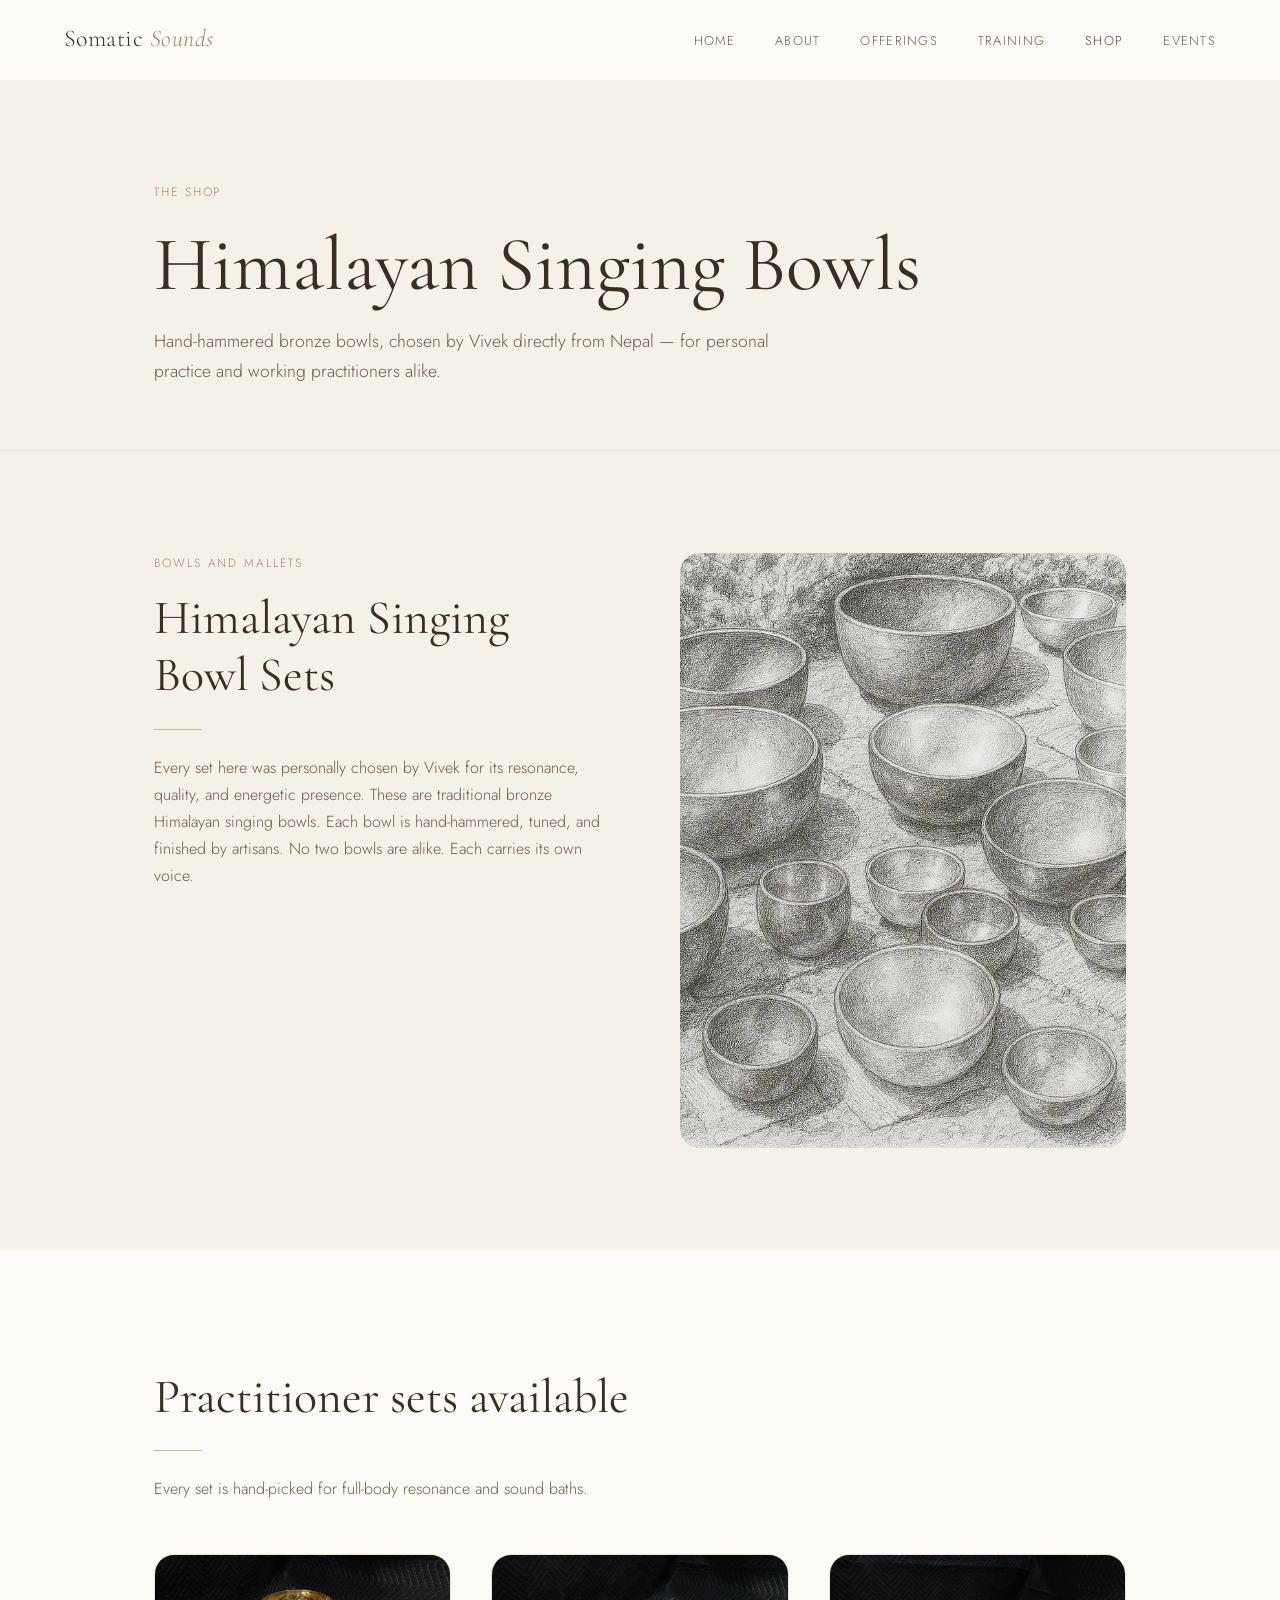
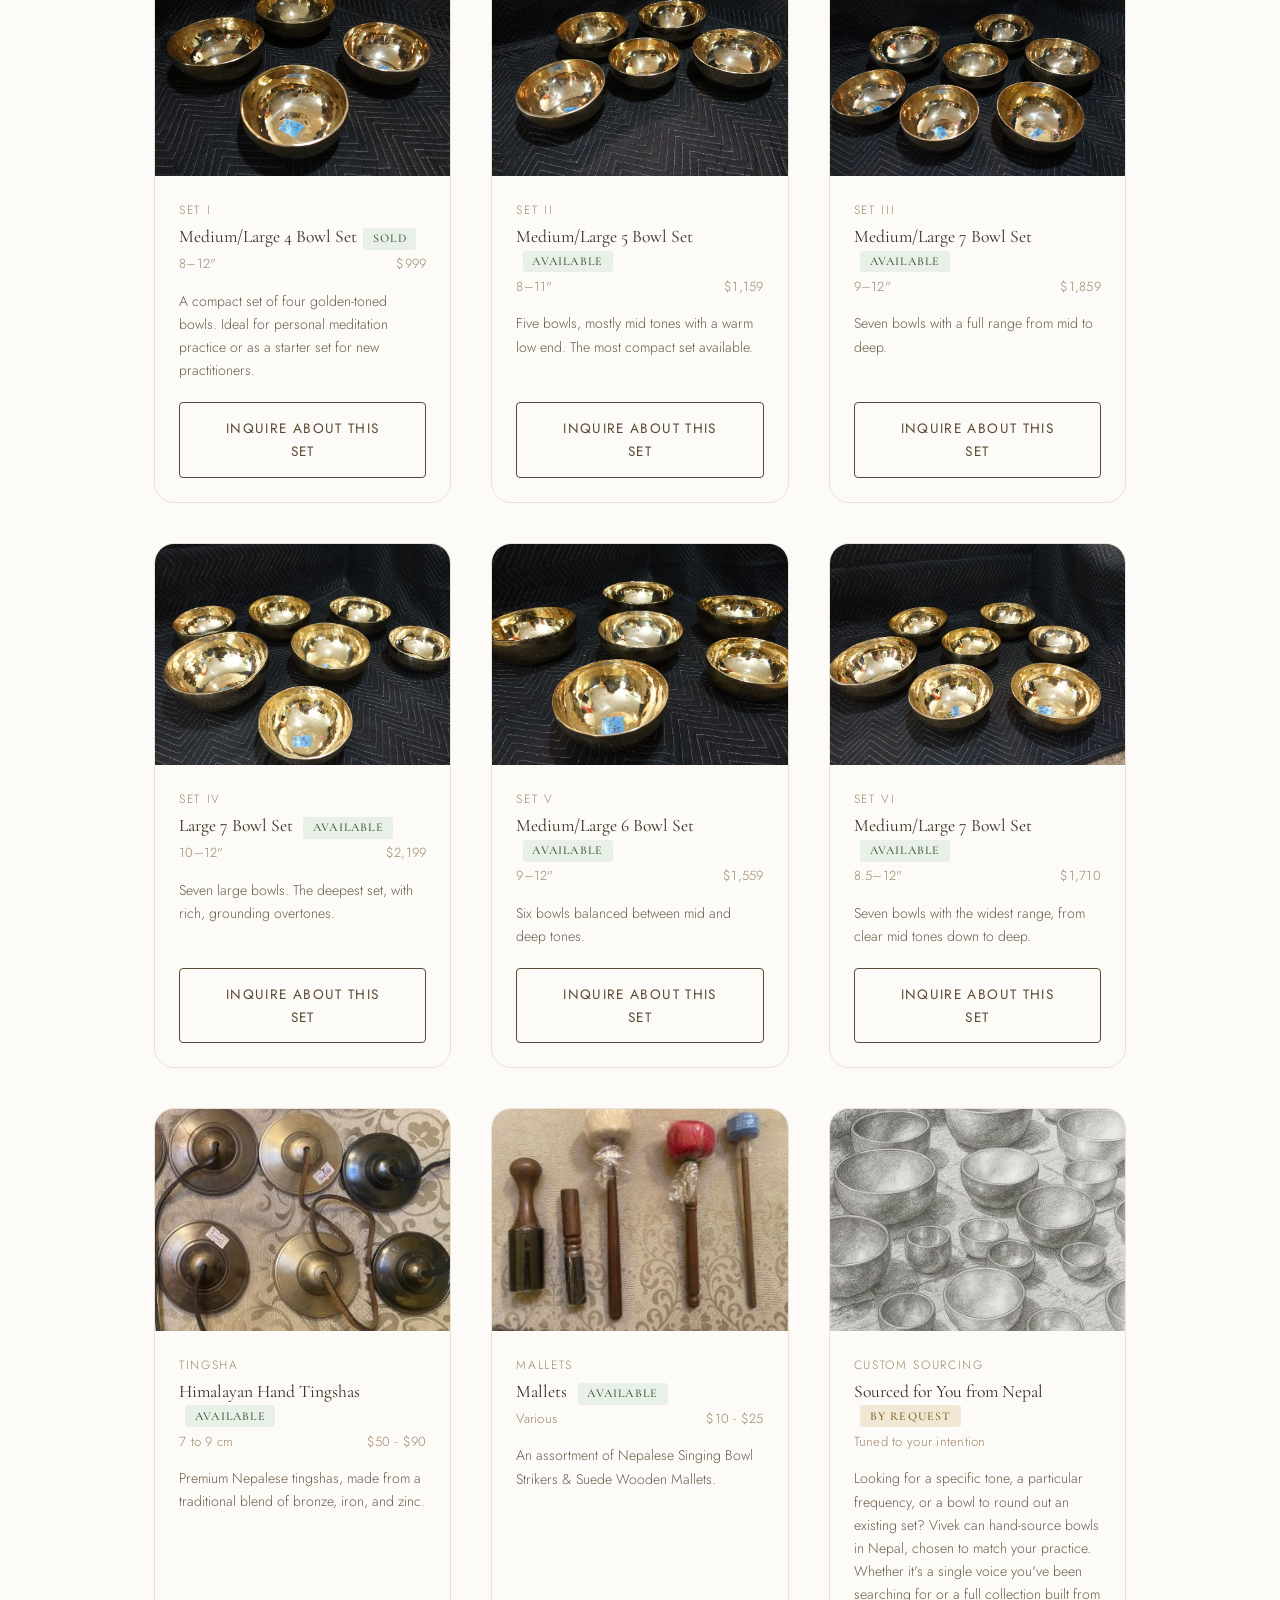
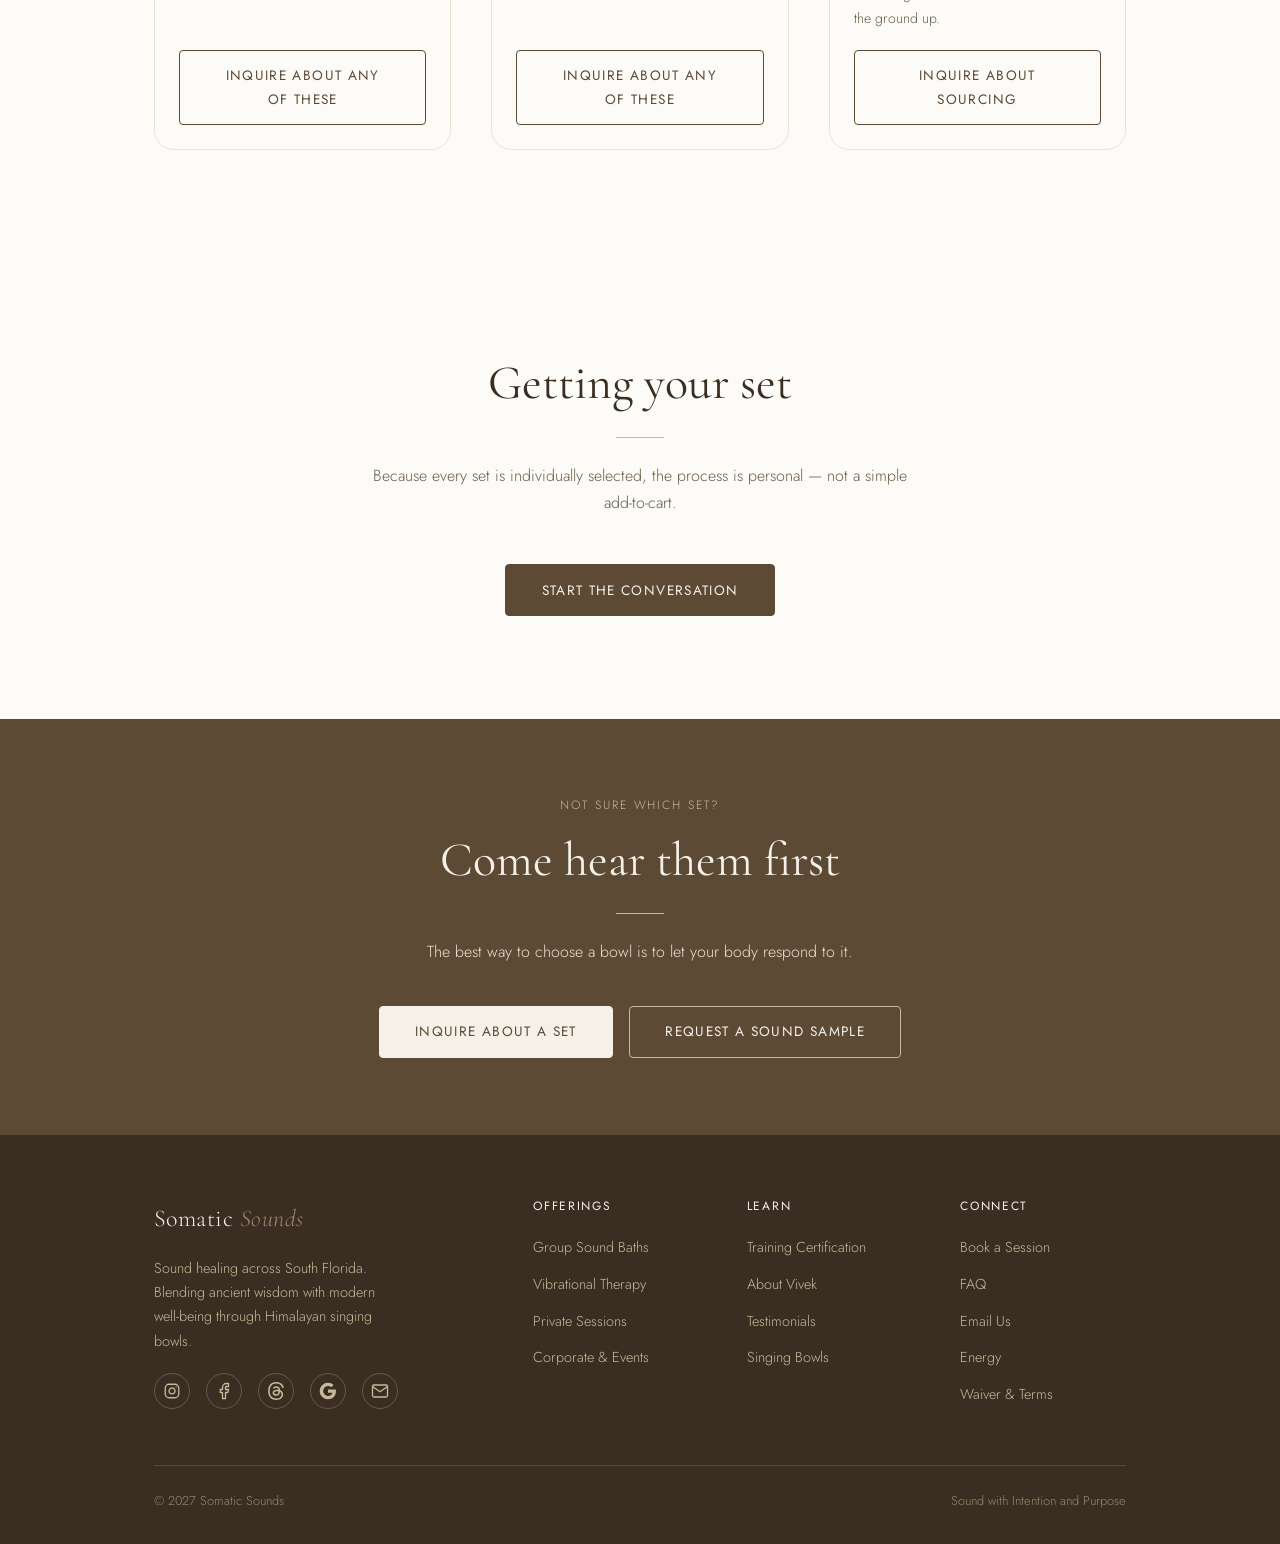
<file: shop.html>
<!DOCTYPE html>
<html lang="en">
<head>
  <meta charset="UTF-8" />
  <meta name="viewport" content="width=device-width, initial-scale=1.0" />
  <title>Himalayan Singing Bowls | Somatic Sounds</title>
  <meta name="description" content="Hand-selected Himalayan singing bowl sets, sourced by Vivek Chugh directly from Nepal. For personal practice and professional practitioners." />
  <link rel="canonical" href="https://somaticsounds.net/shop.html" />

<!-- Favicon -->
<link rel="icon" href="/favicon.ico" sizes="any">
<link rel="icon" type="image/png" sizes="32x32" href="/assets/images/favicons/somatic-favicon-32x32.png">
<link rel="icon" type="image/png" sizes="16x16" href="/assets/images/favicons/somatic-favicon-16x16.png">
<link rel="apple-touch-icon" sizes="180x180" href="/assets/images/favicons/somatic-favicon-180x180.png">
<link rel="icon" type="image/png" sizes="192x192" href="/assets/images/favicons/somatic-favicon-192x192.png">
<link rel="icon" type="image/png" sizes="512x512" href="/assets/images/favicons/somatic-favicon-512x512.png">


  <!-- Open Graph -->
  <meta property="og:title" content="Himalayan Singing Bowls | Somatic Sounds" />
  <meta property="og:description" content="Custom-selected Himalayan singing bowl sets sourced by Vivek Chugh directly from Nepal. For personal practice and professional practitioners." />
  <meta property="og:url" content="https://somaticsounds.net/shop.html" />
  <meta property="og:image" content="https://somaticsounds.net/assets/images/og/og-shop.jpg" />
  <meta property="og:type" content="website" />
  <meta property="og:site_name" content="Somatic Sounds" />

  <!-- Twitter Card -->
  <meta name="twitter:card" content="summary_large_image" />
  <meta name="twitter:title" content="Himalayan Singing Bowls | Somatic Sounds" />
  <meta name="twitter:description" content="Custom-selected Himalayan singing bowls sourced by Vivek Chugh directly from Nepal. For personal practice and professional practitioners." />
  <meta name="twitter:image" content="https://somaticsounds.net/assets/images/og/og-shop.jpg" />
  <!-- Schema.org: Product line -->
  <script type="application/ld+json">
  {
    "@context": "https://schema.org",
    "@type": "Product",
    "name": "Himalayan Singing Bowl Sets",
    "description": "Hand-hammered bronze Himalayan singing bowl sets, hand-selected by Vivek Chugh directly from Nepal, for personal practice and professional practitioners.",
    "image": "https://somaticsounds.net/assets/images/bowls/bowls-collection.jpg",
    "brand": { "@type": "Brand", "name": "Somatic Sounds" },
    "url": "https://somaticsounds.net/shop.html",
    "offers": {
      "@type": "AggregateOffer",
      "priceCurrency": "USD",
      "lowPrice": "999",
      "highPrice": "2199",
      "offerCount": "7",
      "availability": "https://schema.org/InStock",
      "seller": { "@id": "https://somaticsounds.net/#business" }
    }
  }
  </script>
  <!-- Preload the two faces used above the fold -->
  <!-- Preload every face used above the fold. The nav wordmark is
       Cormorant 300 (roman + italic) — that is the one that used to flash. -->
  <link rel="preload" href="assets/fonts/jost-latin-300-normal.woff2" as="font" type="font/woff2" crossorigin />
  <link rel="preload" href="assets/fonts/jost-latin-400-normal.woff2" as="font" type="font/woff2" crossorigin />
  <link rel="preload" href="assets/fonts/cormorant-garamond-latin-300-normal.woff2" as="font" type="font/woff2" crossorigin />
  <link rel="preload" href="assets/fonts/cormorant-garamond-latin-300-italic.woff2" as="font" type="font/woff2" crossorigin />
  <link rel="preload" href="assets/fonts/cormorant-garamond-latin-400-normal.woff2" as="font" type="font/woff2" crossorigin />
  <link rel="stylesheet" href="assets/css/style.css" />
  <style>
    .bowls-grid {
      display: grid;
      grid-template-columns: repeat(3, 1fr);
      gap: 2.5rem;
      margin-top: 3rem;
    }
    @media (max-width: 900px) { .bowls-grid { grid-template-columns: 1fr 1fr; } }
    @media (max-width: 560px)  { .bowls-grid { grid-template-columns: 1fr; } }

    .bowl-card {
      background: var(--white);
      border: 1px solid var(--sand-dark);
      border-radius: var(--radius-lg);
      overflow: hidden;
      transition: box-shadow var(--transition), transform var(--transition);
      display: flex;
      flex-direction: column;
    }
    .bowl-card:hover {
      box-shadow: 0 10px 36px rgba(58,46,34,.1);
      transform: translateY(-3px);
    }

    .bowl-card img {
      width: 100%;
      aspect-ratio: 4/3;
      object-fit: cover;
      display: block;
    }

    .bowl-card-body {
      padding: 1.5rem;
      flex: 1;
      display: flex;
      flex-direction: column;
    }

    .bowl-set-label {
      font-size: 0.75rem;
      letter-spacing: 0.14em;
      text-transform: uppercase;
      color: var(--stone-dark);
      margin-bottom: 0.35rem;
      display: block;
    }

    .bowl-card-body h3 {
      font-size: 1.1rem;
      margin-bottom: 0.2rem;
      line-height: 1.3;
    }

    .bowl-size {
      font-size: 0.82rem;
      color: var(--stone-dark);
      margin-bottom: 0.9rem;
      display: block;
      letter-spacing: 0.02em;
    }

    .bowl-card-body p {
      font-size: 0.88rem;
      line-height: 1.65;
      flex: 1;
      margin-bottom: 1.25rem;
    }

    .bowl-card-body .btn {
      width: 100%;
      text-align: center;
    }

    .available-badge {
      display: inline-block;
      font-size: 0.75rem;
      letter-spacing: 0.1em;
      text-transform: uppercase;
      background: #e8f0e8;
      color: #3a5c3a;
      padding: 0.2rem 0.6rem;
      border-radius: 3px;
      margin-left: 0.4rem;
      vertical-align: middle;
      font-weight: 500;
    }

    .available-badge.sourcing-badge {
      background: #f0e8d4;
      color: #7a5a1f;
    }

    .quality-badge {
      display: flex;
      gap: 0.5rem;
      align-items: center;
      font-size: 0.82rem;
      color: var(--stone-dark);
      margin-bottom: 0.45rem;
    }
    .quality-badge::before { content: '◦'; color: var(--stone); }
  </style>
</head>
<body class="page-body">

  <nav class="site-nav">
    <a href="index.html" class="nav-logo">Somatic <span>Sounds</span></a>
    <ul class="nav-links">
      <li><a href="index.html">Home</a></li>
      <li><a href="about.html">About</a></li>
      <li><a href="offerings.html">Offerings</a></li>
      <li><a href="training.html">Training</a></li>
      <li><a href="shop.html" class="active">Shop</a></li>
      <li><a href="events.html">Events</a></li>
          </ul>
    <button class="nav-toggle" aria-label="Menu">
      <span></span><span></span><span></span>
    </button>
  </nav>

  <!-- PAGE HERO -->
  <section class="page-hero">
    <div class="container">
      <span class="section-label">The Shop</span>
      <h1>Himalayan Singing Bowls</h1>
      <p>Hand-hammered bronze bowls, chosen by Vivek directly from Nepal — for personal practice and working practitioners alike.</p>
    </div>
  </section>

  <!-- SOURCE STORY -->
  <section class="bg-sand">
    <div class="container">
      <div class="grid-2" style="gap:5rem; align-items:start;">
        <div class="fade-up">
          <span class="section-label">Bowls and Mallets</span>
          <h2>Himalayan Singing Bowl Sets</h2>
          <div class="divider"></div>
          <p>Every set here was personally chosen by Vivek for its resonance, quality, and energetic presence. These are traditional bronze Himalayan singing bowls. Each bowl is hand-hammered, tuned, and finished by artisans. No two bowls are alike. Each carries its own voice. </p>
          <div style="margin-top:2rem;">
          </div>
        </div>
        <div class="img-rounded fade-up" style="animation-delay:.15s;">
          <img src="assets/images/bowls/bowls-sketch-tall.jpg" alt="Sketch of Himalayan singing bowls" class="img-tall" width="690" height="920" />
        </div>
      </div>
    </div>
  </section>

  <!-- BOWL SETS GRID -->
  <section class="bg-white">
    <div class="container">
      <div class="section-header fade-up">
        <span class="section-label"></span>
        <h2>Practitioner sets available</h2>
        <div class="divider"></div>
        <p>Every set is hand-picked for full-body resonance and sound baths.</p>
      </div>

      <div class="bowls-grid">

        <!-- SET I -->
        <div class="bowl-card fade-up">
          <img src="assets/images/bowls/set_1.JPG" alt="Set I — 4 Bowl Set" width="900" height="675" loading="lazy" />
          <div class="bowl-card-body">
            <span class="bowl-set-label">Set I</span>
            <h3>Medium/Large 4 Bowl Set<span class="available-badge">SOLD</span></h3>
            <div class="bowl-size" style="display:flex; justify-content:space-between; align-items:baseline;">
              <span>8–12"</span>
              <span class="bowl-price">$999</span>
            </div>
            <p>A compact set of four golden-toned bowls. Ideal for personal meditation practice or as a starter set for new practitioners.</p>
            <a href="mailto:somaticsoundsvst@gmail.com?subject=Inquiring about Set I" class="btn btn-outline">Inquire About This Set</a>
          </div>
        </div>

        <!-- SET II -->
        <div class="bowl-card fade-up" style="animation-delay:.07s;">
          <img src="assets/images/bowls/set_ii.JPG" alt="Set II — 5 Bowl Set" width="900" height="675" loading="lazy" />
          <div class="bowl-card-body">
            <span class="bowl-set-label">Set II</span>
            <h3>Medium/Large 5 Bowl Set<span class="available-badge">Available</span></h3>
            <div class="bowl-size" style="display:flex; justify-content:space-between; align-items:baseline;">
              <span>8–11"</span>
              <span class="bowl-price">$1,159</span>
            </div>
            <p>Five bowls, mostly mid tones with a warm low end. The most compact set available.</p>
            <a href="mailto:somaticsoundsvst@gmail.com?subject=Inquiring about Set II" class="btn btn-outline">Inquire About This Set</a>
          </div>
        </div>

        <!-- SET III -->
        <div class="bowl-card fade-up" style="animation-delay:.14s;">
          <img src="assets/images/bowls/set_iii.JPG" alt="Set III — Medium/Large 7 Bowl Set 9–12 inch" width="900" height="675" loading="lazy" />
          <div class="bowl-card-body">
            <span class="bowl-set-label">Set III</span>
            <h3>Medium/Large 7 Bowl Set <span class="available-badge">Available</span></h3>
            <div class="bowl-size" style="display:flex; justify-content:space-between; align-items:baseline;">
              <span>9–12"</span>
              <span class="bowl-price">$1,859</span>
            </div>
            <p>Seven bowls with a full range from mid to deep.</p>
            <a href="mailto:somaticsoundsvst@gmail.com?subject=Inquiring about Set III" class="btn btn-outline">Inquire About This Set</a>
          </div>
        </div>

        <!-- SET IV -->
        <div class="bowl-card fade-up">
          <img src="assets/images/bowls/set_iv.JPG" alt="Set IV — Large 7 Bowl Set 10–12 inch" width="900" height="675" loading="lazy" />
          <div class="bowl-card-body">
            <span class="bowl-set-label">Set IV</span>
            <h3>Large 7 Bowl Set <span class="available-badge">Available</span></h3>
            <div class="bowl-size" style="display:flex; justify-content:space-between; align-items:baseline;">
              <span>10–12"</span>
              <span class="bowl-price">$2,199</span>
            </div>
            <p>Seven large bowls. The deepest set, with rich, grounding overtones.</p>
            <a href="mailto:somaticsoundsvst@gmail.com?subject=Inquiring about Set IV" class="btn btn-outline">Inquire About This Set</a>
          </div>
        </div>

        <!-- SET V -->
        <div class="bowl-card fade-up" style="animation-delay:.07s;">
          <img src="assets/images/bowls/set_v.JPG" alt="Set V — Medium/Large 6 Bowl Set" width="900" height="675" loading="lazy" />
          <div class="bowl-card-body">
            <span class="bowl-set-label">Set V</span>
            <h3>Medium/Large 6 Bowl Set <span class="available-badge">Available</span></h3>
            <div class="bowl-size" style="display:flex; justify-content:space-between; align-items:baseline;">
              <span>9–12"</span>
              <span class="bowl-price">$1,559</span>
            </div>
            <p>Six bowls balanced between mid and deep tones.</p>
            <a href="mailto:somaticsoundsvst@gmail.com?subject=Inquiring about Set V" class="btn btn-outline">Inquire About This Set</a>
          </div>
        </div>

        <!-- SET VI -->
        <div class="bowl-card fade-up" style="animation-delay:.14s;">
          <img src="assets/images/bowls/set_vi.JPG" alt="Set VI — Medium/Large 7 Bowl Set 8.5–12 inch" width="900" height="675" loading="lazy" />
          <div class="bowl-card-body">
            <span class="bowl-set-label">Set VI</span>
            <h3>Medium/Large 7 Bowl Set <span class="available-badge">Available</span></h3>
            <div class="bowl-size" style="display:flex; justify-content:space-between; align-items:baseline;">
              <span>8.5–12"</span>
              <span class="bowl-price">$1,710</span>
            </div>
            <p>Seven bowls with the widest range, from clear mid tones down to deep.</p>
            <a href="mailto:somaticsoundsvst@gmail.com?subject=Inquiring about Set VI" class="btn btn-outline">Inquire About This Set</a>
          </div>
        </div>

                <!-- Tingshas -->
        <div class="bowl-card fade-up">
          <img src="assets/images/bowls/tingsha.JPG" alt="Himalayan hand tingshas" width="300" height="291" loading="lazy" />
          <div class="bowl-card-body">
            <span class="bowl-set-label">Tingsha</span>
            <h3>Himalayan Hand Tingshas<span class="available-badge">Available</span></h3>
            <div class="bowl-size" style="display:flex; justify-content:space-between; align-items:baseline;">
              <span>7 to 9 cm</span>
              <span class="bowl-price">$50 - $90</span>
            </div>
            <p>Premium Nepalese tingshas, made from a traditional blend of bronze, iron, and zinc.</p>
            <a href="mailto:somaticsoundsvst@gmail.com?subject=Inquiring about Tingshas" class="btn btn-outline">Inquire About Any of These</a>
          </div>
        </div>

        <!-- SET VIII -->
        <div class="bowl-card fade-up" style="animation-delay:.07s;">
         <img src="assets/images/bowls/mallets.JPG" alt="Mallets" width="300" height="261" loading="lazy" />
            <div class="bowl-card-body">
            <span class="bowl-set-label">Mallets</span>
            <h3>Mallets <span class="available-badge">Available</span></h3>
            <div class="bowl-size" style="display:flex; justify-content:space-between; align-items:baseline;">
              <span>Various</span>
              <span class="bowl-price">$10 - $25</span>
            </div>
            <p>An assortment of Nepalese Singing Bowl Strikers & Suede Wooden Mallets.</p>
            <a href="mailto:somaticsoundsvst@gmail.com?subject=Inquiring about Mallets" class="btn btn-outline">Inquire About Any of These</a>
          </div>
        </div>

        <!-- CUSTOM SOURCING SERVICE -->
        <div class="bowl-card fade-up" style="animation-delay:.14s;">
          <img src="assets/images/bowls/bowls-sketch.jpg" alt="Sketch of Himalayan singing bowls" loading="lazy" width="700" height="700" />
          <div class="bowl-card-body">
            <span class="bowl-set-label">Custom Sourcing</span>
            <h3>Sourced for You from Nepal<span class="available-badge sourcing-badge">By Request</span></h3>
            <div class="bowl-size" style="display:flex; justify-content:space-between; align-items:baseline;">
              <span>Tuned to your intention</span>
              <span class="bowl-price"></span>
            </div>
            <p>Looking for a specific tone, a particular frequency, or a bowl to round out an existing set? Vivek can hand-source bowls in Nepal, chosen to match your practice. Whether it's a single voice you've been searching for or a full collection built from the ground up.</p>
            <a href="mailto:somaticsoundsvst@gmail.com?subject=Custom Bowl Sourcing Inquiry" class="btn btn-outline">Inquire About Sourcing</a>
          </div>
        </div>

      </div>
    </div>
  </section>

  <!-- HOW TO BUY -->
  <section class="bg-white">
    <div class="container">
      <div class="section-header center fade-up" style="max-width:600px; margin:0 auto;">
        <!--<span class="section-label">How It Works</span> -->
        <h2>Getting your set</h2> 
        <div class="divider center"></div>
        <p>Because every set is individually selected, the process is personal — not a simple add-to-cart.</p>
      </div>
      <!--<div class="grid-3 mt-3">
        <div class="card fade-up center">
          <div style="font-family:var(--font-serif); font-size:2rem; color:var(--stone); margin-bottom:0.75rem;">1</div>
          <h4>Reach out</h4>
          <p>Email Vivek mentioning the set number you're interested in and a bit about your practice.</p>
        </div>
        <div class="card fade-up center" style="animation-delay:.1s;">
          <div style="font-family:var(--font-serif); font-size:2rem; color:var(--stone); margin-bottom:0.75rem;">2</div>
          <h4>He answers your questions</h4>
          <p>Vivek shares pricing, answers questions about tone and resonance, and confirms availability.</p>
        </div>
        <div class="card fade-up center" style="animation-delay:.2s;">
          <div style="font-family:var(--font-serif); font-size:2rem; color:var(--stone); margin-bottom:0.75rem;">3</div>
          <h4>Pickup or ships to you</h4>
          <p>Available for local pickup in Fort Lauderdale or carefully packaged and shipped anywhere.</p>
        </div>
      </div> -->
      <div class="center mt-3 fade-up">
        <a href="mailto:somaticsoundsvst@gmail.com" class="btn btn-primary">Start the Conversation</a>
      </div>
    </div>
  </section>

  <!-- CTA BAND -->
  <section class="band">
    <div class="container center fade-up">
      <span class="section-label" style="color:var(--stone);">Not Sure Which Set?</span>
      <h2>Come hear them first</h2>
      <div class="divider center" style="background:var(--stone)"></div>
      <p style="color:var(--sand-dark); margin:0 auto 2.5rem;">The best way to choose a bowl is to let your body respond to it.</p>
      <div class="gap-actions" style="justify-content:center">
        <a href="mailto:somaticsoundsvst@gmail.com" class="btn btn-light">Inquire About a Set</a>
        <a href="mailto:somaticsoundsvst@gmail.com?subject=Requesting a sound sample" class="btn btn-outline" style="color:var(--sand); border-color:var(--stone)">Request a Sound Sample</a>
      </div>
    </div>
  </section>

  <!-- FOOTER -->
  <footer class="site-footer">
    <div class="container">
      <div class="footer-grid">
				<div class="footer-brand">
				  <a href="index.html" class="nav-logo">Somatic <span>Sounds</span></a>
				  <p>Sound healing across South Florida. Blending ancient wisdom with modern well-being through Himalayan singing bowls.</p>
				  <div class="social-links">
					<a href="https://www.instagram.com/somatic_sounds_vivek/" aria-label="Instagram" target="_blank" rel="noopener">
					  <svg viewBox="0 0 24 24" fill="none" stroke="currentColor" stroke-width="1.75" stroke-linecap="round" stroke-linejoin="round" aria-hidden="true">
						<rect x="3" y="3" width="18" height="18" rx="5" ry="5"/>
						<path d="M16 11.37A4 4 0 1 1 12.63 8 4 4 0 0 1 16 11.37z"/>
						<line x1="17.5" y1="6.5" x2="17.51" y2="6.5"/>
					  </svg>
					</a>
					<a href="https://www.facebook.com/profile.php?id=61555731204932&sk=about" aria-label="Facebook" target="_blank" rel="noopener">
					  <svg viewBox="0 0 24 24" fill="none" stroke="currentColor" stroke-width="1.75" stroke-linecap="round" stroke-linejoin="round" aria-hidden="true">
						<path d="M18 2h-3a5 5 0 0 0-5 5v3H7v4h3v8h4v-8h3l1-4h-4V7a1 1 0 0 1 1-1h3z"/>
					  </svg>
					</a>
					<a href="https://www.threads.net/@somatic_sounds_vivek" aria-label="Threads" target="_blank" rel="noopener">
					  <svg viewBox="0 0 24 24" fill="currentColor" aria-hidden="true">
						<path d="M12.186 24h-.007c-3.581-.024-6.334-1.205-8.184-3.509C2.35 18.44 1.5 15.586 1.472 12.01v-.017c.03-3.579.879-6.43 2.525-8.482C5.845 1.205 8.6.024 12.18 0h.014c2.746.02 5.043.725 6.826 2.098 1.677 1.29 2.858 3.13 3.509 5.467l-2.04.569c-1.104-3.96-3.898-5.984-8.304-6.015-2.91.022-5.11.936-6.54 2.717C4.307 6.504 3.616 8.914 3.589 12c.027 3.086.718 5.496 2.057 7.164 1.43 1.78 3.631 2.695 6.54 2.717 2.623-.02 4.358-.631 5.8-2.045 1.647-1.613 1.618-3.593 1.09-4.798-.31-.71-.873-1.3-1.634-1.75-.192 1.352-.622 2.446-1.284 3.272-.886 1.102-2.14 1.704-3.73 1.79-1.202.065-2.361-.218-3.259-.801-1.063-.689-1.685-1.74-1.752-2.964-.065-1.19.408-2.285 1.33-3.082.88-.76 2.119-1.207 3.583-1.291a13.853 13.853 0 0 1 3.02.142c-.126-.742-.375-1.332-.75-1.757-.513-.586-1.308-.883-2.359-.89h-.029c-.844 0-1.992.232-2.721 1.32L7.734 7.847c.98-1.454 2.568-2.256 4.478-2.256h.044c3.194.02 5.097 1.975 5.287 5.388.108.046.216.094.321.142 1.49.7 2.58 1.761 3.154 3.07.797 1.82.871 4.79-1.548 7.158-1.85 1.81-4.094 2.628-7.277 2.65Zm1.003-11.69c-.242 0-.487.007-.739.021-1.836.103-2.98.946-2.916 2.143.067 1.256 1.452 1.839 2.784 1.767 1.224-.065 2.818-.543 3.086-3.71a10.5 10.5 0 0 0-2.215-.221z"/>
					  </svg>
					</a>
					<a href="https://maps.app.goo.gl/hyhvpstZaKZkkean6" aria-label="Google" target="_blank" rel="noopener">
					  <svg viewBox="0 0 24 24" fill="currentColor" aria-hidden="true">
						<path d="M22.56 12.25c0-.78-.07-1.53-.2-2.25H12v4.26h5.92c-.26 1.37-1.04 2.53-2.21 3.31v2.77h3.57c2.08-1.92 3.28-4.74 3.28-8.09z"/>
						<path d="M12 23c2.97 0 5.46-.98 7.28-2.66l-3.57-2.77c-.99.66-2.26 1.06-3.71 1.06-2.86 0-5.29-1.93-6.16-4.53H2.18v2.84C3.99 20.53 7.7 23 12 23z"/>
						<path d="M5.84 14.09c-.22-.66-.35-1.36-.35-2.09s.13-1.43.35-2.09V7.07H2.18C1.43 8.55 1 10.22 1 12s.43 3.45 1.18 4.93l2.85-2.22.81-.62z"/>
						<path d="M12 5.38c1.62 0 3.06.56 4.21 1.64l3.15-3.15C17.45 2.09 14.97 1 12 1 7.7 1 3.99 3.47 2.18 7.07l3.66 2.84c.87-2.6 3.3-4.53 6.16-4.53z"/>
					  </svg>
					</a>
					<a href="mailto:somaticsoundsvst@gmail.com" aria-label="Email">
					  <svg viewBox="0 0 24 24" fill="none" stroke="currentColor" stroke-width="1.75" stroke-linecap="round" stroke-linejoin="round" aria-hidden="true">
						<path d="M4 4h16c1.1 0 2 .9 2 2v12c0 1.1-.9 2-2 2H4c-1.1 0-2-.9-2-2V6c0-1.1.9-2 2-2z"/>
						<polyline points="22,6 12,13 2,6"/>
					  </svg>
					</a>
				  </div>
				</div>
        <div class="footer-col">
          <h4>Offerings</h4>
          <ul>
            <li><a href="events.html">Group Sound Baths</a></li>
            <li><a href="offerings.html">Vibrational Therapy</a></li>
            <li><a href="offerings.html">Private Sessions</a></li>
            <li><a href="offerings.html">Corporate & Events</a></li>
          </ul>
        </div>
        <div class="footer-col">
          <h4>Learn</h4>
          <ul>
            <li><a href="training.html">Training Certification</a></li>
            <li><a href="about.html">About Vivek</a></li>
            <li><a href="events.html#testimonials">Testimonials</a></li>
            <li><a href="shop.html">Singing Bowls</a></li>
          </ul>
        </div>
        <div class="footer-col">
          <h4>Connect</h4>
          <ul>
            <li><a href="events.html">Book a Session</a></li>
            <li><a href="events.html#faq">FAQ</a></li>
            <li><a href="mailto:somaticsoundsvst@gmail.com">Email Us</a></li>
            <li><a href="energy.html">Energy</a></li>
            <li><a href="liability.html">Waiver & Terms</a></li>
          </ul>
        </div>
      </div>
      <div class="footer-bottom">
        <span>© 2027 Somatic Sounds</span>
        <span>Sound with Intention and Purpose</span>
      </div>
    </div>
  </footer>

  <script src="assets/js/main.js"></script>
</body>
</html>
</file>
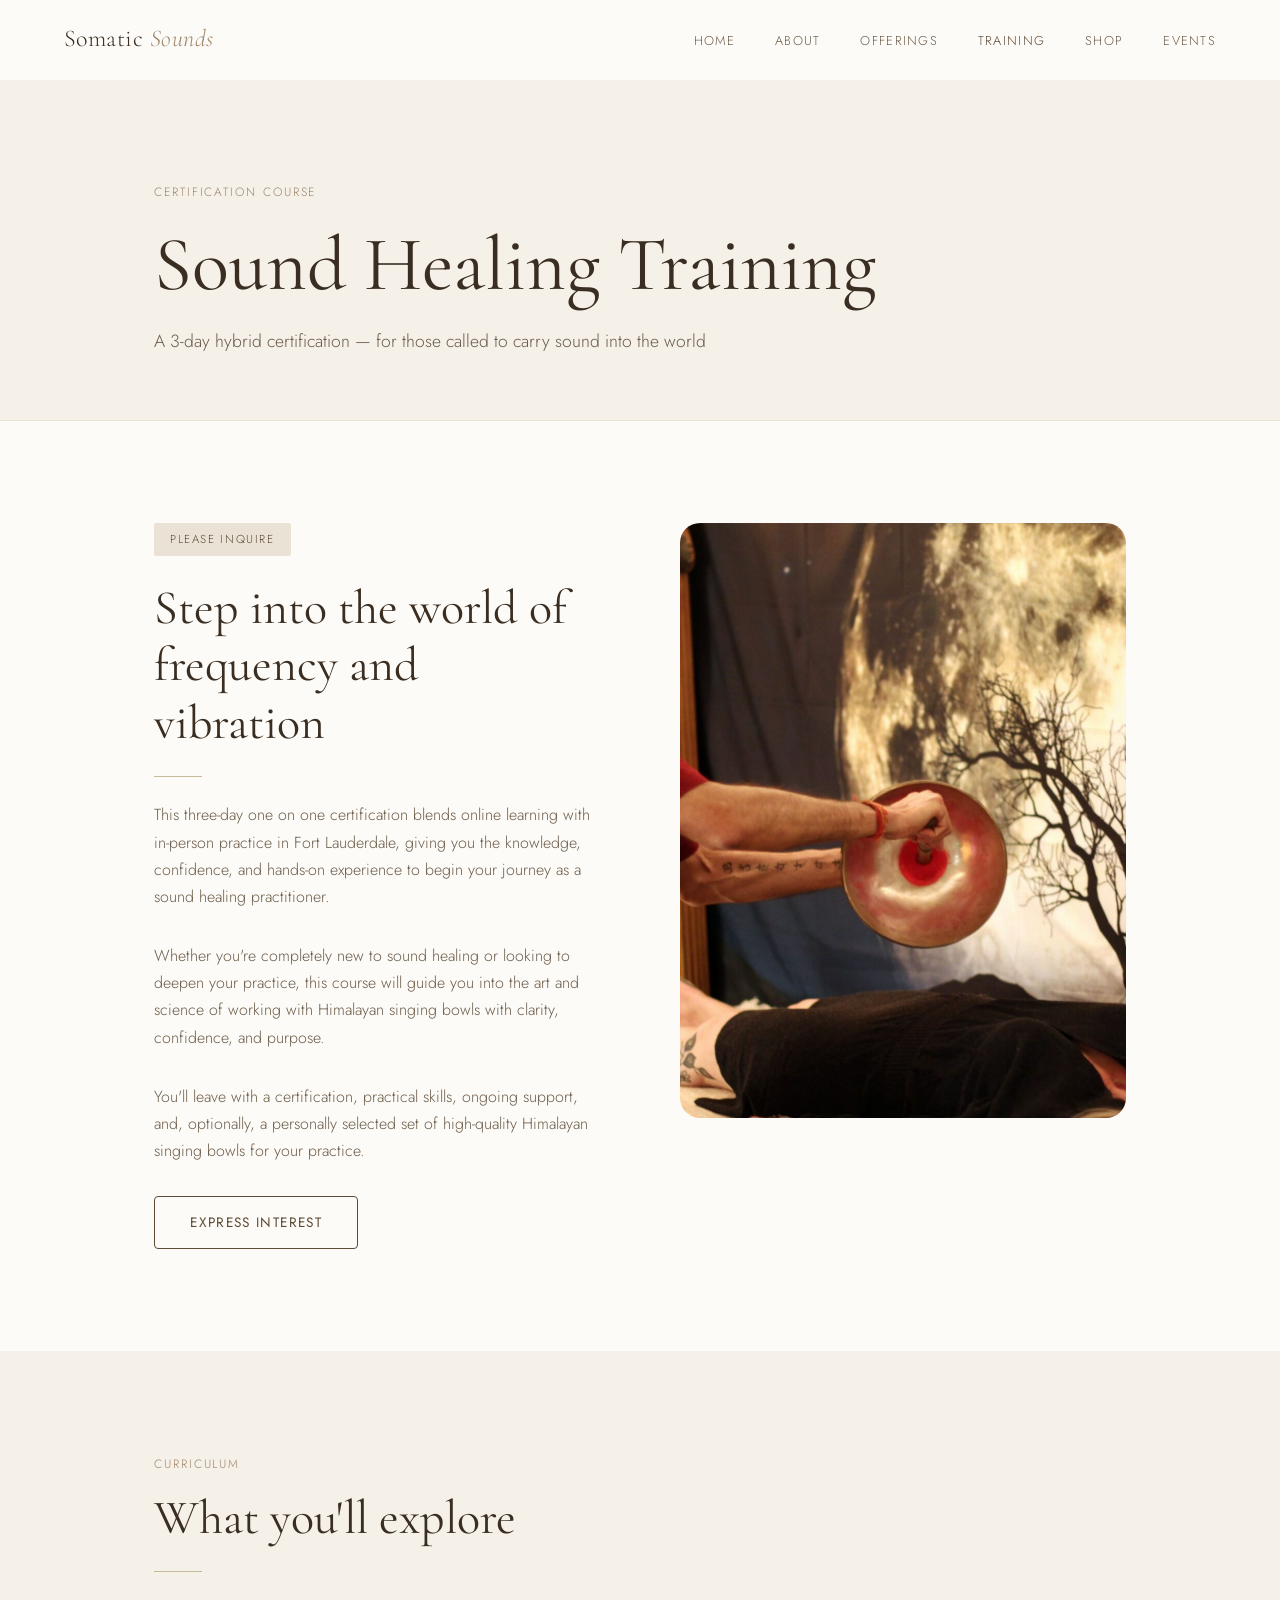
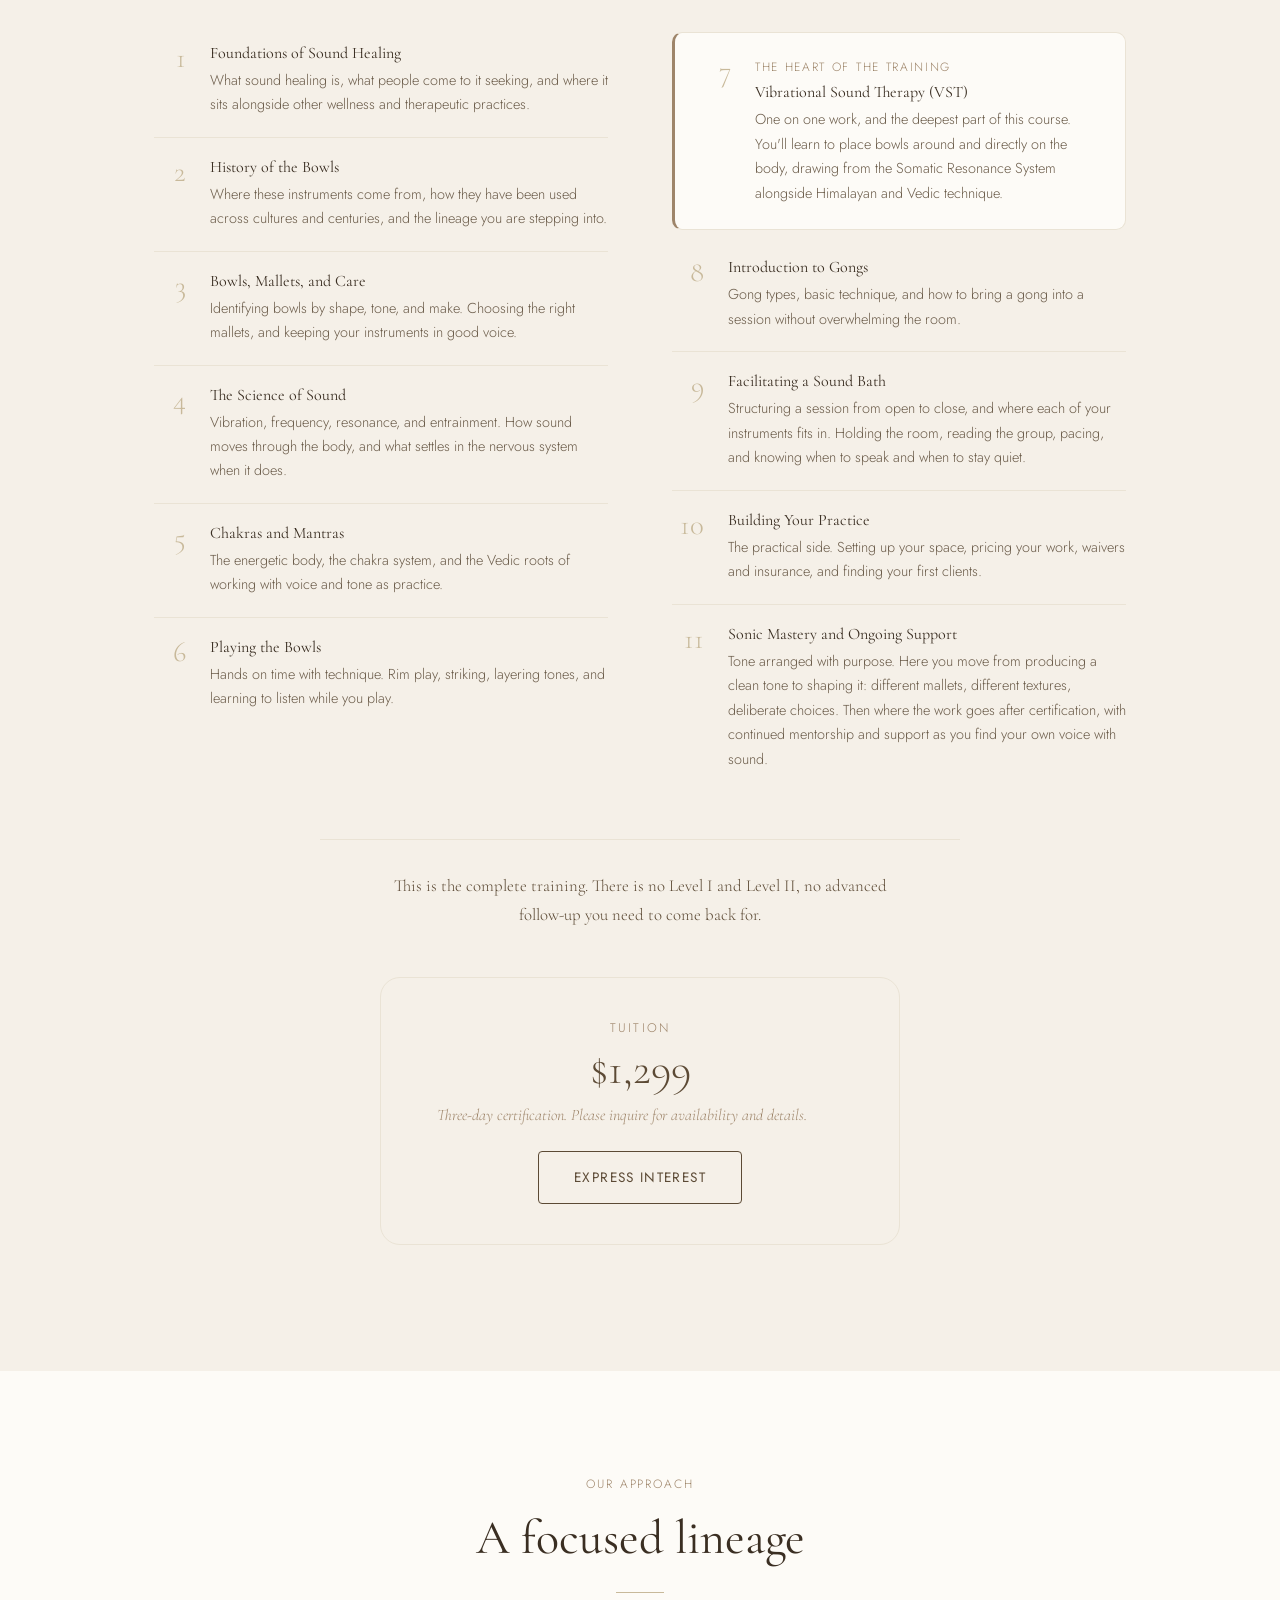
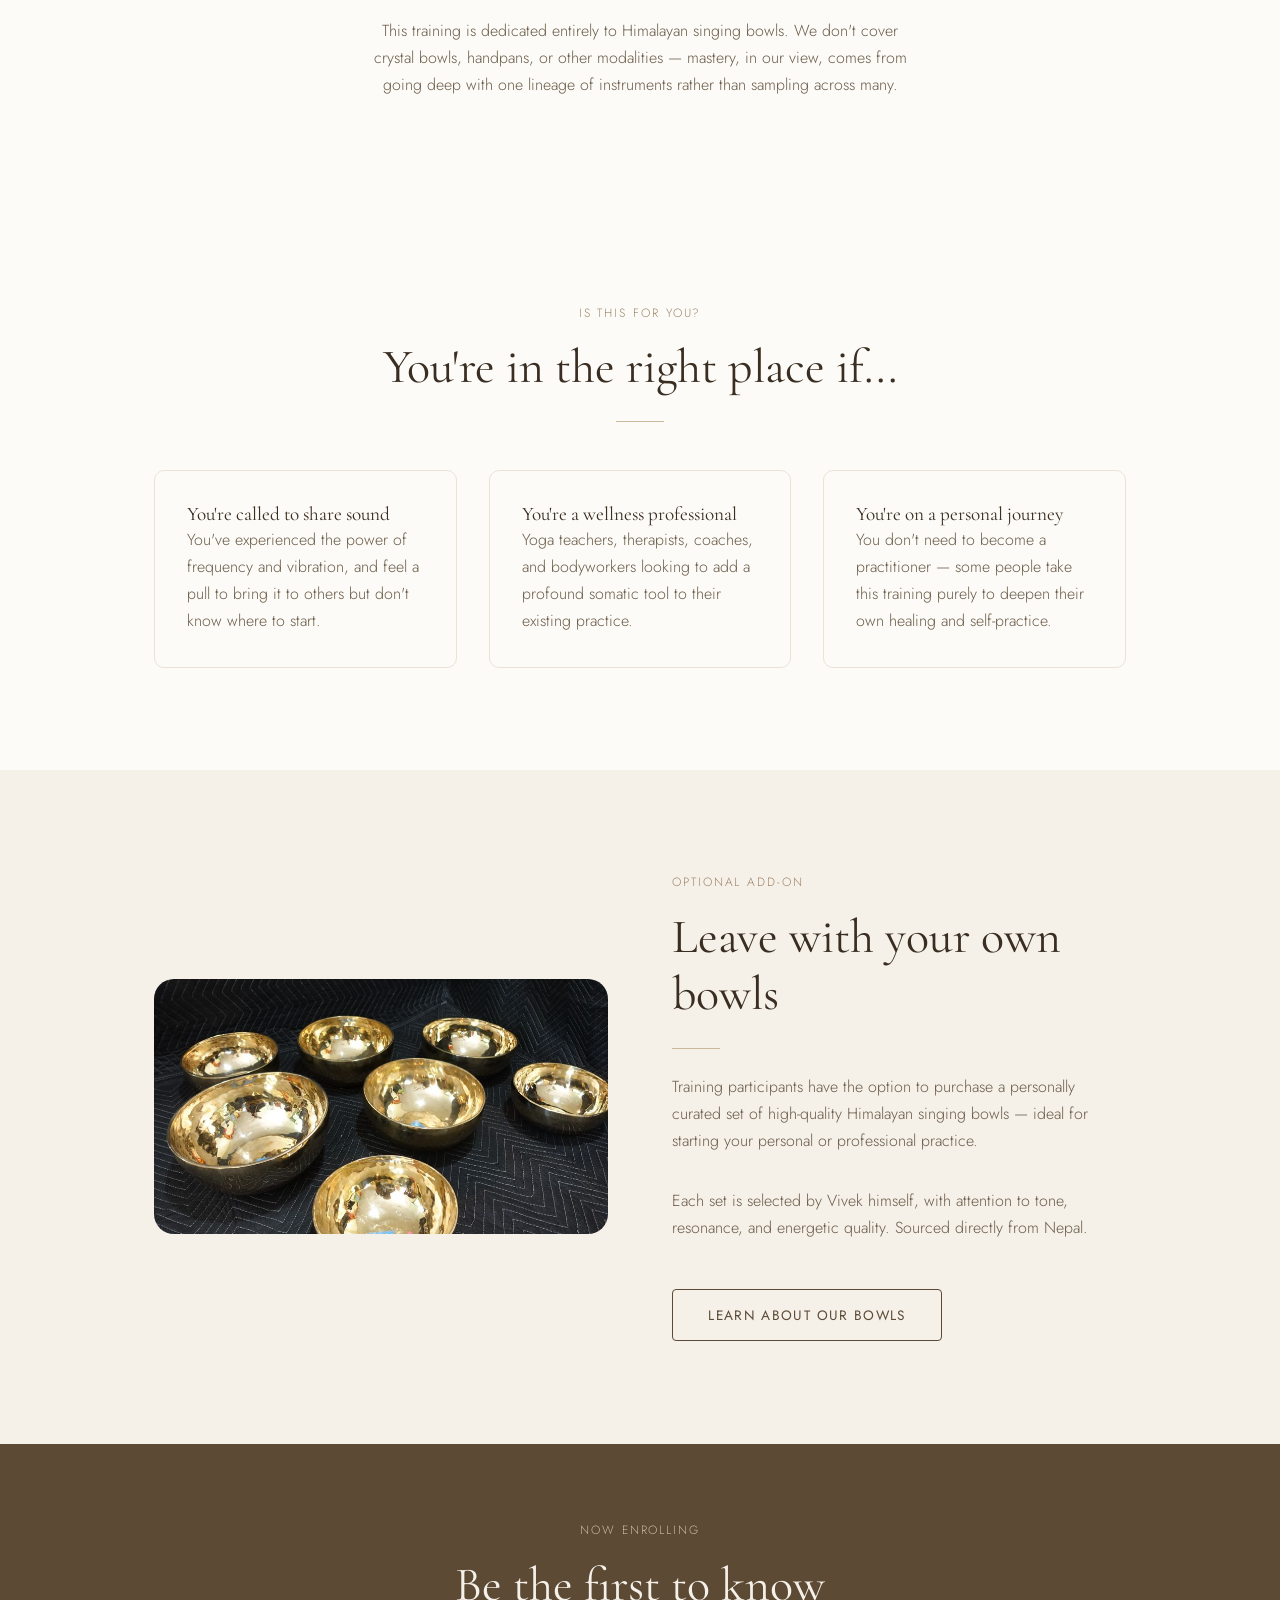
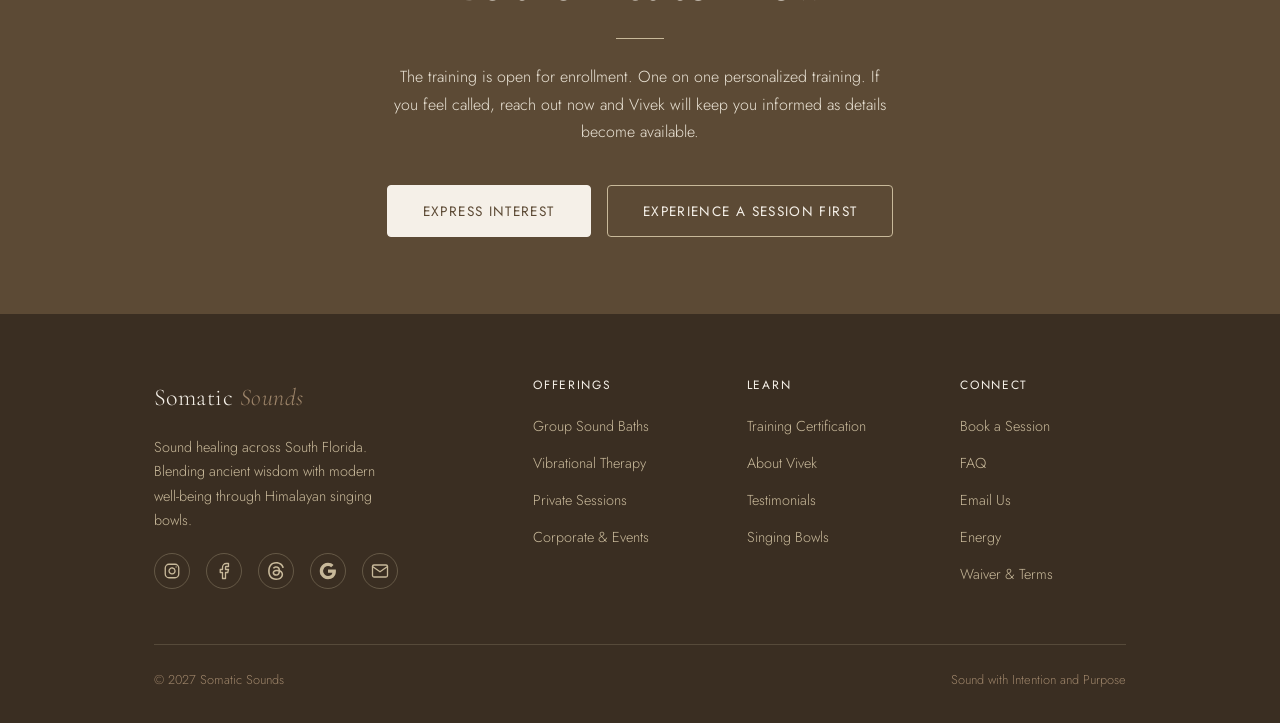
<file: training.html>
<!DOCTYPE html>
<html lang="en">
<head>
  <meta charset="UTF-8" />
  <meta name="viewport" content="width=device-width, initial-scale=1.0" />
  <title>Sound Healing Training | Somatic Sounds</title>
  <meta name="description" content="A 3-day hybrid sound healing certification in Fort Lauderdale with Vivek Chugh. Learn to work with Himalayan singing bowls with clarity and confidence." />
  <link rel="canonical" href="https://somaticsounds.net/training.html" />

<!-- Favicon -->
<link rel="icon" href="/favicon.ico" sizes="any">
<link rel="icon" type="image/png" sizes="32x32" href="/assets/images/favicons/somatic-favicon-32x32.png">
<link rel="icon" type="image/png" sizes="16x16" href="/assets/images/favicons/somatic-favicon-16x16.png">
<link rel="apple-touch-icon" sizes="180x180" href="/assets/images/favicons/somatic-favicon-180x180.png">
<link rel="icon" type="image/png" sizes="192x192" href="/assets/images/favicons/somatic-favicon-192x192.png">
<link rel="icon" type="image/png" sizes="512x512" href="/assets/images/favicons/somatic-favicon-512x512.png">

  <!-- Open Graph -->
  <meta property="og:title" content="Sound Healing Training | Somatic Sounds" />
  <meta property="og:description" content="A 3-day hybrid Sound Healing certification with Vivek Chugh in Fort Lauderdale — for those called to carry sound into the world. Learn to work with Himalayan singing bowls with clarity, confidence, and purpose." />
  <meta property="og:url" content="https://somaticsounds.net/training.html" />
  <meta property="og:image" content="https://somaticsounds.net/assets/images/2024/05/09-DSC06064.jpg" />
  <meta property="og:type" content="website" />
  <meta property="og:site_name" content="Somatic Sounds" />

  <!-- Twitter Card -->
  <meta name="twitter:card" content="summary_large_image" />
  <meta name="twitter:title" content="Sound Healing Training | Somatic Sounds" />
  <meta name="twitter:description" content="A 3-day hybrid Sound Healing certification with Vivek Chugh in Fort Lauderdale — for those called to carry sound into the world. Learn to work with Himalayan singing bowls with clarity, confidence, and purpose." />
  <meta name="twitter:image" content="https://somaticsounds.net/assets/images/2024/05/09-DSC06064.jpg" />
  <!-- Schema.org: Local Business -->
  <script type="application/ld+json">
  {
    "@context": "https://schema.org",
    "@type": "HealthAndBeautyBusiness",
    "@id": "https://somaticsounds.net/#business",
    "name": "Somatic Sounds",
    "url": "https://somaticsounds.net",
    "image": "https://somaticsounds.net/assets/images/2024/04/1-22-IMG_5878-scaled.jpg",
    "description": "Vibrational sound healing in Fort Lauderdale and South Florida. Group sound bath meditations, private sessions, and sound healing training using Himalayan singing bowls.",
    "founder": { "@type": "Person", "name": "Vivek Chugh" },
    "address": {
      "@type": "PostalAddress",
      "addressLocality": "Fort Lauderdale",
      "addressRegion": "FL",
      "addressCountry": "US"
    },
    "areaServed": [
      { "@type": "City", "name": "Fort Lauderdale" },
      { "@type": "City", "name": "Miami" },
      { "@type": "City", "name": "West Palm Beach" }
    ],
    "telephone": "+1-828-505-6976",
    "email": "somaticsoundsvst@gmail.com",
    "priceRange": "$$",
    "sameAs": [
      "https://www.instagram.com/somatic_sounds_vivek/",
      "https://www.facebook.com/profile.php?id=61555731204932",
      "https://www.threads.net/@somatic_sounds_vivek"
    ]
  }
  </script>
  <!-- Schema.org: Course -->
  <script type="application/ld+json">
  {
    "@context": "https://schema.org",
    "@type": "Course",
    "name": "Sound Healing Training & Certification",
    "description": "A 3-day hybrid sound healing certification in Fort Lauderdale, FL, teaching how to work with Himalayan singing bowls with clarity, confidence, and purpose.",
    "url": "https://somaticsounds.net/training.html",
    "provider": {
      "@type": "Organization",
      "name": "Somatic Sounds",
      "@id": "https://somaticsounds.net/#business",
      "sameAs": "https://somaticsounds.net"
    },
    "hasCourseInstance": {
      "@type": "CourseInstance",
      "courseMode": "blended",
      "location": {
        "@type": "Place",
        "address": { "@type": "PostalAddress", "addressLocality": "Fort Lauderdale", "addressRegion": "FL", "addressCountry": "US" }
      }
    }
  }
  </script>
  <!-- Preload the two faces used above the fold -->
  <!-- Preload every face used above the fold. The nav wordmark is
       Cormorant 300 (roman + italic) — that is the one that used to flash. -->
  <link rel="preload" href="assets/fonts/jost-latin-300-normal.woff2" as="font" type="font/woff2" crossorigin />
  <link rel="preload" href="assets/fonts/jost-latin-400-normal.woff2" as="font" type="font/woff2" crossorigin />
  <link rel="preload" href="assets/fonts/cormorant-garamond-latin-300-normal.woff2" as="font" type="font/woff2" crossorigin />
  <link rel="preload" href="assets/fonts/cormorant-garamond-latin-300-italic.woff2" as="font" type="font/woff2" crossorigin />
  <link rel="preload" href="assets/fonts/cormorant-garamond-latin-400-normal.woff2" as="font" type="font/woff2" crossorigin />
  <link rel="stylesheet" href="assets/css/style.css" />
  <style>
    .curriculum-item {
      display: flex;
      gap: 1.5rem;
      padding: 1.25rem 0;
      border-bottom: 1px solid var(--sand-dark);
      align-items: flex-start;
    }
    .curriculum-item:last-child { border-bottom: none; }
    .curriculum-num {
      font-family: var(--font-serif);
      font-size: 1.8rem;
      color: var(--stone);
      line-height: 1;
      flex-shrink: 0;
      width: 2rem;
      text-align: right;
    }
    .curriculum-text h4 { margin-bottom: 0.3rem; font-size: 1rem; }
    .curriculum-text p { font-size: 0.9rem; max-width: none; }

    /* featured module */
    .curriculum-item.featured {
      background: var(--white);
      border: 1px solid var(--sand-dark);
      border-left: 3px solid var(--stone-dark);
      border-radius: var(--radius-md);
      padding: 1.5rem;
      margin: 0.5rem 0;
    }
    .curriculum-item.featured + .curriculum-item { border-top: none; }
    .curriculum-tag {
      display: block;
      font-size: 0.75rem;
      letter-spacing: 0.14em;
      text-transform: uppercase;
      color: var(--stone-dark);
      margin-bottom: 0.4rem;
    }

    .curriculum-note {
      border-top: 1px solid var(--sand-dark);
      margin-top: 3rem;
      padding-top: 2rem;
      text-align: center;
      max-width: 640px;
      margin-left: auto;
      margin-right: auto;
    }
    .curriculum-note p {
      font-family: var(--font-serif);
      font-size: 1.05rem;
      color: var(--bark);
      margin: 0 auto;
    }

    .price-block {
      background: var(--sand);
      border: 1px solid var(--sand-dark);
      border-radius: var(--radius-lg);
      padding: 2.5rem 1.5rem;
      text-align: center;
      margin: 3rem auto 1.5rem;
      max-width: 520px;
    }
    .price-row {
      display: flex;
      align-items: baseline;
      justify-content: center;
      gap: 0.85rem;
      flex-wrap: wrap;
      margin: 0.5rem 0 0.3rem;
    }
    .price-now {
      font-family: var(--font-serif);
      font-size: 2.75rem;
      line-height: 1;
      color: var(--bark);
    }
    .price-was {
      font-size: 1.2rem;
      color: var(--stone-dark);
      text-decoration: line-through;
    }
    .price-label {
      font-size: 0.78rem;
      letter-spacing: 0.18em;
      text-transform: uppercase;
      color: var(--stone-dark);
      display: block;
    }
    .price-note {
      font-family: var(--font-serif);
      font-style: italic;
      font-size: 1rem;
      color: var(--stone-dark);
      margin-top: 0.75rem;
      line-height: 1.5;
    }

    .coming-badge {
      display: inline-block;
      background: var(--sand-dark);
      color: var(--bark);
      font-size: 0.72rem;
      letter-spacing: 0.14em;
      text-transform: uppercase;
      padding: 0.4rem 1rem;
      border-radius: 2px;
      margin-bottom: 1.5rem;
    }
  </style>
</head>
<body class="page-body">

  <nav class="site-nav">
    <a href="index.html" class="nav-logo">Somatic <span>Sounds</span></a>
    <ul class="nav-links">
      <li><a href="index.html">Home</a></li>
      <li><a href="about.html">About</a></li>
      <li><a href="offerings.html">Offerings</a></li>
      <li><a href="training.html" class="active">Training</a></li>
      <li><a href="shop.html">Shop</a></li>
      <li><a href="events.html">Events</a></li>
      </ul>
    <button class="nav-toggle" aria-label="Menu">
      <span></span><span></span><span></span>
    </button>
  </nav>


  <section class="page-hero">
    <div class="container">
      <span class="section-label">Certification Course</span>
      <h1>Sound Healing Training</h1>
      <p>A 3-day hybrid certification — for those called to carry sound into the world</p>
    </div>
  </section>

  <!-- INTRO -->
  <section class="bg-white">
    <div class="container">
      <div class="grid-2" style="gap:5rem; align-items:start;">
        <div class="fade-up">
          <div class="coming-badge">Please Inquire</div>
          <h2>Step into the world of frequency and vibration</h2>
          <div class="divider"></div>
          <p>This three-day one on one certification blends online learning with in-person practice in Fort Lauderdale, giving you the knowledge, confidence, and hands-on experience to begin your journey as a sound healing practitioner.</p>
          <p class="mt-2">Whether you're completely new to sound healing or looking to deepen your practice, this course will guide you into the art and science of working with Himalayan singing bowls with clarity, confidence, and purpose.</p>
          <p class="mt-2">You'll leave with a certification, practical skills, ongoing support, and, optionally, a personally selected set of high-quality Himalayan singing bowls for your practice.</p>
          <div class="gap-actions" style="margin-top:2rem;">

            <a href="mailto:somaticsoundsvst@gmail.com?subject=Sound Healing Training" class="btn btn-outline">Express Interest</a>

          </div>
        </div>
        <div class="fade-up" style="animation-delay:0.15s">
          <img src="assets/images/2024/04/over-b1-1536x1152.jpg" alt="Sound healing training with singing bowls" class="img-rounded" style="width:100%; aspect-ratio:3/4; object-fit:cover;" width="1536" height="1152" />
        </div>
      </div>
    </div>
  </section>

  <!-- WHAT YOU'LL LEARN -->
  <section class="bg-sand">
    <div class="container">
      <div class="section-header fade-up">
        <span class="section-label">Curriculum</span>
        <h2>What you'll explore</h2>
        <div class="divider"></div>
      </div>

      <div class="grid-2" style="gap: 4rem; align-items:start;">
        <div class="fade-up">
          <div class="curriculum-item">
            <div class="curriculum-num">1</div>
            <div class="curriculum-text">
              <h4>Foundations of Sound Healing</h4>
              <p>What sound healing is, what people come to it seeking, and where it sits alongside other wellness and therapeutic practices.</p>
            </div>
          </div>
          <div class="curriculum-item">
            <div class="curriculum-num">2</div>
            <div class="curriculum-text">
              <h4>History of the Bowls</h4>
              <p>Where these instruments come from, how they have been used across cultures and centuries, and the lineage you are stepping into.</p>
            </div>
          </div>
          <div class="curriculum-item">
            <div class="curriculum-num">3</div>
            <div class="curriculum-text">
              <h4>Bowls, Mallets, and Care</h4>
              <p>Identifying bowls by shape, tone, and make. Choosing the right mallets, and keeping your instruments in good voice.</p>
            </div>
          </div>
          <div class="curriculum-item">
            <div class="curriculum-num">4</div>
            <div class="curriculum-text">
              <h4>The Science of Sound</h4>
              <p>Vibration, frequency, resonance, and entrainment. How sound moves through the body, and what settles in the nervous system when it does.</p>
            </div>
          </div>
          <div class="curriculum-item">
            <div class="curriculum-num">5</div>
            <div class="curriculum-text">
              <h4>Chakras and Mantras</h4>
              <p>The energetic body, the chakra system, and the Vedic roots of working with voice and tone as practice.</p>
            </div>
          </div>
          <div class="curriculum-item">
            <div class="curriculum-num">6</div>
            <div class="curriculum-text">
              <h4>Playing the Bowls</h4>
              <p>Hands on time with technique. Rim play, striking, layering tones, and learning to listen while you play.</p>
            </div>
          </div>
        </div>
        <div class="fade-up" style="animation-delay:0.1s">
          <div class="curriculum-item featured">
            <div class="curriculum-num">7</div>
            <div class="curriculum-text">
              <span class="curriculum-tag">The heart of the training</span>
              <h4>Vibrational Sound Therapy (VST)</h4>
              <p>One on one work, and the deepest part of this course. You'll learn to place bowls around and directly on the body, drawing from the Somatic Resonance System alongside Himalayan and Vedic technique.</p>
            </div>
          </div>
          <div class="curriculum-item">
            <div class="curriculum-num">8</div>
            <div class="curriculum-text">
              <h4>Introduction to Gongs</h4>
              <p>Gong types, basic technique, and how to bring a gong into a session without overwhelming the room.</p>
            </div>
          </div>
          <div class="curriculum-item">
            <div class="curriculum-num">9</div>
            <div class="curriculum-text">
              <h4>Facilitating a Sound Bath</h4>
              <p>Structuring a session from open to close, and where each of your instruments fits in. Holding the room, reading the group, pacing, and knowing when to speak and when to stay quiet.</p>
            </div>
          </div>
          <div class="curriculum-item">
            <div class="curriculum-num">10</div>
            <div class="curriculum-text">
              <h4>Building Your Practice</h4>
              <p>The practical side. Setting up your space, pricing your work, waivers and insurance, and finding your first clients.</p>
            </div>
          </div>
          <div class="curriculum-item">
            <div class="curriculum-num">11</div>
            <div class="curriculum-text">
              <h4>Sonic Mastery and Ongoing Support</h4>
              <p>Tone arranged with purpose. Here you move from producing a clean tone to shaping it: different mallets, different textures, deliberate choices. Then where the work goes after certification, with continued mentorship and support as you find your own voice with sound.</p>
            </div>
          </div>
        </div>
      </div>

      <div class="curriculum-note fade-up">
        <p>This is the complete training. There is no Level I and Level II, no advanced follow-up you need to come back for.</p>
      </div>

      <div class="price-block fade-up">
        <span class="price-label">Tuition</span>
        <div class="price-row">
          <span class="price-now">$1,299</span>
        </div>
        <p class="price-note">Three-day certification. Please inquire for availability and details.</p>
        <div class="gap-actions" style="margin-top:1.5rem; justify-content:center;">
          <a href="mailto:somaticsoundsvst@gmail.com?subject=Sound Healing Training" class="btn btn-outline">Express Interest</a>
        </div>
      </div>
    </div>
  </section>

  <!-- OUR APPROACH -->
  <section class="bg-white">
    <div class="container">
      <div class="section-header center fade-up" style="max-width:720px; margin:0 auto;">
        <span class="section-label">Our Approach</span>
        <h2>A focused lineage</h2>
        <div class="divider center"></div>
        <p>This training is dedicated entirely to Himalayan singing bowls. We don't cover crystal bowls, handpans, or other modalities — mastery, in our view, comes from going deep with one lineage of instruments rather than sampling across many.</p>
      </div>
    </div>
  </section>

  <!-- WHO IS THIS FOR -->
  <section class="bg-white">
    <div class="container">
      <div class="section-header center fade-up" style="max-width:640px; margin:0 auto;">
        <span class="section-label">Is This For You?</span>
        <h2>You're in the right place if...</h2>
        <div class="divider center"></div>
      </div>
      <div class="grid-3 mt-3">
        <div class="card fade-up">
          <h4>You're called to share sound</h4>
          <p>You've experienced the power of frequency and vibration, and feel a pull to bring it to others but don't know where to start.</p>
        </div>
        <div class="card fade-up" style="animation-delay:0.1s">
          <h4>You're a wellness professional</h4>
          <p>Yoga teachers, therapists, coaches, and bodyworkers looking to add a profound somatic tool to their existing practice.</p>
        </div>
        <div class="card fade-up" style="animation-delay:0.2s">
          <h4>You're on a personal journey</h4>
          <p>You don't need to become a practitioner — some people take this training purely to deepen their own healing and self-practice.</p>
        </div>
      </div>
    </div>
  </section>

  <!-- BOWLS NOTE -->
  <section class="bg-sand">
    <div class="container">
      <div class="grid-2" style="align-items:center; gap:4rem;">
        <div class="fade-up">
          <img src="assets/images/bowls/set_iv.JPG" alt="Himalayan singing bowls for sale" class="img-rounded img-wide" width="900" height="675" loading="lazy" />
        </div>
        <div class="fade-up" style="animation-delay:0.1s">
          <span class="section-label">Optional Add-On</span>
          <h2>Leave with your own bowls</h2>
          <div class="divider"></div>
          <p>Training participants have the option to purchase a personally curated set of high-quality Himalayan singing bowls — ideal for starting your personal or professional practice.</p>
          <p class="mt-2">Each set is selected by Vivek himself, with attention to tone, resonance, and energetic quality. Sourced directly from Nepal.</p>
          <a href="shop.html" class="btn btn-outline mt-3">Learn About Our Bowls</a>
        </div>
      </div>
    </div>
  </section>

  <!-- CTA -->
  <section class="band">
    <div class="container center fade-up">
      <span class="section-label" style="color:var(--stone)">Now Enrolling</span>
      <h2>Be the first to know</h2>
      <div class="divider center" style="background:var(--stone)"></div>
      <p style="color:var(--sand-dark); margin: 0 auto 2.5rem;">The training is open for enrollment. One on one personalized training. If you feel called, reach out now and Vivek will keep you informed as details become available.</p>
      <div class="gap-actions" style="justify-content:center">
        <a href="mailto:somaticsoundsvst@gmail.com" class="btn btn-light">Express Interest</a>
        <a href="offerings.html" class="btn btn-outline" style="color:var(--sand); border-color:var(--stone)">Experience a Session First</a>
      </div>
    </div>
  </section>

  <!-- FOOTER -->
  <footer class="site-footer">
    <div class="container">
      <div class="footer-grid">
				<div class="footer-brand">
				  <a href="index.html" class="nav-logo">Somatic <span>Sounds</span></a>
				  <p>Sound healing across South Florida. Blending ancient wisdom with modern well-being through Himalayan singing bowls.</p>
				  <div class="social-links">
					<a href="https://www.instagram.com/somatic_sounds_vivek/" aria-label="Instagram" target="_blank" rel="noopener">
					  <svg viewBox="0 0 24 24" fill="none" stroke="currentColor" stroke-width="1.75" stroke-linecap="round" stroke-linejoin="round" aria-hidden="true">
						<rect x="3" y="3" width="18" height="18" rx="5" ry="5"/>
						<path d="M16 11.37A4 4 0 1 1 12.63 8 4 4 0 0 1 16 11.37z"/>
						<line x1="17.5" y1="6.5" x2="17.51" y2="6.5"/>
					  </svg>
					</a>
					<a href="https://www.facebook.com/profile.php?id=61555731204932&sk=about" aria-label="Facebook" target="_blank" rel="noopener">
					  <svg viewBox="0 0 24 24" fill="none" stroke="currentColor" stroke-width="1.75" stroke-linecap="round" stroke-linejoin="round" aria-hidden="true">
						<path d="M18 2h-3a5 5 0 0 0-5 5v3H7v4h3v8h4v-8h3l1-4h-4V7a1 1 0 0 1 1-1h3z"/>
					  </svg>
					</a>
					<a href="https://www.threads.net/@somatic_sounds_vivek" aria-label="Threads" target="_blank" rel="noopener">
					  <svg viewBox="0 0 24 24" fill="currentColor" aria-hidden="true">
						<path d="M12.186 24h-.007c-3.581-.024-6.334-1.205-8.184-3.509C2.35 18.44 1.5 15.586 1.472 12.01v-.017c.03-3.579.879-6.43 2.525-8.482C5.845 1.205 8.6.024 12.18 0h.014c2.746.02 5.043.725 6.826 2.098 1.677 1.29 2.858 3.13 3.509 5.467l-2.04.569c-1.104-3.96-3.898-5.984-8.304-6.015-2.91.022-5.11.936-6.54 2.717C4.307 6.504 3.616 8.914 3.589 12c.027 3.086.718 5.496 2.057 7.164 1.43 1.78 3.631 2.695 6.54 2.717 2.623-.02 4.358-.631 5.8-2.045 1.647-1.613 1.618-3.593 1.09-4.798-.31-.71-.873-1.3-1.634-1.75-.192 1.352-.622 2.446-1.284 3.272-.886 1.102-2.14 1.704-3.73 1.79-1.202.065-2.361-.218-3.259-.801-1.063-.689-1.685-1.74-1.752-2.964-.065-1.19.408-2.285 1.33-3.082.88-.76 2.119-1.207 3.583-1.291a13.853 13.853 0 0 1 3.02.142c-.126-.742-.375-1.332-.75-1.757-.513-.586-1.308-.883-2.359-.89h-.029c-.844 0-1.992.232-2.721 1.32L7.734 7.847c.98-1.454 2.568-2.256 4.478-2.256h.044c3.194.02 5.097 1.975 5.287 5.388.108.046.216.094.321.142 1.49.7 2.58 1.761 3.154 3.07.797 1.82.871 4.79-1.548 7.158-1.85 1.81-4.094 2.628-7.277 2.65Zm1.003-11.69c-.242 0-.487.007-.739.021-1.836.103-2.98.946-2.916 2.143.067 1.256 1.452 1.839 2.784 1.767 1.224-.065 2.818-.543 3.086-3.71a10.5 10.5 0 0 0-2.215-.221z"/>
					  </svg>
					</a>
					<a href="https://maps.app.goo.gl/hyhvpstZaKZkkean6" aria-label="Google" target="_blank" rel="noopener">
					  <svg viewBox="0 0 24 24" fill="currentColor" aria-hidden="true">
						<path d="M22.56 12.25c0-.78-.07-1.53-.2-2.25H12v4.26h5.92c-.26 1.37-1.04 2.53-2.21 3.31v2.77h3.57c2.08-1.92 3.28-4.74 3.28-8.09z"/>
						<path d="M12 23c2.97 0 5.46-.98 7.28-2.66l-3.57-2.77c-.99.66-2.26 1.06-3.71 1.06-2.86 0-5.29-1.93-6.16-4.53H2.18v2.84C3.99 20.53 7.7 23 12 23z"/>
						<path d="M5.84 14.09c-.22-.66-.35-1.36-.35-2.09s.13-1.43.35-2.09V7.07H2.18C1.43 8.55 1 10.22 1 12s.43 3.45 1.18 4.93l2.85-2.22.81-.62z"/>
						<path d="M12 5.38c1.62 0 3.06.56 4.21 1.64l3.15-3.15C17.45 2.09 14.97 1 12 1 7.7 1 3.99 3.47 2.18 7.07l3.66 2.84c.87-2.6 3.3-4.53 6.16-4.53z"/>
					  </svg>
					</a>
					<a href="mailto:somaticsoundsvst@gmail.com" aria-label="Email">
					  <svg viewBox="0 0 24 24" fill="none" stroke="currentColor" stroke-width="1.75" stroke-linecap="round" stroke-linejoin="round" aria-hidden="true">
						<path d="M4 4h16c1.1 0 2 .9 2 2v12c0 1.1-.9 2-2 2H4c-1.1 0-2-.9-2-2V6c0-1.1.9-2 2-2z"/>
						<polyline points="22,6 12,13 2,6"/>
					  </svg>
					</a>
				  </div>
				</div>
        <div class="footer-col">
          <h4>Offerings</h4>
          <ul>
            <li><a href="events.html">Group Sound Baths</a></li>
            <li><a href="offerings.html">Vibrational Therapy</a></li>
            <li><a href="offerings.html">Private Sessions</a></li>
            <li><a href="offerings.html">Corporate & Events</a></li>
          </ul>
        </div>
        <div class="footer-col">
          <h4>Learn</h4>
          <ul>
            <li><a href="training.html">Training Certification</a></li>
            <li><a href="about.html">About Vivek</a></li>
            <li><a href="events.html#testimonials">Testimonials</a></li>
            <li><a href="shop.html">Singing Bowls</a></li>
          </ul>
        </div>
        <div class="footer-col">
          <h4>Connect</h4>
          <ul>
            <li><a href="events.html">Book a Session</a></li>
            <li><a href="events.html#faq">FAQ</a></li>
            <li><a href="mailto:somaticsoundsvst@gmail.com">Email Us</a></li>
            <li><a href="energy.html">Energy</a></li>
            <li><a href="liability.html">Waiver & Terms</a></li>
          </ul>
        </div>
      </div>
      <div class="footer-bottom">
        <span>© 2027 Somatic Sounds</span>
        <span>Sound with Intention and Purpose</span>
      </div>
    </div>
  </footer>

  <script src="assets/js/main.js"></script>
</body>
</html>
</file>
<file: assets/css/style.css>
/* ============================================
   SOMATIC SOUNDS — Global Stylesheet
   Minimal & clean, earth accent palette
   ============================================ */

/* ---- FONTS (self-hosted) ----
   Cormorant Garamond + Jost, latin & latin-ext subsets, woff2.
   Both are SIL Open Font License 1.1 — free to self-host.
   The latin-ext files only download if a page actually uses a
   character from that range, so the normal cost is latin only.
   ============================================ */

@font-face {
  font-family: 'Jost';
  font-style: normal;
  font-weight: 300;
  font-display: swap;
  src: url('../fonts/jost-latin-300-normal.woff2') format('woff2');
  unicode-range: U+0000-00FF,U+0131,U+0152-0153,U+02BB-02BC,U+02C6,U+02DA,U+02DC,U+0304,U+0308,U+0329,U+2000-206F,U+20AC,U+2122,U+2191,U+2193,U+2212,U+2215,U+FEFF,U+FFFD;
}
@font-face {
  font-family: 'Jost';
  font-style: normal;
  font-weight: 300;
  font-display: swap;
  src: url('../fonts/jost-latin-ext-300-normal.woff2') format('woff2');
  unicode-range: U+0100-02BA,U+02BD-02C5,U+02C7-02CC,U+02CE-02D7,U+02DD-02FF,U+0304,U+0308,U+0329,U+1D00-1DBF,U+1E00-1E9F,U+1EF2-1EFF,U+2020,U+20A0-20AB,U+20AD-20C0,U+2113,U+2C60-2C7F,U+A720-A7FF;
}
@font-face {
  font-family: 'Jost';
  font-style: normal;
  font-weight: 400;
  font-display: swap;
  src: url('../fonts/jost-latin-400-normal.woff2') format('woff2');
  unicode-range: U+0000-00FF,U+0131,U+0152-0153,U+02BB-02BC,U+02C6,U+02DA,U+02DC,U+0304,U+0308,U+0329,U+2000-206F,U+20AC,U+2122,U+2191,U+2193,U+2212,U+2215,U+FEFF,U+FFFD;
}
@font-face {
  font-family: 'Jost';
  font-style: normal;
  font-weight: 400;
  font-display: swap;
  src: url('../fonts/jost-latin-ext-400-normal.woff2') format('woff2');
  unicode-range: U+0100-02BA,U+02BD-02C5,U+02C7-02CC,U+02CE-02D7,U+02DD-02FF,U+0304,U+0308,U+0329,U+1D00-1DBF,U+1E00-1E9F,U+1EF2-1EFF,U+2020,U+20A0-20AB,U+20AD-20C0,U+2113,U+2C60-2C7F,U+A720-A7FF;
}
@font-face {
  font-family: 'Jost';
  font-style: normal;
  font-weight: 500;
  font-display: swap;
  src: url('../fonts/jost-latin-500-normal.woff2') format('woff2');
  unicode-range: U+0000-00FF,U+0131,U+0152-0153,U+02BB-02BC,U+02C6,U+02DA,U+02DC,U+0304,U+0308,U+0329,U+2000-206F,U+20AC,U+2122,U+2191,U+2193,U+2212,U+2215,U+FEFF,U+FFFD;
}
@font-face {
  font-family: 'Jost';
  font-style: normal;
  font-weight: 500;
  font-display: swap;
  src: url('../fonts/jost-latin-ext-500-normal.woff2') format('woff2');
  unicode-range: U+0100-02BA,U+02BD-02C5,U+02C7-02CC,U+02CE-02D7,U+02DD-02FF,U+0304,U+0308,U+0329,U+1D00-1DBF,U+1E00-1E9F,U+1EF2-1EFF,U+2020,U+20A0-20AB,U+20AD-20C0,U+2113,U+2C60-2C7F,U+A720-A7FF;
}

@font-face {
  font-family: 'Cormorant Garamond';
  font-style: normal;
  font-weight: 300;
  font-display: optional;
  src: url('../fonts/cormorant-garamond-latin-300-normal.woff2') format('woff2');
  unicode-range: U+0000-00FF,U+0131,U+0152-0153,U+02BB-02BC,U+02C6,U+02DA,U+02DC,U+0304,U+0308,U+0329,U+2000-206F,U+20AC,U+2122,U+2191,U+2193,U+2212,U+2215,U+FEFF,U+FFFD;
}
@font-face {
  font-family: 'Cormorant Garamond';
  font-style: normal;
  font-weight: 300;
  font-display: optional;
  src: url('../fonts/cormorant-garamond-latin-ext-300-normal.woff2') format('woff2');
  unicode-range: U+0100-02BA,U+02BD-02C5,U+02C7-02CC,U+02CE-02D7,U+02DD-02FF,U+0304,U+0308,U+0329,U+1D00-1DBF,U+1E00-1E9F,U+1EF2-1EFF,U+2020,U+20A0-20AB,U+20AD-20C0,U+2113,U+2C60-2C7F,U+A720-A7FF;
}
@font-face {
  font-family: 'Cormorant Garamond';
  font-style: normal;
  font-weight: 400;
  font-display: optional;
  src: url('../fonts/cormorant-garamond-latin-400-normal.woff2') format('woff2');
  unicode-range: U+0000-00FF,U+0131,U+0152-0153,U+02BB-02BC,U+02C6,U+02DA,U+02DC,U+0304,U+0308,U+0329,U+2000-206F,U+20AC,U+2122,U+2191,U+2193,U+2212,U+2215,U+FEFF,U+FFFD;
}
@font-face {
  font-family: 'Cormorant Garamond';
  font-style: normal;
  font-weight: 400;
  font-display: optional;
  src: url('../fonts/cormorant-garamond-latin-ext-400-normal.woff2') format('woff2');
  unicode-range: U+0100-02BA,U+02BD-02C5,U+02C7-02CC,U+02CE-02D7,U+02DD-02FF,U+0304,U+0308,U+0329,U+1D00-1DBF,U+1E00-1E9F,U+1EF2-1EFF,U+2020,U+20A0-20AB,U+20AD-20C0,U+2113,U+2C60-2C7F,U+A720-A7FF;
}
@font-face {
  font-family: 'Cormorant Garamond';
  font-style: normal;
  font-weight: 500;
  font-display: optional;
  src: url('../fonts/cormorant-garamond-latin-500-normal.woff2') format('woff2');
  unicode-range: U+0000-00FF,U+0131,U+0152-0153,U+02BB-02BC,U+02C6,U+02DA,U+02DC,U+0304,U+0308,U+0329,U+2000-206F,U+20AC,U+2122,U+2191,U+2193,U+2212,U+2215,U+FEFF,U+FFFD;
}
@font-face {
  font-family: 'Cormorant Garamond';
  font-style: normal;
  font-weight: 500;
  font-display: optional;
  src: url('../fonts/cormorant-garamond-latin-ext-500-normal.woff2') format('woff2');
  unicode-range: U+0100-02BA,U+02BD-02C5,U+02C7-02CC,U+02CE-02D7,U+02DD-02FF,U+0304,U+0308,U+0329,U+1D00-1DBF,U+1E00-1E9F,U+1EF2-1EFF,U+2020,U+20A0-20AB,U+20AD-20C0,U+2113,U+2C60-2C7F,U+A720-A7FF;
}
@font-face {
  font-family: 'Cormorant Garamond';
  font-style: italic;
  font-weight: 300;
  font-display: optional;
  src: url('../fonts/cormorant-garamond-latin-300-italic.woff2') format('woff2');
  unicode-range: U+0000-00FF,U+0131,U+0152-0153,U+02BB-02BC,U+02C6,U+02DA,U+02DC,U+0304,U+0308,U+0329,U+2000-206F,U+20AC,U+2122,U+2191,U+2193,U+2212,U+2215,U+FEFF,U+FFFD;
}
@font-face {
  font-family: 'Cormorant Garamond';
  font-style: italic;
  font-weight: 300;
  font-display: optional;
  src: url('../fonts/cormorant-garamond-latin-ext-300-italic.woff2') format('woff2');
  unicode-range: U+0100-02BA,U+02BD-02C5,U+02C7-02CC,U+02CE-02D7,U+02DD-02FF,U+0304,U+0308,U+0329,U+1D00-1DBF,U+1E00-1E9F,U+1EF2-1EFF,U+2020,U+20A0-20AB,U+20AD-20C0,U+2113,U+2C60-2C7F,U+A720-A7FF;
}
@font-face {
  font-family: 'Cormorant Garamond';
  font-style: italic;
  font-weight: 400;
  font-display: optional;
  src: url('../fonts/cormorant-garamond-latin-400-italic.woff2') format('woff2');
  unicode-range: U+0000-00FF,U+0131,U+0152-0153,U+02BB-02BC,U+02C6,U+02DA,U+02DC,U+0304,U+0308,U+0329,U+2000-206F,U+20AC,U+2122,U+2191,U+2193,U+2212,U+2215,U+FEFF,U+FFFD;
}
@font-face {
  font-family: 'Cormorant Garamond';
  font-style: italic;
  font-weight: 400;
  font-display: optional;
  src: url('../fonts/cormorant-garamond-latin-ext-400-italic.woff2') format('woff2');
  unicode-range: U+0100-02BA,U+02BD-02C5,U+02C7-02CC,U+02CE-02D7,U+02DD-02FF,U+0304,U+0308,U+0329,U+1D00-1DBF,U+1E00-1E9F,U+1EF2-1EFF,U+2020,U+20A0-20AB,U+20AD-20C0,U+2113,U+2C60-2C7F,U+A720-A7FF;
}


/* ---- METRIC-MATCHED FALLBACKS ----
   These are not downloads. They re-measure a font already on the
   visitor's device so it occupies the same space as the real face.
   If a web font is ever late or blocked, the page still looks right
   and nothing jumps when the real font arrives.
   Numbers derived from the actual font files:
     Cormorant Garamond  x-height .386  cap .625  asc .924  desc .287
     Jost                x-height .460  cap .700  asc 1.070 desc .375
   ============================================ */

@font-face {
  font-family: 'Cormorant Fallback';
  src: local('Times New Roman'), local('Times'), local('Georgia');
  size-adjust: 88%;
  ascent-override: 105%;
  descent-override: 33%;
  line-gap-override: 0%;
}

@font-face {
  font-family: 'Jost Fallback';
  src: local('Arial'), local('Helvetica Neue'), local('Helvetica');
  size-adjust: 92%;
  ascent-override: 116%;
  descent-override: 41%;
  line-gap-override: 0%;
}

/* ---- TOKENS ---- */
:root {
  --sand:       #F5F0E8;
  --sand-dark:  #EAE3D5;
  --stone:      #C8B99A;
  --stone-dark: #9E856A;
  --bark:       #5C4A35;
  --bark-deep:  #3A2E22;
  --sage:       #7A8C76;
  --sage-light: #B4C0B0;
  --white:      #FDFBF7;
  --ink:        #2A2118;
  --ink-muted:  #6B5C4A;
  --accent:     #8B6B4A;

  --font-serif: 'Cormorant Garamond', 'Cormorant Fallback', Georgia, serif;
  --font-sans:  'Jost', 'Jost Fallback', system-ui, sans-serif;

  --max-w: 1100px;
  --gutter: clamp(1.5rem, 5vw, 4rem);
  --section-gap: clamp(4rem, 8vw, 8rem);

  --radius-sm: 4px;
  --radius-md: 10px;
  --radius-lg: 20px;

  --transition: 0.25s ease;
}

/* ---- RESET ---- */
*, *::before, *::after { box-sizing: border-box; margin: 0; padding: 0; }
html { scroll-behavior: smooth; }

body {
  font-family: var(--font-sans);
  background: var(--white);
  color: var(--ink);
  font-size: 16px;
  line-height: 1.7;
  font-weight: 300;
}

img { max-width: 100%; height: auto; display: block; }
a { color: inherit; text-decoration: none; }

/* ---- TYPOGRAPHY ---- */
h1, h2, h3, h4 {
  font-family: var(--font-serif);
  font-weight: 400;
  line-height: 1.2;
  color: var(--bark-deep);
}

h1 { font-size: clamp(2.8rem, 6vw, 5rem); }
h2 { font-size: clamp(2rem, 4vw, 3rem); }
h3 { font-size: clamp(1.4rem, 2.5vw, 1.9rem); }
h4 { font-size: 1.2rem; }

p { color: var(--ink-muted); max-width: 62ch; }

.serif { font-family: var(--font-serif); }
.italic { font-style: italic; }
.muted { color: var(--ink-muted); }
.small { font-size: 0.85rem; letter-spacing: 0.08em; text-transform: uppercase; }
.center { text-align: center; }
.center p { margin-left: auto; margin-right: auto; }

/* ---- LAYOUT ---- */
.container {
  width: 100%;
  max-width: var(--max-w);
  margin: 0 auto;
  padding: 0 var(--gutter);
}

section { padding: var(--section-gap) 0; }

.grid-2 {
  display: grid;
  grid-template-columns: 1fr 1fr;
  gap: 3rem;
  align-items: center;
}

.grid-3 {
  display: grid;
  grid-template-columns: repeat(3, 1fr);
  gap: 2rem;
}

.grid-4 {
  display: grid;
  grid-template-columns: repeat(4, 1fr);
  gap: 1.5rem;
}

@media (max-width: 900px) {
  .grid-2 { grid-template-columns: 1fr; }
  .grid-3 { grid-template-columns: 1fr 1fr; }
}
@media (max-width: 600px) {
  .grid-3, .grid-4 { grid-template-columns: 1fr; }
}

/* ---- BUTTONS ---- */
.btn {
  display: inline-block;
  font-family: var(--font-sans);
  font-size: 0.85rem;
  font-weight: 400;
  letter-spacing: 0.1em;
  text-transform: uppercase;
  padding: 0.85rem 2.2rem;
  border-radius: var(--radius-sm);
  cursor: pointer;
  transition: all var(--transition);
  border: 1px solid transparent;
}

.btn-primary {
  background: var(--bark);
  color: var(--sand);
  border-color: var(--bark);
}
.btn-primary:hover {
  background: var(--bark-deep);
  border-color: var(--bark-deep);
}

.btn-outline {
  background: transparent;
  color: var(--bark);
  border-color: var(--bark);
}
.btn-outline:hover {
  background: var(--bark);
  color: var(--sand);
}

.btn-light {
  background: var(--sand);
  color: var(--bark);
  border-color: var(--sand);
}
.btn-light:hover {
  background: var(--white);
  border-color: var(--white);
}

/* ---- NAV ---- */
.site-nav {
  position: fixed;
  top: 0;
  left: 0;
  right: 0;
  z-index: 100;
  padding: 1.2rem var(--gutter);
  display: flex;
  align-items: center;
  justify-content: space-between;
  background: rgba(253, 251, 247, 0.92);
  backdrop-filter: blur(12px);
  border-bottom: 1px solid transparent;
  transition: border-color var(--transition), box-shadow var(--transition);
}

.site-nav.scrolled {
  border-bottom-color: var(--sand-dark);
  box-shadow: 0 2px 20px rgba(58, 46, 34, 0.06);
}

.nav-logo {
  font-family: var(--font-serif);
  font-size: 1.5rem;
  color: var(--bark-deep);
  letter-spacing: 0.02em;
}
.nav-logo span { font-style: italic; color: var(--stone-dark); }

.nav-links {
  display: flex;
  gap: 2.5rem;
  list-style: none;
  align-items: center;
}

.nav-links a {
  font-size: 0.8rem;
  letter-spacing: 0.1em;
  text-transform: uppercase;
  color: var(--ink-muted);
  transition: color var(--transition);
}
.nav-links a:hover, .nav-links a.active { color: var(--bark); }

.nav-cta { margin-left: 1rem; }

.nav-toggle {
  display: none;
  flex-direction: column;
  gap: 5px;
  cursor: pointer;
  padding: 4px;
}
.nav-toggle span {
  width: 24px;
  height: 1.5px;
  background: var(--bark);
  transition: all var(--transition);
}

@media (max-width: 768px) {
  .nav-links { display: none; }
  .nav-toggle { display: flex; }
  .nav-links.open {
    display: flex;
    flex-direction: column;
    position: absolute;
    top: 100%;
    left: 0; right: 0;
    background: var(--white);
    padding: 1.5rem var(--gutter);
    border-bottom: 1px solid var(--sand-dark);
    gap: 1.5rem;
  }
  .nav-cta { display: none; }
}

/* ---- PAGE TOP OFFSET ---- */
.page-body { padding-top: 5rem; }

/* ---- HERO ---- */
.hero {
  min-height: 92vh;
  display: flex;
  align-items: center;
  position: relative;
  overflow: hidden;
  background: var(--sand);
}

.hero-bg {
  position: absolute;
  inset: 0;
  background-image: url('../images/2024/04/1-22-IMG_5878-scaled.jpg');
  background-size: cover;
  background-position: center 75%;
  opacity: 0.15;
}

.hero-content {
  position: relative;
  z-index: 1;
  max-width: 700px;
}

.hero h1 .hero-accent {
  font-style: italic; color: var(--stone-dark);
}

.hero-eyebrow {
  font-size: 0.82rem;
  letter-spacing: 0.18em;
  text-transform: uppercase;
  color: var(--stone-dark);
  margin-bottom: 1.5rem;
  display: flex;
  align-items: center;
  gap: 0.75rem;
}
.hero-eyebrow::before {
  content: '';
  display: block;
  width: 32px;
  height: 1px;
  background: var(--stone);
}

.hero h1 { margin-bottom: 1.5rem; }
.hero h1 em { font-style: italic; color: var(--stone-dark); }

.hero-sub {
  font-size: 1.1rem;
  font-weight: 300;
  color: var(--ink-muted);
  margin-bottom: 2.5rem;
  max-width: 52ch;
}

.hero-tagline {
  font-size: clamp(1.6rem, 2.8vw, 2.1rem);
  font-weight: 300;
  color: var(--stone-dark);
  margin-top: -0.5rem;
  margin-bottom: 2rem;
  line-height: 1.3;
}
.hero-tagline em {
  font-style: italic;
}

.hero-actions { display: flex; gap: 1rem; flex-wrap: wrap; }

.hero-scroll {
  position: absolute;
  bottom: 2.5rem;
  left: 50%;
  transform: translateX(-50%);
  display: flex;
  flex-direction: column;
  align-items: center;
  gap: 0.5rem;
  color: var(--stone-dark);
  font-size: 0.75rem;
  letter-spacing: 0.12em;
  text-transform: uppercase;
  animation: bob 2s ease-in-out infinite;
}
.hero-scroll::after {
  content: '';
  width: 1px;
  height: 40px;
  background: var(--stone);
}
@keyframes bob {
  0%, 100% { transform: translateX(-50%) translateY(0); }
  50% { transform: translateX(-50%) translateY(6px); }
}

/* ---- SECTION HEADERS ---- */
.section-label {
  font-size: 0.75rem;
  letter-spacing: 0.16em;
  text-transform: uppercase;
  color: var(--stone-dark);
  margin-bottom: 1rem;
  display: block;
}

.section-header { margin-bottom: clamp(2rem, 4vw, 3.5rem); }
.section-header h2 { margin-bottom: 1rem; }

/* ---- DIVIDER ---- */
.divider {
  width: 48px;
  height: 1px;
  background: var(--stone);
  margin: 1.5rem 0;
}
.divider.center { margin: 1.5rem auto; }

/* ---- CARDS ---- */
.card {
  background: var(--white);
  border: 1px solid var(--sand-dark);
  border-radius: var(--radius-md);
  padding: 2rem;
  transition: box-shadow var(--transition), transform var(--transition);
}
.card:hover {
  box-shadow: 0 8px 32px rgba(58, 46, 34, 0.08);
  transform: translateY(-2px);
}

.card-icon {
  width: 48px;
  height: 48px;
  background: var(--sand);
  border-radius: 50%;
  display: flex;
  align-items: center;
  justify-content: center;
  margin-bottom: 1.25rem;
  font-size: 1.3rem;
}

/* ---- IMAGE BLOCKS ---- */
.img-rounded { border-radius: var(--radius-lg); overflow: hidden; }
.img-tall { aspect-ratio: 3/4; object-fit: cover; width: 100%; }
.img-wide { aspect-ratio: 16/9; object-fit: cover; width: 100%; }
.img-square { aspect-ratio: 1; object-fit: cover; width: 100%; }

/* ---- BAND / CTA SECTION ---- */
.band {
  background: var(--bark);
  color: var(--sand);
  padding: clamp(3rem, 6vw, 5rem) 0;
}
.band h2 { color: var(--sand); }
.band p { color: var(--sand-dark); max-width: 55ch; }
.band .divider { background: var(--stone); }

.band-dark {
  background: var(--bark-deep);
}

/* ---- FOOTER ---- */
.site-footer {
  background: var(--bark-deep);
  color: var(--stone);
  padding: 4rem 0 2rem;
}

.footer-grid {
  display: grid;
  grid-template-columns: 2fr 1fr 1fr 1fr;
  gap: 3rem;
  margin-bottom: 3rem;
}

@media (max-width: 768px) {
  .footer-grid { grid-template-columns: 1fr 1fr; }
}
@media (max-width: 480px) {
  .footer-grid { grid-template-columns: 1fr; }
}

.footer-brand .nav-logo { color: var(--sand); margin-bottom: 1rem; display: block; }
.footer-brand p { color: var(--stone); font-size: 0.9rem; max-width: 28ch; }

.footer-col h4 {
  font-family: var(--font-sans);
  font-size: 0.75rem;
  letter-spacing: 0.14em;
  text-transform: uppercase;
  color: var(--sand);
  font-weight: 400;
  margin-bottom: 1.25rem;
}
.footer-col ul { list-style: none; }
.footer-col li { margin-bottom: 0.6rem; }
.footer-col a {
  color: var(--stone);
  font-size: 0.9rem;
  transition: color var(--transition);
}
.footer-col a:hover { color: var(--sand); }

.footer-bottom {
  border-top: 1px solid rgba(200, 185, 154, 0.2);
  padding-top: 1.5rem;
  display: flex;
  justify-content: space-between;
  align-items: center;
  font-size: 0.8rem;
  color: var(--stone-dark);
  flex-wrap: wrap;
  gap: 1rem;
}

/* ---- SOCIAL ICONS ---- */
.social-links {
  display: flex;
  gap: 1rem;
  margin-top: 1.25rem;
}
.social-links a {
  width: 36px;
  height: 36px;
  border: 1px solid rgba(200, 185, 154, 0.3);
  border-radius: 50%;
  display: flex;
  align-items: center;
  justify-content: center;
  font-size: 0.85rem;
  color: var(--stone);
  transition: all var(--transition);
}
.social-links a:hover {
  background: var(--stone);
  color: var(--bark-deep);
  border-color: var(--stone);
}

/* ---- PAGE HERO (inner pages) ---- */
.page-hero {
  background: var(--sand);
  padding: clamp(4rem, 8vw, 7rem) 0 clamp(3rem, 5vw, 5rem);
  position: relative;
  overflow: hidden;
}
.page-hero::after {
  content: '';
  position: absolute;
  bottom: 0; left: 0; right: 0;
  height: 1px;
  background: var(--sand-dark);
}
.page-hero h1 { margin-bottom: 1rem; }
.page-hero p { font-size: 1.1rem; }

/* ---- BENEFIT LIST ---- */
.benefit-list {
  list-style: none;
  display: grid;
  grid-template-columns: 1fr 1fr;
  gap: 0.75rem 2rem;
}
.benefit-list li {
  display: flex;
  align-items: flex-start;
  gap: 0.6rem;
  font-size: 0.95rem;
  color: var(--ink-muted);
}
.benefit-list li::before {
  content: '◦';
  color: var(--stone-dark);
  flex-shrink: 0;
  margin-top: 0.1rem;
}
@media (max-width: 600px) {
  .benefit-list { grid-template-columns: 1fr; }
}

/* ---- SESSION TIMES GRID ---- */
.sessions-grid {
  display: grid;
  grid-template-columns: repeat(3, 1fr);
  gap: 1rem;
}
@media (max-width: 700px) {
  .sessions-grid { grid-template-columns: 1fr; }
}

.session-card {
  background: var(--sand);
  border: 1px solid var(--sand-dark);
  border-radius: var(--radius-md);
  padding: 1.5rem;
  text-align: center;
}
.session-card .time {
  font-family: var(--font-serif);
  font-size: 1.6rem;
  color: var(--bark);
  display: block;
  margin-bottom: 0.25rem;
}
.session-card .day {
  font-size: 0.75rem;
  letter-spacing: 0.1em;
  text-transform: uppercase;
  color: var(--stone-dark);
}

/* ---- QUOTE / PULLOUT ---- */
.pullquote {
  font-family: var(--font-serif);
  font-size: clamp(1.4rem, 3vw, 2rem);
  font-style: italic;
  color: var(--bark);
  line-height: 1.5;
  padding: 2rem 0 2rem 2.5rem;
  border-left: 3px solid var(--stone);
  max-width: 52ch;
}

/* ---- FORM ELEMENTS ---- */
.form-group { margin-bottom: 1.25rem; }
.form-group label {
  display: block;
  font-size: 0.8rem;
  letter-spacing: 0.08em;
  text-transform: uppercase;
  color: var(--ink-muted);
  margin-bottom: 0.4rem;
}
.form-group input,
.form-group textarea,
.form-group select {
  width: 100%;
  background: var(--white);
  border: 1px solid var(--sand-dark);
  border-radius: var(--radius-sm);
  padding: 0.7rem 1rem;
  font-family: var(--font-sans);
  font-size: 0.95rem;
  color: var(--ink);
  transition: border-color var(--transition);
}
.form-group input:focus,
.form-group textarea:focus,
.form-group select:focus {
  outline: none;
  border-color: var(--stone-dark);
}

/* ---- ANIMATIONS ---- */
.fade-up {
  opacity: 0;
  transform: translateY(24px);
  transition: opacity 0.6s ease, transform 0.6s ease;
}
.fade-up.visible {
  opacity: 1;
  transform: translateY(0);
}

/* ---- UTILITY ---- */
.bg-sand { background: var(--sand); }
.bg-white { background: var(--white); }
.mt-1 { margin-top: 1rem; }
.mt-2 { margin-top: 2rem; }
.mt-3 { margin-top: 3rem; }
.mb-1 { margin-bottom: 1rem; }
.mb-2 { margin-bottom: 2rem; }
.mb-3 { margin-bottom: 3rem; }
.gap-actions { display: flex; gap: 1rem; flex-wrap: wrap; align-items: center; }

/* ---- FORM EMBED (Google Form) ---- */
.form-embed iframe { width: 100%; height: 1150px; border: 0; }
@media (max-width: 600px) {
  .form-embed iframe { height: 1600px; }
}

.social-links a svg {
  width: 18px;
  height: 18px;
  display: block;
}
</file>
